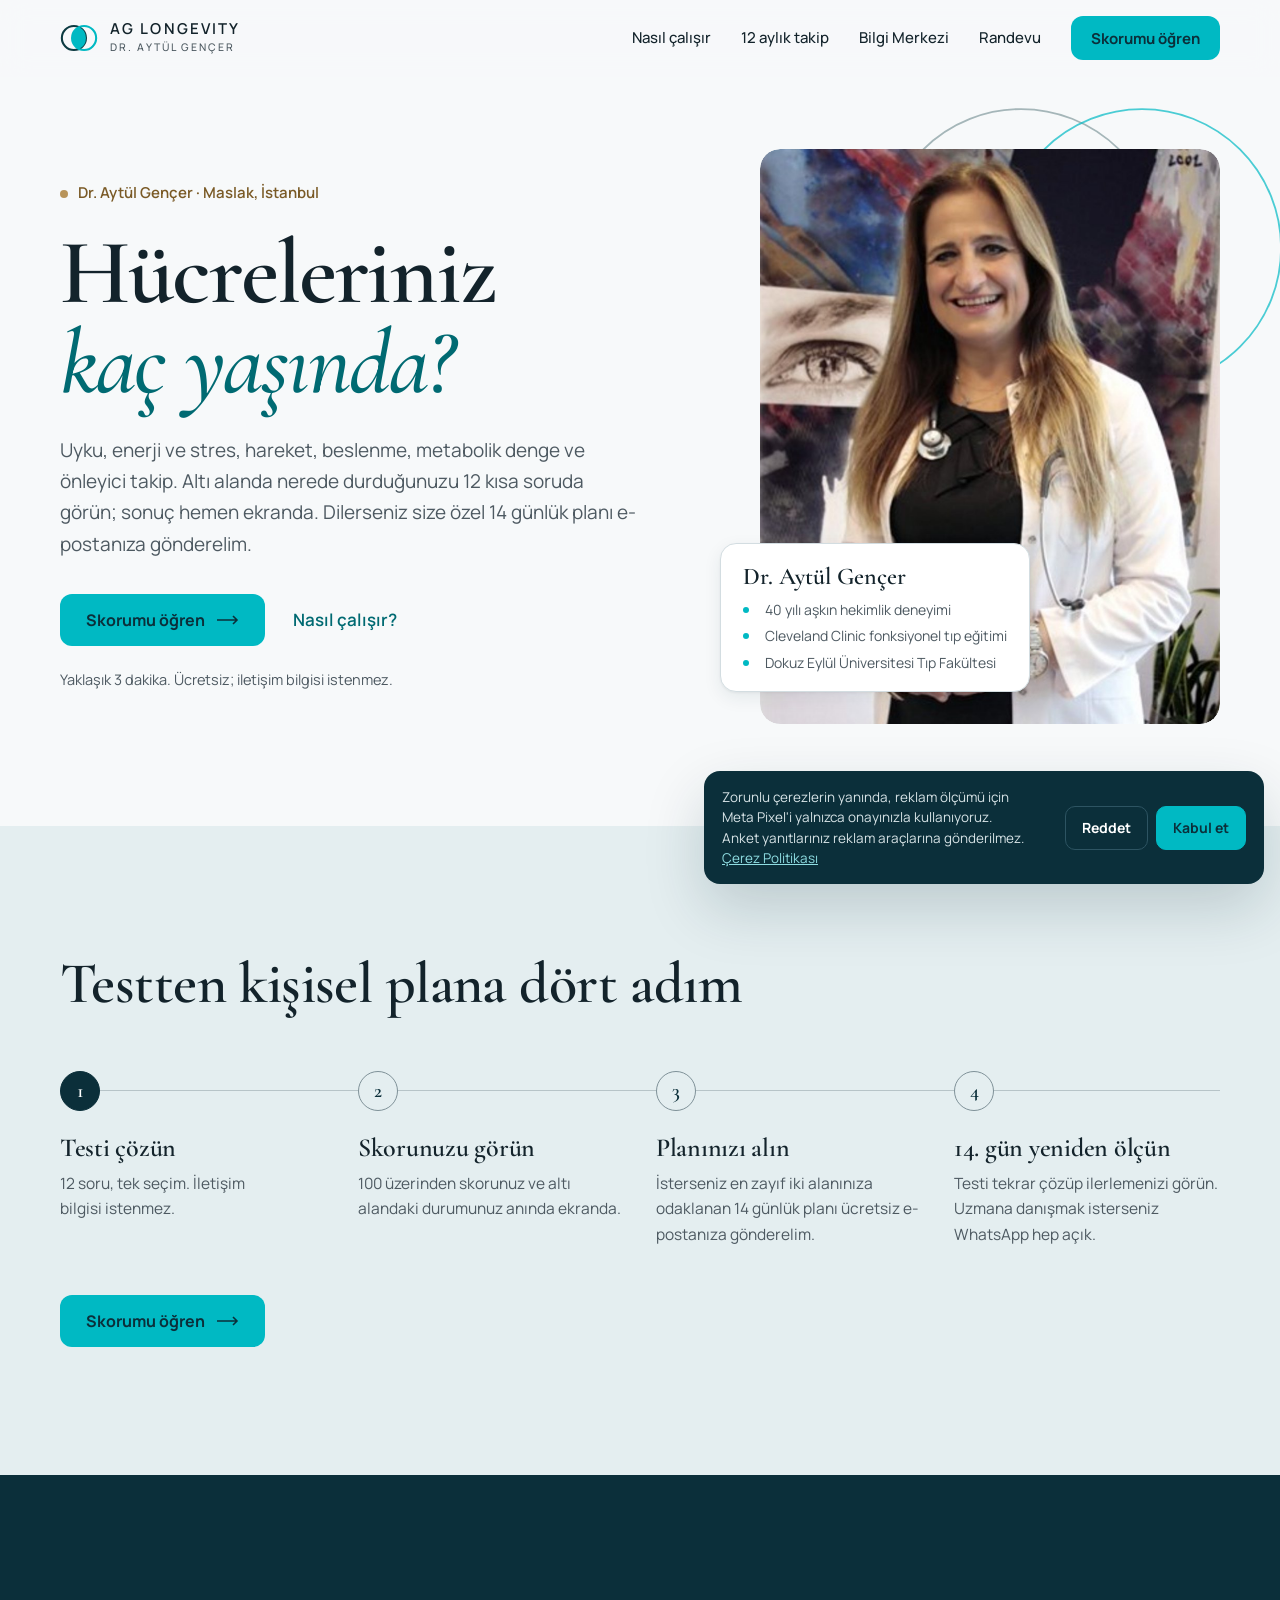
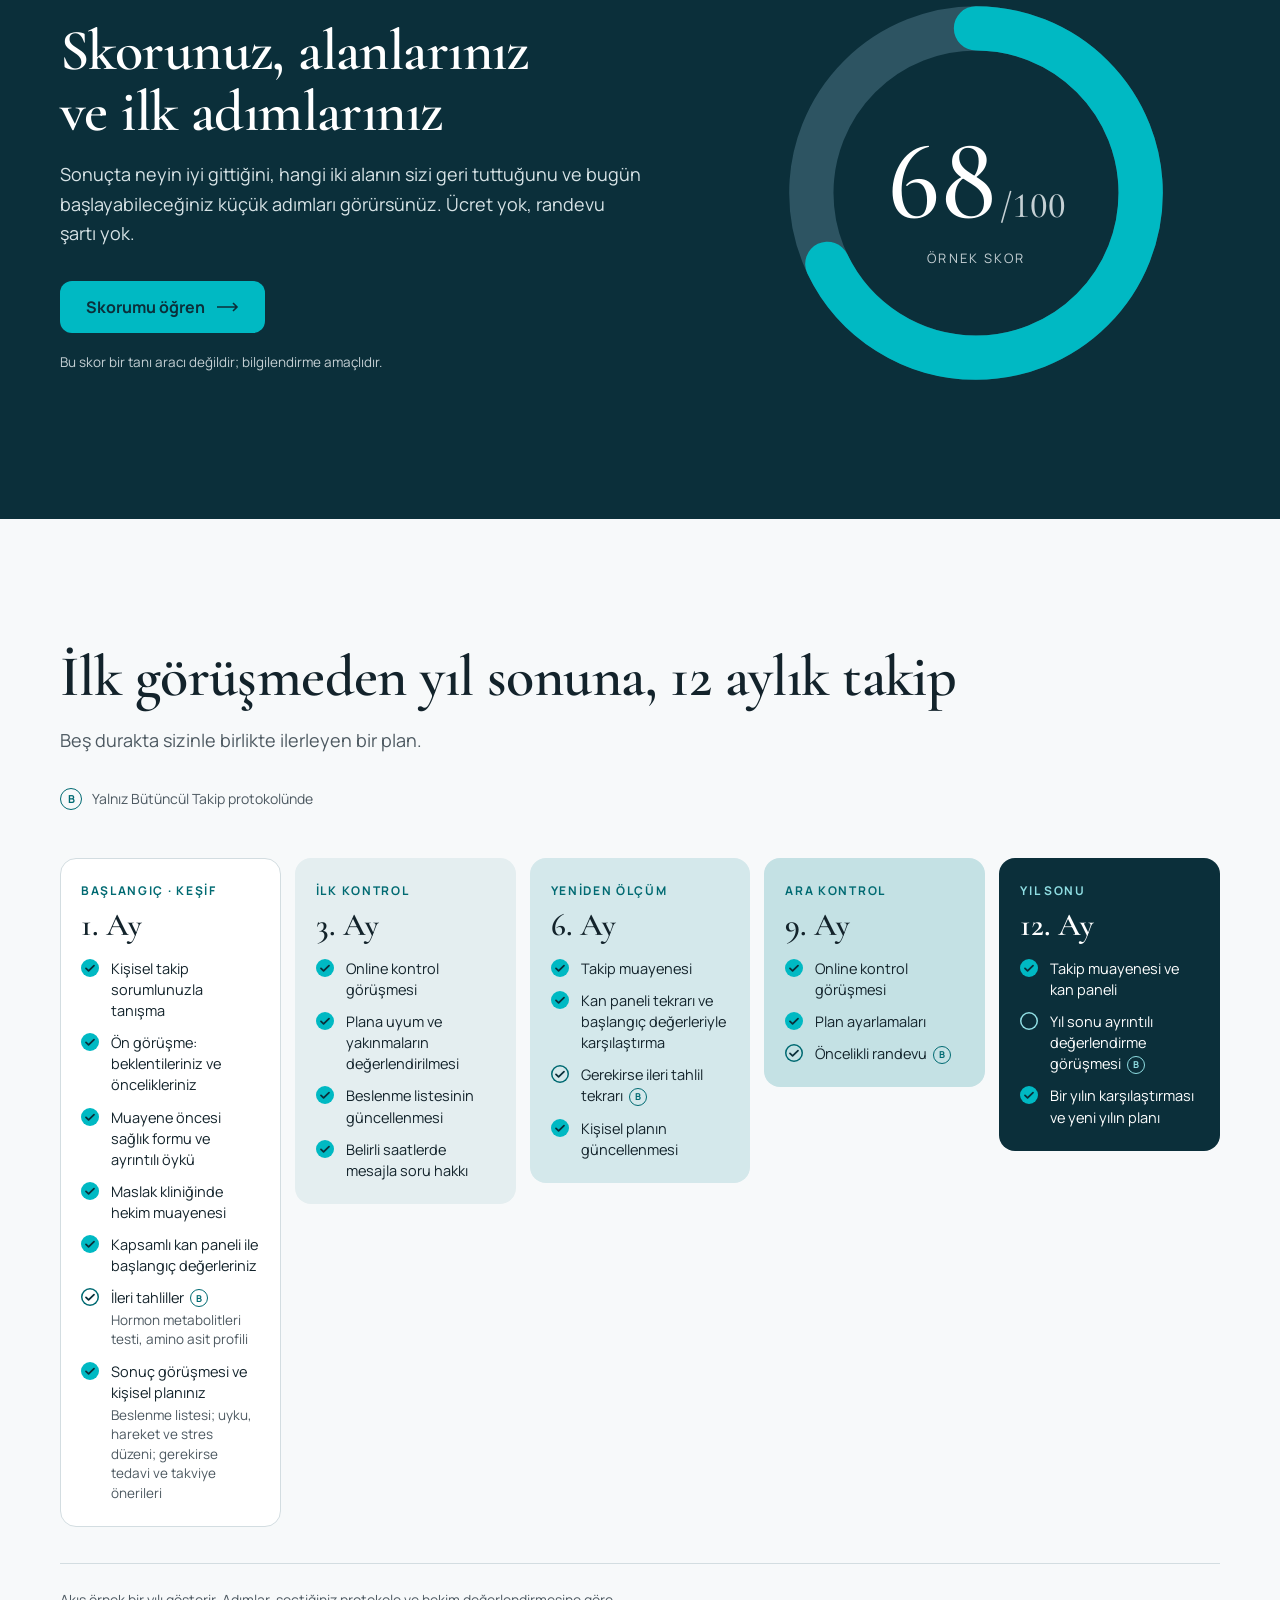
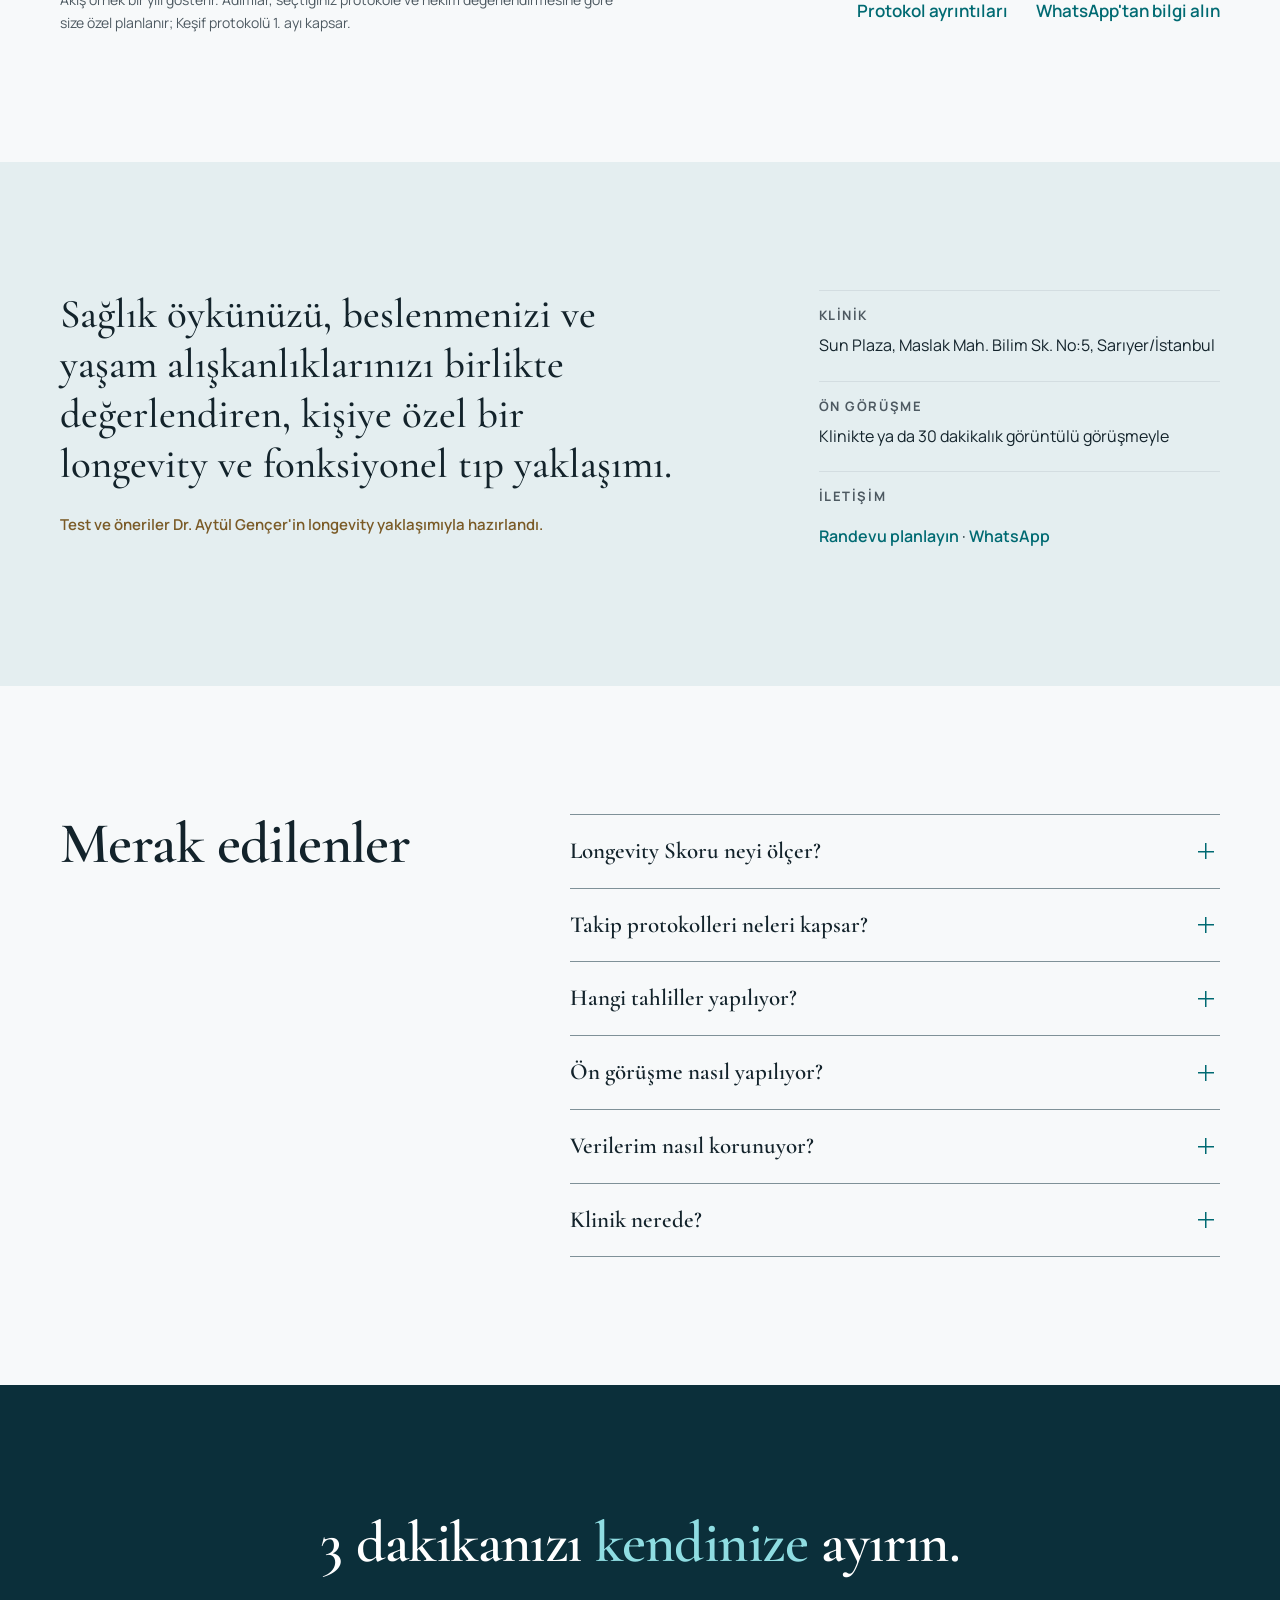
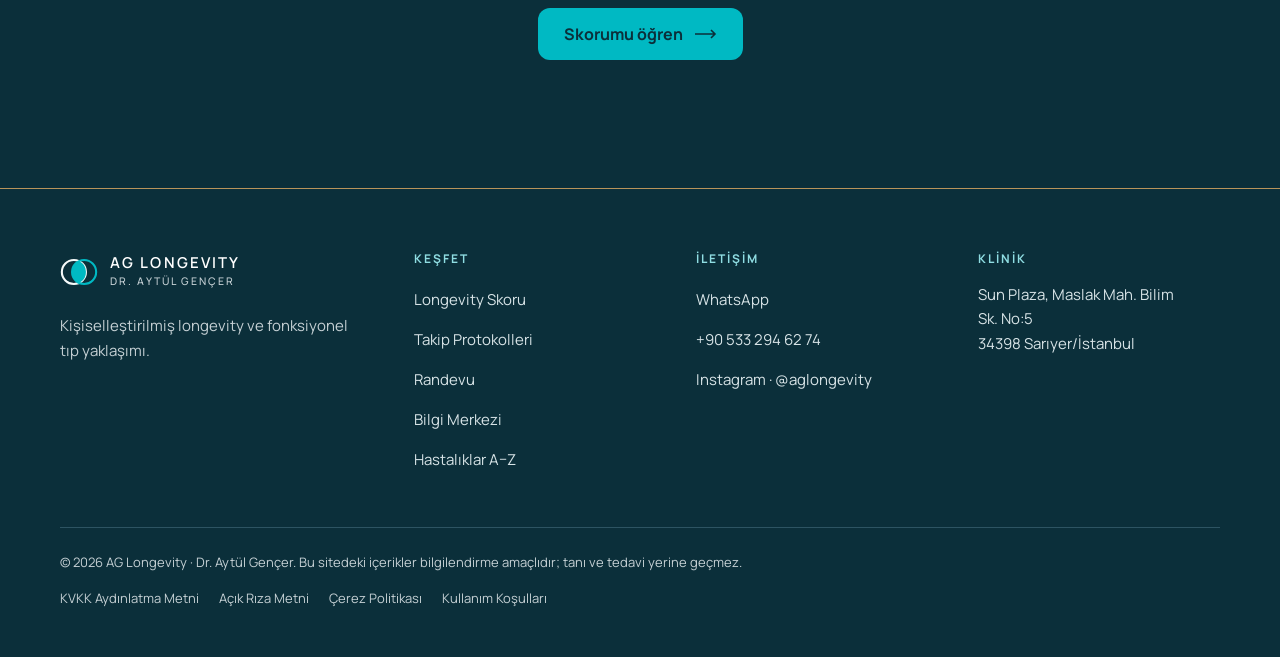
<file: demos/aglongevity-com/index.html>
<!doctype html>
<html lang="tr" data-type="service">
<head>
<meta charset="utf-8">
<meta name="viewport" content="width=device-width, initial-scale=1, viewport-fit=cover">
<title>AG Longevity · Dr. Aytül Gençer</title>
<meta name="description" content="Dr. Aytül Gençer'in Maslak kliniğinden ücretsiz Longevity Skoru: 12 soruda uyku, enerji, hareket, beslenme, metabolik denge ve önleyici takip.">
<meta name="page-type" content="service">
<meta name="site-kind" content="other">
<meta name="theme-color" content="#f7f9fa">
<link rel="icon" type="image/svg+xml" href="ag-logo.svg">
<link rel="preconnect" href="https://fonts.googleapis.com">
<link rel="preconnect" href="https://fonts.gstatic.com" crossorigin>
<link href="https://fonts.googleapis.com/css2?family=Cormorant+Garamond:ital,wght@0,500;0,600;1,500;1,600&family=Manrope:wght@400;500;600;700&display=swap" rel="stylesheet">
<style>
:root {
  /* AG Longevity tokens, unchanged from the live site */
  --zemin: #f7f9fa; --yuzey: #ffffff; --zemin-sis: #e4eef0; --sis-2: #d4e8eb; --sis-3: #c4e1e4;
  --murekkep: #13232b; --grafit: #4d5961;
  --turkuaz: #00b9c3; --turkuaz-hover: #2cc6cf; --turkuaz-metin: #006a72; --on-turkuaz: #0b2f3a;
  --petrol: #0b2f3a; --petrol-hover: #174552;
  --sampanya: #e9dfd0; --altin: #b8945a; --altin-metin: #7a5a26;
  --cizgi: #d3dde1; --cizgi-guclu: #7f9198;
  --k-grafit: #c5d0d4; --k-metin-ince: #d7e3e6; --k-turkuaz-metin: #8fdde2; --k-cizgi: #2d5462;

  --serif: "Cormorant Garamond", Georgia, serif;
  --sans: "Manrope", "Helvetica Neue", Arial, sans-serif;

  --icerik: 1160px;
  --gutter: clamp(20px, 5vw, 56px);
  --kose: 12px; --kose-kart: 16px; --kose-foto: 20px;
  --golge-1: 0 1px 2px rgba(11,47,58,.06), 0 1px 3px rgba(11,47,58,.05);
  --golge-2: 0 6px 18px rgba(11,47,58,.08), 0 1px 3px rgba(11,47,58,.06);
  --golge-3: 0 24px 60px rgba(11,47,58,.18);

  /* Motion: one easing family for the whole page */
  --ease-out: cubic-bezier(.23, 1, .32, 1);
  --ease-in-out: cubic-bezier(.77, 0, .175, 1);
  --odak: 2px solid var(--turkuaz-metin);
}

*, *::before, *::after { box-sizing: border-box; }
html {
  -webkit-text-size-adjust: 100%;
  -webkit-tap-highlight-color: transparent;
  scroll-padding-top: 88px;
  interpolate-size: allow-keywords;
}
body {
  margin: 0; background: var(--zemin); color: var(--murekkep);
  font: 400 17px/1.65 var(--sans);
  -webkit-font-smoothing: antialiased; text-rendering: optimizeLegibility;
}
img { display: block; max-width: 100%; }
a { color: inherit; }
h1, h2, h3 { font-family: var(--serif); font-weight: 600; letter-spacing: -.01em; margin: 0; text-wrap: balance; }
p { margin: 0; text-wrap: pretty; }
:focus-visible { outline: var(--odak); outline-offset: 3px; border-radius: 4px; }
.koyu :focus-visible { outline-color: var(--k-turkuaz-metin); }
.kap { width: 100%; max-width: calc(var(--icerik) + var(--gutter) * 2); margin: 0 auto; padding: 0 var(--gutter); }
.gizli { position: absolute; width: 1px; height: 1px; overflow: hidden; clip: rect(0 0 0 0); white-space: nowrap; }

/* Buttons and links */
a, button { touch-action: manipulation; }
.btn {
  display: inline-flex; align-items: center; justify-content: center; gap: 12px;
  min-height: 52px; padding: 0 26px; border-radius: var(--kose); border: 0;
  background: var(--turkuaz); color: var(--on-turkuaz);
  font: 700 16px/1 var(--sans); text-decoration: none; cursor: pointer;
  user-select: none; -webkit-user-select: none;
  transition: transform .16s var(--ease-out), background-color .2s ease, box-shadow .2s ease;
}
.btn svg { width: 22px; height: 10px; flex: none; transition: transform .3s var(--ease-out); }
.btn:active { transform: scale(.97); }
.metin-link {
  display: inline-flex; align-items: center; min-height: 44px;
  font-weight: 600; color: var(--turkuaz-metin); text-decoration: none;
  background: linear-gradient(currentColor, currentColor) 0 calc(100% - 10px) / 0 1.5px no-repeat;
  transition: background-size .3s var(--ease-out);
}
.koyu .metin-link { color: var(--k-turkuaz-metin); }
@media (hover: hover) and (pointer: fine) {
  .btn:hover { background: var(--turkuaz-hover); box-shadow: 0 8px 22px rgba(0,185,195,.28); }
  .btn:hover svg { transform: translateX(3px); }
  .metin-link:hover { background-size: 100% 1.5px; }
  .ust nav a:hover { color: var(--turkuaz-metin); }
  .alt a:hover { color: #fff; }
}

/* Header */
.ust {
  position: sticky; top: 0; z-index: 40;
  background: color-mix(in srgb, var(--zemin) 86%, transparent);
  backdrop-filter: saturate(1.4) blur(14px); -webkit-backdrop-filter: saturate(1.4) blur(14px);
  border-bottom: 1px solid transparent; transition: border-color .3s ease;
}
.ust.kaydi { border-bottom-color: var(--cizgi); }
.ust .kap { display: flex; align-items: center; justify-content: space-between; height: 76px; gap: 24px; }
.marka { display: flex; align-items: center; gap: 12px; text-decoration: none; }
.marka img { width: 38px; height: 38px; }
.marka b { display: block; font: 600 15px/1.1 var(--sans); letter-spacing: .14em; }
.marka small { display: block; font: 500 10.5px/1.4 var(--sans); letter-spacing: .2em; color: var(--grafit); margin-top: 3px; }
.ust nav { display: flex; align-items: center; gap: 30px; }
.ust nav a:not(.btn) { font-weight: 500; font-size: 15px; text-decoration: none; transition: color .2s ease; }
.ust nav .btn { min-height: 44px; padding: 0 20px; font-size: 15px; }
.menu-ac { display: none; }

/* Hero */
.kahraman { padding: clamp(32px, 6vw, 72px) 0 clamp(56px, 8vw, 104px); overflow: clip; }
.kahraman .kap { display: grid; grid-template-columns: minmax(0, 1.08fr) minmax(0, .92fr); gap: clamp(40px, 6vw, 88px); align-items: center; }
.imza { display: flex; align-items: center; gap: 10px; font-size: 15px; font-weight: 600; color: var(--altin-metin); margin-bottom: 22px; }
.imza::before { content: ""; width: 8px; height: 8px; border-radius: 50%; background: var(--altin); }
.kahraman h1 { font-size: clamp(48px, 7.2vw, 96px); line-height: .98; letter-spacing: -.02em; }
.kahraman h1 em { font-style: italic; font-weight: 500; color: var(--turkuaz-metin); white-space: nowrap; }
.kahraman .giris { font-size: clamp(17px, 1.5vw, 19px); color: var(--grafit); max-width: 34em; margin-top: 26px; }
.eylem { display: flex; flex-wrap: wrap; align-items: center; gap: 12px 28px; margin-top: 34px; }
.not { margin-top: 22px; font-size: 14.5px; color: var(--grafit); }

.portre { position: relative; justify-self: end; width: min(100%, 460px); }
.portre .halkalar { position: absolute; inset: -9% -16% auto auto; width: 92%; aspect-ratio: 1.4; pointer-events: none; z-index: 0; }
.portre .halkalar circle { fill: none; stroke-width: 1.2; }
.portre .cerceve {
  position: relative; z-index: 1; aspect-ratio: 4 / 5; border-radius: var(--kose-foto); overflow: hidden;
  background: var(--zemin-sis); box-shadow: var(--golge-3);
}
.portre .cerceve img { width: 100%; height: 100%; object-fit: cover; object-position: 50% 12%; }
.kimlik {
  position: absolute; z-index: 2; left: -40px; bottom: 32px; width: min(310px, 82%);
  background: var(--yuzey); border-radius: var(--kose-kart); padding: 20px 22px 18px;
  box-shadow: var(--golge-2); border: 1px solid var(--cizgi);
}
.kimlik strong { display: block; font: 600 24px/1.1 var(--serif); }
.kimlik ul { list-style: none; padding: 0; margin: 10px 0 0; display: grid; gap: 6px; font-size: 14px; color: var(--grafit); line-height: 1.45; }
.kimlik li { display: grid; grid-template-columns: 14px 1fr; gap: 8px; }
.kimlik li::before { content: ""; width: 6px; height: 6px; margin-top: 7px; border-radius: 50%; background: var(--turkuaz); }

/* Section rhythm */
.bolum { padding: clamp(72px, 10vw, 128px) 0; }
.bolum h2 { font-size: clamp(36px, 4.6vw, 58px); line-height: 1.04; }
.bolum .ozet { color: var(--grafit); font-size: 18px; max-width: 36em; margin-top: 18px; }
.sis { background: var(--zemin-sis); }

/* How it works */
.adimlar { list-style: none; padding: 0; margin: 56px 0 0; display: grid; grid-template-columns: repeat(4, 1fr); gap: 32px; counter-reset: adim; position: relative; }
.adimlar::before { content: ""; position: absolute; left: 0; right: 0; top: 19px; height: 1px; background: var(--cizgi-guclu); opacity: .45; }
.adimlar li { counter-increment: adim; position: relative; }
.adimlar li::before {
  content: counter(adim); display: grid; place-items: center; width: 40px; height: 40px; border-radius: 50%;
  background: var(--zemin-sis); border: 1px solid var(--cizgi-guclu); font: 600 20px/1 var(--serif); color: var(--petrol);
  position: relative; margin-bottom: 22px;
}
.adimlar li:first-child::before { background: var(--petrol); color: #fff; border-color: var(--petrol); }
.adimlar h3 { font-size: 26px; line-height: 1.15; }
.adimlar p { margin-top: 8px; font-size: 15.5px; color: var(--grafit); }
.adimlar-alt { margin-top: 48px; }

/* Score block: the page's dealt moment */
.koyu { background: var(--petrol); color: #fff; }
.skor .kap { display: grid; grid-template-columns: 1.1fr .9fr; gap: clamp(40px, 6vw, 96px); align-items: center; }
.skor h2 { color: #fff; }
.skor .ozet { color: var(--k-metin-ince); }
.skor .eylem { margin-top: 32px; }
.skor .uyari { margin-top: 18px; font-size: 13.5px; color: var(--k-grafit); }
.halka { position: relative; width: min(100%, 380px); justify-self: center; aspect-ratio: 1; }
.halka svg { width: 100%; height: 100%; transform: rotate(-90deg); }
.halka circle { fill: none; stroke-width: 14; }
.halka .iz { stroke: var(--k-cizgi); }
.halka .dolu { stroke: var(--turkuaz); stroke-linecap: round; stroke-dasharray: 100 100; stroke-dashoffset: 32; }
.halka .orta { position: absolute; inset: 0; display: grid; place-content: center; text-align: center; }
.halka .sayi { font: 500 clamp(76px, 9vw, 112px)/1 var(--serif); font-variant-numeric: lining-nums tabular-nums; }
.halka .sayi small { font-size: .32em; color: var(--k-grafit); margin-left: 4px; }
.halka .etiket { margin-top: 10px; font-size: 13px; letter-spacing: .16em; color: var(--k-grafit); }

/* 12-month plan */
.yil-ust { display: flex; justify-content: space-between; align-items: end; gap: 32px; flex-wrap: wrap; }
.lejant { display: inline-flex; align-items: center; gap: 10px; font-size: 14px; color: var(--grafit); }
.b-rozet { display: inline-grid; place-items: center; width: 22px; height: 22px; border-radius: 50%; border: 1.5px solid var(--turkuaz-metin); font: 700 11px/1 var(--sans); color: var(--turkuaz-metin); flex: none; }
.duraklar { display: grid; grid-template-columns: repeat(5, 1fr); gap: 14px; margin-top: 48px; align-items: start; }
.durak { border-radius: var(--kose-kart); background: var(--yuzey); border: 1px solid var(--cizgi); }
.durak:nth-child(2) { background: var(--zemin-sis); border-color: transparent; }
.durak:nth-child(3) { background: var(--sis-2); border-color: transparent; }
.durak:nth-child(4) { background: var(--sis-3); border-color: transparent; }
.durak:nth-child(5) { background: var(--petrol); color: #fff; border-color: transparent; }
.durak summary { list-style: none; cursor: default; padding: 22px 20px 0; display: flex; justify-content: space-between; align-items: start; gap: 12px; }
.durak summary::-webkit-details-marker { display: none; }
.durak .evre { display: block; font-size: 12px; font-weight: 700; letter-spacing: .14em; color: var(--turkuaz-metin); }
.durak:nth-child(5) .evre { color: var(--k-turkuaz-metin); }
.durak .ay { display: block; font: 600 32px/1.1 var(--serif); margin-top: 6px; }
.durak .ac { display: none; }
.durak ul { list-style: none; margin: 0; padding: 16px 20px 22px; display: grid; gap: 11px; font-size: 14.5px; line-height: 1.45; }
.durak li { display: grid; grid-template-columns: 20px 1fr; gap: 10px; }
.durak li::before { content: ""; width: 18px; height: 18px; margin-top: 1px; border-radius: 50%; background: var(--turkuaz) url("data:image/svg+xml,%3Csvg xmlns='http://www.w3.org/2000/svg' viewBox='0 0 18 18'%3E%3Cpath d='M5 9.4l2.6 2.5L13 6.6' fill='none' stroke='%230b2f3a' stroke-width='1.8' stroke-linecap='round' stroke-linejoin='round'/%3E%3C/svg%3E") center / 18px no-repeat; }
.durak li.b::before { background-color: transparent; box-shadow: inset 0 0 0 1.5px var(--turkuaz-metin); }
.durak:nth-child(5) li.b::before { box-shadow: inset 0 0 0 1.5px var(--k-turkuaz-metin); }
.durak li small { display: block; color: var(--grafit); font-size: 13.5px; margin-top: 3px; }
.durak li .b-rozet { width: 18px; height: 18px; font-size: 9.5px; display: inline-grid; vertical-align: 1px; margin-left: 6px; }
.durak:nth-child(5) .b-rozet { border-color: var(--k-turkuaz-metin); color: var(--k-turkuaz-metin); }
.yil-alt { margin-top: 36px; padding-top: 24px; border-top: 1px solid var(--cizgi); display: flex; flex-wrap: wrap; align-items: center; justify-content: space-between; gap: 20px 32px; }
.yil-alt p { font-size: 14px; color: var(--grafit); max-width: 40em; }
.yil-alt .linkler { display: flex; flex-wrap: wrap; gap: 4px 28px; align-items: center; }

/* Doctor */
.hekim .kap { display: grid; grid-template-columns: 1.25fr .75fr; gap: clamp(40px, 7vw, 112px); align-items: start; }
.beyan p:first-child { font: 500 clamp(28px, 3.2vw, 42px)/1.22 var(--serif); text-wrap: balance; }
.beyan .kaynak { margin-top: 24px; font: 600 15px/1.5 var(--sans); color: var(--altin-metin); }
.olgular { margin: 0; display: grid; gap: 22px; }
.olgular div { border-top: 1px solid var(--cizgi); padding-top: 14px; }
.olgular dt { font-size: 13px; font-weight: 700; letter-spacing: .12em; color: var(--grafit); }
.olgular dd { margin: 6px 0 0; font-size: 16px; }
.olgular a { text-decoration: none; font-weight: 600; }

/* FAQ */
.sss .kap { display: grid; grid-template-columns: .8fr 1.2fr; gap: clamp(32px, 6vw, 96px); align-items: start; }
.sss-liste { border-top: 1px solid var(--cizgi-guclu); }
.sss details { border-bottom: 1px solid var(--cizgi-guclu); }
.sss summary {
  list-style: none; cursor: pointer; position: relative; padding: 22px 48px 22px 0;
  font: 600 23px/1.25 var(--serif); min-height: 44px;
}
.sss summary::-webkit-details-marker { display: none; }
.sss summary::after {
  content: ""; position: absolute; right: 6px; top: 50%; width: 16px; height: 16px; margin-top: -8px;
  background: linear-gradient(var(--turkuaz-metin), var(--turkuaz-metin)) center / 16px 1.5px no-repeat,
              linear-gradient(var(--turkuaz-metin), var(--turkuaz-metin)) center / 1.5px 16px no-repeat;
  transition: transform .3s var(--ease-out);
}
.sss details[open] summary::after { transform: rotate(45deg); }
.sss details p { padding: 0 48px 24px 0; color: var(--grafit); font-size: 16px; }

/* Final call */
.son { text-align: center; }
.son h2 { color: #fff; }
.son h2 em { font-style: normal; color: var(--k-turkuaz-metin); }
.son .eylem { justify-content: center; }

/* Footer */
.alt { background: var(--petrol); color: var(--k-metin-ince); border-top: 1px solid var(--altin); padding: 64px 0 40px; font-size: 15px; }
.alt .izgara { display: grid; grid-template-columns: 1.3fr 1fr 1fr 1fr; gap: 40px; }
.alt h3 { font: 700 12px/1 var(--sans); letter-spacing: .16em; color: var(--k-turkuaz-metin); margin-bottom: 18px; }
.alt ul { list-style: none; margin: 0; padding: 0; display: grid; gap: 4px; }
.alt a { text-decoration: none; display: inline-flex; min-height: 36px; align-items: center; transition: color .2s ease; }
.alt .marka b { color: #fff; } .alt .marka small { color: var(--k-grafit); }
.alt .tanim { margin-top: 16px; max-width: 26em; color: var(--k-grafit); }
.alt .yasal { margin-top: 48px; padding-top: 24px; border-top: 1px solid var(--k-cizgi); font-size: 13px; color: var(--k-grafit); display: flex; flex-wrap: wrap; gap: 8px 24px; justify-content: space-between; }
.alt .yasal nav { display: flex; flex-wrap: wrap; gap: 0 20px; }

/* Cookie bar: compact, never over the hero's call to action */
.cerez {
  position: fixed; z-index: 60; left: 16px; right: 16px; bottom: calc(16px + env(safe-area-inset-bottom));
  max-width: 560px; margin-left: auto;
  background: var(--petrol); color: var(--k-metin-ince); border-radius: var(--kose-kart);
  padding: 16px 18px; box-shadow: var(--golge-3);
  display: flex; align-items: center; gap: 16px; font-size: 13.5px; line-height: 1.5;
  transition: transform .35s var(--ease-out), opacity .25s ease;
}
.cerez a { color: var(--k-turkuaz-metin); }
.cerez .dugmeler { display: flex; gap: 8px; flex: none; }
.cerez button { min-height: 44px; padding: 0 16px; border-radius: 10px; font: 700 14px/1 var(--sans); cursor: pointer; border: 1px solid var(--k-cizgi); background: transparent; color: #fff; transition: transform .16s var(--ease-out); }
.cerez button.kabul { background: var(--turkuaz); border-color: var(--turkuaz); color: var(--on-turkuaz); }
.cerez button:active { transform: scale(.97); }
.cerez.kapali { transform: translateY(calc(100% + 32px)); opacity: 0; pointer-events: none; }

/* Mobile sticky action, appears after the hero */
.yapiskan { display: none; }

/* ---------- Tablet and phone ---------- */
@media (max-width: 900px) {
  .ust nav { display: none; }
  .menu-ac {
    display: grid; place-items: center; width: 44px; height: 44px; border: 0; background: transparent; cursor: pointer; margin-right: -10px;
  }
  .menu-ac span, .menu-ac span::before { display: block; width: 22px; height: 1.5px; background: var(--murekkep); position: relative; transition: transform .25s var(--ease-out); }
  .menu-ac span::before { content: ""; position: absolute; top: 7px; }
  .menu-ac span { transform: translateY(-3.5px); }
  .ust.acik nav {
    display: flex; flex-direction: column; align-items: stretch; gap: 0;
    position: absolute; left: 0; right: 0; top: 76px; padding: 8px var(--gutter) 24px;
    background: var(--zemin); border-bottom: 1px solid var(--cizgi); box-shadow: var(--golge-2);
  }
  .ust.acik nav a:not(.btn) { min-height: 52px; display: flex; align-items: center; font-size: 17px; border-bottom: 1px solid var(--cizgi); }
  .ust.acik nav .btn { margin-top: 18px; min-height: 52px; }

  .kahraman .kap { grid-template-columns: 1fr; }
  .portre { justify-self: start; width: min(100%, 420px); margin-top: 8px; }
  .kimlik { left: auto; right: -12px; bottom: -28px; }
  .skor .kap, .hekim .kap, .sss .kap { grid-template-columns: 1fr; }
  .halka { width: min(72%, 300px); }
  .adimlar { grid-template-columns: 1fr 1fr; row-gap: 40px; }
  .adimlar::before { display: none; }

  .duraklar { grid-template-columns: 1fr; gap: 10px; }
  .durak summary { cursor: pointer; padding: 18px 20px; align-items: center; min-height: 64px; }
  .durak[open] summary { padding-bottom: 0; }
  .durak .ay { font-size: 28px; }
  .durak .ac { display: grid; place-items: center; width: 40px; height: 40px; border-radius: 50%; border: 1px solid currentColor; opacity: .7; transition: transform .3s var(--ease-out); flex: none; }
  .durak .ac::before { content: ""; width: 8px; height: 8px; border-right: 1.5px solid currentColor; border-bottom: 1.5px solid currentColor; transform: translateY(-2px) rotate(45deg); }
  .durak[open] .ac { transform: rotate(180deg); }
  .alt .izgara { grid-template-columns: 1fr 1fr; }
}

@media (max-width: 560px) {
  body { font-size: 16.5px; }
  .ust .kap { height: 64px; }
  .ust.acik nav { top: 64px; }
  .marka img { width: 34px; height: 34px; }
  .kahraman { padding-top: 20px; }
  .kahraman h1 { font-size: clamp(44px, 13vw, 56px); }
  .kahraman h1 em { display: block; }
  .kahraman .giris { margin-top: 18px; }
  .eylem { margin-top: 26px; }
  .eylem .btn { flex: 1 1 100%; }
  .not { margin-top: 14px; }
  .portre { width: 100%; margin-top: 16px; }
  .portre .cerceve { aspect-ratio: 5 / 5.4; }
  .portre .halkalar { display: none; }
  .kimlik { position: relative; left: 0; right: 0; bottom: 0; width: auto; margin: -56px 14px 0; }
  .bolum { padding: 64px 0; }
  .bolum h2 { font-size: clamp(32px, 9vw, 40px); }
  .bolum .ozet { font-size: 16.5px; }
  .adimlar { grid-template-columns: 1fr; gap: 0; margin-top: 36px; }
  .adimlar li { display: grid; grid-template-columns: 40px 1fr; column-gap: 18px; padding-bottom: 26px; }
  .adimlar li::before { grid-row: span 2; margin: 0; }
  .adimlar li:not(:last-child)::after { content: ""; position: absolute; left: 19.5px; top: 46px; bottom: 6px; width: 1px; background: var(--cizgi-guclu); opacity: .45; }
  .adimlar h3 { font-size: 23px; align-self: center; }
  .adimlar-alt { margin-top: 18px; }
  .skor .kap { gap: 40px; }
  .halka { width: 220px; order: -1; justify-self: start; }
  .yil-alt { flex-direction: column; align-items: flex-start; }
  .sss summary { font-size: 20px; padding: 18px 40px 18px 0; }
  .alt .izgara { grid-template-columns: 1fr; gap: 32px; }
  .alt a { min-height: 44px; }
  .marka { min-height: 44px; }
  .cerez { left: 12px; right: 12px; flex-direction: column; align-items: stretch; gap: 12px; padding: 14px 16px 16px; }
  .cerez .dugmeler button { flex: 1; }

  .yapiskan {
    display: flex; position: fixed; z-index: 50; left: 0; right: 0; bottom: 0;
    padding: 12px 16px calc(12px + env(safe-area-inset-bottom));
    background: color-mix(in srgb, var(--zemin) 92%, transparent);
    backdrop-filter: blur(12px); -webkit-backdrop-filter: blur(12px);
    border-top: 1px solid var(--cizgi);
    transform: translateY(105%); transition: transform .35s var(--ease-out);
  }
  .yapiskan .btn { flex: 1; }
  .yapiskan.gorunur { transform: none; }
  body.yapiskan-acik { padding-bottom: 80px; }
}

/* ---------- Motion (only when the visitor allows it) ---------- */
@media (prefers-reduced-motion: no-preference) {
  html { scroll-behavior: smooth; }

  /* Hero entrance: once per visit, 0.5–0.9s steps about 100ms apart */
  .js [data-enter] { animation: gir .6s var(--ease-out) both; animation-delay: var(--d, 0ms); }
  @keyframes gir { from { opacity: 0; transform: translateY(var(--y, 12px)); } }
  .js .portre .cerceve { animation: perde .95s var(--ease-out) 120ms both; }
  .js .portre .cerceve img { animation: yakin 1.4s var(--ease-out) 120ms both; }
  @keyframes perde { from { clip-path: inset(7% 7% 7% 7% round 28px); opacity: 0; } to { clip-path: inset(0 round var(--kose-foto)); opacity: 1; } }
  @keyframes yakin { from { transform: scale(1.06); } }
  .js .portre .halkalar circle { stroke-dasharray: 1; stroke-dashoffset: 1; animation: ciz 1.6s var(--ease-in-out) 300ms forwards; }
  .js .portre .halkalar circle + circle { animation-delay: 450ms; }
  @keyframes ciz { to { stroke-dashoffset: 0; } }

  /* Score ring fills once when it is on screen */
  .js .halka .dolu { stroke-dashoffset: 100; transition: stroke-dashoffset 1.6s var(--ease-out); }
  .js .halka.dolsun .dolu { stroke-dashoffset: 32; }

  /* FAQ and plan panels open smoothly */
  .sss details::details-content, .durak::details-content {
    block-size: 0; overflow: hidden;
    transition: block-size .32s var(--ease-out), content-visibility .32s allow-discrete;
  }
  .sss details[open]::details-content, .durak[open]::details-content { block-size: auto; }

  .menu-ac span, .menu-ac span::before { transition: transform .25s var(--ease-out); }
}
.ust.acik .menu-ac span { transform: rotate(45deg); }
.ust.acik .menu-ac span::before { transform: translateY(-7px) rotate(-90deg); }
</style>
</head>
<body>
<script>document.documentElement.classList.add('js')</script>

<header class="ust" id="ust">
  <div class="kap">
    <a class="marka" href="#" aria-label="AG Longevity ana sayfa">
      <img src="ag-logo.svg" alt="" width="38" height="38">
      <span><b>AG LONGEVITY</b><small>DR. AYTÜL GENÇER</small></span>
    </a>
    <button class="menu-ac" aria-expanded="false" aria-controls="ana-menu" aria-label="Menüyü aç"><span></span></button>
    <nav id="ana-menu" aria-label="Ana menü">
      <a href="#nasil">Nasıl çalışır</a>
      <a href="#yolculuk">12 aylık takip</a>
      <a href="https://www.aglongevity.com/blog.html">Bilgi Merkezi</a>
      <a href="https://www.draytulgencer.com/randevu.html">Randevu</a>
      <a class="btn" href="https://www.aglongevity.com/skor.html">Skorumu öğren</a>
    </nav>
  </div>
</header>

<main>
  <section class="kahraman" id="kahraman">
    <div class="kap">
      <div>
        <p class="imza" data-enter style="--d:0ms">Dr. Aytül Gençer · Maslak, İstanbul</p>
        <h1 data-enter style="--d:80ms">Hücreleriniz <em>kaç yaşında?</em></h1>
        <p class="giris" data-enter style="--d:180ms">Uyku, enerji ve stres, hareket, beslenme, metabolik denge ve önleyici takip. Altı alanda nerede durduğunuzu 12 kısa soruda görün; sonuç hemen ekranda. Dilerseniz size özel 14 günlük planı e-postanıza gönderelim.</p>
        <div class="eylem" data-enter style="--d:260ms">
          <a class="btn" href="https://www.aglongevity.com/skor.html">Skorumu öğren
            <svg viewBox="0 0 22 10" aria-hidden="true"><path d="M0 5h20M16 1l4 4-4 4" fill="none" stroke="currentColor" stroke-width="1.6"/></svg></a>
          <a class="metin-link" href="#nasil">Nasıl çalışır?</a>
        </div>
        <p class="not" data-enter style="--d:320ms">Yaklaşık 3 dakika. Ücretsiz; iletişim bilgisi istenmez.</p>
      </div>

      <figure class="portre" style="margin:0">
        <svg class="halkalar" viewBox="0 0 280 200" aria-hidden="true">
          <circle cx="100" cy="100" r="92" pathLength="1" stroke="#0c3a41" opacity=".35"/>
          <circle cx="180" cy="100" r="92" pathLength="1" stroke="#00b9c3" opacity=".7"/>
        </svg>
        <div class="cerceve">
          <img src="dr-aytul-gencer.jpg" alt="Dr. Aytül Gençer, beyaz önlüğüyle kliniğinde" width="900" height="1100" fetchpriority="high">
        </div>
        <div class="kimlik" data-enter style="--d:520ms; --y:8px">
          <strong>Dr. Aytül Gençer</strong>
          <ul>
            <li>40 yılı aşkın hekimlik deneyimi</li>
            <li>Cleveland Clinic fonksiyonel tıp eğitimi</li>
            <li>Dokuz Eylül Üniversitesi Tıp Fakültesi</li>
          </ul>
        </div>
      </figure>
    </div>
  </section>

  <section class="bolum sis" id="nasil" aria-labelledby="nasil-b">
    <div class="kap">
      <h2 id="nasil-b">Testten kişisel plana dört adım</h2>
      <ol class="adimlar">
        <li><h3>Testi çözün</h3><p>12 soru, tek seçim. İletişim bilgisi istenmez.</p></li>
        <li><h3>Skorunuzu görün</h3><p>100 üzerinden skorunuz ve altı alandaki durumunuz anında ekranda.</p></li>
        <li><h3>Planınızı alın</h3><p>İsterseniz en zayıf iki alanınıza odaklanan 14 günlük planı ücretsiz e-postanıza gönderelim.</p></li>
        <li><h3>14. gün yeniden ölçün</h3><p>Testi tekrar çözüp ilerlemenizi görün. Uzmana danışmak isterseniz WhatsApp hep açık.</p></li>
      </ol>
      <div class="adimlar-alt">
        <a class="btn" href="https://www.aglongevity.com/skor.html">Skorumu öğren
          <svg viewBox="0 0 22 10" aria-hidden="true"><path d="M0 5h20M16 1l4 4-4 4" fill="none" stroke="currentColor" stroke-width="1.6"/></svg></a>
      </div>
    </div>
  </section>

  <section class="bolum koyu skor" aria-labelledby="skor-b">
    <div class="kap">
      <div>
        <h2 id="skor-b">Skorunuz, alanlarınız ve ilk adımlarınız</h2>
        <p class="ozet">Sonuçta neyin iyi gittiğini, hangi iki alanın sizi geri tuttuğunu ve bugün başlayabileceğiniz küçük adımları görürsünüz. Ücret yok, randevu şartı yok.</p>
        <div class="eylem">
          <a class="btn" href="https://www.aglongevity.com/skor.html">Skorumu öğren
            <svg viewBox="0 0 22 10" aria-hidden="true"><path d="M0 5h20M16 1l4 4-4 4" fill="none" stroke="currentColor" stroke-width="1.6"/></svg></a>
        </div>
        <p class="uyari">Bu skor bir tanı aracı değildir; bilgilendirme amaçlıdır.</p>
      </div>
      <div class="halka" id="halka" role="img" aria-label="Örnek skor: 100 üzerinden 68">
        <svg viewBox="0 0 120 120" aria-hidden="true">
          <circle class="iz" cx="60" cy="60" r="52" pathLength="100"/>
          <circle class="dolu" cx="60" cy="60" r="52" pathLength="100"/>
        </svg>
        <div class="orta" aria-hidden="true">
          <span class="sayi"><span id="sayi">68</span><small>/100</small></span>
          <span class="etiket">ÖRNEK SKOR</span>
        </div>
      </div>
    </div>
  </section>

  <section class="bolum" id="yolculuk" aria-labelledby="yil-b">
    <div class="kap">
      <div class="yil-ust">
        <div>
          <h2 id="yil-b">İlk görüşmeden yıl sonuna, 12 aylık takip</h2>
          <p class="ozet">Beş durakta sizinle birlikte ilerleyen bir plan.</p>
        </div>
        <span class="lejant"><span class="b-rozet" aria-hidden="true">B</span> Yalnız Bütüncül Takip protokolünde</span>
      </div>

      <div class="duraklar">
        <details class="durak" open>
          <summary><span><span class="evre">BAŞLANGIÇ · KEŞİF</span><span class="ay">1. Ay</span></span><span class="ac" aria-hidden="true"></span></summary>
          <ul>
            <li>Kişisel takip sorumlunuzla tanışma</li>
            <li>Ön görüşme: beklentileriniz ve öncelikleriniz</li>
            <li>Muayene öncesi sağlık formu ve ayrıntılı öykü</li>
            <li>Maslak kliniğinde hekim muayenesi</li>
            <li>Kapsamlı kan paneli ile başlangıç değerleriniz</li>
            <li class="b"><span>İleri tahliller<span class="b-rozet" aria-label="Yalnız Bütüncül Takip">B</span><small>Hormon metabolitleri testi, amino asit profili</small></span></li>
            <li><span>Sonuç görüşmesi ve kişisel planınız<small>Beslenme listesi; uyku, hareket ve stres düzeni; gerekirse tedavi ve takviye önerileri</small></span></li>
          </ul>
        </details>
        <details class="durak">
          <summary><span><span class="evre">İLK KONTROL</span><span class="ay">3. Ay</span></span><span class="ac" aria-hidden="true"></span></summary>
          <ul>
            <li>Online kontrol görüşmesi</li>
            <li>Plana uyum ve yakınmaların değerlendirilmesi</li>
            <li>Beslenme listesinin güncellenmesi</li>
            <li>Belirli saatlerde mesajla soru hakkı</li>
          </ul>
        </details>
        <details class="durak">
          <summary><span><span class="evre">YENİDEN ÖLÇÜM</span><span class="ay">6. Ay</span></span><span class="ac" aria-hidden="true"></span></summary>
          <ul>
            <li>Takip muayenesi</li>
            <li>Kan paneli tekrarı ve başlangıç değerleriyle karşılaştırma</li>
            <li class="b"><span>Gerekirse ileri tahlil tekrarı<span class="b-rozet" aria-label="Yalnız Bütüncül Takip">B</span></span></li>
            <li>Kişisel planın güncellenmesi</li>
          </ul>
        </details>
        <details class="durak">
          <summary><span><span class="evre">ARA KONTROL</span><span class="ay">9. Ay</span></span><span class="ac" aria-hidden="true"></span></summary>
          <ul>
            <li>Online kontrol görüşmesi</li>
            <li>Plan ayarlamaları</li>
            <li class="b"><span>Öncelikli randevu<span class="b-rozet" aria-label="Yalnız Bütüncül Takip">B</span></span></li>
          </ul>
        </details>
        <details class="durak">
          <summary><span><span class="evre">YIL SONU</span><span class="ay">12. Ay</span></span><span class="ac" aria-hidden="true"></span></summary>
          <ul>
            <li>Takip muayenesi ve kan paneli</li>
            <li class="b"><span>Yıl sonu ayrıntılı değerlendirme görüşmesi<span class="b-rozet" aria-label="Yalnız Bütüncül Takip">B</span></span></li>
            <li>Bir yılın karşılaştırması ve yeni yılın planı</li>
          </ul>
        </details>
      </div>

      <div class="yil-alt">
        <p>Akış örnek bir yılı gösterir. Adımlar, seçtiğiniz protokole ve hekim değerlendirmesine göre size özel planlanır; Keşif protokolü 1. ayı kapsar.</p>
        <div class="linkler">
          <a class="metin-link" href="https://www.draytulgencer.com/hizmetler.html#protokoller">Protokol ayrıntıları</a>
          <a class="metin-link" href="https://wa.me/905332946274?text=Merhaba%2C%2012%20ayl%C4%B1k%20takip%20hakk%C4%B1nda%20bilgi%20almak%20istiyorum.">WhatsApp'tan bilgi alın</a>
        </div>
      </div>
    </div>
  </section>

  <section class="bolum sis hekim" aria-labelledby="hekim-b">
    <h2 id="hekim-b" class="gizli">Hekiminiz</h2>
    <div class="kap">
      <div class="beyan">
        <p>Sağlık öykünüzü, beslenmenizi ve yaşam alışkanlıklarınızı birlikte değerlendiren, kişiye özel bir longevity ve fonksiyonel tıp yaklaşımı.</p>
        <p class="kaynak">Test ve öneriler Dr. Aytül Gençer'in longevity yaklaşımıyla hazırlandı.</p>
      </div>
      <dl class="olgular">
        <div><dt>KLİNİK</dt><dd>Sun Plaza, Maslak Mah. Bilim Sk. No:5, Sarıyer/İstanbul</dd></div>
        <div><dt>ÖN GÖRÜŞME</dt><dd>Klinikte ya da 30 dakikalık görüntülü görüşmeyle</dd></div>
        <div><dt>İLETİŞİM</dt><dd><a class="metin-link" href="https://www.draytulgencer.com/randevu.html">Randevu planlayın</a> · <a class="metin-link" href="https://wa.me/905332946274">WhatsApp</a></dd></div>
      </dl>
    </div>
  </section>

  <section class="bolum sss" aria-labelledby="sss-b">
    <div class="kap">
      <h2 id="sss-b">Merak edilenler</h2>
      <div class="sss-liste">
        <details><summary>Longevity Skoru neyi ölçer?</summary><p>Uyku, enerji ve stres, hareket, beslenme, metabolik denge ve önleyici takip alanlarındaki alışkanlıklarınızı 100 üzerinden puanlar. Tanı aracı değildir; nereden başlayabileceğinizi gösterir.</p></details>
        <details><summary>Takip protokolleri neleri kapsar?</summary><p>Keşif başlangıç değerlendirmesini; Yıllık Takip ve Bütüncül Takip ise 12 ay boyunca 6 ayda bir muayene ve kan paneli tekrarını, 3 ayda bir online kontrolü kapsar.</p></details>
        <details><summary>Hangi tahliller yapılıyor?</summary><p>Kadın ve erkek için ayrı hazırlanmış, 40'ı aşkın testlik bir biyokimya paneliyle başlanır; gerekirse hormon metabolitleri testi ve amino asit profili eklenir.</p></details>
        <details><summary>Ön görüşme nasıl yapılıyor?</summary><p>30 dakikalık görüntülü bir görüşmedir. Skorunuz, şikâyetleriniz ve hedefleriniz konuşulur; size uygun protokol birlikte belirlenir.</p></details>
        <details><summary>Verilerim nasıl korunuyor?</summary><p>Yanıtlarınız yalnızca açık rızanızla, değerlendirme ve sizinle iletişim amacıyla işlenir. Ayrıntılar Aydınlatma Metni'nde yer alır.</p></details>
        <details><summary>Klinik nerede?</summary><p>Sun Plaza, Maslak Mah. Bilim Sk. No:5, 34398 Sarıyer/İstanbul. Ön görüşmeler online olarak da yapılabilir.</p></details>
      </div>
    </div>
  </section>

  <section class="bolum koyu son" id="son" aria-labelledby="son-b">
    <div class="kap">
      <h2 id="son-b">3 dakikanızı <em>kendinize</em> ayırın.</h2>
      <div class="eylem">
        <a class="btn" href="https://www.aglongevity.com/skor.html">Skorumu öğren
          <svg viewBox="0 0 22 10" aria-hidden="true"><path d="M0 5h20M16 1l4 4-4 4" fill="none" stroke="currentColor" stroke-width="1.6"/></svg></a>
      </div>
    </div>
  </section>
</main>

<footer class="alt">
  <div class="kap">
    <div class="izgara">
      <div>
        <a class="marka" href="#"><img src="ag-logo-acik.svg" alt="" width="38" height="38"><span><b>AG LONGEVITY</b><small>DR. AYTÜL GENÇER</small></span></a>
        <p class="tanim">Kişiselleştirilmiş longevity ve fonksiyonel tıp yaklaşımı.</p>
      </div>
      <div><h3>KEŞFET</h3><ul>
        <li><a href="https://www.aglongevity.com/skor.html">Longevity Skoru</a></li>
        <li><a href="https://www.draytulgencer.com/hizmetler.html#protokoller">Takip Protokolleri</a></li>
        <li><a href="https://www.draytulgencer.com/randevu.html">Randevu</a></li>
        <li><a href="https://www.aglongevity.com/blog.html">Bilgi Merkezi</a></li>
        <li><a href="https://www.aglongevity.com/hastaliklar.html">Hastalıklar A–Z</a></li>
      </ul></div>
      <div><h3>İLETİŞİM</h3><ul>
        <li><a href="https://wa.me/905332946274">WhatsApp</a></li>
        <li><a href="tel:+905332946274">+90 533 294 62 74</a></li>
        <li><a href="https://www.instagram.com/aglongevity">Instagram · @aglongevity</a></li>
      </ul></div>
      <div><h3>KLİNİK</h3><p>Sun Plaza, Maslak Mah. Bilim Sk. No:5<br>34398 Sarıyer/İstanbul</p></div>
    </div>
    <div class="yasal">
      <span>© 2026 AG Longevity · Dr. Aytül Gençer. Bu sitedeki içerikler bilgilendirme amaçlıdır; tanı ve tedavi yerine geçmez.</span>
      <nav aria-label="Yasal">
        <a href="https://www.aglongevity.com/aydinlatma.html">KVKK Aydınlatma Metni</a>
        <a href="https://www.aglongevity.com/acik-riza.html">Açık Rıza Metni</a>
        <a href="https://www.aglongevity.com/cerez-politikasi.html">Çerez Politikası</a>
        <a href="https://www.aglongevity.com/kullanim-kosullari.html">Kullanım Koşulları</a>
      </nav>
    </div>
  </div>
</footer>

<div class="cerez" id="cerez" role="region" aria-label="Çerez tercihi">
  <p>Zorunlu çerezlerin yanında, reklam ölçümü için Meta Pixel'i yalnızca onayınızla kullanıyoruz. Anket yanıtlarınız reklam araçlarına gönderilmez. <a href="https://www.aglongevity.com/cerez-politikasi.html">Çerez Politikası</a></p>
  <div class="dugmeler">
    <button type="button" data-cerez>Reddet</button>
    <button type="button" class="kabul" data-cerez>Kabul et</button>
  </div>
</div>

<div class="yapiskan" id="yapiskan" aria-hidden="true">
  <a class="btn" href="https://www.aglongevity.com/skor.html" tabindex="-1">Skorumu öğren
    <svg viewBox="0 0 22 10" aria-hidden="true"><path d="M0 5h20M16 1l4 4-4 4" fill="none" stroke="currentColor" stroke-width="1.6"/></svg></a>
</div>

<script>
(() => {
  const ust = document.getElementById('ust');
  const menu = ust.querySelector('.menu-ac');
  const azHareket = matchMedia('(prefers-reduced-motion: reduce)').matches;

  // Header border once the page scrolls
  const isaret = () => ust.classList.toggle('kaydi', scrollY > 8);
  addEventListener('scroll', isaret, { passive: true }); isaret();

  // Mobile menu
  menu.addEventListener('click', () => {
    const acik = ust.classList.toggle('acik');
    menu.setAttribute('aria-expanded', acik);
    menu.setAttribute('aria-label', acik ? 'Menüyü kapat' : 'Menüyü aç');
  });
  ust.querySelectorAll('nav a').forEach(a => a.addEventListener('click', () => {
    ust.classList.remove('acik'); menu.setAttribute('aria-expanded', 'false');
  }));

  // 12-month plan: always open on wide screens, accordion on narrow ones
  const genis = matchMedia('(min-width: 901px)');
  const duraklar = [...document.querySelectorAll('.durak')];
  const duzen = () => duraklar.forEach((d, i) => { d.open = genis.matches || i === 0; });
  duzen(); genis.addEventListener('change', duzen);
  duraklar.forEach(d => d.querySelector('summary').addEventListener('click', e => { if (genis.matches) e.preventDefault(); }));

  // Score ring: fill once and count to 68 when it is on screen
  const halka = document.getElementById('halka');
  const sayi = document.getElementById('sayi');
  if (!azHareket && 'IntersectionObserver' in window) {
    sayi.textContent = '0';
    new IntersectionObserver((girdiler, g) => {
      if (!girdiler[0].isIntersecting) return;
      g.disconnect();
      halka.classList.add('dolsun');
      const t0 = performance.now(), sure = 1600, hedef = 68;
      const ease = t => 1 - Math.pow(1 - t, 4);
      const kare = now => {
        const t = Math.min(1, (now - t0) / sure);
        sayi.textContent = Math.round(hedef * ease(t));
        if (t < 1) requestAnimationFrame(kare);
      };
      requestAnimationFrame(kare);
    }, { threshold: 0.5 }).observe(halka);
  } else {
    halka.classList.add('dolsun');
  }

  // Cookie bar (demo only: the choice is not stored)
  const cerez = document.getElementById('cerez');
  cerez.querySelectorAll('[data-cerez]').forEach(b => b.addEventListener('click', () => {
    cerez.classList.add('kapali'); guncelle();
  }));

  // Sticky action on phones: after the hero, hidden near the final call and while the cookie bar is up
  const yapiskan = document.getElementById('yapiskan');
  let heroGorunur = true, sonGorunur = false, altGorunur = false;
  const guncelle = () => {
    const goster = !heroGorunur && !sonGorunur && !altGorunur && cerez.classList.contains('kapali');
    yapiskan.classList.toggle('gorunur', goster);
    yapiskan.setAttribute('aria-hidden', !goster);
    yapiskan.querySelector('a').tabIndex = goster ? 0 : -1;
    document.body.classList.toggle('yapiskan-acik', goster);
  };
  if ('IntersectionObserver' in window) {
    new IntersectionObserver(([e]) => { heroGorunur = e.isIntersecting; guncelle(); })
      .observe(document.querySelector('.kahraman .eylem'));
    new IntersectionObserver(([e]) => { sonGorunur = e.isIntersecting; guncelle(); })
      .observe(document.getElementById('son'));
    new IntersectionObserver(([e]) => { altGorunur = e.isIntersecting; guncelle(); })
      .observe(document.querySelector('.alt'));
  }
})();
</script>
</body>
</html>
</file>
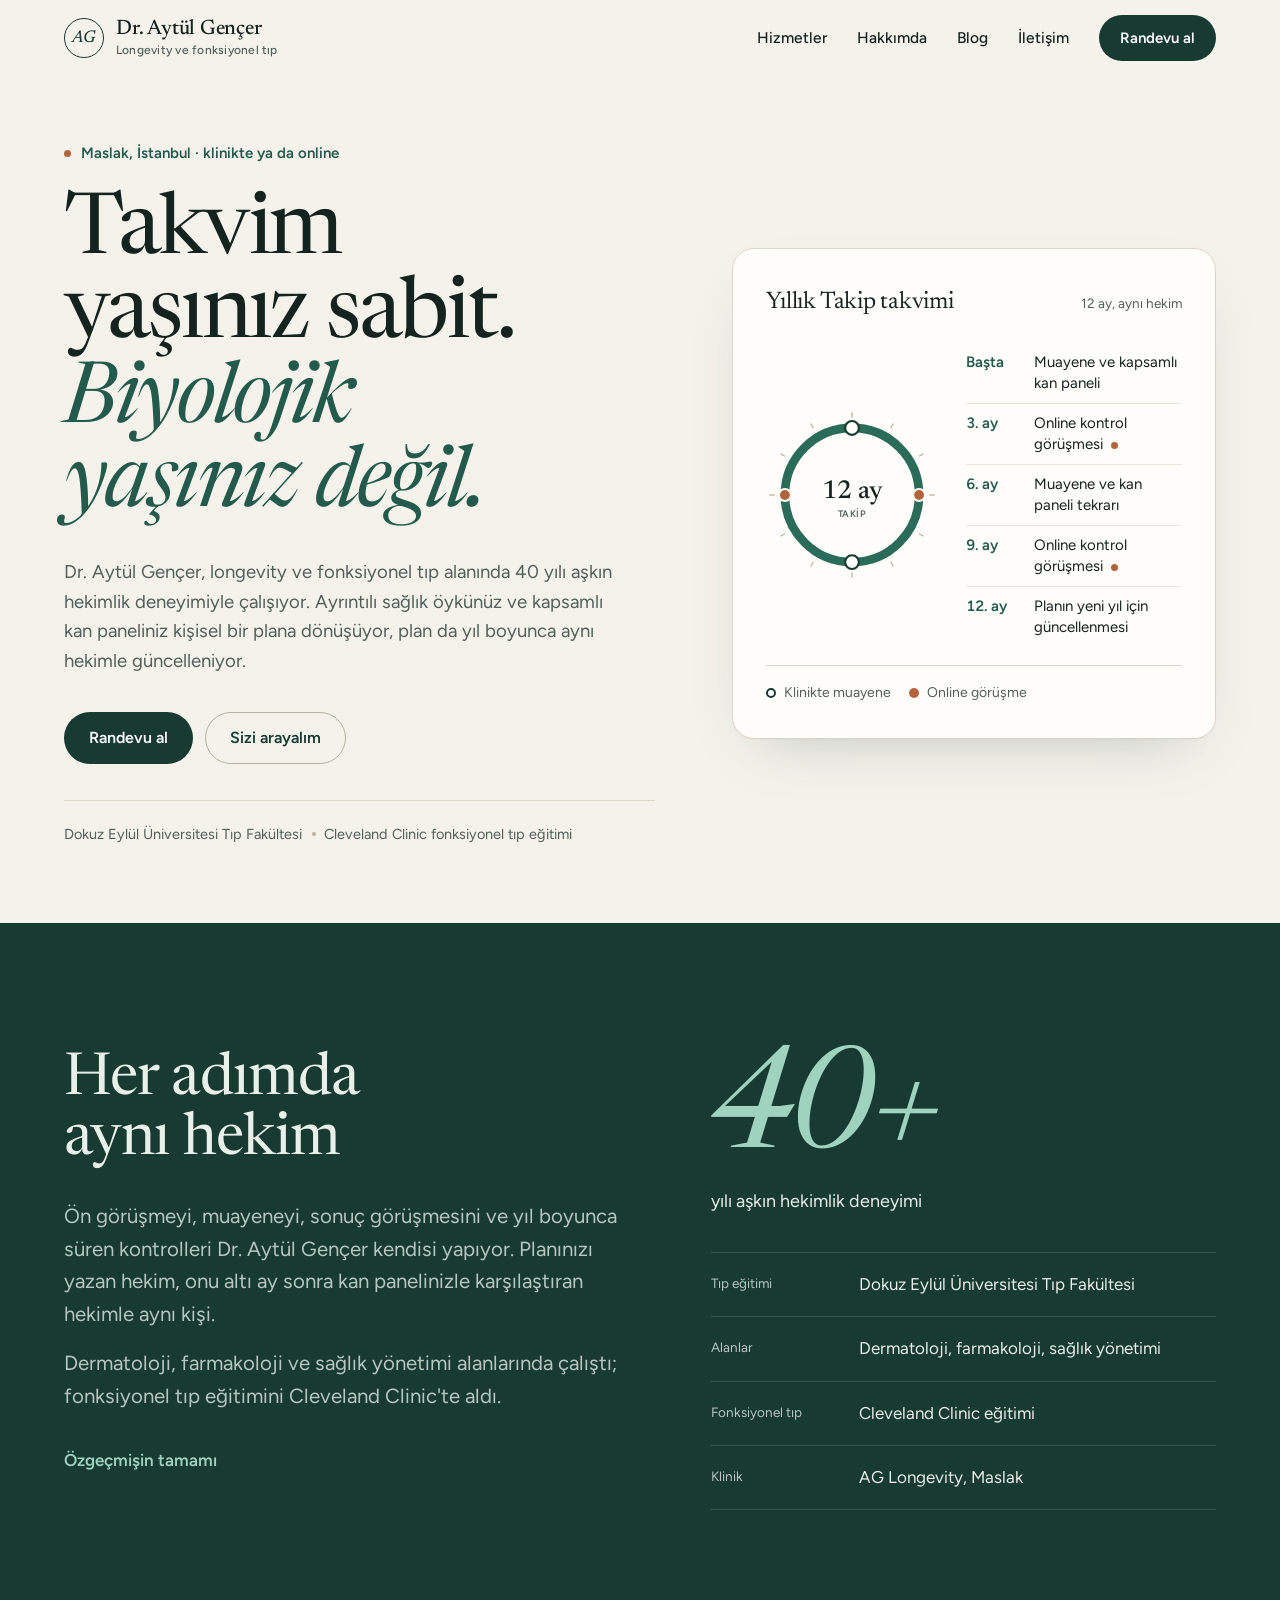
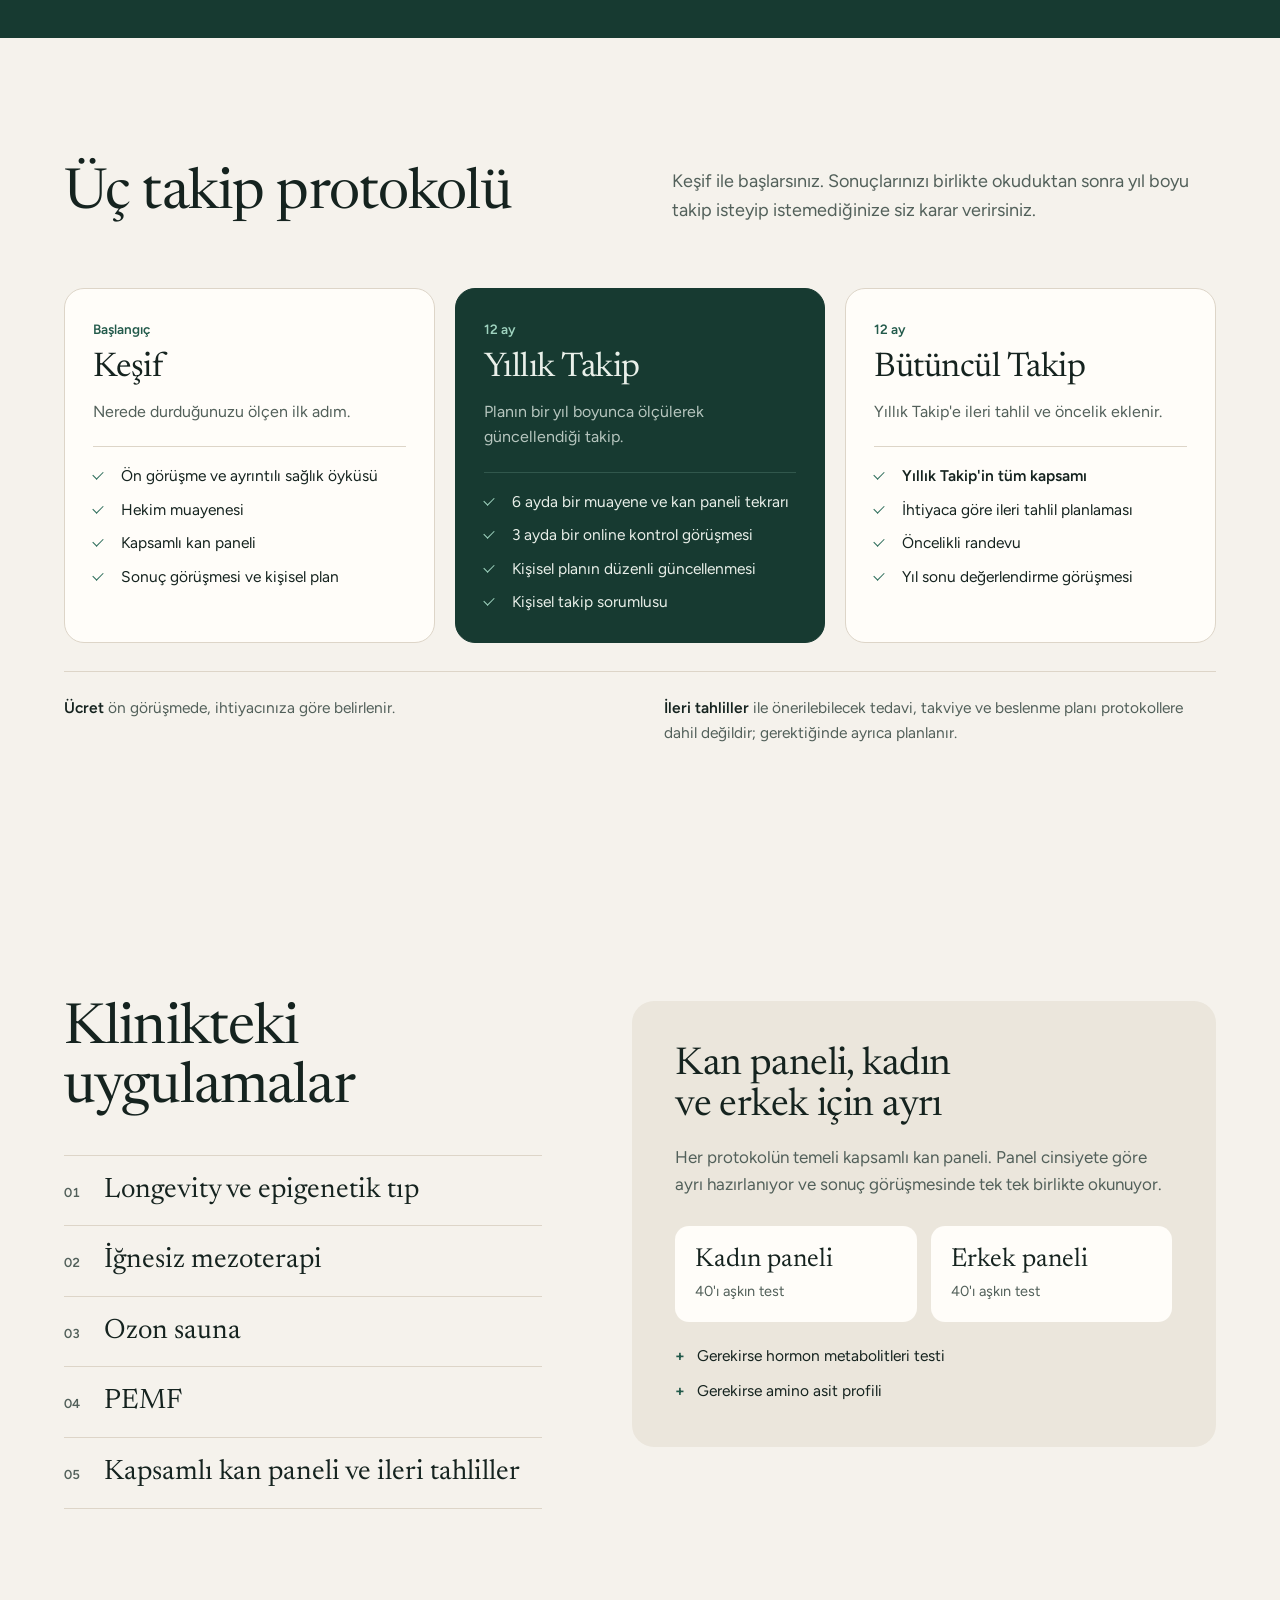
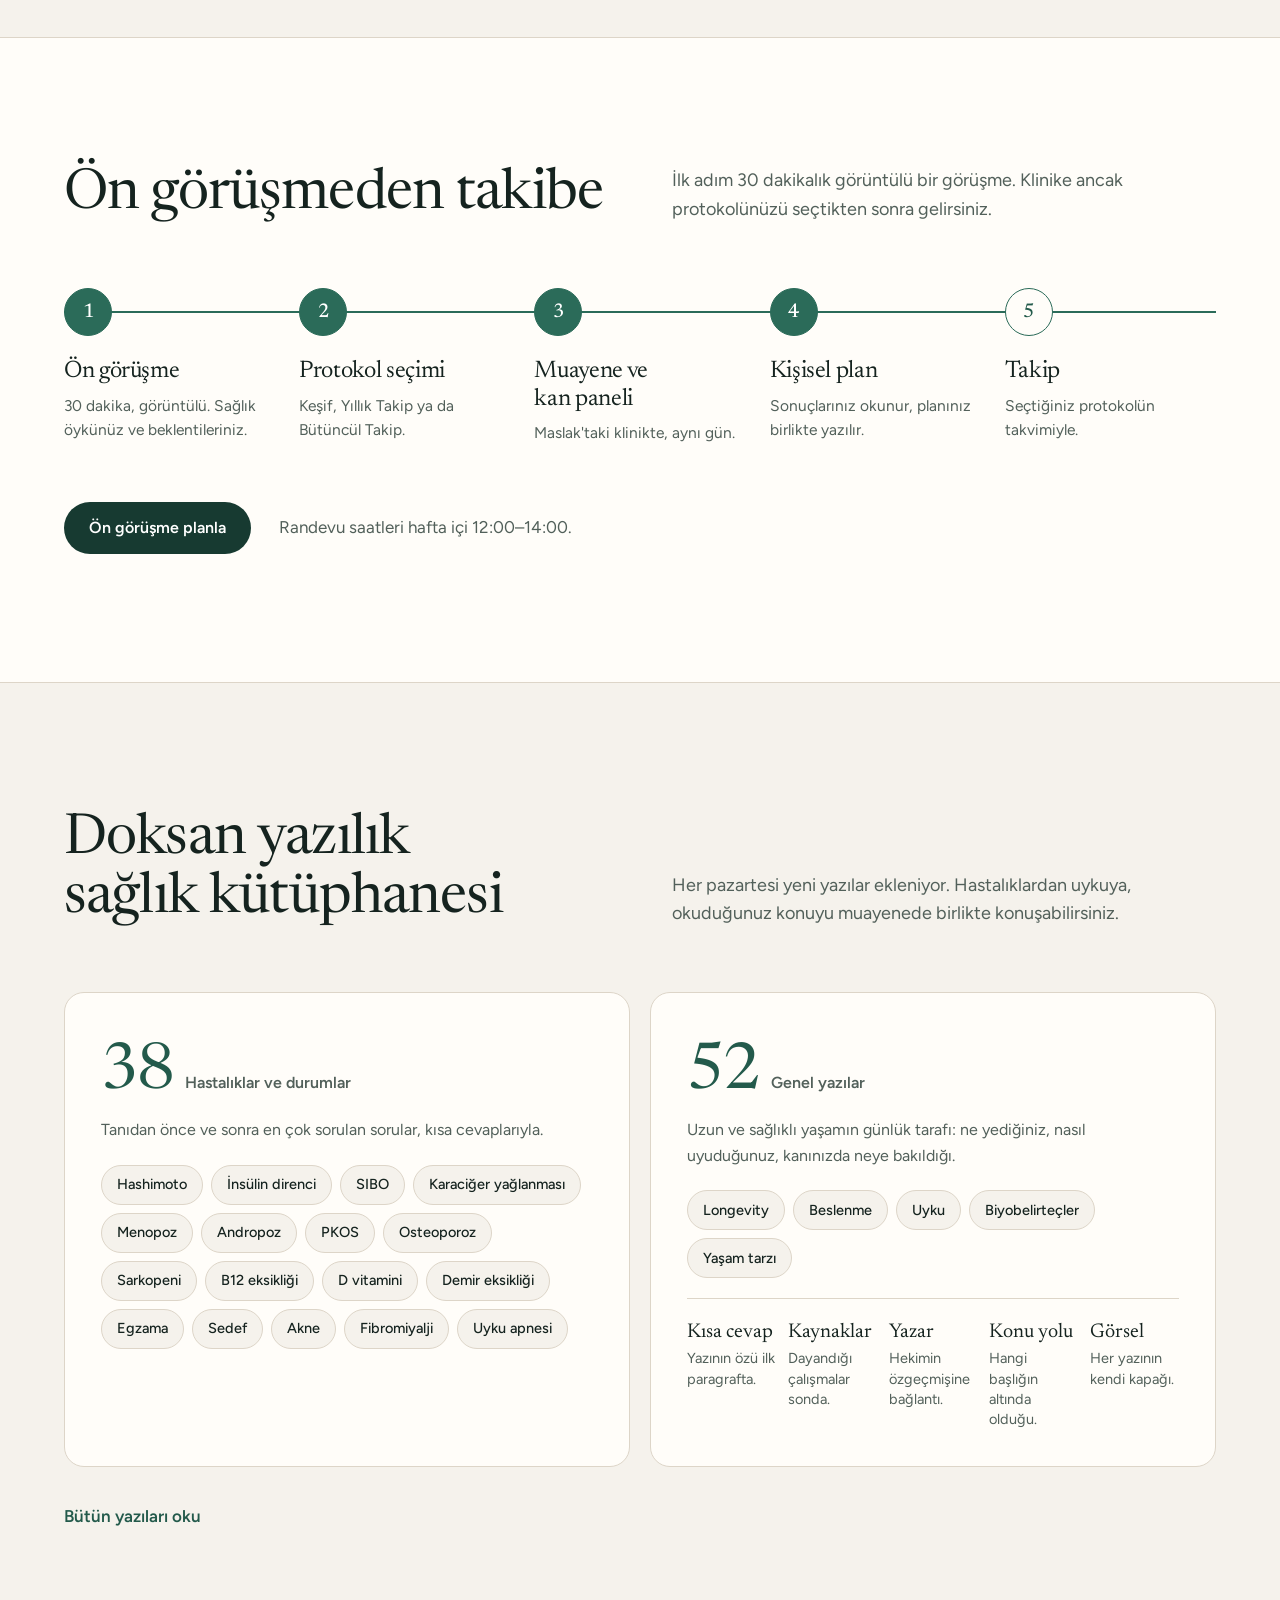
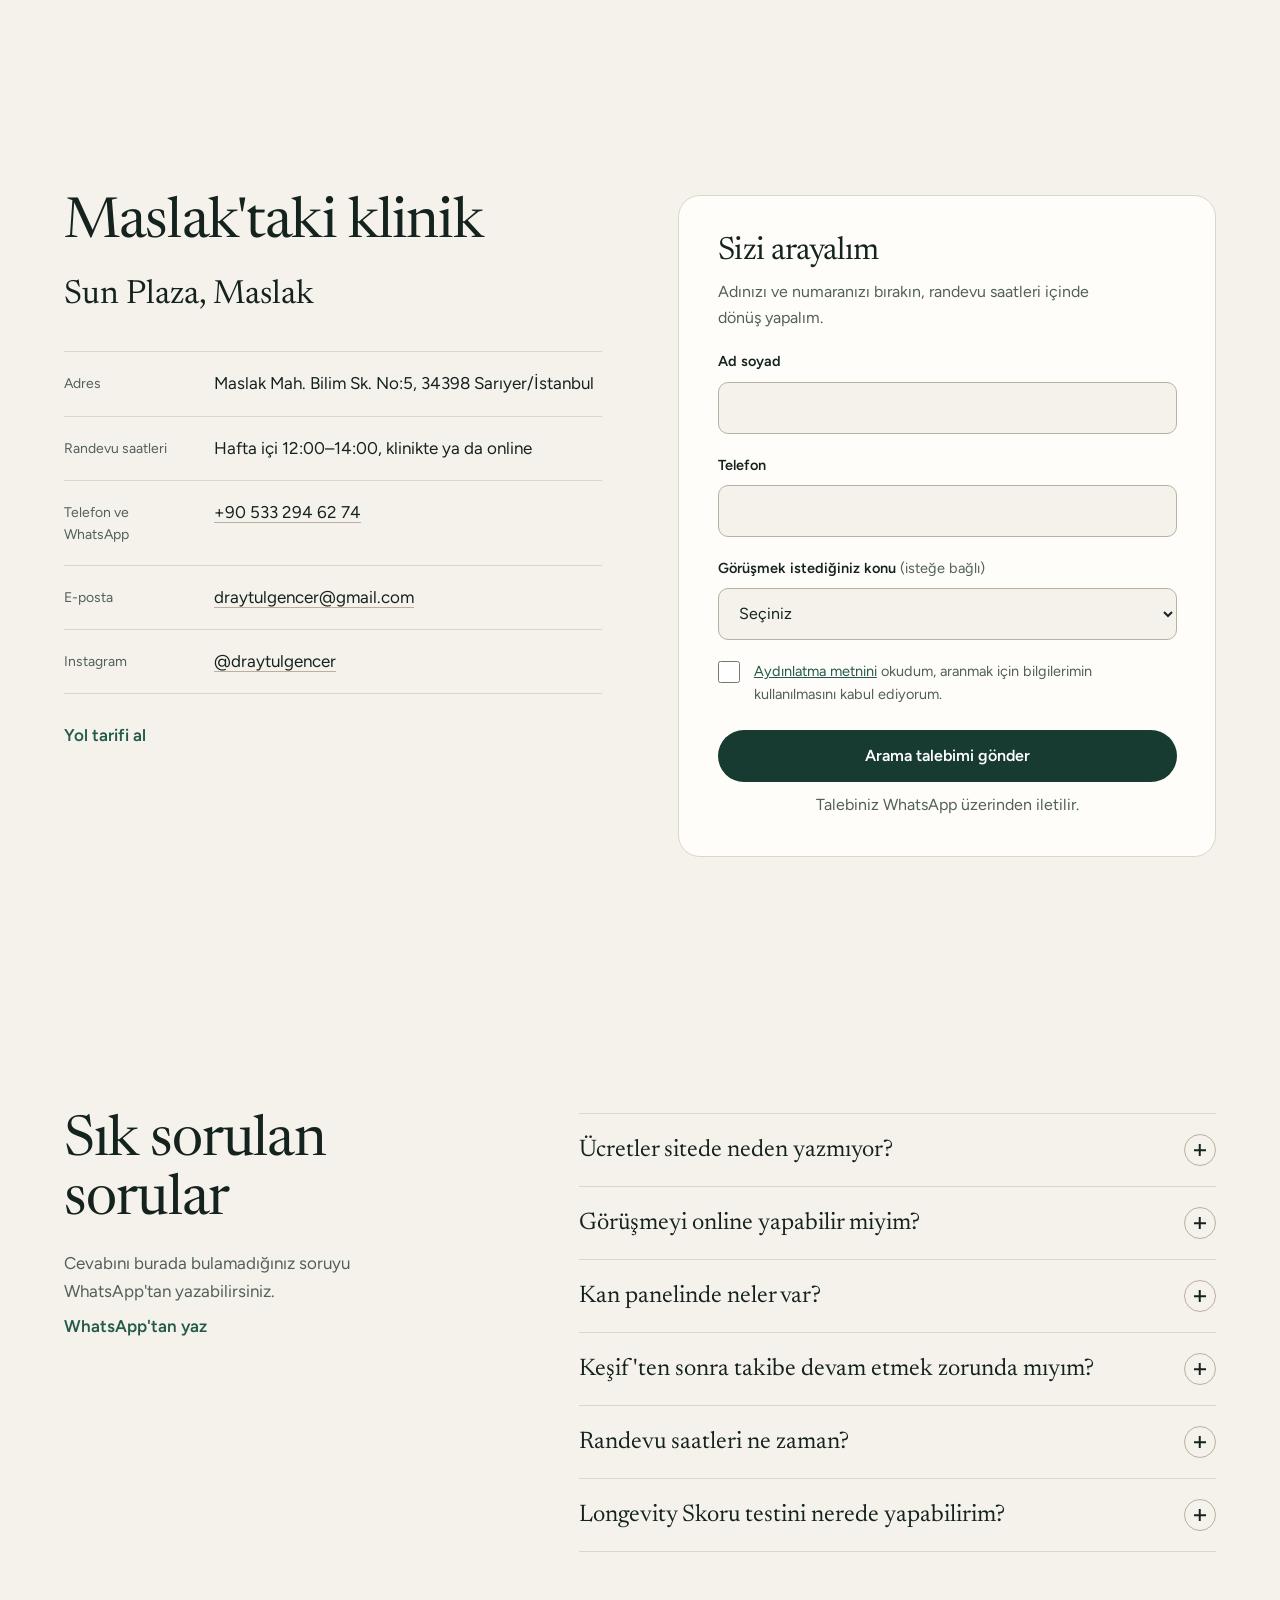
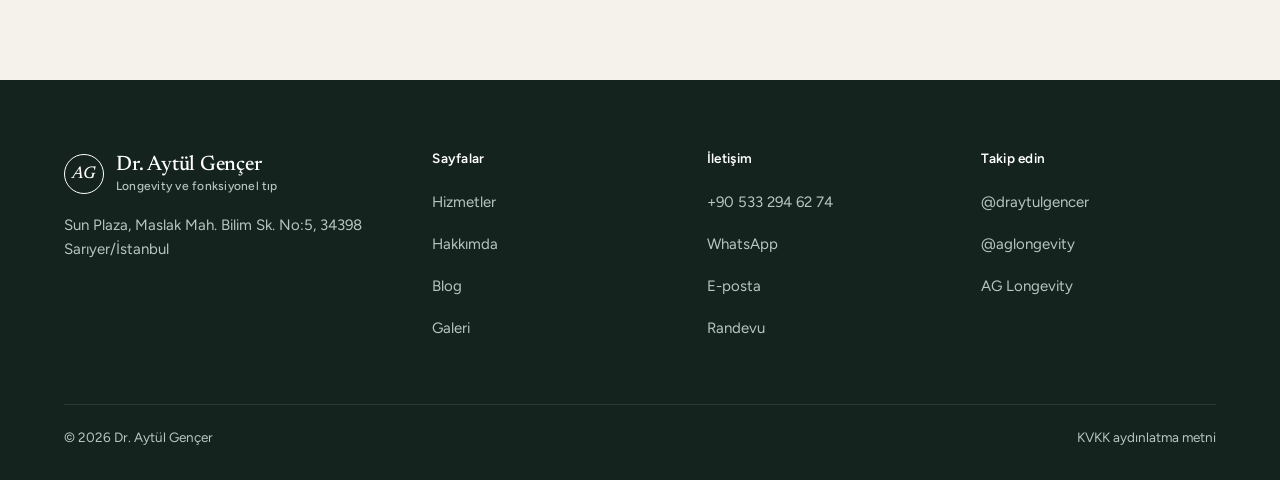
<file: demos/draytulgencer-com/index.html>
<!doctype html>
<html lang="tr" data-type="service">
<head>
<meta charset="utf-8">
<meta name="viewport" content="width=device-width, initial-scale=1, viewport-fit=cover">
<title>Dr. Aytül Gençer · Longevity ve fonksiyonel tıp, Maslak</title>
<meta name="description" content="Dr. Aytül Gençer, Maslak'ta longevity ve fonksiyonel tıp hekimi. Keşif, Yıllık Takip ve Bütüncül Takip protokolleri, kapsamlı kan paneli, klinikte ya da online görüşme.">
<meta name="page-type" content="service">
<meta name="site-kind" content="other">
<meta name="theme-color" content="#f5f2ec">
<meta property="og:title" content="Dr. Aytül Gençer · Longevity ve fonksiyonel tıp">
<meta property="og:description" content="Takvim yaşınız sabit. Biyolojik yaşınız değil. Maslak'ta, ilk görüşmeden yıllık takibe aynı hekim.">
<meta property="og:locale" content="tr_TR">
<meta property="og:type" content="website">
<link rel="canonical" href="https://draytulgencer.com/">
<link rel="icon" href="data:image/svg+xml,%3Csvg xmlns='http://www.w3.org/2000/svg' viewBox='0 0 64 64'%3E%3Crect width='64' height='64' rx='14' fill='%23173a31'/%3E%3Ctext x='32' y='42' font-family='Georgia,serif' font-size='28' text-anchor='middle' fill='%23f5f2ec'%3EAG%3C/text%3E%3C/svg%3E">
<link rel="preconnect" href="https://fonts.googleapis.com">
<link rel="preconnect" href="https://fonts.gstatic.com" crossorigin>
<link href="https://fonts.googleapis.com/css2?family=Newsreader:ital,opsz,wght@0,6..72,400;0,6..72,500;1,6..72,400;1,6..72,500&family=Figtree:wght@400;500;600;700&display=swap" rel="stylesheet">

<script type="application/ld+json">
{
  "@context": "https://schema.org",
  "@type": "Physician",
  "@id": "https://draytulgencer.com/#hekim",
  "name": "Dr. Aytül Gençer",
  "url": "https://draytulgencer.com/",
  "telephone": "+905332946274",
  "email": "draytulgencer@gmail.com",
  "medicalSpecialty": ["Dermatology", "Pharmacology"],
  "address": {
    "@type": "PostalAddress",
    "streetAddress": "Sun Plaza, Maslak Mah. Bilim Sk. No:5",
    "postalCode": "34398",
    "addressLocality": "Sarıyer",
    "addressRegion": "İstanbul",
    "addressCountry": "TR"
  },
  "openingHoursSpecification": [{
    "@type": "OpeningHoursSpecification",
    "dayOfWeek": ["Monday","Tuesday","Wednesday","Thursday","Friday"],
    "opens": "12:00", "closes": "14:00"
  }],
  "sameAs": ["https://www.instagram.com/draytulgencer/"],
  "memberOf": { "@type": "MedicalClinic", "name": "AG Longevity", "url": "https://aglongevity.com/" },
  "knowsLanguage": "tr"
}
</script>

<style>
:root {
  --kagit: #f5f2ec;
  --yuzey: #fffdf9;
  --sis: #ebe6dc;
  --murekkep: #15231f;
  --ikincil: #52605a;
  --cizgi: #ddd5c8;
  --cizgi-koyu: #b9b0a1;
  --orman: #173a31;
  --orman-2: #1f4d41;
  --yaprak: #2b6b59;
  --yaprak-metin: #235a4b;
  --kil: #b4643c;
  --k-metin: #e9efe9;
  --k-ikincil: #b7c6bf;
  --k-cizgi: #31574c;
  --k-vurgu: #9fd3bf;

  --serif: "Newsreader", Georgia, "Times New Roman", serif;
  --sans: "Figtree", "Helvetica Neue", Arial, sans-serif;

  --icerik: 1200px;
  --kenar: clamp(20px, 5vw, 64px);
  --r: 14px;
  --r-kucuk: 10px;
  --ease-out: cubic-bezier(.23, 1, .32, 1);
  --ease-in-out: cubic-bezier(.77, 0, .175, 1);
  --ust-h: 76px;
}

*, *::before, *::after { box-sizing: border-box; }
html {
  -webkit-text-size-adjust: 100%;
  -webkit-tap-highlight-color: transparent;
  scroll-behavior: smooth;
  scroll-padding-top: calc(var(--ust-h) + 12px);
  interpolate-size: allow-keywords;
}
body {
  margin: 0;
  background: var(--kagit);
  color: var(--murekkep);
  font: 400 17px/1.6 var(--sans);
  -webkit-font-smoothing: antialiased;
  overflow-x: clip;
}
h1, h2, h3 { font-family: var(--serif); font-weight: 400; margin: 0; letter-spacing: -.015em; text-wrap: balance; }
p { margin: 0; text-wrap: pretty; }
ul, ol { margin: 0; padding: 0; list-style: none; }
a { color: inherit; }
a, button, summary, label { touch-action: manipulation; }
:focus-visible { outline: 2px solid var(--yaprak); outline-offset: 3px; border-radius: 6px; }
.koyu :focus-visible { outline-color: var(--k-vurgu); }
.kap { width: 100%; max-width: calc(var(--icerik) + var(--kenar) * 2); margin-inline: auto; padding-inline: var(--kenar); }
.gizli { position: absolute; width: 1px; height: 1px; overflow: hidden; clip: rect(0 0 0 0); white-space: nowrap; }
.atla {
  position: fixed; left: 16px; top: 12px; z-index: 100;
  padding: 12px 18px; border-radius: var(--r-kucuk);
  background: var(--orman); color: #fff; font-weight: 600; text-decoration: none;
  transform: translateY(-160%);
}
.atla:focus-visible { transform: none; }

/* ---------- Buttons and links ---------- */
.btn {
  display: inline-flex; align-items: center; justify-content: center; gap: 10px;
  min-height: 52px; padding: 0 24px;
  border: 1px solid transparent; border-radius: 999px;
  font: 600 16px/1 var(--sans); text-decoration: none; cursor: pointer;
  user-select: none; -webkit-user-select: none;
  transition: transform .16s var(--ease-out), background-color .2s ease, border-color .2s ease, color .2s ease;
}
.btn:active { transform: scale(.97); }
.btn-ana { background: var(--orman); color: #fff; }
.btn-ikinci { background: transparent; color: var(--orman); border-color: var(--cizgi-koyu); }
.koyu .btn-ana { background: var(--k-vurgu); color: var(--orman); }
.btn svg { width: 18px; height: 18px; flex: none; }
.link {
  display: inline-flex; align-items: center; gap: 8px; min-height: 44px;
  font-weight: 600; color: var(--yaprak-metin); text-decoration: none;
  background: linear-gradient(currentColor, currentColor) 0 calc(100% - 9px) / 0 1.5px no-repeat;
  transition: background-size .35s var(--ease-out);
}
.koyu .link { color: var(--k-vurgu); }
@media (hover: hover) and (pointer: fine) {
  .btn-ana:hover { background: var(--orman-2); }
  .koyu .btn-ana:hover { background: #b6e0cf; }
  .btn-ikinci:hover { border-color: var(--orman); }
  .link:hover { background-size: 100% 1.5px; }
  .menu a:not(.btn):hover { color: var(--yaprak-metin); }
  .konu:hover { border-color: var(--yaprak); color: var(--yaprak-metin); }
  .alt a:hover { color: #fff; }
}

/* ---------- Header ---------- */
.ust {
  position: sticky; top: 0; z-index: 50;
  border-bottom: 1px solid transparent;
  transition: border-color .3s ease;
}
/* Blur lives on a pseudo-element: backdrop-filter on the header itself would trap the fixed mobile menu inside it */
.ust::before {
  content: ""; position: absolute; inset: 0; z-index: -1;
  background: color-mix(in srgb, var(--kagit) 88%, transparent);
  -webkit-backdrop-filter: saturate(1.3) blur(14px); backdrop-filter: saturate(1.3) blur(14px);
}
body.menu-acik .ust::before { background: var(--kagit); }
.ust.kaydi { border-bottom-color: var(--cizgi); }
.ust .kap { height: var(--ust-h); display: flex; align-items: center; justify-content: space-between; gap: 24px; }
.marka { display: inline-flex; align-items: center; gap: 12px; text-decoration: none; min-height: 44px; }
.monogram {
  display: grid; place-items: center; width: 40px; height: 40px; border-radius: 50%;
  border: 1px solid var(--orman); color: var(--orman);
  font: italic 500 17px/1 var(--serif); letter-spacing: .02em;
}
.marka b { display: block; font: 500 21px/1.1 var(--serif); letter-spacing: -.01em; }
.marka small { display: block; font: 500 12px/1.3 var(--sans); color: var(--ikincil); letter-spacing: .02em; margin-top: 2px; }
.menu { display: flex; align-items: center; gap: 30px; }
.menu a:not(.btn) { font-size: 15.5px; font-weight: 500; text-decoration: none; transition: color .2s ease; }
.menu .btn { min-height: 46px; padding: 0 20px; font-size: 15px; }
.menu-dugme {
  display: none; width: 48px; height: 48px; margin-right: -8px;
  border: 0; background: none; color: var(--murekkep); cursor: pointer; border-radius: 50%;
}
.menu-dugme span { display: block; width: 22px; height: 1.5px; margin: 6px auto; background: currentColor; transition: transform .3s var(--ease-out), opacity .2s ease; }
.menu-dugme[aria-expanded="true"] span:first-child { transform: translateY(3.75px) rotate(45deg); }
.menu-dugme[aria-expanded="true"] span:last-child { transform: translateY(-3.75px) rotate(-45deg); }

/* ---------- Hero ---------- */
.kahraman { min-height: calc(100svh - var(--ust-h)); display: flex; align-items: center; padding: clamp(32px, 5vw, 64px) 0 clamp(48px, 6vw, 80px); }
.kahraman .kap { display: grid; grid-template-columns: minmax(0, 1.1fr) minmax(0, .9fr); gap: clamp(40px, 6vw, 96px); align-items: center; }
.ust-not { font-size: 15px; font-weight: 600; color: var(--yaprak-metin); margin-bottom: 26px; display: flex; align-items: center; gap: 10px; }
.ust-not::before { content: ""; width: 7px; height: 7px; border-radius: 50%; background: var(--kil); }
.kahraman h1 { font-size: clamp(46px, 6.6vw, 92px); line-height: 1; letter-spacing: -.025em; }
.kahraman h1 em { display: block; font-style: italic; color: var(--yaprak-metin); }
.giris { margin-top: 28px; max-width: 33em; font-size: clamp(17px, 1.45vw, 19.5px); color: var(--ikincil); }
.eylem { display: flex; flex-wrap: wrap; gap: 12px; margin-top: 36px; }
.kunye { margin-top: 36px; padding-top: 22px; border-top: 1px solid var(--cizgi); display: flex; flex-wrap: wrap; gap: 6px 22px; font-size: 14.5px; color: var(--ikincil); }
.kunye span { display: inline-flex; align-items: center; gap: 8px; }
.kunye span + span::before { content: ""; width: 4px; height: 4px; border-radius: 50%; background: var(--cizgi-koyu); margin-left: -12px; }

/* Year card (hero visual) */
.yil {
  background: var(--yuzey); border: 1px solid var(--cizgi); border-radius: 22px;
  padding: clamp(22px, 2.6vw, 34px);
  box-shadow: 0 1px 0 rgba(21,35,31,.03), 0 24px 60px -30px rgba(23,58,49,.28);
}
.yil-bas { display: flex; justify-content: space-between; align-items: baseline; gap: 16px; }
.yil-bas h2 { font-size: 24px; letter-spacing: -.01em; }
.yil-bas small { font-size: 13.5px; color: var(--ikincil); white-space: nowrap; }
.yil-govde { display: grid; grid-template-columns: 172px minmax(0, 1fr); gap: 28px; align-items: center; margin-top: 22px; }
.halka { width: 100%; height: auto; overflow: visible; }
.halka .iz { fill: none; stroke: var(--sis); stroke-width: 10; }
.halka .dolu { fill: none; stroke: var(--yaprak); stroke-width: 10; stroke-linecap: round; }
.halka .cetvel { stroke: var(--cizgi-koyu); stroke-width: 1.5; }
.halka .durak { fill: var(--yuzey); stroke: var(--orman); stroke-width: 2.5; }
.halka .durak.online { fill: var(--kil); stroke: var(--yuzey); stroke-width: 2.5; }
.halka text { font: 500 30px var(--serif); fill: var(--murekkep); }
.halka .alt-yazi { font: 600 11px var(--sans); fill: var(--ikincil); letter-spacing: .06em; }
.takvim li { display: grid; grid-template-columns: 56px minmax(0, 1fr); gap: 12px; padding: 9px 0; border-top: 1px solid var(--sis); font-size: 15px; line-height: 1.4; }
.takvim li:first-child { border-top: 0; }
.takvim b { font-weight: 600; color: var(--yaprak-metin); font-variant-numeric: tabular-nums; }
.takvim .online-n::after { content: ""; display: inline-block; width: 7px; height: 7px; border-radius: 50%; background: var(--kil); margin-left: 8px; vertical-align: middle; }
.yil-alt { margin-top: 18px; padding-top: 16px; border-top: 1px solid var(--cizgi); font-size: 14px; color: var(--ikincil); display: flex; gap: 18px; flex-wrap: wrap; }
.yil-alt span { display: inline-flex; align-items: center; gap: 8px; }
.yil-alt i { width: 10px; height: 10px; border-radius: 50%; display: inline-block; }

/* ---------- Sections ---------- */
main > section { padding: clamp(80px, 10vw, 136px) 0; }
.bolum-bas { display: grid; grid-template-columns: minmax(0, 1fr) minmax(0, 1fr); gap: 24px 64px; align-items: end; margin-bottom: clamp(40px, 5vw, 64px); }
h2.buyuk { font-size: clamp(36px, 4.4vw, 60px); line-height: 1.04; }
.bolum-bas p { color: var(--ikincil); font-size: 18px; max-width: 34em; }

/* Doctor (dark band) */
.koyu { background: var(--orman); color: var(--k-metin); }
.hekim .kap { display: grid; grid-template-columns: minmax(0, 1.05fr) minmax(0, .95fr); gap: clamp(40px, 7vw, 112px); align-items: start; }
.hekim h2 { font-size: clamp(38px, 4.6vw, 64px); line-height: 1.03; }
.hekim .soz { margin-top: 28px; font-size: clamp(18px, 1.6vw, 21px); color: var(--k-ikincil); max-width: 30em; }
.hekim .soz + .soz { margin-top: 16px; }
.hekim .link { margin-top: 26px; }
.yil-sayi { font: italic 400 clamp(88px, 11vw, 150px)/.9 var(--serif); letter-spacing: -.04em; color: var(--k-vurgu); }
.yil-sayi + p { margin-top: 10px; font-size: 18px; color: var(--k-metin); }
.ozgecmis { margin-top: 36px; border-top: 1px solid var(--k-cizgi); }
.ozgecmis li { display: grid; grid-template-columns: 128px minmax(0, 1fr); gap: 20px; padding: 18px 0; border-bottom: 1px solid var(--k-cizgi); }
.ozgecmis dt, .ozgecmis .etiket { font-size: 13.5px; color: var(--k-ikincil); padding-top: 2px; }
.ozgecmis .deger { font-size: 17px; }

/* Protocols */
.protokoller { display: grid; grid-template-columns: repeat(3, minmax(0, 1fr)); gap: 20px; }
.protokol {
  position: relative; display: flex; flex-direction: column;
  background: var(--yuzey); border: 1px solid var(--cizgi); border-radius: 20px;
  padding: 30px 28px 28px;
}
.protokol.one { background: var(--orman); color: var(--k-metin); border-color: var(--orman); }
.protokol .sure { font-size: 13.5px; font-weight: 600; color: var(--yaprak-metin); }
.protokol.one .sure { color: var(--k-vurgu); }
.protokol h3 { font-size: 34px; line-height: 1.05; margin-top: 10px; }
.protokol .ozet { margin-top: 12px; color: var(--ikincil); font-size: 16px; }
.protokol.one .ozet { color: var(--k-ikincil); }
.protokol ul { margin-top: 22px; padding-top: 18px; border-top: 1px solid var(--cizgi); display: grid; gap: 11px; font-size: 15.5px; line-height: 1.45; }
.protokol.one ul { border-top-color: var(--k-cizgi); }
.protokol li { display: grid; grid-template-columns: 18px minmax(0, 1fr); gap: 10px; }
.protokol li::before { content: ""; width: 10px; height: 6px; margin-top: 6px; border-left: 1.5px solid var(--yaprak); border-bottom: 1.5px solid var(--yaprak); transform: rotate(-45deg); }
.protokol.one li::before { border-color: var(--k-vurgu); }
.protokol li.kapsam { font-weight: 600; }
.protokol-not { margin-top: 28px; display: grid; grid-template-columns: minmax(0, 1fr) minmax(0, 1fr); gap: 20px 48px; font-size: 15.5px; color: var(--ikincil); padding-top: 24px; border-top: 1px solid var(--cizgi); }
.protokol-not b { color: var(--murekkep); font-weight: 600; }

/* Treatments + panel */
.uyg .kap { display: grid; grid-template-columns: minmax(0, .9fr) minmax(0, 1.1fr); gap: clamp(40px, 7vw, 112px); align-items: start; }
.uyg-liste { margin-top: 36px; border-top: 1px solid var(--cizgi); }
.uyg-liste li { display: flex; align-items: baseline; gap: 18px; padding: 18px 0; border-bottom: 1px solid var(--cizgi); font: 400 clamp(22px, 2.2vw, 28px)/1.2 var(--serif); }
.uyg-liste li span { font: 600 13px/1 var(--sans); color: var(--ikincil); font-variant-numeric: tabular-nums; min-width: 22px; }
.panel { background: var(--sis); border-radius: 22px; padding: clamp(28px, 3.4vw, 44px); }
.panel h3 { font-size: clamp(30px, 3vw, 40px); line-height: 1.08; }
.panel > p { margin-top: 16px; color: var(--ikincil); }
.panel-ikili { display: grid; grid-template-columns: 1fr 1fr; gap: 14px; margin-top: 28px; }
.panel-kutu { background: var(--yuzey); border-radius: var(--r); padding: 20px; }
.panel-kutu b { display: block; font: 400 26px/1.1 var(--serif); }
.panel-kutu small { display: block; margin-top: 6px; font-size: 14.5px; color: var(--ikincil); line-height: 1.45; }
.panel-ek { margin-top: 22px; display: grid; gap: 10px; font-size: 15.5px; }
.panel-ek li { display: flex; gap: 12px; align-items: baseline; }
.panel-ek li::before { content: "+"; font-weight: 700; color: var(--yaprak-metin); }

/* Journey */
.yolculuk { background: var(--yuzey); border-block: 1px solid var(--cizgi); }
.adimlar { position: relative; display: grid; grid-template-columns: repeat(5, minmax(0, 1fr)); gap: 24px; counter-reset: adim; }
.adimlar::before, .adimlar::after {
  content: ""; position: absolute; left: 0; right: 0; top: 23px; height: 2px; background: var(--sis);
}
.adimlar::after { background: var(--yaprak); transform-origin: left center; transform: scaleX(var(--ilerleme, 1)); transition: transform 1.6s var(--ease-in-out); }
.adim { position: relative; z-index: 1; }
.adim .no {
  display: grid; place-items: center; width: 48px; height: 48px; border-radius: 50%;
  background: var(--yuzey); border: 1.5px solid var(--yaprak); color: var(--yaprak-metin);
  font: 500 20px/1 var(--serif);
  transition: background-color .3s ease, color .3s ease;
}
.adim.yandi .no { background: var(--yaprak); color: #fff; }
.adim h3 { margin-top: 22px; font-size: 24px; line-height: 1.15; }
.adim p { margin-top: 8px; font-size: 15.5px; color: var(--ikincil); }
.yolculuk-alt { margin-top: 56px; display: flex; flex-wrap: wrap; gap: 14px 28px; align-items: center; }
.yolculuk-alt p { color: var(--ikincil); }

/* Blog */
.blog-izgara { display: grid; grid-template-columns: minmax(0, 1fr) minmax(0, 1fr); gap: 20px; }
.blog-kutu { border: 1px solid var(--cizgi); border-radius: 20px; padding: clamp(24px, 3vw, 36px); background: var(--yuzey); }
.blog-kutu .sayac { display: flex; align-items: baseline; gap: 12px; }
.blog-kutu .sayac b { font: 400 64px/1 var(--serif); letter-spacing: -.03em; color: var(--yaprak-metin); }
.blog-kutu .sayac span { font-weight: 600; }
.blog-kutu > p { margin-top: 12px; color: var(--ikincil); font-size: 16px; }
.konular { display: flex; flex-wrap: wrap; gap: 8px; margin-top: 22px; }
.konu {
  display: inline-flex; align-items: center; min-height: 40px; padding: 0 15px;
  border: 1px solid var(--cizgi); border-radius: 999px; background: var(--kagit);
  font-size: 14.5px; font-weight: 500; text-decoration: none;
  transition: border-color .2s ease, color .2s ease, transform .16s var(--ease-out);
}
.konu:active { transform: scale(.97); }
.yazi-yapisi { margin-top: 20px; display: grid; grid-template-columns: repeat(5, minmax(0, 1fr)); gap: 12px; border-top: 1px solid var(--cizgi); padding-top: 22px; }
.yazi-yapisi li { font-size: 14.5px; color: var(--ikincil); line-height: 1.4; }
.yazi-yapisi b { display: block; font: 400 20px/1.15 var(--serif); color: var(--murekkep); margin-bottom: 4px; }

/* Clinic + contact */
.klinik .kap { display: grid; grid-template-columns: minmax(0, 1fr) minmax(0, 1fr); gap: clamp(40px, 6vw, 96px); align-items: start; }
.bilgi { margin-top: 36px; display: grid; gap: 0; border-top: 1px solid var(--cizgi); }
.bilgi > div { display: grid; grid-template-columns: 130px minmax(0, 1fr); gap: 20px; padding: 18px 0; border-bottom: 1px solid var(--cizgi); }
.bilgi dt { font-size: 14px; color: var(--ikincil); padding-top: 3px; }
.bilgi dd { margin: 0; font-size: 17px; }
.bilgi dd a { text-decoration-color: var(--cizgi-koyu); text-underline-offset: 4px; }
.adres-buyuk { font: 400 clamp(26px, 2.6vw, 34px)/1.15 var(--serif); }

.form-kart { background: var(--yuzey); border: 1px solid var(--cizgi); border-radius: 22px; padding: clamp(24px, 3vw, 40px); }
.form-kart h3 { font-size: 32px; line-height: 1.1; }
.form-kart > p { margin-top: 10px; color: var(--ikincil); font-size: 16px; }
.alan { margin-top: 20px; }
.alan label { display: block; font-size: 14.5px; font-weight: 600; margin-bottom: 8px; }
.alan input, .alan select, .alan textarea {
  width: 100%; min-height: 52px; padding: 13px 16px;
  border: 1px solid var(--cizgi-koyu); border-radius: var(--r-kucuk);
  background: var(--kagit); color: var(--murekkep);
  font: 400 16px/1.4 var(--sans);
  transition: border-color .2s ease, box-shadow .2s ease;
}
.alan textarea { min-height: 96px; resize: vertical; }
.alan input:focus, .alan select:focus, .alan textarea:focus { outline: none; border-color: var(--yaprak); box-shadow: 0 0 0 3px rgba(43,107,89,.18); }
.alan [aria-invalid="true"] { border-color: #a23b2a; }
.hata { margin-top: 6px; font-size: 14px; color: #a23b2a; min-height: 0; }
.hata:empty { display: none; }
.onay { margin-top: 20px; display: grid; grid-template-columns: 24px minmax(0, 1fr); gap: 12px; align-items: start; font-size: 14.5px; color: var(--ikincil); cursor: pointer; }
.onay input { width: 22px; height: 22px; margin: 1px 0 0; accent-color: var(--orman); }
.onay a { color: var(--yaprak-metin); }
.form-kart .btn { width: 100%; margin-top: 24px; }
.form-hazir { margin-top: 18px; padding: 18px; border-radius: var(--r); background: var(--sis); display: grid; gap: 12px; font-size: 15px; }
.form-hazir[hidden] { display: none; }
.form-hazir .btn { margin-top: 0; }
.form-ipucu { margin-top: 12px; font-size: 13.5px; color: var(--ikincil); text-align: center; }

/* FAQ */
.sss .kap { display: grid; grid-template-columns: minmax(0, .8fr) minmax(0, 1.2fr); gap: clamp(40px, 7vw, 112px); align-items: start; }
.sss-liste { border-top: 1px solid var(--cizgi); }
.sss details { border-bottom: 1px solid var(--cizgi); }
.sss summary {
  display: flex; justify-content: space-between; align-items: center; gap: 24px;
  min-height: 72px; padding: 18px 0; cursor: pointer; list-style: none;
  font: 400 clamp(20px, 1.9vw, 24px)/1.25 var(--serif);
}
.sss summary::-webkit-details-marker { display: none; }
.sss summary i { position: relative; flex: none; width: 32px; height: 32px; border: 1px solid var(--cizgi-koyu); border-radius: 50%; }
.sss summary i::before, .sss summary i::after { content: ""; position: absolute; left: 50%; top: 50%; width: 12px; height: 1.5px; background: var(--murekkep); translate: -50% -50%; transition: transform .3s var(--ease-out); }
.sss summary i::after { transform: rotate(90deg); }
.sss details[open] summary i::after { transform: rotate(0deg); }
.sss details::details-content { height: 0; overflow: clip; transition: height .35s var(--ease-out), content-visibility .35s allow-discrete; }
.sss details[open]::details-content { height: auto; }
.sss .cevap { padding: 0 56px 24px 0; color: var(--ikincil); }

/* Footer */
.alt { background: var(--murekkep); color: var(--k-ikincil); padding: 72px 0 calc(32px + env(safe-area-inset-bottom)); font-size: 15px; }
.alt .ust-sira { display: grid; grid-template-columns: 1.4fr 1fr 1fr 1fr; gap: 40px; }
.alt .marka { color: #fff; }
.alt .monogram { border-color: #fff; color: #fff; }
.alt .marka small { color: var(--k-ikincil); }
.alt h3 { font: 600 13.5px/1 var(--sans); color: #fff; margin-bottom: 16px; letter-spacing: .02em; }
.alt ul { display: grid; gap: 2px; }
.alt ul a { display: inline-flex; min-height: 40px; align-items: center; text-decoration: none; transition: color .2s ease; }
.alt .acik { margin-top: 18px; max-width: 26em; line-height: 1.55; }
.alt .yasal { margin-top: 56px; padding-top: 22px; border-top: 1px solid #2c3a36; display: flex; flex-wrap: wrap; justify-content: space-between; gap: 12px; font-size: 13.5px; }
.alt .yasal a { text-decoration: none; display: inline-flex; align-items: center; min-height: 44px; margin-block: -12px; }

/* Mobile bar */
.mobil-cubuk { display: none; }

/* ---------- Entrance and moment ---------- */
@media (prefers-reduced-motion: no-preference) {
  .js [data-giris] { opacity: 0; transform: translateY(14px); }
  .js .girdi [data-giris] {
    opacity: 1; transform: none;
    transition: opacity .7s var(--ease-out), transform .7s var(--ease-out);
    transition-delay: var(--g, 0ms);
  }
  .js .halka .dolu { stroke-dashoffset: var(--cevre); }
  .js .girdi .halka .dolu { stroke-dashoffset: 0; transition: stroke-dashoffset 1.8s var(--ease-in-out) .45s; }
  .js .halka .durak { opacity: 0; transform: scale(.4); transform-box: fill-box; transform-origin: center; }
  .js .girdi .halka .durak { opacity: 1; transform: none; transition: opacity .3s ease, transform .45s var(--ease-out); transition-delay: var(--g, 0ms); }
  .js .adimlar { --ilerleme: 0; }
  .js .adimlar.calis { --ilerleme: 1; }
  .js .adim.yandi .no { transition-delay: 0ms; }
}

/* ---------- Responsive ---------- */
@media (max-width: 1080px) {
  .menu { gap: 22px; }
  .kahraman .kap { grid-template-columns: 1fr; }
  .kahraman { min-height: 0; }
  .yil { max-width: 560px; }
  .hekim .kap, .uyg .kap, .klinik .kap, .sss .kap { grid-template-columns: 1fr; }
  .protokoller { grid-template-columns: 1fr; max-width: 640px; }
  .adimlar { grid-template-columns: 1fr; gap: 0; padding-left: 0; }
  .adimlar::before, .adimlar::after { left: 23px; right: auto; top: 24px; bottom: 24px; width: 2px; height: auto; }
  .adimlar::after { transform-origin: center top; transform: scaleY(var(--ilerleme, 1)); }
  .adim { display: grid; grid-template-columns: 48px minmax(0, 1fr); gap: 4px 20px; padding-bottom: 28px; }
  .adim:last-child { padding-bottom: 0; }
  .adim h3 { margin-top: 10px; }
  .adim p { grid-column: 2; margin-top: 2px; }
  .blog-izgara { grid-template-columns: 1fr; }
  .alt .ust-sira { grid-template-columns: 1fr 1fr; }
}
@media (max-width: 860px) {
  :root { --ust-h: 64px; }
  .menu-dugme { display: block; }
  .menu {
    position: fixed; inset: var(--ust-h) 0 0 0; z-index: 49;
    flex-direction: column; align-items: stretch; gap: 0;
    padding: 12px var(--kenar) calc(24px + env(safe-area-inset-bottom));
    background: var(--kagit);
    visibility: hidden; opacity: 0; transform: translateY(-8px);
    transition: opacity .25s ease, transform .3s var(--ease-out), visibility 0s linear .3s;
  }
  .menu.acik { visibility: visible; opacity: 1; transform: none; transition: opacity .25s ease, transform .3s var(--ease-out), visibility 0s; }
  .menu a:not(.btn) { min-height: 64px; display: flex; align-items: center; border-bottom: 1px solid var(--cizgi); font: 400 28px/1 var(--serif); }
  .menu .btn { margin-top: 24px; min-height: 56px; font-size: 16px; }
  body.menu-acik { overflow: hidden; }
  .bolum-bas { grid-template-columns: 1fr; }
  .protokol-not { grid-template-columns: 1fr; }
  .yazi-yapisi { grid-template-columns: 1fr 1fr; }
  .mobil-cubuk {
    display: grid; grid-template-columns: 1fr 1fr; gap: 10px;
    position: fixed; left: 0; right: 0; bottom: 0; z-index: 45;
    padding: 10px 16px calc(10px + env(safe-area-inset-bottom));
    background: color-mix(in srgb, var(--kagit) 92%, transparent);
    -webkit-backdrop-filter: blur(14px); backdrop-filter: blur(14px);
    border-top: 1px solid var(--cizgi);
    transform: translateY(110%); transition: transform .35s var(--ease-out);
  }
  .mobil-cubuk.gorunur { transform: none; }
  .mobil-cubuk .btn { min-height: 50px; padding: 0 14px; font-size: 15.5px; }
  .alt { padding-bottom: calc(96px + env(safe-area-inset-bottom)); }
}
@media (max-width: 560px) {
  body { font-size: 16.5px; }
  .marka small { display: none; }
  .kahraman { padding-top: 28px; }
  .eylem .btn { flex: 1 1 100%; }
  .yil-govde { grid-template-columns: 1fr; gap: 18px; }
  .halka { width: 150px; margin-inline: auto; }
  .yil-bas { flex-direction: column; gap: 4px; }
  .ozgecmis li, .bilgi > div { grid-template-columns: 1fr; gap: 4px; }
  .panel-ikili { grid-template-columns: 1fr; }
  .yazi-yapisi { grid-template-columns: 1fr; }
  .alt .ust-sira { grid-template-columns: 1fr; gap: 32px; }
  .sss .cevap { padding-right: 0; }
  main > section { padding: 72px 0; }
}
@media (prefers-reduced-motion: reduce) {
  html { scroll-behavior: auto; }
  *, *::before, *::after { transition-duration: .01ms !important; transition-delay: 0ms !important; animation: none !important; }
}
</style>
</head>
<body>
<a class="atla" href="#icerik">İçeriğe geç</a>

<header class="ust" id="ust">
  <div class="kap">
    <a class="marka" href="#" aria-label="Dr. Aytül Gençer, ana sayfa">
      <span class="monogram" aria-hidden="true">AG</span>
      <span><b>Dr. Aytül Gençer</b><small>Longevity ve fonksiyonel tıp</small></span>
    </a>
    <button class="menu-dugme" type="button" aria-expanded="false" aria-controls="menu" aria-label="Menüyü aç">
      <span></span><span></span>
    </button>
    <nav class="menu" id="menu" aria-label="Ana menü">
      <a href="#hizmetler">Hizmetler</a>
      <a href="#hakkimda">Hakkımda</a>
      <a href="#blog">Blog</a>
      <a href="#iletisim">İletişim</a>
      <a class="btn btn-ana" href="https://draytulgencer.com/randevu.html">Randevu al</a>
    </nav>
  </div>
</header>

<main id="icerik">

  <!-- 1. Hero -->
  <section class="kahraman" aria-labelledby="h-kahraman">
    <div class="kap">
      <div>
        <p class="ust-not" data-giris style="--g:0ms">Maslak, İstanbul · klinikte ya da online</p>
        <h1 id="h-kahraman" data-giris style="--g:80ms">Takvim yaşınız sabit. <em>Biyolojik yaşınız değil.</em></h1>
        <p class="giris" data-giris style="--g:180ms">Dr. Aytül Gençer, longevity ve fonksiyonel tıp alanında 40 yılı aşkın hekimlik deneyimiyle çalışıyor. Ayrıntılı sağlık öykünüz ve kapsamlı kan paneliniz kişisel bir plana dönüşüyor, plan da yıl boyunca aynı hekimle güncelleniyor.</p>
        <div class="eylem" data-giris style="--g:260ms">
          <a class="btn btn-ana" href="https://draytulgencer.com/randevu.html">Randevu al</a>
          <a class="btn btn-ikinci" href="#arayalim">Sizi arayalım</a>
        </div>
        <p class="kunye" data-giris style="--g:340ms">
          <span>Dokuz Eylül Üniversitesi Tıp Fakültesi</span>
          <span>Cleveland Clinic fonksiyonel tıp eğitimi</span>
        </p>
      </div>

      <aside class="yil" data-giris style="--g:220ms" aria-labelledby="h-yil">
        <div class="yil-bas">
          <h2 id="h-yil">Yıllık Takip takvimi</h2>
          <small>12 ay, aynı hekim</small>
        </div>
        <div class="yil-govde">
          <svg class="halka" viewBox="0 0 200 200" aria-hidden="true">
            <g id="cetvel"></g>
            <circle class="iz" cx="100" cy="100" r="78"/>
            <circle class="dolu" cx="100" cy="100" r="78" transform="rotate(-90 100 100)"/>
            <g id="duraklar"></g>
            <text x="100" y="104" text-anchor="middle">12 ay</text>
            <text class="alt-yazi" x="100" y="126" text-anchor="middle">TAKİP</text>
          </svg>
          <ol class="takvim">
            <li><b>Başta</b><span>Muayene ve kapsamlı kan paneli</span></li>
            <li><b>3. ay</b><span class="online-n">Online kontrol görüşmesi</span></li>
            <li><b>6. ay</b><span>Muayene ve kan paneli tekrarı</span></li>
            <li><b>9. ay</b><span class="online-n">Online kontrol görüşmesi</span></li>
            <li><b>12. ay</b><span>Planın yeni yıl için güncellenmesi</span></li>
          </ol>
        </div>
        <p class="yil-alt">
          <span><i style="border:2.5px solid var(--orman)"></i>Klinikte muayene</span>
          <span><i style="background:var(--kil)"></i>Online görüşme</span>
        </p>
      </aside>
    </div>
  </section>

  <!-- 2. Doctor -->
  <section class="hekim koyu" id="hakkimda" aria-labelledby="h-hekim">
    <div class="kap">
      <div>
        <h2 id="h-hekim">Her adımda aynı hekim</h2>
        <p class="soz">Ön görüşmeyi, muayeneyi, sonuç görüşmesini ve yıl boyunca süren kontrolleri Dr. Aytül Gençer kendisi yapıyor. Planınızı yazan hekim, onu altı ay sonra kan panelinizle karşılaştıran hekimle aynı kişi.</p>
        <p class="soz">Dermatoloji, farmakoloji ve sağlık yönetimi alanlarında çalıştı; fonksiyonel tıp eğitimini Cleveland Clinic'te aldı.</p>
        <a class="link" href="https://draytulgencer.com/hakkimda.html">Özgeçmişin tamamı</a>
      </div>
      <div>
        <p class="yil-sayi" aria-hidden="true">40+</p>
        <p>yılı aşkın hekimlik deneyimi</p>
        <ul class="ozgecmis">
          <li><span class="etiket">Tıp eğitimi</span><span class="deger">Dokuz Eylül Üniversitesi Tıp Fakültesi</span></li>
          <li><span class="etiket">Alanlar</span><span class="deger">Dermatoloji, farmakoloji, sağlık yönetimi</span></li>
          <li><span class="etiket">Fonksiyonel tıp</span><span class="deger">Cleveland Clinic eğitimi</span></li>
          <li><span class="etiket">Klinik</span><span class="deger">AG Longevity, Maslak</span></li>
        </ul>
      </div>
    </div>
  </section>

  <!-- 3. Protocols -->
  <section class="takip" id="hizmetler" aria-labelledby="h-takip">
    <div class="kap">
      <div class="bolum-bas">
        <h2 class="buyuk" id="h-takip">Üç takip protokolü</h2>
        <p>Keşif ile başlarsınız. Sonuçlarınızı birlikte okuduktan sonra yıl boyu takip isteyip istemediğinize siz karar verirsiniz.</p>
      </div>
      <div class="protokoller">
        <article class="protokol">
          <p class="sure">Başlangıç</p>
          <h3>Keşif</h3>
          <p class="ozet">Nerede durduğunuzu ölçen ilk adım.</p>
          <ul>
            <li>Ön görüşme ve ayrıntılı sağlık öyküsü</li>
            <li>Hekim muayenesi</li>
            <li>Kapsamlı kan paneli</li>
            <li>Sonuç görüşmesi ve kişisel plan</li>
          </ul>
        </article>
        <article class="protokol one">
          <p class="sure">12 ay</p>
          <h3>Yıllık Takip</h3>
          <p class="ozet">Planın bir yıl boyunca ölçülerek güncellendiği takip.</p>
          <ul>
            <li>6 ayda bir muayene ve kan paneli tekrarı</li>
            <li>3 ayda bir online kontrol görüşmesi</li>
            <li>Kişisel planın düzenli güncellenmesi</li>
            <li>Kişisel takip sorumlusu</li>
          </ul>
        </article>
        <article class="protokol">
          <p class="sure">12 ay</p>
          <h3>Bütüncül Takip</h3>
          <p class="ozet">Yıllık Takip'e ileri tahlil ve öncelik eklenir.</p>
          <ul>
            <li class="kapsam">Yıllık Takip'in tüm kapsamı</li>
            <li>İhtiyaca göre ileri tahlil planlaması</li>
            <li>Öncelikli randevu</li>
            <li>Yıl sonu değerlendirme görüşmesi</li>
          </ul>
        </article>
      </div>
      <div class="protokol-not">
        <p><b>Ücret</b> ön görüşmede, ihtiyacınıza göre belirlenir.</p>
        <p><b>İleri tahliller</b> ile önerilebilecek tedavi, takviye ve beslenme planı protokollere dahil değildir; gerektiğinde ayrıca planlanır.</p>
      </div>
    </div>
  </section>

  <!-- 4. Treatments and blood panel -->
  <section class="uyg" aria-labelledby="h-uyg">
    <div class="kap">
      <div>
        <h2 class="buyuk" id="h-uyg">Klinikteki uygulamalar</h2>
        <ul class="uyg-liste">
          <li><span>01</span>Longevity ve epigenetik tıp</li>
          <li><span>02</span>İğnesiz mezoterapi</li>
          <li><span>03</span>Ozon sauna</li>
          <li><span>04</span>PEMF</li>
          <li><span>05</span>Kapsamlı kan paneli ve ileri tahliller</li>
        </ul>
      </div>
      <div class="panel">
        <h3>Kan paneli, kadın ve erkek için ayrı</h3>
        <p>Her protokolün temeli kapsamlı kan paneli. Panel cinsiyete göre ayrı hazırlanıyor ve sonuç görüşmesinde tek tek birlikte okunuyor.</p>
        <div class="panel-ikili">
          <div class="panel-kutu"><b>Kadın paneli</b><small>40'ı aşkın test</small></div>
          <div class="panel-kutu"><b>Erkek paneli</b><small>40'ı aşkın test</small></div>
        </div>
        <ul class="panel-ek" aria-label="Gerekirse eklenen tahliller">
          <li>Gerekirse hormon metabolitleri testi</li>
          <li>Gerekirse amino asit profili</li>
        </ul>
      </div>
    </div>
  </section>

  <!-- 5. Journey (dealt moment: the line fills step by step) -->
  <section class="yolculuk" aria-labelledby="h-yol">
    <div class="kap">
      <div class="bolum-bas">
        <h2 class="buyuk" id="h-yol">Ön görüşmeden takibe</h2>
        <p>İlk adım 30 dakikalık görüntülü bir görüşme. Klinike ancak protokolünüzü seçtikten sonra gelirsiniz.</p>
      </div>
      <ol class="adimlar" id="adimlar">
        <li class="adim"><span class="no">1</span><h3>Ön görüşme</h3><p>30 dakika, görüntülü. Sağlık öykünüz ve beklentileriniz.</p></li>
        <li class="adim"><span class="no">2</span><h3>Protokol seçimi</h3><p>Keşif, Yıllık Takip ya da Bütüncül Takip.</p></li>
        <li class="adim"><span class="no">3</span><h3>Muayene ve kan paneli</h3><p>Maslak'taki klinikte, aynı gün.</p></li>
        <li class="adim"><span class="no">4</span><h3>Kişisel plan</h3><p>Sonuçlarınız okunur, planınız birlikte yazılır.</p></li>
        <li class="adim"><span class="no">5</span><h3>Takip</h3><p>Seçtiğiniz protokolün takvimiyle.</p></li>
      </ol>
      <div class="yolculuk-alt">
        <a class="btn btn-ana" href="https://draytulgencer.com/randevu.html">Ön görüşme planla</a>
        <p>Randevu saatleri hafta içi 12:00–14:00.</p>
      </div>
    </div>
  </section>

  <!-- 6. Blog -->
  <section class="blog" id="blog" aria-labelledby="h-blog">
    <div class="kap">
      <div class="bolum-bas">
        <h2 class="buyuk" id="h-blog">Doksan yazılık sağlık kütüphanesi</h2>
        <p>Her pazartesi yeni yazılar ekleniyor. Hastalıklardan uykuya, okuduğunuz konuyu muayenede birlikte konuşabilirsiniz.</p>
      </div>
      <div class="blog-izgara">
        <div class="blog-kutu">
          <p class="sayac"><b>38</b><span>Hastalıklar ve durumlar</span></p>
          <p>Tanıdan önce ve sonra en çok sorulan sorular, kısa cevaplarıyla.</p>
          <div class="konular">
            <a class="konu" href="https://draytulgencer.com/blog.html">Hashimoto</a>
            <a class="konu" href="https://draytulgencer.com/blog.html">İnsülin direnci</a>
            <a class="konu" href="https://draytulgencer.com/blog.html">SIBO</a>
            <a class="konu" href="https://draytulgencer.com/blog.html">Karaciğer yağlanması</a>
            <a class="konu" href="https://draytulgencer.com/blog.html">Menopoz</a>
            <a class="konu" href="https://draytulgencer.com/blog.html">Andropoz</a>
            <a class="konu" href="https://draytulgencer.com/blog.html">PKOS</a>
            <a class="konu" href="https://draytulgencer.com/blog.html">Osteoporoz</a>
            <a class="konu" href="https://draytulgencer.com/blog.html">Sarkopeni</a>
            <a class="konu" href="https://draytulgencer.com/blog.html">B12 eksikliği</a>
            <a class="konu" href="https://draytulgencer.com/blog.html">D vitamini</a>
            <a class="konu" href="https://draytulgencer.com/blog.html">Demir eksikliği</a>
            <a class="konu" href="https://draytulgencer.com/blog.html">Egzama</a>
            <a class="konu" href="https://draytulgencer.com/blog.html">Sedef</a>
            <a class="konu" href="https://draytulgencer.com/blog.html">Akne</a>
            <a class="konu" href="https://draytulgencer.com/blog.html">Fibromiyalji</a>
            <a class="konu" href="https://draytulgencer.com/blog.html">Uyku apnesi</a>
          </div>
        </div>
        <div class="blog-kutu">
          <p class="sayac"><b>52</b><span>Genel yazılar</span></p>
          <p>Uzun ve sağlıklı yaşamın günlük tarafı: ne yediğiniz, nasıl uyuduğunuz, kanınızda neye bakıldığı.</p>
          <div class="konular">
            <a class="konu" href="https://draytulgencer.com/blog.html">Longevity</a>
            <a class="konu" href="https://draytulgencer.com/blog.html">Beslenme</a>
            <a class="konu" href="https://draytulgencer.com/blog.html">Uyku</a>
            <a class="konu" href="https://draytulgencer.com/blog.html">Biyobelirteçler</a>
            <a class="konu" href="https://draytulgencer.com/blog.html">Yaşam tarzı</a>
          </div>
          <ul class="yazi-yapisi" aria-label="Her yazıda">
            <li><b>Kısa cevap</b>Yazının özü ilk paragrafta.</li>
            <li><b>Kaynaklar</b>Dayandığı çalışmalar sonda.</li>
            <li><b>Yazar</b>Hekimin özgeçmişine bağlantı.</li>
            <li><b>Konu yolu</b>Hangi başlığın altında olduğu.</li>
            <li><b>Görsel</b>Her yazının kendi kapağı.</li>
          </ul>
        </div>
      </div>
      <p style="margin-top:28px"><a class="link" href="https://draytulgencer.com/blog.html">Bütün yazıları oku</a></p>
    </div>
  </section>

  <!-- 7. Clinic and contact -->
  <section class="klinik" id="iletisim" aria-labelledby="h-klinik">
    <div class="kap">
      <div>
        <h2 class="buyuk" id="h-klinik">Maslak'taki klinik</h2>
        <p class="adres-buyuk" style="margin-top:24px">Sun Plaza, Maslak</p>
        <dl class="bilgi">
          <div><dt>Adres</dt><dd>Maslak Mah. Bilim Sk. No:5, 34398 Sarıyer/İstanbul</dd></div>
          <div><dt>Randevu saatleri</dt><dd>Hafta içi 12:00–14:00, klinikte ya da online</dd></div>
          <div><dt>Telefon ve WhatsApp</dt><dd><a href="tel:+905332946274">+90 533 294 62 74</a></dd></div>
          <div><dt>E-posta</dt><dd><a href="mailto:draytulgencer@gmail.com">draytulgencer@gmail.com</a></dd></div>
          <div><dt>Instagram</dt><dd><a href="https://www.instagram.com/draytulgencer/">@draytulgencer</a></dd></div>
        </dl>
        <p style="margin-top:20px"><a class="link" href="https://www.google.com/maps/search/?api=1&amp;query=Sun+Plaza+Maslak+Bilim+Sokak+Sar%C4%B1yer">Yol tarifi al</a></p>
      </div>

      <form class="form-kart" id="arayalim" novalidate aria-labelledby="h-form">
        <h3 id="h-form">Sizi arayalım</h3>
        <p>Adınızı ve numaranızı bırakın, randevu saatleri içinde dönüş yapalım.</p>
        <div class="alan">
          <label for="f-ad">Ad soyad</label>
          <input id="f-ad" name="ad" autocomplete="name" required aria-describedby="e-ad">
          <p class="hata" id="e-ad" aria-live="polite"></p>
        </div>
        <div class="alan">
          <label for="f-tel">Telefon</label>
          <input id="f-tel" name="tel" type="tel" inputmode="tel" autocomplete="tel" required aria-describedby="e-tel">
          <p class="hata" id="e-tel" aria-live="polite"></p>
        </div>
        <div class="alan">
          <label for="f-konu">Görüşmek istediğiniz konu <span style="font-weight:400;color:var(--ikincil)">(isteğe bağlı)</span></label>
          <select id="f-konu" name="konu">
            <option value="">Seçiniz</option>
            <option>Keşif protokolü</option>
            <option>Yıllık Takip</option>
            <option>Bütüncül Takip</option>
            <option>Uygulamalar</option>
            <option>Başka bir konu</option>
          </select>
        </div>
        <label class="onay">
          <input type="checkbox" id="f-onay" required aria-describedby="e-onay">
          <span><a href="https://draytulgencer.com/aydinlatma.html">Aydınlatma metnini</a> okudum, aranmak için bilgilerimin kullanılmasını kabul ediyorum.</span>
        </label>
        <p class="hata" id="e-onay" aria-live="polite"></p>
        <button class="btn btn-ana" type="submit">Arama talebimi gönder</button>
        <p class="form-ipucu">Talebiniz WhatsApp üzerinden iletilir.</p>
        <div class="form-hazir" id="f-hazir" role="status" hidden>
          <p>Mesajınız hazır. Göndermek için WhatsApp'ı açın.</p>
          <a class="btn btn-ikinci" href="https://wa.me/905332946274" target="_blank" rel="noopener">WhatsApp'ta aç ve gönder</a>
        </div>
      </form>
    </div>
  </section>

  <!-- 8. FAQ -->
  <section class="sss" aria-labelledby="h-sss">
    <div class="kap">
      <div>
        <h2 class="buyuk" id="h-sss">Sık sorulan sorular</h2>
        <p style="margin-top:20px;color:var(--ikincil)">Cevabını burada bulamadığınız soruyu WhatsApp'tan yazabilirsiniz.</p>
        <p><a class="link" href="https://wa.me/905332946274">WhatsApp'tan yaz</a></p>
      </div>
      <div class="sss-liste">
        <details>
          <summary>Ücretler sitede neden yazmıyor?<i aria-hidden="true"></i></summary>
          <p class="cevap">Ücret, ön görüşmede ihtiyacınıza ve seçtiğiniz protokole göre belirleniyor. İleri tahliller ile tedavi, takviye ve beslenme planı protokole dahil olmadığı için kişiden kişiye değişiyor.</p>
        </details>
        <details>
          <summary>Görüşmeyi online yapabilir miyim?<i aria-hidden="true"></i></summary>
          <p class="cevap">Evet. Ön görüşme 30 dakikalık görüntülü bir görüşme; Yıllık ve Bütüncül Takip'teki 3 ayda bir kontroller de online yapılıyor. Muayene ve kan paneli için klinike gelmeniz gerekiyor.</p>
        </details>
        <details>
          <summary>Kan panelinde neler var?<i aria-hidden="true"></i></summary>
          <p class="cevap">Kadın ve erkek için ayrı hazırlanmış, 40'ı aşkın testten oluşan bir panel. Gerekirse hormon metabolitleri testi ve amino asit profili ekleniyor.</p>
        </details>
        <details>
          <summary>Keşif'ten sonra takibe devam etmek zorunda mıyım?<i aria-hidden="true"></i></summary>
          <p class="cevap">Hayır. Keşif, sonuç görüşmesi ve kişisel planınızla tamamlanır. Planı bir yıl boyunca ölçerek güncellemek isterseniz Yıllık ya da Bütüncül Takip'e geçersiniz.</p>
        </details>
        <details>
          <summary>Randevu saatleri ne zaman?<i aria-hidden="true"></i></summary>
          <p class="cevap">Hafta içi 12:00–14:00 arası. Randevu sayfasından çevrimiçi alabilir ya da sizi aramamızı isteyebilirsiniz.</p>
        </details>
        <details>
          <summary>Longevity Skoru testini nerede yapabilirim?<i aria-hidden="true"></i></summary>
          <p class="cevap">Ücretsiz Longevity Skoru testi ve 14 günlük plan kardeş sitemiz <a class="link" style="min-height:0" href="https://aglongevity.com/">aglongevity.com</a> üzerinde.</p>
        </details>
      </div>
    </div>
  </section>
</main>

<footer class="alt">
  <div class="kap">
    <div class="ust-sira">
      <div>
        <a class="marka" href="#" aria-label="Dr. Aytül Gençer, ana sayfa">
          <span class="monogram" aria-hidden="true">AG</span>
          <span><b>Dr. Aytül Gençer</b><small>Longevity ve fonksiyonel tıp</small></span>
        </a>
        <p class="acik">Sun Plaza, Maslak Mah. Bilim Sk. No:5, 34398 Sarıyer/İstanbul</p>
      </div>
      <div>
        <h3>Sayfalar</h3>
        <ul>
          <li><a href="https://draytulgencer.com/hizmetler.html">Hizmetler</a></li>
          <li><a href="https://draytulgencer.com/hakkimda.html">Hakkımda</a></li>
          <li><a href="https://draytulgencer.com/blog.html">Blog</a></li>
          <li><a href="https://draytulgencer.com/galeri.html">Galeri</a></li>
        </ul>
      </div>
      <div>
        <h3>İletişim</h3>
        <ul>
          <li><a href="tel:+905332946274">+90 533 294 62 74</a></li>
          <li><a href="https://wa.me/905332946274">WhatsApp</a></li>
          <li><a href="mailto:draytulgencer@gmail.com">E-posta</a></li>
          <li><a href="https://draytulgencer.com/randevu.html">Randevu</a></li>
        </ul>
      </div>
      <div>
        <h3>Takip edin</h3>
        <ul>
          <li><a href="https://www.instagram.com/draytulgencer/">@draytulgencer</a></li>
          <li><a href="https://www.instagram.com/aglongevity/">@aglongevity</a></li>
          <li><a href="https://aglongevity.com/">AG Longevity</a></li>
        </ul>
      </div>
    </div>
    <div class="yasal">
      <span>© 2026 Dr. Aytül Gençer</span>
      <a href="https://draytulgencer.com/aydinlatma.html">KVKK aydınlatma metni</a>
    </div>
  </div>
</footer>

<div class="mobil-cubuk" id="mobil-cubuk" aria-label="Hızlı iletişim">
  <a class="btn btn-ikinci" href="#arayalim">Sizi arayalım</a>
  <a class="btn btn-ana" href="https://wa.me/905332946274">
    <svg viewBox="0 0 24 24" fill="currentColor" aria-hidden="true"><path d="M12 2a10 10 0 0 0-8.6 15.1L2 22l5-1.3A10 10 0 1 0 12 2Zm0 18.2a8.2 8.2 0 0 1-4.2-1.2l-.3-.2-3 .8.8-2.9-.2-.3A8.2 8.2 0 1 1 12 20.2Zm4.5-6.1c-.2-.1-1.5-.7-1.7-.8-.2-.1-.4-.1-.6.1l-.8 1c-.1.2-.3.2-.5.1a6.7 6.7 0 0 1-3.3-2.9c-.3-.4.2-.4.7-1.3.1-.2 0-.3 0-.4l-.8-1.8c-.2-.5-.4-.4-.6-.4h-.5a1 1 0 0 0-.7.3 3 3 0 0 0-.9 2.2c0 1.3.9 2.5 1.1 2.7.1.2 1.8 2.8 4.4 3.9 1.6.7 2.3.8 3.1.6.5-.1 1.5-.6 1.7-1.2.2-.6.2-1.1.2-1.2l-.4-.2Z"/></svg>
    WhatsApp
  </a>
</div>

<script>
(function () {
  var doc = document.documentElement;
  doc.classList.add('js');
  var azHareket = matchMedia('(prefers-reduced-motion: reduce)').matches;

  /* Year ring: ticks and stops */
  var NS = 'http://www.w3.org/2000/svg', R = 78, C = 2 * Math.PI * R;
  var dolu = document.querySelector('.halka .dolu');
  dolu.style.strokeDasharray = C;
  dolu.style.setProperty('--cevre', C);
  var cetvel = document.getElementById('cetvel');
  for (var i = 0; i < 12; i++) {
    var a = (i / 12) * 2 * Math.PI - Math.PI / 2;
    var l = document.createElementNS(NS, 'line');
    l.setAttribute('class', 'cetvel');
    l.setAttribute('x1', 100 + Math.cos(a) * 90); l.setAttribute('y1', 100 + Math.sin(a) * 90);
    l.setAttribute('x2', 100 + Math.cos(a) * 96); l.setAttribute('y2', 100 + Math.sin(a) * 96);
    cetvel.appendChild(l);
  }
  var duraklar = document.getElementById('duraklar');
  [[0, 0], [3, 1], [6, 0], [9, 1]].forEach(function (d, k) {
    var a = (d[0] / 12) * 2 * Math.PI - Math.PI / 2;
    var c = document.createElementNS(NS, 'circle');
    c.setAttribute('class', 'durak' + (d[1] ? ' online' : ''));
    c.setAttribute('cx', 100 + Math.cos(a) * R); c.setAttribute('cy', 100 + Math.sin(a) * R);
    c.setAttribute('r', d[1] ? 7 : 8);
    c.style.setProperty('--g', (600 + k * 420) + 'ms');
    duraklar.appendChild(c);
  });

  /* Hero entrance, once */
  requestAnimationFrame(function () {
    requestAnimationFrame(function () { document.querySelector('.kahraman').classList.add('girdi'); });
  });

  /* Header border */
  var ust = document.getElementById('ust');
  var kahraman = document.querySelector('.kahraman');
  var cubuk = document.getElementById('mobil-cubuk');
  var form = document.getElementById('arayalim');
  var footer = document.querySelector('.alt');
  var gecti = false, formGorunur = false, altGorunur = false;
  function cubukGuncelle() { cubuk.classList.toggle('gorunur', gecti && !formGorunur && !altGorunur); }
  addEventListener('scroll', function () { ust.classList.toggle('kaydi', scrollY > 8); }, { passive: true });
  new IntersectionObserver(function (e) { gecti = !e[0].isIntersecting; cubukGuncelle(); }, { rootMargin: '-40% 0px 0px 0px' }).observe(kahraman);
  new IntersectionObserver(function (e) { formGorunur = e[0].isIntersecting; cubukGuncelle(); }).observe(form);
  new IntersectionObserver(function (e) { altGorunur = e[0].isIntersecting; cubukGuncelle(); }).observe(footer);

  /* Mobile menu */
  var dugme = document.querySelector('.menu-dugme'), menu = document.getElementById('menu');
  function menuKapat() {
    dugme.setAttribute('aria-expanded', 'false'); dugme.setAttribute('aria-label', 'Menüyü aç');
    menu.classList.remove('acik'); document.body.classList.remove('menu-acik');
  }
  dugme.addEventListener('click', function () {
    var acik = dugme.getAttribute('aria-expanded') === 'true';
    if (acik) return menuKapat();
    dugme.setAttribute('aria-expanded', 'true'); dugme.setAttribute('aria-label', 'Menüyü kapat');
    menu.classList.add('acik'); document.body.classList.add('menu-acik');
  });
  menu.addEventListener('click', function (e) { if (e.target.closest('a')) menuKapat(); });
  addEventListener('keydown', function (e) { if (e.key === 'Escape' && menu.classList.contains('acik')) { menuKapat(); dugme.focus(); } });

  /* Journey: the line fills step by step when the section arrives (dealt moment) */
  var adimlar = document.getElementById('adimlar');
  var adimList = adimlar.querySelectorAll('.adim');
  if (azHareket) { adimList.forEach(function (a) { a.classList.add('yandi'); }); }
  else {
    new IntersectionObserver(function (e, o) {
      if (!e[0].isIntersecting) return;
      o.disconnect();
      adimlar.classList.add('calis');
      adimList.forEach(function (a, k) { setTimeout(function () { a.classList.add('yandi'); }, 120 + k * 330); });
    }, { threshold: .35 }).observe(adimlar);
  }

  /* Call-back form: validates, then sends the request through WhatsApp */
  function hata(id, alan, mesaj) {
    document.getElementById(id).textContent = mesaj;
    alan.setAttribute('aria-invalid', mesaj ? 'true' : 'false');
  }
  form.addEventListener('submit', function (e) {
    e.preventDefault();
    var ad = form.ad, tel = form.tel, onay = document.getElementById('f-onay');
    var rakam = tel.value.replace(/\D/g, '');
    var ilk = null;
    hata('e-ad', ad, ad.value.trim().length < 2 ? 'Adınızı ve soyadınızı yazın.' : '');
    if (ad.value.trim().length < 2) ilk = ilk || ad;
    hata('e-tel', tel, rakam.length < 10 ? 'Telefon numaranızı alan koduyla yazın, örneğin 05xx xxx xx xx.' : '');
    if (rakam.length < 10) ilk = ilk || tel;
    hata('e-onay', onay, onay.checked ? '' : 'Devam etmek için aydınlatma metnini onaylayın.');
    if (!onay.checked) ilk = ilk || onay;
    if (ilk) { ilk.focus(); return; }
    var metin = 'Merhaba, beni arayabilir misiniz?\nAd soyad: ' + ad.value.trim() + '\nTelefon: ' + tel.value.trim() +
      (form.konu.value ? '\nKonu: ' + form.konu.value : '');
    var hazir = document.getElementById('f-hazir');
    hazir.querySelector('a').href = 'https://wa.me/905332946274?text=' + encodeURIComponent(metin);
    hazir.hidden = false;
    hazir.querySelector('a').focus();
  });
  ['ad', 'tel'].forEach(function (n) {
    form[n].addEventListener('input', function () { if (form[n].getAttribute('aria-invalid') === 'true') hata('e-' + n, form[n], ''); });
  });
})();
</script>
</body>
</html>
</file>
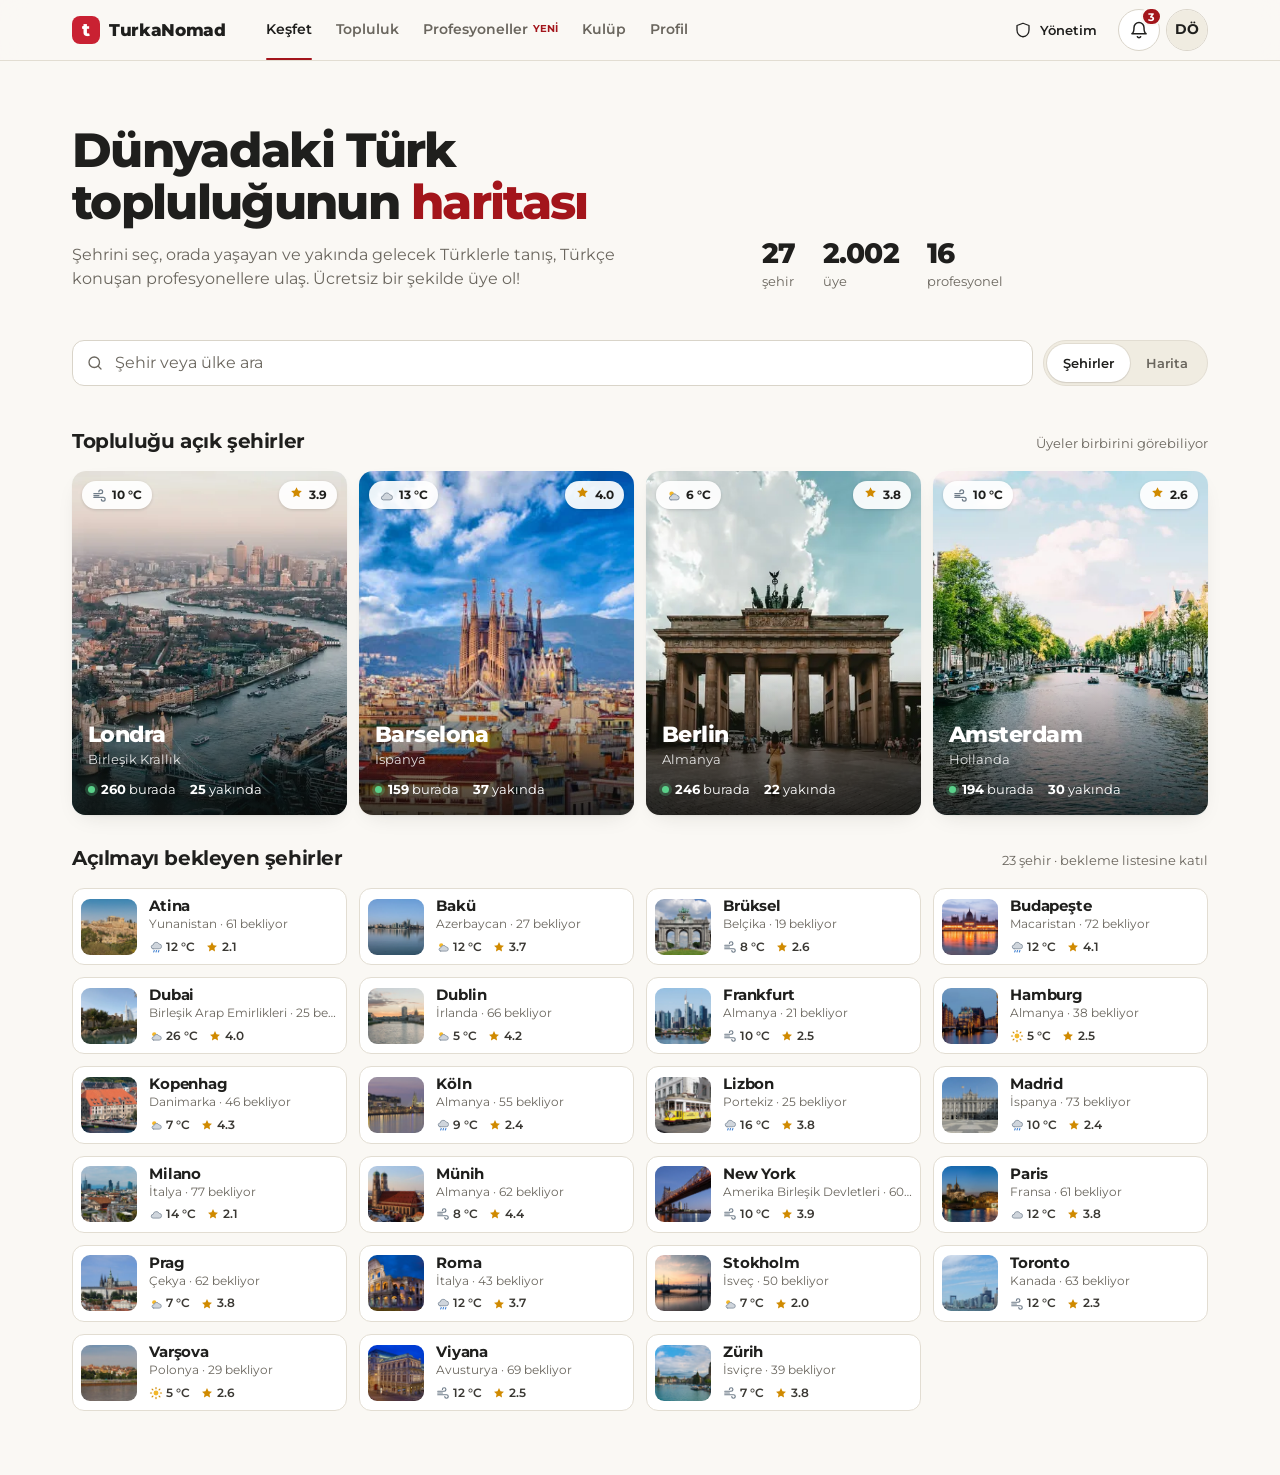
<file: demos/turkanomad-com/index.html>
<!doctype html>
<html lang="tr">
<head>
<meta charset="UTF-8">
<meta name="viewport" content="width=device-width,initial-scale=1,viewport-fit=cover">
<title>TurkaNomad Demo</title>
<meta name="description" content="Şehrini seç, orada yaşayan ve yakında gelecek Türklerle tanış, Türkçe konuşan profesyonellere ulaş. Üyelik ücretsiz.">
<meta name="theme-color" content="#faf8f4">
<link rel="icon" href="data:image/svg+xml,%3Csvg xmlns='http://www.w3.org/2000/svg' viewBox='0 0 64 64'%3E%3Crect width='64' height='64' rx='16' fill='%23c92132'/%3E%3Ctext x='32' y='47' text-anchor='middle' font-family='Montserrat,Arial,sans-serif' font-weight='800' font-size='44' fill='%23fff'%3Et%3C/text%3E%3C/svg%3E">
<link rel="preconnect" href="https://fonts.googleapis.com">
<link rel="preconnect" href="https://fonts.gstatic.com" crossorigin>
<link href="https://fonts.googleapis.com/css2?family=Montserrat:wght@400;500;600;700;800&display=swap" rel="stylesheet">
<style>
:root{
  --paper:#faf8f4; --paper-2:#f3f0e8; --card:#ffffff; --ink:#1f1f1d; --ink-2:#3a3833;
  --muted:#6a665e; --rule:#e2ddd2; --rule-2:#d9d4c9; --tint:#f0ece1;
  --red:#a3151b; --red-d:#86100f; --red-mark:#c92132; --red-tint:#f7e7e4;
  --ok:#1f6b45; --ok-tint:#e3f1e8; --warn:#8a5a00; --warn-tint:#f8eed6;
  --ease:cubic-bezier(.23,1,.32,1); --r:14px; --r-s:10px;
  --safe-b:env(safe-area-inset-bottom,0px); --safe-t:env(safe-area-inset-top,0px);
  --shadow:0 1px 2px rgba(31,31,29,.05),0 8px 24px -12px rgba(31,31,29,.18);
  color-scheme:light;
}
@media (prefers-color-scheme:dark){:root:not([data-theme="light"]){
  --paper:#171614; --paper-2:#1f1d1a; --card:#232120; --ink:#f3f0e8; --ink-2:#d9d4c9;
  --muted:#a8a296; --rule:#33302b; --rule-2:#403c36; --tint:#2a2723;
  --red:#e2505a; --red-d:#f06a73; --red-mark:#c92132; --red-tint:#3a1d1e;
  --ok:#6fc496; --ok-tint:#1d2e24; --warn:#e4b45a; --warn-tint:#33291a;
  --shadow:0 1px 2px rgba(0,0,0,.3),0 8px 24px -12px rgba(0,0,0,.6); color-scheme:dark;}}
:root[data-theme="dark"]{
  --paper:#171614; --paper-2:#1f1d1a; --card:#232120; --ink:#f3f0e8; --ink-2:#d9d4c9;
  --muted:#a8a296; --rule:#33302b; --rule-2:#403c36; --tint:#2a2723;
  --red:#e2505a; --red-d:#f06a73; --red-tint:#3a1d1e;
  --ok:#6fc496; --ok-tint:#1d2e24; --warn:#e4b45a; --warn-tint:#33291a;
  --shadow:0 1px 2px rgba(0,0,0,.3),0 8px 24px -12px rgba(0,0,0,.6); color-scheme:dark;}

*{box-sizing:border-box}
html{-webkit-text-size-adjust:100%;scroll-padding-top:80px}
body{margin:0;font-family:Montserrat,system-ui,-apple-system,"Segoe UI",sans-serif;font-size:15px;line-height:1.55;
  background:var(--paper);color:var(--ink);-webkit-tap-highlight-color:transparent;font-feature-settings:"tnum" 0}
h1,h2,h3,p,ul,dl,dd,figure{margin:0}
ul{padding:0;list-style:none}
a{color:inherit}
img{display:block;max-width:100%}
button,input,select,textarea{font:inherit;color:inherit}
::selection{background:var(--red);color:#fff}
:focus-visible{outline:2px solid var(--ink);outline-offset:3px;border-radius:6px}
.num{font-variant-numeric:tabular-nums}
.vh{position:absolute!important;width:1px;height:1px;overflow:hidden;clip:rect(0 0 0 0);white-space:nowrap}
.skip{position:absolute;left:8px;top:-60px;background:var(--ink);color:var(--paper);padding:10px 14px;z-index:99;border-radius:8px}
.skip:focus{top:8px}
.wrap{max-width:1200px;margin-inline:auto;padding-inline:16px}
@media (min-width:768px){.wrap{padding-inline:32px}}

/* ---------- top bar ---------- */
.top{position:sticky;top:0;z-index:20;background:color-mix(in srgb,var(--paper) 88%,transparent);
  backdrop-filter:saturate(1.4) blur(12px);-webkit-backdrop-filter:saturate(1.4) blur(12px);border-bottom:1px solid var(--rule);padding-top:var(--safe-t)}
.top .wrap{display:flex;align-items:center;gap:12px;min-height:60px}
.logo{display:flex;align-items:center;gap:9px;text-decoration:none;font-weight:800;letter-spacing:-.02em;font-size:17px}
.mk{display:inline-grid;place-items:center;width:28px;height:28px;border-radius:8px;background:var(--red-mark);color:#fff;font-weight:800;font-size:18px;line-height:1}
.dt-nav{display:none;gap:0;margin-left:16px}
.dt-nav a{position:relative;padding:8px 12px;text-decoration:none;font-weight:600;font-size:14px;color:var(--muted);border-radius:8px;transition:color .15s,background-color .15s}
.dt-nav a:hover{color:var(--ink);background:var(--tint)}
.dt-nav a.on{color:var(--ink)}
.dt-nav a.on::after{content:"";position:absolute;left:12px;right:12px;bottom:-11px;height:2px;background:var(--red);border-radius:2px}
.dt-nav .new{font-size:10px;font-weight:700;color:var(--red);margin-left:5px;vertical-align:2px}
.top-r{margin-left:auto;display:flex;align-items:center;gap:6px}
@media (min-width:900px){.dt-nav{display:flex}}

/* ---------- buttons ---------- */
.btn{display:inline-flex;align-items:center;justify-content:center;gap:8px;min-height:44px;padding:0 18px;border-radius:999px;
  border:1px solid var(--rule-2);background:var(--card);color:var(--ink);font-weight:600;font-size:14px;text-decoration:none;cursor:pointer;
  transition:transform .16s var(--ease),background-color .15s,border-color .15s,box-shadow .15s;user-select:none;-webkit-user-select:none}
.btn:hover{border-color:var(--ink)}
.btn:active{transform:scale(.97)}
.btn.primary{background:var(--red);border-color:var(--red);color:#fff}
.btn.primary:hover{background:var(--red-d);border-color:var(--red-d)}
.btn.dark{background:var(--ink);border-color:var(--ink);color:var(--paper)}
.btn.ghost{background:transparent;border-color:transparent}
.btn.ghost:hover{background:var(--tint)}
.btn.sm{min-height:36px;padding:0 14px;font-size:13px}
.btn[disabled]{opacity:.5;pointer-events:none}
.btn svg{width:18px;height:18px;flex:none}
.ic{width:20px;height:20px;fill:none;stroke:currentColor;stroke-width:1.75;stroke-linecap:round;stroke-linejoin:round;flex:none}
.link{color:var(--red);font-weight:600;text-decoration:underline;text-decoration-thickness:1px;text-underline-offset:3px}
.admin-pill{display:none}
/* top-bar menus */
.icon-btn{position:relative;display:inline-grid;place-items:center;width:42px;height:42px;border-radius:50%;border:1px solid var(--rule-2);background:var(--card);cursor:pointer;color:var(--ink);transition:border-color .15s,transform .16s var(--ease)}
.icon-btn:hover{border-color:var(--ink)}
.icon-btn:active{transform:scale(.95)}
.icon-btn .ic{width:20px;height:20px}
.icon-btn .pip{position:absolute;top:-3px;right:-3px;min-width:19px;height:19px;padding:0 5px;border-radius:999px;background:var(--red);color:#fff;font-size:11px;font-weight:700;display:grid;place-items:center;border:2px solid var(--paper);font-variant-numeric:tabular-nums}
.me-btn{padding:0;overflow:hidden}
.me-av{width:100%;height:100%;display:grid;place-items:center;font-weight:700;font-size:14px;background:var(--tint);color:var(--ink)}
.me-av img{width:100%;height:100%;object-fit:cover}
.menu{position:fixed;z-index:40;width:min(360px,calc(100vw - 24px));background:var(--card);border:1px solid var(--rule);border-radius:16px;
  box-shadow:0 2px 6px rgba(0,0,0,.06),0 24px 48px -16px rgba(31,31,29,.35);transform-origin:top right;
  opacity:0;transform:scale(.96) translateY(-4px);pointer-events:none;transition:opacity .16s var(--ease),transform .16s var(--ease)}
.menu.open{opacity:1;transform:none;pointer-events:auto}
.menu-h{display:flex;justify-content:space-between;align-items:center;padding:14px 16px;border-bottom:1px solid var(--rule)}
.menu-h b{font-size:15px}
.menu-h button{border:0;background:none;color:var(--red);font-weight:600;font-size:13px;cursor:pointer;padding:6px;border-radius:6px}
.menu-h button:hover{background:var(--tint)}
.notes{max-height:min(420px,60vh);overflow:auto;overscroll-behavior:contain}
.note-i{display:flex;gap:12px;padding:12px 16px;border-bottom:1px solid var(--rule);text-decoration:none;cursor:pointer;width:100%;text-align:left;border-left:0;border-right:0;border-top:0;background:none;transition:background-color .15s}
.note-i:hover{background:var(--tint)}
.note-i:last-child{border-bottom:0}
.note-i .ni{width:36px;height:36px;border-radius:50%;flex:none;display:grid;place-items:center;background:var(--tint);color:var(--ink)}
.note-i .ni .ic{width:18px;height:18px}
.note-i.unread .ni{background:var(--red-tint);color:var(--red)}
.note-i p{font-size:14px;line-height:1.4;color:var(--ink-2)}
.note-i.unread p{color:var(--ink);font-weight:600}
.note-i time{display:block;font-size:12px;color:var(--muted);margin-top:2px}
.note-i .ud{width:8px;height:8px;border-radius:50%;background:var(--red);flex:none;margin-top:6px;margin-left:auto}
.menu-empty{padding:28px 16px;text-align:center;color:var(--muted);font-size:14px}
.me-card{display:flex;gap:12px;align-items:center;padding:16px}
.me-card .big{width:56px;height:56px;border-radius:50%;overflow:hidden;flex:none}
.me-card b{display:block;font-size:16px}
.me-card span{font-size:13px;color:var(--muted)}
.menu-list{border-top:1px solid var(--rule);padding:6px}
.menu-list a,.menu-list button,.menu-list label{display:flex;align-items:center;gap:10px;width:100%;padding:10px 12px;border-radius:10px;border:0;background:none;text-decoration:none;font-weight:600;font-size:14px;cursor:pointer;color:var(--ink);text-align:left}
.menu-list a:hover,.menu-list button:hover,.menu-list label:hover{background:var(--tint)}
.menu-list .ic{width:18px;height:18px;color:var(--muted)}
.menu-list input[type=file]{position:absolute;width:1px;height:1px;opacity:0}
/* card chips: weather + rating */
.chips-ov{position:absolute;top:10px;left:10px;right:10px;display:flex;justify-content:space-between;gap:6px;pointer-events:none}
.pill{display:inline-flex;align-items:center;gap:5px;height:28px;padding:0 10px;border-radius:999px;font-size:12px;font-weight:700;font-variant-numeric:tabular-nums;white-space:nowrap;
  background:rgba(255,255,255,.92);color:#1f1f1d;box-shadow:0 1px 3px rgba(0,0,0,.15)}
.pill svg{width:15px;height:15px;flex:none}
.pill .star{color:#d08a00}
.mini-meta{display:flex;gap:10px;margin-top:4px;font-size:12px;font-weight:600;color:var(--ink-2);font-variant-numeric:tabular-nums}
.mini-meta span{display:inline-flex;align-items:center;gap:3px}
.mini-meta svg{width:14px;height:14px}
.mini-meta .star{color:#d08a00}
/* city section tiles */
.c-tabs{display:grid;grid-template-columns:repeat(3,minmax(0,1fr));gap:10px;margin-top:16px}
.c-tab{display:flex;align-items:center;gap:12px;padding:14px 16px;border-radius:var(--r);border:1.5px solid var(--rule-2);background:var(--card);text-decoration:none;
  transition:border-color .15s,background-color .15s,transform .16s var(--ease),box-shadow .2s var(--ease)}
.c-tab:hover{border-color:var(--ink);box-shadow:var(--shadow)}
.c-tab:active{transform:scale(.98)}
.c-tab .ti{width:42px;height:42px;border-radius:12px;flex:none;display:grid;place-items:center;background:var(--red-tint);color:var(--red)}
.c-tab .ti .ic{width:22px;height:22px}
.c-tab b{display:block;font-size:16px;font-weight:800;letter-spacing:-.015em;line-height:1.2}
.c-tab small{display:block;font-size:12px;color:var(--muted);font-weight:600;margin-top:1px}
.c-tab[aria-current="page"]{background:var(--ink);border-color:var(--ink);color:var(--paper)}
.c-tab[aria-current="page"] .ti{background:var(--red);color:#fff}
.c-tab[aria-current="page"] small{color:color-mix(in srgb,var(--paper) 70%,transparent)}
@media (max-width:599px){.c-tabs{gap:8px}.c-tab{flex-direction:column;align-items:flex-start;gap:8px;padding:12px}.c-tab b{font-size:15px}.c-tab .ti{width:36px;height:36px}}
/* boxed links inside a city */
.lbox-grid{display:grid;gap:10px}
@media (min-width:600px){.lbox-grid.two-col{grid-template-columns:1fr 1fr}}
.lbox{display:flex;align-items:center;gap:12px;padding:14px 16px;border-radius:12px;border:1.5px solid var(--rule-2);background:var(--paper);text-decoration:none;color:var(--ink);font-weight:600;font-size:14px;line-height:1.35;cursor:pointer;text-align:left;width:100%;
  transition:border-color .15s,background-color .15s,transform .16s var(--ease)}
.lbox:hover{border-color:var(--red);background:var(--red-tint)}
.lbox:active{transform:scale(.985)}
.lbox .li{width:36px;height:36px;border-radius:10px;display:grid;place-items:center;background:var(--card);border:1px solid var(--rule);flex:none;color:var(--red)}
.lbox .li .ic{width:18px;height:18px}
.lbox .lt{flex:1;min-width:0;overflow-wrap:anywhere}
.lbox .lt small{display:block;font-size:12px;color:var(--muted);font-weight:500;margin-top:2px}
.lbox .arr{color:var(--muted);flex:none;transition:transform .2s var(--ease)}
.lbox:hover .arr{transform:translateX(3px);color:var(--red)}
.lbox.primary{background:var(--red);border-color:var(--red);color:#fff}
.lbox.primary .li{background:rgba(255,255,255,.16);border-color:transparent;color:#fff}
.lbox.primary .lt small,.lbox.primary .arr{color:rgba(255,255,255,.8)}
.lbox.primary:hover{background:var(--red-d);border-color:var(--red-d)}
.wx{display:flex;align-items:center;gap:16px}
.wx .wi{width:56px;height:56px;border-radius:14px;background:var(--paper-2);display:grid;place-items:center;flex:none}
.wx .wi svg{width:32px;height:32px}
.wx b{font-size:32px;font-weight:800;letter-spacing:-.03em;font-variant-numeric:tabular-nums;line-height:1}
.wx p{color:var(--muted);font-size:13px;margin-top:4px}
.rate-row{display:grid;grid-template-columns:130px 1fr 34px;gap:10px;align-items:center;font-size:13px;padding:4px 0}
.rate-row i{height:8px;border-radius:4px;background:var(--tint);overflow:hidden;display:block}
.rate-row i b{display:block;height:100%;background:#d08a00;border-radius:4px}
.rate-row span{text-align:right;font-weight:700;font-variant-numeric:tabular-nums}
.big-score{display:flex;align-items:baseline;gap:8px;margin-bottom:10px}
.big-score b{font-size:34px;font-weight:800;letter-spacing:-.03em;font-variant-numeric:tabular-nums}
.big-score span{color:var(--muted);font-size:13px}
.stars{display:inline-flex;gap:2px}
.stars button{width:36px;height:36px;border:0;background:none;padding:0;cursor:pointer;color:var(--rule-2);border-radius:8px;transition:transform .15s var(--ease),color .1s}
.stars button:hover{transform:scale(1.12)}
.stars button[aria-pressed="true"]{color:#d08a00}
.stars svg{width:26px;height:26px}
.rate-form{display:grid;gap:8px;margin-top:14px;padding-top:14px;border-top:1px solid var(--rule)}
.rate-form .rf{display:flex;justify-content:space-between;align-items:center;gap:8px;flex-wrap:wrap;font-size:14px;font-weight:600}
.city-stack{display:grid;gap:16px;margin-top:20px}
@media (min-width:900px){.city-stack{grid-template-columns:1fr 1fr}.city-stack .span2{grid-column:1/-1}}
@media (min-width:600px){.admin-pill{display:inline-flex}}

/* ---------- views ---------- */
main{min-height:calc(100dvh - 60px);padding-bottom:calc(88px + var(--safe-b))}
@media (min-width:900px){main{padding-bottom:64px}}
.view{animation:viewIn .24s var(--ease) both}
@keyframes viewIn{from{opacity:0;transform:translateY(6px)}to{opacity:1;transform:none}}

/* ---------- Keşfet ---------- */
.intro{padding:28px 0 16px}
.intro h1{font-size:clamp(28px,4.4vw,48px);line-height:1.08;letter-spacing:-.035em;font-weight:800;max-width:16ch;text-wrap:balance}
.intro h1 em{font-style:normal;color:var(--red)}
.intro p{margin-top:14px;color:var(--muted);font-size:16px;max-width:52ch}
.intro-row{display:grid;gap:20px;align-items:end}
@media (min-width:900px){.intro{padding:64px 0 36px}.intro-row{grid-template-columns:1.2fr .8fr}}
.stats{display:flex;gap:28px;flex-wrap:wrap}
.stat b{display:block;font-size:28px;font-weight:800;letter-spacing:-.03em;font-variant-numeric:tabular-nums;line-height:1.1}
.stat span{font-size:13px;color:var(--muted)}
.toolbar{position:sticky;top:calc(60px + var(--safe-t));z-index:10;background:var(--paper);padding:12px 0;display:flex;gap:10px;align-items:center;flex-wrap:wrap}
.search{position:relative;flex:1 1 280px}
.search .ic{position:absolute;left:14px;top:50%;transform:translateY(-50%);color:var(--muted);width:18px;height:18px}
.search input,.field input,.field select,.field textarea,.select{width:100%;min-height:46px;border:1px solid var(--rule-2);background:var(--card);border-radius:12px;padding:0 14px;font-size:16px;transition:border-color .15s,box-shadow .15s}
.search input{padding-left:42px}
.search input:focus,.field input:focus,.field select:focus,.field textarea:focus,.select:focus{outline:none;border-color:var(--ink);box-shadow:0 0 0 3px color-mix(in srgb,var(--ink) 12%,transparent)}
.search input::placeholder,.field ::placeholder{color:var(--muted)}
.seg{display:inline-flex;padding:3px;background:var(--tint);border-radius:999px;border:1px solid var(--rule)}
.seg button{border:0;background:transparent;min-height:38px;padding:0 16px;border-radius:999px;font-weight:600;font-size:13px;color:var(--muted);cursor:pointer;transition:color .15s}
.seg button[aria-pressed="true"]{background:var(--card);color:var(--ink);box-shadow:0 1px 2px rgba(0,0,0,.08),0 0 0 1px var(--rule)}
.sec-h{display:flex;flex-wrap:wrap;align-items:baseline;justify-content:space-between;gap:12px;margin:28px 0 14px}
.sec-h h2{font-size:20px;font-weight:700;letter-spacing:-.02em}
.sec-h p{color:var(--muted);font-size:13px}

.grid-open{display:grid;gap:12px;grid-template-columns:repeat(2,minmax(0,1fr))}
@media (max-width:599px){.city h3{font-size:18px}.city .cap{padding:40px 12px 12px}.city .cnt{gap:10px;font-size:12px}}
@media (min-width:1024px){.grid-open{grid-template-columns:repeat(4,1fr)}}
.city{position:relative;display:block;text-decoration:none;border-radius:var(--r);overflow:hidden;background:var(--card);
  box-shadow:var(--shadow);transition:transform .22s var(--ease),box-shadow .22s var(--ease)}
.city .ph{aspect-ratio:4/5;overflow:hidden;background:var(--tint)}
.city img{width:100%;height:100%;object-fit:cover;transition:transform .5s var(--ease)}
.city .cap{position:absolute;inset:auto 0 0 0;padding:56px 16px 16px;color:#fff;
  background:linear-gradient(to top,rgba(10,10,9,.78),rgba(10,10,9,0))}
.city h3{font-size:22px;font-weight:800;letter-spacing:-.025em;line-height:1.1}
.city .cc{font-size:13px;opacity:.85;margin-top:2px}
.city .cnt{display:flex;gap:14px;margin-top:10px;font-size:13px;font-variant-numeric:tabular-nums}
.city .cnt b{font-weight:700}
.dot{display:inline-block;width:7px;height:7px;border-radius:50%;background:#5ad18a;margin-right:6px;vertical-align:1px;box-shadow:0 0 0 3px rgba(90,209,138,.25)}
@media (hover:hover) and (pointer:fine){
  .city:hover{transform:translateY(-2px);box-shadow:0 2px 4px rgba(31,31,29,.06),0 18px 36px -16px rgba(31,31,29,.35)}
  .city:hover img{transform:scale(1.03)}}

.grid-more{display:grid;gap:12px;grid-template-columns:repeat(2,minmax(0,1fr))}
@media (max-width:599px){.grid-more{grid-template-columns:minmax(0,1fr)}}
@media (min-width:768px){.grid-more{grid-template-columns:repeat(3,minmax(0,1fr))}}
@media (min-width:1024px){.grid-more{grid-template-columns:repeat(4,1fr)}}
.mini{display:flex;align-items:center;gap:12px;padding:8px;border-radius:12px;text-decoration:none;background:var(--card);border:1px solid var(--rule);
  transition:border-color .15s,transform .2s var(--ease)}
.mini img{width:56px;height:56px;border-radius:9px;object-fit:cover;flex:none;background:var(--tint)}
.mini b{display:block;font-weight:700;font-size:15px;letter-spacing:-.01em;line-height:1.2}
.mini>div>span{font-size:12px;color:var(--muted);display:block;white-space:nowrap;overflow:hidden;text-overflow:ellipsis}
.mini>div{min-width:0}
@media (hover:hover){.mini:hover{border-color:var(--ink);transform:translateY(-1px)}}
.list-table{width:100%;border-collapse:collapse;font-size:14px}
.list-table th{text-align:left;font-size:12px;color:var(--muted);font-weight:600;padding:10px 12px;border-bottom:1px solid var(--rule)}
.list-table td{padding:12px;border-bottom:1px solid var(--rule);font-variant-numeric:tabular-nums}
.list-table tr[data-href]{cursor:pointer}
.list-table tr[data-href]:hover td{background:var(--tint)}
.mapbox{border-radius:var(--r);border:1px solid var(--rule);background:var(--card);overflow:hidden}
.mapbox svg{width:100%;height:auto;display:block}
.mapscroll{overflow-x:auto;overscroll-behavior-x:contain}
@media (max-width:767px){.mapscroll svg{width:820px;max-width:none}}
.mapbox .pin{cursor:pointer}
.mapbox .pin circle{transition:r .15s}
.mapbox .pin:hover circle.dotc{r:20}
.mapbox text{paint-order:stroke;stroke:var(--paper-2);stroke-width:4px;stroke-linejoin:round}
.map-legend{display:flex;gap:16px;flex-wrap:wrap;padding:12px 16px;border-top:1px solid var(--rule);font-size:12px;color:var(--muted)}
.map-legend i{display:inline-block;width:10px;height:10px;border-radius:50%;margin-right:6px;vertical-align:-1px}
.empty{padding:40px 24px;text-align:center;border:1px dashed var(--rule-2);border-radius:var(--r);color:var(--muted)}
.empty strong{color:var(--ink);display:block;margin-bottom:6px;font-size:16px}
.empty .btn{margin-top:16px}

/* ---------- City page ---------- */
.back{display:inline-flex;align-items:center;gap:4px;min-height:44px;margin:12px 0 0 -8px;padding:0 8px;border:0;background:none;font-weight:600;cursor:pointer;text-decoration:none;border-radius:8px}
.back:hover{background:var(--tint)}
.c-hero{position:relative;border-radius:var(--r);overflow:hidden;margin-top:8px;aspect-ratio:16/9;max-height:340px;width:100%;background:var(--tint)}
@media (max-width:599px){.c-hero{aspect-ratio:4/3}}
.c-hero img{width:100%;height:100%;object-fit:cover}
.c-hero .cap{position:absolute;inset:auto 0 0 0;padding:72px 20px 20px;color:#fff;background:linear-gradient(to top,rgba(10,10,9,.8),rgba(10,10,9,0))}
.c-hero h1{font-size:clamp(30px,5vw,52px);font-weight:800;letter-spacing:-.035em;line-height:1}
.c-hero p{opacity:.88;margin-top:6px}
.tabs{display:flex;gap:4px;border-bottom:1px solid var(--rule);margin-top:20px;overflow-x:auto;scrollbar-width:none}
.tabs::-webkit-scrollbar{display:none}
.tabs a{position:relative;padding:12px 14px;text-decoration:none;font-weight:600;font-size:14px;color:var(--muted);white-space:nowrap}
.tabs a[aria-current="page"]{color:var(--ink)}
.tabs a[aria-current="page"]::after{content:"";position:absolute;left:14px;right:14px;bottom:-1px;height:2px;background:var(--red)}
.cols{display:grid;gap:24px;margin-top:24px}
@media (min-width:900px){.cols{grid-template-columns:1fr 340px;align-items:start}}
.panel{background:var(--card);border:1px solid var(--rule);border-radius:var(--r);padding:20px}
.panel h2{font-size:17px;font-weight:700;letter-spacing:-.015em;margin-bottom:12px}
.kv{display:grid;grid-template-columns:1fr 1fr;gap:12px}
.kv div{background:var(--paper-2);border-radius:var(--r-s);padding:14px}
.kv b{display:block;font-size:26px;font-weight:800;letter-spacing:-.03em;font-variant-numeric:tabular-nums;line-height:1.1}
.kv span{font-size:12px;color:var(--muted)}
.note{font-size:13px;color:var(--muted);margin-top:12px}

/* ---------- Professionals ---------- */
.p-head{display:grid;gap:16px;padding:32px 0 8px;align-items:end}
@media (min-width:900px){.p-head{grid-template-columns:1fr auto;padding-top:48px}}
.p-head h1{font-size:clamp(28px,4vw,40px);font-weight:800;letter-spacing:-.035em;line-height:1.08;text-wrap:balance}
.p-head p{color:var(--muted);margin-top:10px;max-width:56ch}
.filters{display:grid;gap:10px;grid-template-columns:1fr;padding:16px 0 8px;background:var(--paper);z-index:9}
@media (min-width:768px){.filters{grid-template-columns:220px 1fr;position:sticky;top:calc(60px + var(--safe-t))}}
.select{appearance:none;-webkit-appearance:none;padding-right:40px;cursor:pointer;
  background-image:url("data:image/svg+xml,%3Csvg xmlns='http://www.w3.org/2000/svg' width='20' height='20' viewBox='0 0 24 24' fill='none' stroke='%236a665e' stroke-width='2' stroke-linecap='round'%3E%3Cpath d='m6 9 6 6 6-6'/%3E%3C/svg%3E");
  background-repeat:no-repeat;background-position:right 12px center}
.chips{display:flex;gap:8px;overflow-x:auto;padding:4px 0 10px;scrollbar-width:none;overscroll-behavior-x:contain}
.chips::-webkit-scrollbar{display:none}
.chip{flex:none;min-height:36px;padding:0 14px;border-radius:999px;border:1px solid var(--rule-2);background:var(--card);font-weight:600;font-size:13px;cursor:pointer;color:var(--ink-2);transition:background-color .15s,color .15s,border-color .15s,transform .16s var(--ease)}
.chip:active{transform:scale(.96)}
.chip[aria-pressed="true"]{background:var(--ink);color:var(--paper);border-color:var(--ink)}
.chip .n{opacity:.6;margin-left:4px;font-variant-numeric:tabular-nums}
.result-meta{font-size:13px;color:var(--muted);margin:6px 0 14px}
.pros{display:grid;gap:12px;grid-template-columns:1fr}
@media (min-width:768px){.pros{grid-template-columns:1fr 1fr}}
@media (min-width:1100px){.pros{grid-template-columns:repeat(3,1fr)}}
.pro{display:flex;flex-direction:column;gap:12px;background:var(--card);border:1px solid var(--rule);border-radius:var(--r);padding:18px;
  transition:border-color .15s,transform .22s var(--ease),box-shadow .22s var(--ease);animation:proIn .28s var(--ease) both}
@keyframes proIn{from{opacity:0;transform:translateY(8px)}to{opacity:1;transform:none}}
@media (hover:hover){.pro:hover{border-color:var(--rule-2);transform:translateY(-2px);box-shadow:var(--shadow)}}
.pro-top{display:flex;gap:12px;align-items:flex-start}
.av{width:48px;height:48px;border-radius:50%;flex:none;display:grid;place-items:center;font-weight:700;font-size:16px;color:var(--ink);background:var(--tint);letter-spacing:-.02em}
.pro h3{font-size:16px;font-weight:700;letter-spacing:-.015em;line-height:1.25;overflow-wrap:anywhere}
.pro .cat{font-size:13px;color:var(--muted)}
.badge{display:inline-flex;align-items:center;gap:4px;font-size:11px;font-weight:700;padding:3px 8px;border-radius:999px;background:var(--ok-tint);color:var(--ok);white-space:nowrap}
.badge.warn{background:var(--warn-tint);color:var(--warn)}
.badge.red{background:var(--red-tint);color:var(--red)}
.badge.grey{background:var(--tint);color:var(--muted)}
.badge svg{width:12px;height:12px}
.pro p.hl{font-size:14px;color:var(--ink-2);display:-webkit-box;-webkit-line-clamp:3;-webkit-box-orient:vertical;overflow:hidden;overflow-wrap:anywhere}
.tags{display:flex;flex-wrap:wrap;gap:6px}
.tag{font-size:12px;padding:3px 9px;border-radius:999px;background:var(--paper-2);color:var(--ink-2);border:1px solid var(--rule)}
.pro-foot{display:flex;gap:8px;margin-top:auto;padding-top:4px;flex-wrap:wrap}
.cta-band{margin-top:32px;display:grid;gap:16px;align-items:center;padding:24px;border-radius:var(--r);background:var(--ink);color:var(--paper)}
.cta-band h2{font-size:22px;font-weight:800;letter-spacing:-.025em}
.cta-band p{opacity:.75;margin-top:6px;max-width:52ch}
@media (min-width:768px){.cta-band{grid-template-columns:1fr auto;padding:32px}}

/* ---------- Form ---------- */
.form-wrap{max-width:720px;margin:0 auto}
.form-wrap h1{font-size:clamp(26px,3.6vw,36px);font-weight:800;letter-spacing:-.03em;line-height:1.1;margin-top:8px}
.form-wrap>p{color:var(--muted);margin-top:8px}
.steps{display:flex;gap:6px;margin:20px 0}
.steps i{height:4px;flex:1;border-radius:4px;background:var(--rule);overflow:hidden;position:relative}
.steps i::after{content:"";position:absolute;inset:0;background:var(--red);transform:scaleX(0);transform-origin:left;transition:transform .35s var(--ease)}
.steps i.on::after{transform:scaleX(1)}
form.card{background:var(--card);border:1px solid var(--rule);border-radius:var(--r);padding:20px;display:grid;gap:16px}
@media (min-width:768px){form.card{padding:28px;grid-template-columns:1fr 1fr}}
.field{display:grid;gap:6px}
.field.full{grid-column:1/-1}
.field label,.field legend{font-weight:600;font-size:14px}
.field .hint{font-size:12px;color:var(--muted)}
.field textarea{min-height:96px;padding:12px 14px;resize:vertical;line-height:1.5}
.field .count{font-size:12px;color:var(--muted);text-align:right;font-variant-numeric:tabular-nums}
.field input:user-invalid,.field select:user-invalid,.field textarea:user-invalid{border-color:var(--red)}
.err{font-size:12px;color:var(--red);font-weight:600;display:none}
.field input:user-invalid~.err,.field textarea:user-invalid~.err,.field select:user-invalid~.err{display:block}
fieldset{border:0;padding:0;margin:0}
.check{display:flex;gap:10px;align-items:flex-start;font-size:14px;cursor:pointer}
.check input{width:20px;height:20px;margin:1px 0 0;accent-color:var(--red);flex:none}
.langs{display:flex;flex-wrap:wrap;gap:8px}
.langs label{position:relative}
.langs input{position:absolute;opacity:0;pointer-events:none}
.langs span{display:inline-flex;min-height:36px;align-items:center;padding:0 14px;border-radius:999px;border:1px solid var(--rule-2);font-size:13px;font-weight:600;cursor:pointer;transition:background-color .15s,color .15s}
.langs input:checked+span{background:var(--ink);color:var(--paper);border-color:var(--ink)}
.langs input:focus-visible+span{outline:2px solid var(--ink);outline-offset:2px}
.form-actions{grid-column:1/-1;display:flex;gap:10px;justify-content:space-between;align-items:center;flex-wrap:wrap;border-top:1px solid var(--rule);padding-top:16px}
.done{text-align:center;padding:40px 20px}
.done .tick{width:64px;height:64px;border-radius:50%;background:var(--ok-tint);color:var(--ok);display:grid;place-items:center;margin:0 auto 16px;animation:pop .4s var(--ease) both}
.done .tick svg{width:30px;height:30px}
@keyframes pop{from{transform:scale(.6);opacity:0}to{transform:none;opacity:1}}

/* ---------- Admin ---------- */
.adm{display:grid;gap:0;min-height:calc(100dvh - 60px);grid-template-columns:minmax(0,1fr)}
@media (min-width:900px){.adm{grid-template-columns:240px minmax(0,1fr)}}
.adm-side{border-right:1px solid var(--rule);padding:20px 12px;background:var(--paper-2)}
.adm-side h2{font-size:12px;font-weight:700;color:var(--muted);padding:0 12px 10px}
.adm-side nav{display:flex;flex-direction:column;gap:2px}
.adm-side a{display:flex;align-items:center;gap:10px;padding:9px 12px;border-radius:9px;text-decoration:none;font-weight:600;font-size:14px;color:var(--ink-2);transition:background-color .15s}
.adm-side a:hover{background:var(--tint)}
.adm-side a[aria-current="page"]{background:var(--card);color:var(--ink);box-shadow:0 0 0 1px var(--rule)}
.adm-side a .ic{width:18px;height:18px;color:var(--muted)}
.adm-side a .cnt{margin-left:auto;font-size:11px;font-weight:700;background:var(--red);color:#fff;border-radius:999px;padding:1px 7px;font-variant-numeric:tabular-nums}
@media (max-width:899px){
  .adm-side{border-right:0;border-bottom:1px solid var(--rule);padding:8px 0}
  .adm-side h2{display:none}
  .adm-side nav{flex-direction:row;overflow-x:auto;padding:0 12px;scrollbar-width:none}
  .adm-side nav::-webkit-scrollbar{display:none}
  .adm-side a{white-space:nowrap;flex:none}}
.adm-main{padding:24px 16px 48px;min-width:0;width:100%;max-width:1180px}
@media (min-width:900px){.adm-main{padding:32px 40px 64px}}
.adm-main>header{display:flex;justify-content:space-between;align-items:flex-end;gap:12px;flex-wrap:wrap;margin-bottom:20px}
.adm-main h1{font-size:26px;font-weight:800;letter-spacing:-.03em}
.adm-main header p{color:var(--muted);font-size:14px;margin-top:4px}
.kpis{display:grid;gap:12px;grid-template-columns:1fr 1fr;margin-bottom:24px}
@media (min-width:1100px){.kpis{grid-template-columns:repeat(4,1fr)}}
.kpi{background:var(--card);border:1px solid var(--rule);border-radius:var(--r);padding:16px;text-decoration:none;display:block;transition:border-color .15s}
a.kpi:hover{border-color:var(--ink)}
.kpi span{font-size:13px;color:var(--muted);font-weight:600}
.kpi b{display:block;font-size:30px;font-weight:800;letter-spacing:-.03em;font-variant-numeric:tabular-nums;margin-top:4px;line-height:1.1}
.kpi small{font-size:12px;color:var(--muted)}
.kpi.alert b{color:var(--red)}
.tbl-wrap{background:var(--card);border:1px solid var(--rule);border-radius:var(--r);overflow:auto}
.tbl{width:100%;border-collapse:collapse;font-size:14px;min-width:640px}
.tbl th{text-align:left;font-size:12px;font-weight:600;color:var(--muted);padding:12px 14px;border-bottom:1px solid var(--rule);background:var(--paper-2);position:sticky;top:0;white-space:nowrap}
.tbl td{padding:12px 14px;border-bottom:1px solid var(--rule);vertical-align:top;font-variant-numeric:tabular-nums}
.tbl tr:last-child td{border-bottom:0}
.tbl td.act{white-space:nowrap;text-align:right}
.tbl .who b{display:block;font-weight:700;overflow-wrap:anywhere}
.tbl .who span{font-size:12px;color:var(--muted);overflow-wrap:anywhere}
.tbl .clip{max-width:320px;color:var(--ink-2)}
@media (max-width:699px){
  .tbl{min-width:0}.tbl thead{display:none}.tbl,.tbl tbody,.tbl tr,.tbl td{display:block}
  .tbl tr{padding:14px 16px;border-bottom:1px solid var(--rule)}.tbl tr:last-child{border-bottom:0}
  .tbl td{border:0;padding:2px 0}.tbl td.act{text-align:left;padding-top:10px;display:flex;gap:8px;flex-wrap:wrap}
  .tbl td[style*="right"]{text-align:left!important}.tbl .clip{max-width:none}}
.tbl tr.leaving{animation:rowOut .22s var(--ease) forwards}
@keyframes rowOut{to{opacity:0;transform:translateX(12px)}}
.adm-tools{display:flex;gap:8px;flex-wrap:wrap;margin-bottom:14px}
.adm-tools .search{flex:1 1 240px}
.adm-tools .select{width:auto;min-width:160px}
.two{display:grid;gap:16px}
@media (min-width:1100px){.two{grid-template-columns:1fr 1fr}}
.activity li{display:flex;gap:10px;padding:10px 0;border-bottom:1px solid var(--rule);font-size:14px}
.activity li:last-child{border-bottom:0}
.activity time{color:var(--muted);font-size:12px;margin-left:auto;white-space:nowrap;font-variant-numeric:tabular-nums}
.bar-row{display:grid;grid-template-columns:96px 1fr 36px;gap:10px;align-items:center;font-size:13px;padding:5px 0}
.bar-row i{display:block;height:8px;border-radius:4px;background:var(--tint);overflow:hidden}
.bar-row i b{display:block;height:100%;background:var(--red);border-radius:4px;transform-origin:left;animation:grow .6s var(--ease) both}
@keyframes grow{from{transform:scaleX(0)}}
.bar-row span{text-align:right;font-variant-numeric:tabular-nums;color:var(--muted)}
.switch{position:relative;width:40px;height:24px;flex:none}
.switch input{position:absolute;inset:0;opacity:0;cursor:pointer;margin:0;z-index:1}
.switch i{position:absolute;inset:0;border-radius:999px;background:var(--rule-2);transition:background-color .2s}
.switch i::after{content:"";position:absolute;top:3px;left:3px;width:18px;height:18px;border-radius:50%;background:#fff;box-shadow:0 1px 2px rgba(0,0,0,.2);transition:transform .2s var(--ease)}
.switch input:checked+i{background:var(--ok)}
.switch input:checked+i::after{transform:translateX(16px)}
.switch input:focus-visible+i{outline:2px solid var(--ink);outline-offset:2px}

/* ---------- Kulüp ---------- */
.club-hero{margin-top:28px;border-radius:20px;background:var(--ink);color:var(--paper);padding:28px 22px;display:grid;gap:22px;position:relative;overflow:hidden}
@media (min-width:900px){.club-hero{grid-template-columns:1.1fr .9fr;padding:44px;align-items:center}}
.club-hero .tag-soon{display:inline-flex;align-items:center;gap:6px;height:28px;padding:0 12px;border-radius:999px;background:var(--red);color:#fff;font-size:12px;font-weight:700}
.club-hero h1{font-size:clamp(30px,4.4vw,46px);font-weight:800;letter-spacing:-.035em;line-height:1.05;margin-top:14px}
.club-hero p{color:color-mix(in srgb,var(--paper) 75%,transparent);margin-top:12px;max-width:50ch}
.club-hero .count{margin-top:18px;font-size:14px;color:color-mix(in srgb,var(--paper) 80%,transparent)}
.club-hero .count b{color:#fff;font-size:22px;font-weight:800;font-variant-numeric:tabular-nums;margin-right:4px}
.wl{background:var(--card);color:var(--ink);border-radius:16px;padding:20px;display:grid;gap:12px}
.wl h2{font-size:18px;font-weight:800;letter-spacing:-.02em}
.wl .row{display:grid;gap:10px}
@media (min-width:600px){.wl .row{grid-template-columns:1fr 1fr}}
.wl-done{text-align:center;display:grid;gap:8px;justify-items:center;padding:10px 0}
.wl-done .tick{width:56px;height:56px;border-radius:50%;background:var(--ok-tint);color:var(--ok);display:grid;place-items:center;animation:pop .4s var(--ease) both}
.wl-done .tick svg{width:26px;height:26px}
.wl-done .pos{font-size:40px;font-weight:800;letter-spacing:-.03em;font-variant-numeric:tabular-nums;line-height:1}
.perks{display:grid;gap:12px;margin-top:24px}
@media (min-width:768px){.perks{grid-template-columns:repeat(3,1fr)}}
.perk{background:var(--card);border:1px solid var(--rule);border-radius:var(--r);padding:20px}
.perk .pi{width:42px;height:42px;border-radius:12px;display:grid;place-items:center;background:var(--red-tint);color:var(--red);margin-bottom:12px}
.perk h3{font-size:16px;font-weight:700;letter-spacing:-.015em}
.perk p{font-size:14px;color:var(--muted);margin-top:4px}
.club-facts{margin-top:24px;display:grid;gap:12px}
@media (min-width:768px){.club-facts{grid-template-columns:1fr 1fr}}

/* ---------- Bottom nav (mobile) ---------- */
.bnav{position:fixed;inset:auto 0 0 0;z-index:30;display:grid;grid-template-columns:repeat(5,minmax(0,1fr));background:color-mix(in srgb,var(--paper) 92%,transparent);
  backdrop-filter:saturate(1.4) blur(14px);-webkit-backdrop-filter:saturate(1.4) blur(14px);border-top:1px solid var(--rule);padding-bottom:var(--safe-b)}
.bnav a{min-height:58px;display:flex;flex-direction:column;align-items:center;justify-content:center;gap:3px;text-decoration:none;font-size:10.5px;font-weight:600;color:var(--muted);letter-spacing:-.01em;white-space:nowrap;
  -webkit-touch-callout:none;user-select:none;-webkit-user-select:none;transition:color .15s}
.bnav a .ic{width:22px;height:22px;transition:transform .2s var(--ease)}
.bnav a:active .ic{transform:scale(.9)}
.bnav a.on{color:var(--ink)}
.bnav a.on .ic{color:var(--red)}
@media (min-width:900px){.bnav{display:none}}

/* ---------- Toast & demo banner ---------- */
.toast{position:fixed;left:50%;bottom:calc(76px + var(--safe-b));z-index:50;transform:translate(-50%,12px);opacity:0;pointer-events:none;
  background:var(--ink);color:var(--paper);padding:12px 18px;border-radius:12px;font-weight:600;font-size:14px;box-shadow:0 10px 30px -10px rgba(0,0,0,.4);
  transition:opacity .2s var(--ease),transform .2s var(--ease);max-width:calc(100vw - 32px)}
.toast.show{opacity:1;transform:translate(-50%,0)}
@media (min-width:900px){.toast{bottom:24px}}
.demo-note{font-size:12px;color:var(--muted);padding:10px 0;border-top:1px solid var(--rule);margin-top:40px}

@media (prefers-reduced-motion:reduce){
  *,*::before,*::after{animation-duration:.01ms!important;animation-iteration-count:1!important;transition-duration:.01ms!important;scroll-behavior:auto!important}
}
</style>
</head>
<body>
<a class="skip" href="#main">İçeriğe geç</a>

<header class="top">
  <div class="wrap">
    <a class="logo" href="#/kesfet" aria-label="TurkaNomad ana sayfa"><span class="mk" aria-hidden="true">t</span>TurkaNomad</a>
    <nav class="dt-nav" aria-label="Ana menü">
      <a href="#/kesfet" data-nav="kesfet">Keşfet</a>
      <a href="#/topluluk" data-nav="topluluk">Topluluk</a>
      <a href="#/profesyoneller" data-nav="profesyoneller">Profesyoneller<span class="new">YENİ</span></a>
      <a href="#/kulup" data-nav="kulup">Kulüp</a>
      <a href="#/profil" data-nav="profil">Profil</a>
    </nav>
    <div class="top-r">
      <a class="btn sm ghost admin-pill" href="#/yonetim" data-nav="yonetim">
        <svg class="ic" viewBox="0 0 24 24"><path d="M12 3 4 6v6c0 4.5 3.4 8.3 8 9 4.6-.7 8-4.5 8-9V6l-8-3Z"/></svg>Yönetim</a>
      <button class="icon-btn" type="button" id="bellBtn" aria-haspopup="true" aria-expanded="false" aria-controls="bellMenu" aria-label="Bildirimler">
        <svg class="ic" viewBox="0 0 24 24"><path d="M6 9a6 6 0 0 1 12 0c0 6 2.5 7.5 2.5 7.5h-17S6 15 6 9Z"/><path d="M10 20a2.2 2.2 0 0 0 4 0"/></svg><span class="pip" id="bellPip" hidden></span></button>
      <button class="icon-btn me-btn" type="button" id="meBtn" aria-haspopup="true" aria-expanded="false" aria-controls="meMenu" aria-label="Profil menüsü"><span class="me-av" id="meAv"></span></button>
    </div>
  </div>
</header>

<main id="main" tabindex="-1"></main>

<nav class="bnav" aria-label="Alt menü">
  <a href="#/kesfet" data-nav="kesfet"><svg class="ic" viewBox="0 0 24 24"><path d="M9 4 3 6v14l6-2 6 2 6-2V4l-6 2-6-2Z"/><path d="M9 4v14M15 6v14"/></svg>Keşfet</a>
  <a href="#/topluluk" data-nav="topluluk"><svg class="ic" viewBox="0 0 24 24"><circle cx="9" cy="8" r="3.5"/><path d="M2.5 20c.6-3.4 3.3-5.5 6.5-5.5s5.9 2.1 6.5 5.5"/><path d="M16 4.6a3.5 3.5 0 0 1 0 6.8M18 14.8c1.9.7 3.2 2.6 3.5 5.2"/></svg>Topluluk</a>
  <a href="#/profesyoneller" data-nav="profesyoneller"><svg class="ic" viewBox="0 0 24 24"><rect x="3" y="7" width="18" height="13" rx="2.5"/><path d="M8.5 7V5.5A1.5 1.5 0 0 1 10 4h4a1.5 1.5 0 0 1 1.5 1.5V7M3 12.5h18"/></svg>Uzmanlar</a>
  <a href="#/kulup" data-nav="kulup"><svg class="ic" viewBox="0 0 24 24"><path d="M12 3.5 14.6 9l5.9.6-4.4 4 1.3 5.9L12 16.5l-5.4 3 1.3-5.9-4.4-4L9.4 9 12 3.5Z"/></svg>Kulüp</a>
  <a href="#/profil" data-nav="profil"><svg class="ic" viewBox="0 0 24 24"><circle cx="12" cy="8" r="4"/><path d="M4 21c.8-4 4-6.5 8-6.5s7.2 2.5 8 6.5"/></svg>Profil</a>
</nav>

<div class="menu" id="bellMenu" role="dialog" aria-label="Bildirimler"></div>
<div class="menu" id="meMenu" role="dialog" aria-label="Profil menüsü"></div>
<div class="toast" role="status" aria-live="polite" id="toast"></div>

<script>
/* ===================== Data ===================== */
const C = (slug,name,cc,lat,lon,open=false)=>({slug,name,cc,lat,lon,open});
const CITIES=[C("london","Londra","GB",51.5074,-.1278,true),C("barcelona","Barselona","ES",41.3874,2.1686,true),C("berlin","Berlin","DE",52.52,13.405,true),C("amsterdam","Amsterdam","NL",52.3676,4.9041,true),
C("munich","Münih","DE",48.1351,11.582),C("frankfurt","Frankfurt","DE",50.1109,8.6821),C("hamburg","Hamburg","DE",53.5511,9.9937),C("cologne","Köln","DE",50.9375,6.9603),C("paris","Paris","FR",48.8566,2.3522),C("vienna","Viyana","AT",48.2082,16.3738),C("zurich","Zürih","CH",47.3769,8.5417),C("brussels","Brüksel","BE",50.8503,4.3517),C("copenhagen","Kopenhag","DK",55.6761,12.5683),C("stockholm","Stokholm","SE",59.3293,18.0686),C("madrid","Madrid","ES",40.4168,-3.7038),C("lisbon","Lizbon","PT",38.7223,-9.1393),C("rome","Roma","IT",41.9028,12.4964),C("milan","Milano","IT",45.4642,9.19),C("dublin","Dublin","IE",53.3498,-6.2603),C("prague","Prag","CZ",50.0755,14.4378),C("warsaw","Varşova","PL",52.2297,21.0122),C("budapest","Budapeşte","HU",47.4979,19.0402),C("athens","Atina","GR",37.9838,23.7275),C("new-york","New York","US",40.7128,-74.006),C("toronto","Toronto","CA",43.6532,-79.3832),C("dubai","Dubai","AE",25.2048,55.2708),C("baku","Bakü","AZ",40.4093,49.8671)];
const REG=new Intl.DisplayNames(["tr"],{type:"region"});
CITIES.forEach(c=>c.country=REG.of(c.cc));
const BY=Object.fromEntries(CITIES.map(c=>[c.slug,c]));
const trCmp=(a,b)=>a.localeCompare(b,"tr");

const CATS=["Hukuk","Göç ve vize","Muhasebe ve vergi","Sağlık","Psikolojik danışmanlık","Emlak ve kiralama","Çeviri","Eğitim ve dil","Finans ve sigorta","İş kurma"];
const LANGS=["Türkçe","İngilizce","Almanca","İspanyolca","Fransızca","Hollandaca","İtalyanca","Arapça"];

/* Demo data. Every person below is fictional; contact links use .example. */
const SEED_PROS=[
 ["p1","Elif Aydın","Hukuk","london","İngiltere'de oturum, Skilled Worker ve aile vizesi başvurularında Türkçe danışmanlık.",["Türkçe","İngilizce"],true],
 ["p2","Murat Kaya","Muhasebe ve vergi","london","Self-employed ve Ltd şirketler için vergi beyannamesi, HMRC yazışmaları.",["Türkçe","İngilizce"],true],
 ["p3","Dr. Zeynep Arslan","Sağlık","london","NHS kaydı ve özel muayene; aile hekimi olarak Türkçe görüşme imkânı.",["Türkçe","İngilizce"],true],
 ["p4","Can Öztürk","Emlak ve kiralama","london","İlk kiralık evini arayanlar için referans, depozito ve sözleşme kontrolü.",["Türkçe","İngilizce"],false],
 ["p5","Selin Yıldız","Psikolojik danışmanlık","berlin","Yurt dışına uyum, yalnızlık ve kariyer geçişleri üzerine online ve yüz yüze seans.",["Türkçe","Almanca","İngilizce"],true],
 ["p6","Burak Demir","Göç ve vize","berlin","Blue Card, Anmeldung ve Ausländerbehörde randevularında adım adım destek.",["Türkçe","Almanca"],true],
 ["p7","Ayşe Çelik","Muhasebe ve vergi","berlin","Freelancer (Freiberufler) kaydı, Steuererklärung ve Finanzamt yazışmaları.",["Türkçe","Almanca"],true],
 ["p8","Deniz Koç","Eğitim ve dil","berlin","A1'den C1'e Almanca dersleri, Goethe ve telc sınavlarına hazırlık.",["Türkçe","Almanca","İngilizce"],false],
 ["p9","Ece Şahin","Hukuk","barcelona","NIE, TIE ve dijital göçebe vizesi; İspanya'da şirket kuruluşu.",["Türkçe","İspanyolca","İngilizce"],true],
 ["p10","Kerem Aksoy","Emlak ve kiralama","barcelona","Eixample ve Gràcia'da kiralık daire arayanlar için yerinde görüşme.",["Türkçe","İspanyolca"],false],
 ["p11","Gizem Erdoğan","Çeviri","barcelona","Yeminli tercüme: diploma, nüfus kaydı ve evlilik belgeleri.",["Türkçe","İspanyolca","İngilizce"],true],
 ["p12","Onur Polat","İş kurma","amsterdam","KvK kaydı, zzp vergi düzeni ve Hollanda'da ilk müşteriyi bulma.",["Türkçe","Hollandaca","İngilizce"],true],
 ["p13","Merve Güneş","Göç ve vize","amsterdam","Highly skilled migrant (kennismigrant) ve 30% ruling başvuruları.",["Türkçe","İngilizce"],true],
 ["p14","Emre Yalçın","Finans ve sigorta","munich","Krankenversicherung seçimi, emeklilik ve Almanya'da banka hesabı.",["Türkçe","Almanca"],true],
 ["p15","İpek Tunç","Psikolojik danışmanlık","paris","Göç sonrası kaygı ve ilişki danışmanlığı; online seans.",["Türkçe","Fransızca"],true],
 ["p16","Barış Kurt","Hukuk","dubai","Golden Visa, serbest bölgede şirket ve kira uyuşmazlıkları.",["Türkçe","İngilizce","Arapça"],true],
].map(([id,name,category,city,headline,langs,verified],i)=>({id,name,category,city,headline,langs,verified,status:"listed",
  website:`https://${slugify(name)}.example`,email:`${slugify(name)}@mail.example`,since:dayOffset(-(20+i*9))}));

const SEED_APPS=[
 {id:"a1",name:"Hakan Bulut",category:"Hukuk",city:"berlin",headline:"Aile birleşimi ve vatandaşlık başvurularında Türkçe avukatlık.",langs:["Türkçe","Almanca"],email:"hakan.bulut@mail.example",website:"https://bulut-law.example",submitted:dayOffset(-1),doc:"Baro kaydı yüklendi"},
 {id:"a2",name:"Nazlı Ekinci",category:"Sağlık",city:"amsterdam",headline:"Huisarts kaydı ve çocuk sağlığı konusunda Türkçe danışmanlık.",langs:["Türkçe","Hollandaca","İngilizce"],email:"nazli.e@mail.example",website:"",submitted:dayOffset(-2),doc:"BIG kaydı yüklendi"},
 {id:"a3",name:"Oğuzhan Tekin-Vanderberghe",category:"Emlak ve kiralama",city:"brussels",headline:"Brüksel'de kiralık ev, depozito garantisi ve taşınma listesi. Avrupa kurumlarında çalışanlar için hızlı süreç.",langs:["Türkçe","Fransızca","İngilizce"],email:"oguzhan.tekin.vanderberghe@mail.example",website:"https://tekin-immo.example",submitted:dayOffset(-3),doc:"Belge yok"},
 {id:"a4",name:"Sena Uçar",category:"Çeviri",city:"london",headline:"Yeminli Türkçe–İngilizce tercüme, apostil yönlendirmesi.",langs:["Türkçe","İngilizce"],email:"sena.ucar@mail.example",website:"",submitted:dayOffset(-5),doc:"Sertifika yüklendi"},
];
const SEED_MEMBERS=[["Ahmet Yılmaz","london","here",true],["Defne Acar","barcelona","here",true],["Tolga Er","berlin","soon",true],["Cansu Ateş","amsterdam","here",false],["Kaan Özkan","london","soon",true],["Melis Doğan","berlin","here",true],["Serkan Bal","munich","here",true],["Irmak Sezer","paris","soon",false],["Berk Tan","dubai","here",true],["Lale Uysal","london","here",true],["Umut Kılıç","barcelona","soon",true],["Ceren Yavuz","amsterdam","here",true]]
 .map(([name,city,state,verified],i)=>({id:"m"+i,name,city,state,verified,status:"active",joined:dayOffset(-(3+i*6))}));
const SEED_REPORTS=[
 {id:"r1",target:"Kaan Özkan",reason:"Profilde ticari reklam ve link paylaşımı",by:"Lale Uysal",city:"london",at:dayOffset(0)},
 {id:"r2",target:"Can Öztürk (profesyonel)",reason:"İlanda yazan ücret ile istenen ücret farklı",by:"Defne Acar",city:"london",at:dayOffset(-1)},
 {id:"r3",target:"Irmak Sezer",reason:"Tekrarlayan mesaj isteği",by:"Melis Doğan",city:"paris",at:dayOffset(-4)},
];
const SEED_ADS=[
 {id:"ad1",headline:"Londra'da Türkçe muhasebe",who:"Murat Kaya",city:"london",placement:"directory",phase:"pending",imp:0,clk:0},
 {id:"ad2",headline:"Berlin'e taşınma rehberi",who:"Burak Demir",city:"berlin",placement:"city_guide",phase:"live",imp:4120,clk:138},
 {id:"ad3",headline:"Barselona'da NIE randevusu",who:"Ece Şahin",city:"barcelona",placement:"directory",phase:"ended",imp:9860,clk:301},
];

function slugify(s){return s.toLocaleLowerCase("tr").normalize("NFD").replace(/[̀-ͯ]/g,"").replace(/ı/g,"i").replace(/dr\. /,"").replace(/[^a-z0-9]+/g,"-").replace(/^-|-$/g,"")}
function dayOffset(d){const t=new Date();t.setDate(t.getDate()+d);return t.toISOString().slice(0,10)}
function fmtDate(s){return new Date(s+"T12:00:00").toLocaleDateString("tr-TR",{day:"numeric",month:"short"})}
function ago(s){const d=Math.round((Date.now()-new Date(s+"T12:00:00"))/864e5);return d<=0?"bugün":d===1?"dün":d+" gün önce"}
/* Deterministic demo counts per city (the live site reads these from tn_atlas_directory_counts). */
function counts(slug){let h=0;for(const ch of slug)h=(h*31+ch.charCodeAt(0))>>>0;const c=BY[slug];const base=c.open?140:18;return{here:base+(h%(c.open?260:70)),soon:Math.round((base+(h>>5)%60)/4)}}

/* Demo weather and member ratings, deterministic per city (the live site uses MET Norway and tn_city_ratings). */
function hsh(s){let h=2166136261;for(const ch of s)h=Math.imul(h^ch.charCodeAt(0),16777619)>>>0;return h}
const WX=[["Güneşli","sun"],["Parçalı bulutlu","part"],["Bulutlu","cloud"],["Yağmurlu","rain"],["Rüzgârlı","wind"]];
function weather(slug){const c=BY[slug],h=hsh(slug+new Date().toDateString());
  const t=Math.round(30-0.42*Math.abs(c.lat)+(c.lat<30?6:0)+(h%7)-3);
  const w=c.lat<30?WX[h%2]:WX[h%WX.length];return{t,label:w[0],k:w[1]}}
const RATE_KEYS=[["cost","Yaşam maliyeti"],["safety","Güvenlik"],["community","Türk topluluğu"],["work","İş imkânı"]];
function baseRating(slug){const h=hsh(slug);const r={};RATE_KEYS.forEach(([k],i)=>{r[k]=Math.round((3.1+((h>>(i*5))%17)/10)*10)/10});return{r,votes:8+(h%90)}}
function rating(slug){const b=baseRating(slug),mine=S.myRatings?.[slug];const out={},v=b.votes+(mine?1:0);
  RATE_KEYS.forEach(([k])=>{out[k]=mine?Math.round(((b.r[k]*b.votes)+mine[k])/v*10)/10:b.r[k]});
  const avg=Math.round(RATE_KEYS.reduce((s,[k])=>s+out[k],0)/RATE_KEYS.length*10)/10;return{r:out,avg,votes:v}}
const SEED_WAIT=[["Ahmet Yılmaz","london","Etkinlikler"],["Defne Acar","barcelona","Ortak avantajları"],["Melis Doğan","berlin","Etkinlikler"],["Berk Tan","dubai","Network"],["Lale Uysal","london","Network"],["Ceren Yavuz","amsterdam","Etkinlikler"]]
 .map(([name,city,interest],i)=>({id:"w"+i,name,email:slugify(name)+"@mail.example",city,interest,at:dayOffset(-(2+i*4))}));
const WAIT_BASE=312; /* demo: people already on the list before the sample rows */
const SEED_NOTES=[
 {id:"n1",ic:"brief",m:"Berlin'de yeni bir profesyonel listelendi: Burak Demir (Göç ve vize)",href:"#/sehir/berlin/profesyoneller",at:dayOffset(0),read:false},
 {id:"n2",ic:"users",m:"Londra'ya bu hafta 6 kişi daha geliyor",href:"#/sehir/london",at:dayOffset(0),read:false},
 {id:"n3",ic:"star",m:"Barselona için üye puanları güncellendi",href:"#/sehir/barcelona",at:dayOffset(-1),read:false},
 {id:"n4",ic:"cal",m:"Amsterdam'da yeni etkinlik: Hollandaca konuşma kulübü",href:"#/sehir/amsterdam/etkinlikler",at:dayOffset(-3),read:true},
];

/* ===================== Store ===================== */
const KEY="tn-demo-v3";
function fresh(){return{pros:SEED_PROS,apps:SEED_APPS,members:SEED_MEMBERS,reports:SEED_REPORTS,ads:SEED_ADS,
  open:Object.fromEntries(CITIES.map(c=>[c.slug,c.open])),log:[{t:"Sistem",m:"Demo verisi yüklendi",at:dayOffset(0)}],myApp:null,
  notes:SEED_NOTES,myRatings:{},me:{name:"Deniz Örnek",city:"london",photo:null},waitlist:SEED_WAIT,myWait:null}}
let S;
try{S=JSON.parse(localStorage.getItem(KEY))||fresh()}catch{S=fresh()}
function save(){try{localStorage.setItem(KEY,JSON.stringify(S))}catch{}}
function log(m){S.log.unshift({t:"Yönetici",m,at:dayOffset(0)});S.log=S.log.slice(0,30);save()}
S.notes??=SEED_NOTES;S.waitlist??=SEED_WAIT;S.myWait??=null;S.myRatings??={};S.me??={name:"Deniz Örnek",city:"london",photo:null};
function notify(m,href,ic="bell"){S.notes.unshift({id:"n"+Date.now(),ic,m,href,at:dayOffset(0),read:false});save();renderBell()}
const viewPrefs={view:"grid"};
try{const v=localStorage.getItem("tn-view");viewPrefs.view=v==="map"?"map":"grid"}catch{}

/* ===================== Helpers ===================== */
const $=(s,r=document)=>r.querySelector(s), $$=(s,r=document)=>[...r.querySelectorAll(s)];
const esc=s=>String(s??"").replace(/[&<>"']/g,c=>({"&":"&amp;","<":"&lt;",">":"&gt;",'"':"&quot;","'":"&#39;"})[c]);
const norm=s=>String(s||"").toLocaleLowerCase("tr").normalize("NFD").replace(/[̀-ͯ]/g,"").replace(/ı/g,"i");
const img=(slug,cls="",eager=false)=>`<img src="img/${slug}.webp" alt="" width="720" height="480" ${eager?'fetchpriority="high"':'loading="lazy"'} decoding="async" class="${cls}">`;
const initials=n=>n.replace(/^Dr\. /,"").split(/\s+/).map(w=>w[0]).slice(0,2).join("").toLocaleUpperCase("tr");
const I={
 check:'<svg viewBox="0 0 24 24" fill="none" stroke="currentColor" stroke-width="2.5" stroke-linecap="round" stroke-linejoin="round"><path d="m5 12.5 4.5 4.5L19 7.5"/></svg>',
 search:'<svg class="ic" viewBox="0 0 24 24"><circle cx="11" cy="11" r="7"/><path d="m20 20-3.5-3.5"/></svg>',
 back:'<svg class="ic" viewBox="0 0 24 24"><path d="m15 18-6-6 6-6"/></svg>',
 ext:'<svg class="ic" viewBox="0 0 24 24"><path d="M14 4h6v6M20 4l-9 9M18 14v5a1 1 0 0 1-1 1H5a1 1 0 0 1-1-1V7a1 1 0 0 1 1-1h5"/></svg>',
 mail:'<svg class="ic" viewBox="0 0 24 24"><rect x="3" y="5" width="18" height="14" rx="2.5"/><path d="m4 7 8 6 8-6"/></svg>',
 plus:'<svg class="ic" viewBox="0 0 24 24"><path d="M12 5v14M5 12h14"/></svg>',
 grid:'<svg class="ic" viewBox="0 0 24 24"><rect x="4" y="4" width="7" height="7" rx="1.5"/><rect x="13" y="4" width="7" height="7" rx="1.5"/><rect x="4" y="13" width="7" height="7" rx="1.5"/><rect x="13" y="13" width="7" height="7" rx="1.5"/></svg>',
 inbox:'<svg class="ic" viewBox="0 0 24 24"><path d="M3 13h5l1.5 3h5L16 13h5"/><path d="M5.5 5h13L21 13v5a1.5 1.5 0 0 1-1.5 1.5h-15A1.5 1.5 0 0 1 3 18v-5l2.5-8Z"/></svg>',
 brief:'<svg class="ic" viewBox="0 0 24 24"><rect x="3" y="7" width="18" height="13" rx="2.5"/><path d="M8.5 7V5.5A1.5 1.5 0 0 1 10 4h4a1.5 1.5 0 0 1 1.5 1.5V7"/></svg>',
 users:'<svg class="ic" viewBox="0 0 24 24"><circle cx="9" cy="8" r="3.5"/><path d="M2.5 20c.6-3.4 3.3-5.5 6.5-5.5s5.9 2.1 6.5 5.5M16 4.6a3.5 3.5 0 0 1 0 6.8M18 14.8c1.9.7 3.2 2.6 3.5 5.2"/></svg>',
 flag:'<svg class="ic" viewBox="0 0 24 24"><path d="M5 21V4M5 4h11l-2 4 2 4H5"/></svg>',
 mega:'<svg class="ic" viewBox="0 0 24 24"><path d="M4 10v4a1 1 0 0 0 1 1h3l6 4V5L8 9H5a1 1 0 0 0-1 1ZM18 9a4 4 0 0 1 0 6"/></svg>',
 pin:'<svg class="ic" viewBox="0 0 24 24"><path d="M12 21s-7-6.2-7-11.5A7 7 0 0 1 19 9.5C19 14.8 12 21 12 21Z"/><circle cx="12" cy="9.5" r="2.5"/></svg>',
 bell:'<svg class="ic" viewBox="0 0 24 24"><path d="M6 9a6 6 0 0 1 12 0c0 6 2.5 7.5 2.5 7.5h-17S6 15 6 9Z"/><path d="M10 20a2.2 2.2 0 0 0 4 0"/></svg>',
 star:'<svg class="ic" viewBox="0 0 24 24"><path d="m12 3.5 2.6 5.3 5.9.9-4.3 4.1 1 5.8L12 16.9l-5.2 2.7 1-5.8L3.5 9.7l5.9-.9L12 3.5Z"/></svg>',
 starF:'<svg viewBox="0 0 24 24" fill="currentColor"><path d="m12 3.5 2.6 5.3 5.9.9-4.3 4.1 1 5.8L12 16.9l-5.2 2.7 1-5.8L3.5 9.7l5.9-.9L12 3.5Z"/></svg>',
 cal:'<svg class="ic" viewBox="0 0 24 24"><rect x="3.5" y="5" width="17" height="15" rx="2.5"/><path d="M3.5 10h17M8 3v4M16 3v4"/></svg>',
 book:'<svg class="ic" viewBox="0 0 24 24"><path d="M4 5.5A2.5 2.5 0 0 1 6.5 3H20v15H6.5A2.5 2.5 0 0 0 4 20.5v-15Z"/><path d="M4 20.5A2.5 2.5 0 0 1 6.5 18H20v3H6.5"/></svg>',
 news:'<svg class="ic" viewBox="0 0 24 24"><rect x="3" y="4" width="18" height="16" rx="2.5"/><path d="M7 8h10M7 12h10M7 16h6"/></svg>',
 arrow:'<svg class="ic arr" viewBox="0 0 24 24"><path d="M5 12h14M13 6l6 6-6 6"/></svg>',
 camera:'<svg class="ic" viewBox="0 0 24 24"><path d="M4 8.5A1.5 1.5 0 0 1 5.5 7h2l1.5-2.5h6L16.5 7h2A1.5 1.5 0 0 1 20 8.5v9a1.5 1.5 0 0 1-1.5 1.5h-13A1.5 1.5 0 0 1 4 17.5v-9Z"/><circle cx="12" cy="12.5" r="3.5"/></svg>',
 trash:'<svg class="ic" viewBox="0 0 24 24"><path d="M4 7h16M9 7V4.5h6V7M6.5 7l1 13h9l1-13"/></svg>',
 user:'<svg class="ic" viewBox="0 0 24 24"><circle cx="12" cy="8" r="4"/><path d="M4 21c.8-4 4-6.5 8-6.5s7.2 2.5 8 6.5"/></svg>',
 out:'<svg class="ic" viewBox="0 0 24 24"><path d="M15 4h3.5A1.5 1.5 0 0 1 20 5.5v13a1.5 1.5 0 0 1-1.5 1.5H15M10 16l-4-4 4-4M6 12h10"/></svg>',
};
const WXI={
 sun:'<svg viewBox="0 0 24 24" fill="none" stroke="#d08a00" stroke-width="2" stroke-linecap="round"><circle cx="12" cy="12" r="4.2" fill="#f3b72a" stroke="none"/><path d="M12 2.5v2M12 19.5v2M2.5 12h2M19.5 12h2M5.3 5.3l1.4 1.4M17.3 17.3l1.4 1.4M5.3 18.7l1.4-1.4M17.3 6.7l1.4-1.4"/></svg>',
 part:'<svg viewBox="0 0 24 24" fill="none" stroke-linecap="round" stroke-linejoin="round"><circle cx="9" cy="9" r="3.6" fill="#f3b72a"/><path d="M8 19h9.5a3.5 3.5 0 0 0 0-7 5 5 0 0 0-9.3 1.4A2.8 2.8 0 0 0 8 19Z" fill="#cfd5dc" stroke="#8a96a3" stroke-width="1.6"/></svg>',
 cloud:'<svg viewBox="0 0 24 24" fill="none" stroke-linejoin="round"><path d="M7 19h10.5a4 4 0 0 0 0-8 5.5 5.5 0 0 0-10.4 1.6A3.2 3.2 0 0 0 7 19Z" fill="#cfd5dc" stroke="#8a96a3" stroke-width="1.6"/></svg>',
 rain:'<svg viewBox="0 0 24 24" fill="none" stroke-linecap="round" stroke-linejoin="round"><path d="M7 15h10.5a4 4 0 0 0 0-8 5.5 5.5 0 0 0-10.4 1.6A3.2 3.2 0 0 0 7 15Z" fill="#cfd5dc" stroke="#8a96a3" stroke-width="1.6"/><path d="M9 18l-1 2.5M13 18l-1 2.5M17 18l-1 2.5" stroke="#3f7fd0" stroke-width="1.8"/></svg>',
 wind:'<svg viewBox="0 0 24 24" fill="none" stroke="#6f7c89" stroke-width="2" stroke-linecap="round"><path d="M3 9h11a3 3 0 1 0-3-3M3 15h15a3 3 0 1 1-3 3M3 12h8"/></svg>'};
let toastT;
function toast(m){const t=$("#toast");t.textContent=m;t.classList.add("show");clearTimeout(toastT);toastT=setTimeout(()=>t.classList.remove("show"),2600)}

/* ===================== Router ===================== */
const main=$("#main");
function route(){
  const [r="kesfet",a,b]=location.hash.replace(/^#\/?/,"").split("?")[0].split("/");
  const navKey=r==="sehir"?(a&&b==="profesyoneller"?"profesyoneller":"kesfet"):r==="seyahatler"?"profil":r;
  $$("[data-nav]").forEach(el=>el.classList.toggle("on",el.dataset.nav===navKey));
  $$("[data-nav]").forEach(el=>el.dataset.nav===navKey?el.setAttribute("aria-current","page"):el.removeAttribute("aria-current"));
  const views={kesfet:vKesfet,sehir:()=>vCity(a,b),profesyoneller:()=>a==="kayit"?vSignup():vPros(a),topluluk:vTopluluk,seyahatler:vSeyahat,profil:vProfil,kulup:vKulup,yonetim:()=>vAdmin(a||"genel")};
  const fn=views[r]; if(!fn){location.replace("#/kesfet");return}
  main.innerHTML=`<div class="view">${fn()}</div>`;
  (afterRender[r]||(()=>{}))(a,b);
  const nextTitle={kesfet:"Keşfet",sehir:BY[a]?.name,profesyoneller:"Profesyoneller",topluluk:"Topluluk",seyahatler:"Seyahatler",kulup:"Kulüp",profil:"Profil",yonetim:"Yönetim"}[r];
  document.title=(nextTitle?nextTitle+" · ":"")+"TurkaNomad";
}
addEventListener("hashchange",()=>{route();scrollTo({top:0})});
const afterRender={};

/* ===================== Keşfet ===================== */
function vKesfet(){
  const open=CITIES.filter(c=>S.open[c.slug]), rest=CITIES.filter(c=>!S.open[c.slug]).sort((x,y)=>trCmp(x.name,y.name));
  const total=CITIES.reduce((s,c)=>s+counts(c.slug).here,0), pros=S.pros.filter(p=>p.status==="listed").length;
  return `<section class="wrap">
    <div class="intro intro-row">
      <div><h1>Dünyadaki Türk topluluğunun <em>haritası</em></h1>
      <p>Şehrini seç, orada yaşayan ve yakında gelecek Türklerle tanış, Türkçe konuşan profesyonellere ulaş. Ücretsiz bir şekilde üye ol!</p></div>
      <div class="stats" aria-label="Topluluk özeti">
        <div class="stat"><b class="num">${CITIES.length}</b><span>şehir</span></div>
        <div class="stat"><b class="num">${total.toLocaleString("tr-TR")}</b><span>üye</span></div>
        <div class="stat"><b class="num">${pros}</b><span>profesyonel</span></div>
      </div>
    </div>
    <div class="toolbar">
      <label class="search"><span class="vh">Şehir veya ülke ara</span>${I.search}<input id="q" type="search" placeholder="Şehir veya ülke ara" autocomplete="off" enterkeyhint="search"></label>
      <div class="seg" role="group" aria-label="Görünüm">
        <button type="button" data-v="grid" aria-pressed="${viewPrefs.view==="grid"}">Şehirler</button>
        <button type="button" data-v="map" aria-pressed="${viewPrefs.view==="map"}">Harita</button>
      </div>
    </div>
    <div id="cityOut">${cityOut(open,rest,"")}</div>
  </section>`;
}
function cityOut(open,rest,q){
  const m=c=>!q||norm(c.name+" "+c.country+" "+c.slug).includes(q);
  const o=open.filter(m), r=rest.filter(m);
  if(!o.length&&!r.length)return `<div class="empty"><strong>“${esc(q)}” için şehir bulunamadı.</strong>Şehrin listede yoksa Profil sayfasından önerebilirsin.</div>`;
  const v=viewPrefs.view;
  if(v==="map")return mapSVG([...o,...r]);
  return `${o.length?`<div class="sec-h"><h2>Topluluğu açık şehirler</h2><p>Üyeler birbirini görebiliyor</p></div>
    <div class="grid-open">${o.map((c,i)=>{const n=counts(c.slug),w=weather(c.slug),rt=rating(c.slug);return `<a class="city" href="#/sehir/${c.slug}"><div class="ph">${img(c.slug,"",i<4)}</div>
      <div class="chips-ov"><span class="pill" title="${esc(w.label)}">${WXI[w.k]}${w.t} °C</span><span class="pill" title="${rt.votes} üye oyu"><span class="star">${I.starF}</span>${rt.avg.toFixed(1)}</span></div>
      <div class="cap"><h3>${esc(c.name)}</h3><div class="cc">${esc(c.country)}</div>
      <div class="cnt"><span><span class="dot"></span><b>${n.here}</b> burada</span><span><b>${n.soon}</b> yakında</span></div></div></a>`}).join("")}</div>`:""}
    ${r.length?`<div class="sec-h"><h2>Açılmayı bekleyen şehirler</h2><p>${r.length} şehir · bekleme listesine katıl</p></div>
    <div class="grid-more">${r.map(c=>{const n=counts(c.slug),w=weather(c.slug),rt=rating(c.slug);return `<a class="mini" href="#/sehir/${c.slug}">${img(c.slug)}<div><b>${esc(c.name)}</b><span>${esc(c.country)} · <span class="num">${n.here}</span> bekliyor</span>
      <div class="mini-meta"><span title="${esc(w.label)}">${WXI[w.k]}${w.t} °C</span><span title="${rt.votes} üye oyu"><span class="star">${I.starF}</span>${rt.avg.toFixed(1)}</span></div></div></a>`}).join("")}</div>`:""}`;
}
function mapSVG(list){
  // Europe window; cities outside it (New York, Toronto, Dubai, Baku) are pinned to the nearest edge.
  const W=1000,H=640,L0=-13,L1=33,A0=34.5,A1=61.5,pad=28;
  const px=c=>Math.max(pad,Math.min(W-pad,(c.lon-L0)/(L1-L0)*W)), py=c=>Math.max(pad,Math.min(H-pad,(A1-c.lat)/(A1-A0)*H));
  const pts=list.map(c=>{const n=counts(c.slug);return{c,n:n.here,o:S.open[c.slug],X:px(c),Y:py(c),r:Math.max(6,Math.min(15,Math.sqrt(n.here)*1))}})
    .sort((a,b)=>b.n-a.n);
  // greedy label placement: try right, left, above, below, diagonals; skip spots that hit a dot or a placed label
  const boxes=pts.map(p=>({x:p.X-p.r-2,y:p.Y-p.r-2,w:2*p.r+4,h:2*p.r+4}));
  const hit=(a,b)=>a.x<b.x+b.w&&b.x<a.x+a.w&&a.y<b.y+b.h&&b.y<a.y+a.h;
  const ov=(a,b)=>Math.max(0,Math.min(a.x+a.w,b.x+b.w)-Math.max(a.x,b.x))*Math.max(0,Math.min(a.y+a.h,b.y+b.h)-Math.max(a.y,b.y));
  pts.forEach(p=>{
    const w=Math.max(p.c.name.length*9.8,64),h=31;
    const cand=[];
    for(const d of [5,22,44,70])for(const [dx,dy] of [[1,0],[-1,0],[0,-1],[0,1],[1,-1],[-1,-1],[1,1],[-1,1]]){
      const x=dx>0?p.X+p.r+d:dx<0?p.X-p.r-d-w:p.X-w/2, y=dy<0?p.Y-p.r-d-h:dy>0?p.Y+p.r+d:p.Y-h/2;
      cand.push({x,y,w,h,an:dx>0?"start":dx<0?"end":"middle",far:d>5});
    }
    const inb=c=>c.x>=2&&c.y>=2&&c.x+c.w<=W-2&&c.y+c.h<=H-2;
    let best=null,bs=Infinity;
    for(const c of cand){if(!inb(c))continue;const sc=boxes.reduce((t,b)=>t+ov(b,c),0)+(c.far?40:0);if(sc<bs){bs=sc;best=c}if(sc===0)break}
    best??=cand[0];boxes.push(best);
    const tx=best.an==="start"?best.x:best.an==="end"?best.x+best.w:best.x+best.w/2;
    const ly=Math.max(best.y+4,Math.min(best.y+best.h-4,p.Y));
    p.lab={tx,y:best.y,an:best.an,line:best.far?{x:best.an==="start"?best.x-3:best.an==="end"?best.x+best.w+3:best.x+best.w/2,y:best.an==="middle"?(best.y>p.Y?best.y-2:best.y+best.h+2):ly}:null};
  });
  return `<div class="mapbox" style="margin-top:8px"><div class="mapscroll"><svg viewBox="0 0 ${W} ${H}" role="img" aria-label="Şehir haritası, her şehirde aktif üye sayısı">
    <rect width="${W}" height="${H}" fill="var(--paper-2)"/>
    ${Array.from({length:11},(_,i)=>`<line x1="0" x2="${W}" y1="${i*64}" y2="${i*64}" stroke="var(--rule)" stroke-width="1"/>`).join("")}
    ${Array.from({length:16},(_,i)=>`<line y1="0" y2="${H}" x1="${i*66}" x2="${i*66}" stroke="var(--rule)" stroke-width="1"/>`).join("")}
    ${pts.slice().reverse().map(p=>`<a class="pin" href="#/sehir/${p.c.slug}" aria-label="${esc(p.c.name)}: ${p.n} aktif üye">
      ${p.lab.line?`<line x1="${p.X}" y1="${p.Y}" x2="${p.lab.line.x}" y2="${p.lab.line.y}" stroke="var(--muted)" stroke-width="1" stroke-opacity=".6"/>`:""}
      <circle class="dotc" cx="${p.X}" cy="${p.Y}" r="${p.r}" fill="${p.o?"var(--red)":"var(--muted)"}" fill-opacity="${p.o?.9:.55}" stroke="var(--paper-2)" stroke-width="2"/>
      <text x="${p.lab.tx}" y="${p.lab.y+12}" text-anchor="${p.lab.an}" font-size="13" font-weight="800" fill="var(--ink)">${esc(p.c.name)}</text>
      <text x="${p.lab.tx}" y="${p.lab.y+27}" text-anchor="${p.lab.an}" font-size="12" font-weight="700" fill="${p.o?"var(--red)":"var(--muted)"}">${p.n} aktif</text></a>`).join("")}
  </svg></div><div class="map-legend"><span><i style="background:var(--red)"></i>Topluluğu açık</span><span><i style="background:var(--muted);opacity:.6"></i>Açılmayı bekliyor</span><span>Sayı: son 45 günde “Buradayım” diyen üye</span><span>Avrupa dışındaki şehirler haritanın kenarında</span></div></div>`;
}
function centreMap(){const m=document.querySelector(".mapscroll");if(m&&m.scrollWidth>m.clientWidth)m.scrollLeft=(m.scrollWidth-m.clientWidth)*.45}
afterRender.kesfet=()=>{
  const open=CITIES.filter(c=>S.open[c.slug]), rest=CITIES.filter(c=>!S.open[c.slug]).sort((x,y)=>trCmp(x.name,y.name));
  const q=$("#q"),out=$("#cityOut");
  q.addEventListener("input",()=>{out.innerHTML=cityOut(open,rest,norm(q.value.trim()))});
  $$(".seg button").forEach(b=>b.addEventListener("click",()=>{viewPrefs.view=b.dataset.v;try{localStorage.setItem("tn-view",b.dataset.v)}catch{}
    $$(".seg button").forEach(x=>x.setAttribute("aria-pressed",x===b));out.innerHTML=cityOut(open,rest,norm(q.value.trim()));centreMap()}));
  centreMap();
};

/* ===================== City ===================== */
function vCity(slug,sub){
  const c=BY[slug]; if(!c)return `<div class="wrap"><div class="empty" style="margin-top:40px"><strong>Şehir bulunamadı.</strong><a class="btn" href="#/kesfet">Şehirlere dön</a></div></div>`;
  const n=counts(slug), pros=S.pros.filter(p=>p.city===slug&&p.status==="listed"), tab=sub||"rehber", w=weather(slug), rt=rating(slug);
  const t=(k,l,ic,sm)=>`<a class="c-tab" href="#/sehir/${slug}${k==="rehber"?"":"/"+k}" ${tab===k?'aria-current="page"':""}><span class="ti">${ic}</span><span><b>${l}</b><small>${sm}</small></span></a>`;
  const lb=(href,ic,title,sub,ext=false,cls="")=>`<a class="lbox ${cls}" href="${esc(href)}" ${ext?'target="_blank" rel="noopener"':""}><span class="li">${ic}</span><span class="lt">${title}${sub?`<small>${sub}</small>`:""}</span>${ext?I.ext.replace('class="ic"','class="ic arr"'):I.arrow}</a>`;
  const news=(slug==="london"?["Londra’da bisikletliler için en tehlikeli 10 kavşak belirlendi|Londra Gazete","Admiralty Arch’ta Waldorf Astoria bu sonbahar açılıyor|Euronews.com","Londra'nın merkezinde konut fiyatları 2009'dan bu yana en sert düşüşü kaydetti|Foreks.com","Londra’da Türk ezgileri|Hürriyet"]:
    [`${c.name} gündemi|Google Haberler`,`${c.name} Türk topluluğu haberleri|Google Haberler`]).map(x=>x.split("|"));
  const mine=S.myRatings[slug];
  const body=tab==="profesyoneller"?`<div style="margin-top:20px">${prosGrid(pros,c)}</div>`
   :tab==="etkinlikler"?`<div class="empty" style="margin-top:20px"><strong>${esc(c.name)} için yaklaşan etkinlik yok.</strong>Atölye, konuşma ve kültür programları onaylandıkça burada görünür.<br><a class="btn" href="#/sehir/${slug}">Rehbere dön</a></div>`
   :`<div class="city-stack">
      <div class="panel"><h2>Güncel hava</h2>
        <div class="wx"><span class="wi">${WXI[w.k]}</span><div><b>${w.t} °C</b><p>${esc(w.label)} · demo verisi (canlı sitede MET Norway)</p></div></div></div>
      <div class="panel"><h2>Topluluk</h2>
        <div class="kv"><div><b>${n.here}</b><span>son 45 günde “Buradayım” diyen</span></div><div><b>${n.soon}</b><span>önümüzdeki 30 günde gelecek</span></div></div></div>
      <div class="panel" id="ratePanel"><h2>Üye görüşleri</h2>
        <div class="big-score"><b>${rt.avg.toFixed(1)}</b><span>/ 5 · ${rt.votes} üye oyu${mine?" · senin oyun dahil":""}</span></div>
        ${RATE_KEYS.map(([k,l])=>`<div class="rate-row"><span style="text-align:left;font-weight:600">${l}</span><i><b style="width:${rt.r[k]/5*100}%"></b></i><span>${rt.r[k].toFixed(1)}</span></div>`).join("")}
        <p class="note">Bunlar üye görüşleridir; hava durumu gibi ölçüm verisi değildir.</p>
        <div class="lbox-grid" style="margin-top:14px"><button class="lbox" type="button" id="rateOpen"><span class="li">${I.star}</span><span class="lt">${mine?"Puanını güncelle":"Şehri puanla"}<small>4 başlıkta 1–5 yıldız</small></span>${I.arrow}</button></div>
        <form class="rate-form" id="rateForm" hidden>${RATE_KEYS.map(([k,l])=>`<div class="rf"><span>${l}</span><span class="stars" data-k="${k}" role="group" aria-label="${l}">${[1,2,3,4,5].map(v=>`<button type="button" data-v="${v}" aria-label="${v} yıldız" aria-pressed="${(mine?.[k]||0)>=v}">${I.starF}</button>`).join("")}</span></div>`).join("")}
          <div style="display:flex;gap:8px;justify-content:flex-end;margin-top:6px"><button class="btn sm" type="button" id="rateCancel">Vazgeç</button><button class="btn sm primary" type="submit">Puanı kaydet</button></div></form>
      </div>
      <div class="panel"><h2>Bu şehirde</h2><div class="lbox-grid">
        ${lb(`#/sehir/${slug}/profesyoneller`,I.brief,"Türkçe konuşan uzmanlar",`${pros.length} profesyonel listede`,false,"primary")}
        ${lb(`#/sehir/${slug}/etkinlikler`,I.cal,"Şehrindeki etkinlikler","Atölye, konuşma ve kültür programları")}
        ${lb("#/topluluk",I.users,"Topluluğu gör",`${n.here} kişi burada, ${n.soon} kişi yakında`)}
        ${lb("#/seyahatler",I.pin,"Gelme planı ekle","Tarihlerini yalnızca istediğin kişiler görür")}
      </div></div>
      <div class="panel span2"><h2>${esc(c.name)} gündemi</h2><div class="lbox-grid two-col">
        ${news.map(([h,src])=>lb("https://news.google.com/search?hl=tr&q="+encodeURIComponent(h),I.news,esc(h),esc(src),true)).join("")}
      </div></div>
    </div>`;
  return `<div class="wrap">
    <a class="back" href="#/kesfet">${I.back}Şehirler</a>
    <div class="c-hero">${img(slug,"",true)}
      <div class="chips-ov" style="top:14px;left:14px;right:14px"><span class="pill">${WXI[w.k]}${w.t} °C · ${esc(w.label)}</span><span class="pill"><span class="star">${I.starF}</span>${rt.avg.toFixed(1)} · ${rt.votes} oy</span></div>
      <div class="cap"><h1>${esc(c.name)}</h1><p>${esc(c.country)}${S.open[slug]?" · topluluk açık":" · açılmayı bekliyor"}</p></div></div>
    <nav class="c-tabs" aria-label="${esc(c.name)} bölümleri">
      ${t("rehber","Rehber",I.book,"Hava, puanlar, gündem")}${t("profesyoneller","Uzmanlar",I.brief,`${pros.length} profesyonel`)}${t("etkinlikler","Etkinlikler",I.cal,"Yaklaşan programlar")}</nav>
    ${body}
    <p class="demo-note">Demo: sayılar, hava, puanlar ve kişiler örnek veridir.</p>
  </div>`;
}
afterRender.sehir=(slug)=>{
  const f=$("#rateForm");if(!f)return;
  const pick={...(S.myRatings[slug]||{})};
  $("#rateOpen").addEventListener("click",()=>{f.hidden=!f.hidden;if(!f.hidden)f.querySelector("button")?.focus()});
  $("#rateCancel").addEventListener("click",()=>{f.hidden=true});
  f.addEventListener("click",e=>{const b=e.target.closest(".stars button");if(!b)return;const g=b.parentElement,k=g.dataset.k,v=+b.dataset.v;pick[k]=v;
    $$("button",g).forEach(x=>x.setAttribute("aria-pressed",+x.dataset.v<=v))});
  f.addEventListener("submit",e=>{e.preventDefault();
    if(RATE_KEYS.some(([k])=>!pick[k])){toast("Dört başlığın hepsine puan ver");return}
    S.myRatings[slug]=pick;save();notify(`${BY[slug].name} için puanın kaydedildi`,`#/sehir/${slug}`,"star");toast("Değerlendirmen kaydedildi");route()});
};

/* ===================== Professionals ===================== */
let proFilter={city:"",cat:"",q:""};
function vPros(slug){
  proFilter.city=slug&&BY[slug]?slug:"";
  const cityOpts=CITIES.slice().sort((a,b)=>trCmp(a.name,b.name)).map(c=>{const k=S.pros.filter(p=>p.city===c.slug&&p.status==="listed").length;return `<option value="${c.slug}" ${proFilter.city===c.slug?"selected":""}>${esc(c.name)}${k?` (${k})`:""}</option>`}).join("");
  return `<section class="wrap">
    <div class="p-head"><div><h1>Türkçe konuşan profesyoneller</h1>
      <p>Avukat, muhasebeci, doktor, danışman: yaşadığın şehirde seni anlayan birini bul. Her kayıt yayına girmeden önce ekibimiz tarafından kontrol edilir.</p></div>
      <a class="btn primary" href="#/profesyoneller/kayit">${I.plus}Profesyonel olarak kaydol</a></div>
    <div class="filters">
      <label><span class="vh">Şehir</span><select class="select" id="fCity"><option value="">Tüm şehirler</option>${cityOpts}</select></label>
      <label class="search"><span class="vh">İsim veya konu ara</span>${I.search}<input id="fQ" type="search" placeholder="İsim veya konu ara (ör. vize, vergi)" value="${esc(proFilter.q)}" enterkeyhint="search"></label>
    </div>
    <div class="chips" id="fCats" role="group" aria-label="Uzmanlık alanı"></div>
    <div id="proOut"></div>
    <div class="cta-band"><div><h2>Kendi şehrinde Türkçe hizmet mi veriyorsun?</h2><p>Kayıt ücretsiz. Mesleğini ve iletişim bilgini ekle; onaylandığında şehrinin profesyoneller listesinde görünürsün.</p></div>
      <a class="btn primary" href="#/profesyoneller/kayit">Başvuruyu başlat</a></div>
    <p class="demo-note">Demo: listelenen kişiler örnek veridir, iletişim adresleri .example alan adındadır.</p>
  </section>`;
}
function prosGrid(list,city){
  if(!list.length)return `<div class="empty"><strong>${city?esc(city.name)+" için":"Bu filtrede"} henüz listelenmiş profesyonel yok.</strong>Liste yine de burada; yeni profesyoneller onaylandıkça görünür.<br><a class="btn" href="#/profesyoneller/kayit${city?"?city="+city.slug:""}">${I.plus}Profesyonel olarak kaydol</a></div>`;
  return `<ul class="pros">${list.map((p,i)=>`<li class="pro" style="animation-delay:${Math.min(i,8)*30}ms">
    <div class="pro-top"><span class="av" aria-hidden="true">${initials(p.name)}</span>
      <div style="min-width:0;flex:1"><h3>${esc(p.name)}</h3><div class="cat">${esc(p.category)} · ${esc(BY[p.city]?.name||p.city)}</div></div>
      ${p.verified?`<span class="badge" title="Belgesi kontrol edildi">${I.check}Doğrulandı</span>`:""}</div>
    <p class="hl">${esc(p.headline)}</p>
    <div class="tags">${p.langs.map(l=>`<span class="tag">${esc(l)}</span>`).join("")}</div>
    <div class="pro-foot"><a class="btn sm dark" href="mailto:${esc(p.email)}">${I.mail}İletişime geç</a>${p.website?`<a class="btn sm" href="${esc(p.website)}" target="_blank" rel="noopener nofollow">${I.ext}Web sitesi</a>`:""}</div>
  </li>`).join("")}</ul>`;
}
afterRender.profesyoneller=(a)=>{
  if(a==="kayit"){signupAfter();return}
  const draw=()=>{
    const base=S.pros.filter(p=>p.status==="listed"&&(!proFilter.city||p.city===proFilter.city));
    const q=norm(proFilter.q);
    const bq=base.filter(p=>!q||norm(p.name+" "+p.category+" "+p.headline+" "+(BY[p.city]?.name||"")).includes(q));
    const cc=Object.fromEntries(CATS.map(c=>[c,bq.filter(p=>p.category===c).length]));
    $("#fCats").innerHTML=`<button class="chip" type="button" data-c="" aria-pressed="${!proFilter.cat}">Tümü<span class="n">${bq.length}</span></button>`+
      CATS.filter(c=>cc[c]||proFilter.cat===c).map(c=>`<button class="chip" type="button" data-c="${esc(c)}" aria-pressed="${proFilter.cat===c}">${esc(c)}<span class="n">${cc[c]}</span></button>`).join("");
    const list=bq.filter(p=>!proFilter.cat||p.category===proFilter.cat).sort((x,y)=>(y.verified-x.verified)||trCmp(x.name,y.name));
    const cityName=proFilter.city?BY[proFilter.city].name:"tüm şehirlerde";
    $("#proOut").innerHTML=`<p class="result-meta" aria-live="polite"><span class="num">${list.length}</span> profesyonel · ${esc(cityName)}</p>`+prosGrid(list,proFilter.city?BY[proFilter.city]:null);
  };
  $("#fCity").addEventListener("change",e=>{proFilter.city=e.target.value;proFilter.cat="";history.replaceState(null,"","#/profesyoneller"+(proFilter.city?"/"+proFilter.city:""));draw()});
  $("#fQ").addEventListener("input",e=>{proFilter.q=e.target.value;draw()});
  $("#fCats").addEventListener("click",e=>{const b=e.target.closest(".chip");if(!b)return;proFilter.cat=b.dataset.c;draw()});
  draw();
};

/* ===================== Sign-up ===================== */
function vSignup(){
  if(S.myApp){const a=S.myApp;const st=a.status==="pending"?["İncelemede","warn","Başvurun ekibimize ulaştı. Genellikle 2 iş günü içinde e-postayla dönüş yapıyoruz."]:a.status==="approved"?["Yayında","","Başvurun onaylandı; artık "+(BY[a.city]?.name)+" listesinde görünüyorsun."]:["Reddedildi","red","Neden: "+(a.reason||"belirtilmedi")+". Bilgilerini düzeltip yeniden başvurabilirsin."];
    return `<section class="wrap"><div class="form-wrap"><a class="back" href="#/profesyoneller">${I.back}Profesyoneller</a>
    <div class="panel done"><div class="tick">${I.check}</div><h1 style="font-size:24px">Başvurun alındı</h1>
      <p style="color:var(--muted);margin-top:8px">${esc(st[2])}</p>
      <p style="margin-top:16px"><span class="badge ${st[1]}">${st[0]}</span></p>
      <dl style="text-align:left;margin:24px auto 0;max-width:360px;display:grid;grid-template-columns:auto 1fr;gap:6px 16px;font-size:14px">
        <dt style="color:var(--muted)">Ad</dt><dd>${esc(a.name)}</dd><dt style="color:var(--muted)">Alan</dt><dd>${esc(a.category)}</dd><dt style="color:var(--muted)">Şehir</dt><dd>${esc(BY[a.city]?.name)}</dd></dl>
      <div style="display:flex;gap:8px;justify-content:center;margin-top:24px;flex-wrap:wrap"><a class="btn" href="#/profesyoneller">Listeye dön</a>
      ${a.status!=="pending"?`<button class="btn" type="button" id="reApply">Yeni başvuru</button>`:`<a class="btn dark" href="#/yonetim/basvurular">Yönetimde gör (demo)</a>`}</div>
    </div></div></section>`}
  const pre=new URLSearchParams(location.hash.split("?")[1]||"").get("city")||"";
  return `<section class="wrap"><div class="form-wrap">
    <a class="back" href="#/profesyoneller">${I.back}Profesyoneller</a>
    <h1>Profesyonel olarak kaydol</h1>
    <p>Kayıt ücretsiz. Başvurun incelendikten sonra seçtiğin şehrin listesinde görünürsün.</p>
    <div class="steps" aria-hidden="true"><i class="on"></i><i id="st2"></i><i id="st3"></i></div>
    <form class="card" id="sf" novalidate>
      <div class="field"><label for="sName">Ad soyad</label><input id="sName" name="name" required minlength="3" maxlength="80" autocomplete="name"><span class="err">Ad ve soyadını yaz.</span></div>
      <div class="field"><label for="sEmail">E-posta</label><input id="sEmail" name="email" type="email" required autocomplete="email" inputmode="email"><span class="err">Geçerli bir e-posta adresi yaz.</span></div>
      <div class="field"><label for="sCat">Uzmanlık alanı</label><select id="sCat" name="category" class="select" required><option value="">Seç</option>${CATS.map(c=>`<option>${esc(c)}</option>`).join("")}</select><span class="err">Bir alan seç.</span></div>
      <div class="field"><label for="sCity">Hizmet verdiğin şehir</label><select id="sCity" name="city" class="select" required><option value="">Seç</option>${CITIES.slice().sort((a,b)=>trCmp(a.name,b.name)).map(c=>`<option value="${c.slug}" ${pre===c.slug?"selected":""}>${esc(c.name)}</option>`).join("")}</select><span class="err">Bir şehir seç.</span></div>
      <div class="field full"><label for="sHl">Kısa tanıtım</label><textarea id="sHl" name="headline" required minlength="20" maxlength="160" placeholder="Ör. Berlin'de Blue Card ve aile birleşimi başvurularında Türkçe danışmanlık."></textarea><span class="err">En az 20 karakter yaz.</span><span class="count"><span id="hlN">0</span>/160</span></div>
      <fieldset class="field full"><legend>Konuştuğun diller</legend><div class="langs">${LANGS.map((l,i)=>`<label><input type="checkbox" name="langs" value="${l}" ${i===0?"checked":""}><span>${l}</span></label>`).join("")}</div></fieldset>
      <div class="field"><label for="sWeb">Web sitesi <span class="hint">(isteğe bağlı)</span></label><input id="sWeb" name="website" type="url" placeholder="https://" inputmode="url"><span class="err">Adres https:// ile başlamalı.</span></div>
      <div class="field"><label for="sDoc">Mesleki belge <span class="hint">(isteğe bağlı)</span></label><input id="sDoc" name="doc" type="file" accept=".pdf,image/*" style="padding-top:10px"><span class="hint">Baro, oda veya sertifika kaydı “Doğrulandı” rozeti için.</span></div>
      <label class="check full" style="grid-column:1/-1"><input type="checkbox" name="ok" required><span>Bilgilerimin doğru olduğunu ve <a class="link" href="#/profil">profesyonel listeleme kurallarını</a> kabul ediyorum.</span></label>
      <div class="form-actions"><span class="hint" style="font-size:13px;color:var(--muted)">Başvurular genellikle 2 iş günü içinde incelenir.</span><button class="btn primary" type="submit">Başvuruyu gönder</button></div>
    </form>
  </div></section>`;
}
function signupAfter(){
  const re=$("#reApply"); if(re)re.addEventListener("click",()=>{S.myApp=null;save();route()});
  const f=$("#sf"); if(!f)return;
  const hl=$("#sHl"),n=$("#hlN");hl.addEventListener("input",()=>{n.textContent=hl.value.length});
  const prog=()=>{const filled=["name","email","category","city"].filter(k=>f.elements[k].value).length;$("#st2").classList.toggle("on",filled>=4);$("#st3").classList.toggle("on",filled>=4&&hl.value.length>=20&&f.elements.ok.checked)};
  f.addEventListener("input",prog);f.addEventListener("change",prog);
  f.addEventListener("submit",e=>{e.preventDefault();
    if(!f.checkValidity()){f.reportValidity();$$(":invalid",f)[0]?.focus();return}
    const fd=new FormData(f);
    const app={id:"a"+Date.now(),name:fd.get("name").trim(),email:fd.get("email").trim(),category:fd.get("category"),city:fd.get("city"),headline:fd.get("headline").trim(),
      langs:fd.getAll("langs"),website:fd.get("website").trim(),submitted:dayOffset(0),doc:fd.get("doc")?.name?"Belge yüklendi":"Belge yok",mine:true};
    if(!app.langs.length)app.langs=["Türkçe"];
    S.apps.unshift(app);S.myApp={...app,status:"pending"};save();notify("Profesyonel başvurun alındı, incelemede","#/profesyoneller/kayit","brief");toast("Başvurun gönderildi");route();scrollTo({top:0});
  });
}

/* ===================== Other tabs (live copy) ===================== */
function vTopluluk(){
  const c=BY.barcelona,n=counts("barcelona");
  return `<section class="wrap" style="max-width:760px"><div class="p-head"><div><h1>${esc(c.name)} topluluğu</h1><p>${esc(c.country)} · şehrini Keşfet sekmesinden değiştirebilirsin.</p></div></div>
    <div class="kv" style="margin-top:16px"><div><b>${n.here}</b><span>Son 45 gün içinde “Buradayım” diye onaylayanlar</span></div><div><b>${n.soon}</b><span>Önümüzdeki 30 gün içinde gelmeyi planlayanlar</span></div></div>
    <p class="note">Bu iki grup ayrıdır ve toplanmaz: planlayan biri onay vermeden “burada” sayılmaz. Bir kişi her grupta en fazla bir kez görünür.</p>
    <div class="panel" style="margin-top:20px"><h2>Kimleri görmek için üye girişi yap</h2><p style="color:var(--muted);font-size:14px">Misafirler yalnızca anonim toplamları görür; küçük gruplar (5 kişiden az) hiç gösterilmez. Kimlikler yalnızca e-postasını doğrulamış üyelere, kendi isteğiyle paylaşanlar için açılır.</p>
    <a class="btn primary" style="margin-top:16px" href="#/profil">Giriş yap / Üye ol</a></div></section>`;
}
function vKulup(){
  const total=WAIT_BASE+S.waitlist.length, me=S.myWait;
  const cityOpts=CITIES.slice().sort((a,b)=>trCmp(a.name,b.name)).map(c=>`<option value="${c.slug}" ${S.me.city===c.slug?"selected":""}>${esc(c.name)}</option>`).join("");
  return `<section class="wrap">
    <div class="club-hero">
      <div><span class="tag-soon">${I.star.replace('class="ic"','class="ic" style="width:14px;height:14px"')}Yakında</span>
        <h1>TurkaNomad Kulüp</h1>
        <p>Kulüp, topluluğun içinde ileride açılacak ücretli premium üyeliktir. Şu an üyelik veya ödeme yok; bekleme listesine katılanlar açılıştan ilk haberdar olur ve ilk davetleri alır.</p>
        <p class="count"><b>${total.toLocaleString("tr-TR")}</b>kişi bekleme listesinde</p></div>
      <div class="wl" id="wlBox">${me?wlDone(me):`<h2>Bekleme listesine katıl</h2>
        <form id="wlForm" class="wl" style="padding:0;gap:12px" novalidate>
          <div class="row">
            <div class="field"><label for="wName">Ad soyad</label><input id="wName" name="name" required minlength="3" value="${esc(S.me.name)}" autocomplete="name"><span class="err">Ad ve soyadını yaz.</span></div>
            <div class="field"><label for="wMail">E-posta</label><input id="wMail" name="email" type="email" required autocomplete="email" inputmode="email"><span class="err">Geçerli bir e-posta adresi yaz.</span></div>
          </div>
          <div class="row">
            <div class="field"><label for="wCity">Şehir</label><select id="wCity" name="city" class="select" required>${cityOpts}</select></div>
            <div class="field"><label for="wInt">En çok ilgini çeken</label><select id="wInt" name="interest" class="select"><option>Etkinlikler</option><option>Ortak avantajları</option><option>Network</option></select></div>
          </div>
          <button class="btn primary" type="submit" style="width:100%">Listeye katıl</button>
          <p class="hint" style="font-size:12px;color:var(--muted);text-align:center">Ücretsiz. Ödeme bilgisi istenmez, istediğin zaman listeden çıkabilirsin.</p>
        </form>`}</div>
    </div>
    <h2 style="font-size:20px;font-weight:700;letter-spacing:-.02em;margin-top:36px">Planlanan ayrıcalıklar</h2>
    <p style="color:var(--muted);font-size:14px;margin-top:4px">Aşağıdakiler hedeftir, söz değildir.</p>
    <div class="perks">
      <div class="perk"><span class="pi">${I.cal}</span><h3>Kontenjanlı buluşmalar</h3><p>Üyelere özel, sınırlı kontenjanlı buluşma ve etkinlikler.</p></div>
      <div class="perk"><span class="pi">${I.users}</span><h3>Adil erişim</h3><p>Fırsatlara şeffaf erişim; kontenjan dolunca bekleme listesi.</p></div>
      <div class="perk"><span class="pi">${I.star}</span><h3>Ortak avantajları</h3><p>Seçilmiş yerel ortaklardan üyelere özel avantajlar.</p></div>
    </div>
    <div class="club-facts">
      <div class="panel"><h2>Şu an geçerli olanlar</h2><p style="color:var(--muted);font-size:14px">Henüz onaylanmış bir ayrıcalık, indirim veya ortak yok. Bu başlık altına yalnızca gerçekten sunulan şeyler yazılacaktır.</p></div>
      <div class="panel"><h2>Herkese açık olanlar</h2><p style="color:var(--muted);font-size:14px">Şehir rehberi, topluluk ve etkinlikler Kulüp’ten bağımsızdır ve ücretsiz kalır.</p>
        <div class="lbox-grid" style="margin-top:12px"><a class="lbox" href="#/sehir/${S.me.city}/etkinlikler"><span class="li">${I.cal}</span><span class="lt">Şehrindeki etkinlikler<small>${esc(BY[S.me.city].name)}</small></span>${I.arrow}</a></div></div>
    </div>
    <p class="demo-note">Demo: bekleme listesi sayısı örnek veridir.</p>
  </section>`;
}
function wlDone(w){return `<div class="wl-done"><span class="tick">${I.check}</span><span class="pos">#${w.pos.toLocaleString("tr-TR")}</span>
  <b>Bekleme listesindesin</b><p style="color:var(--muted);font-size:14px">Kulüp açıldığında ${esc(w.email)} adresine ilk davet gelecek.</p>
  <button class="btn sm ghost" type="button" id="wlLeave">Listeden çık</button></div>`}
afterRender.kulup=()=>{
  const f=$("#wlForm");
  if(f)f.addEventListener("submit",e=>{e.preventDefault();if(!f.checkValidity()){f.reportValidity();return}
    const fd=new FormData(f),row={id:"w"+Date.now(),name:fd.get("name").trim(),email:fd.get("email").trim(),city:fd.get("city"),interest:fd.get("interest"),at:dayOffset(0),mine:true};
    S.waitlist.push(row);S.myWait={...row,pos:WAIT_BASE+S.waitlist.length};save();
    notify(`Kulüp bekleme listesine katıldın, sıran #${S.myWait.pos}`,"#/kulup","star");toast("Bekleme listesine katıldın");route()});
  $("#wlLeave")?.addEventListener("click",()=>{S.waitlist=S.waitlist.filter(x=>!x.mine);S.myWait=null;save();toast("Listeden çıktın");route()});
};
function vSeyahat(){return `<section class="wrap" style="max-width:760px"><a class="back" href="#/profil">${I.back}Profil</a><div class="p-head" style="padding-top:12px"><div><h1>Planlarını yalnızca sen yönetirsin</h1>
  <p>Gideceğin şehri ve tarihleri ekle. İstersen o şehirdeki doğrulanmış üyeler “Yakında gelecek” listesinde seni görür; istemezsen plan sana özel kalır.</p></div></div>
  <a class="btn primary" style="margin-top:20px" href="#/profil">Giriş yap / Üye ol</a></section>`}
function vProfil(){return `<section class="wrap" style="max-width:760px">
  <div class="panel" style="margin-top:28px;display:flex;gap:16px;align-items:center;flex-wrap:wrap">
    <span class="me-av" style="width:72px;height:72px;border-radius:50%;overflow:hidden;font-size:22px">${avatarInner()}</span>
    <div style="flex:1;min-width:180px"><b style="font-size:18px">${esc(S.me.name)}</b><p style="color:var(--muted);font-size:14px">${esc(BY[S.me.city].name)} · demo üye</p></div>
    <label class="btn sm" style="position:relative">${I.camera}Fotoğrafı değiştir<input type="file" accept="image/*" data-photo style="position:absolute;inset:0;opacity:0;cursor:pointer"></label>
    ${S.me.photo?`<button class="btn sm ghost" type="button" data-photo-del>${I.trash}Kaldır</button>`:""}
  </div>
  <div class="p-head"><div><h1>TurkaNomad ücretsiz</h1>
  <p>Üye ol, şehrini seç, kimlerin görebileceğini kendin belirle. Kayıt için gerçek adın ve soyadın, e-posta doğrulaman yeterli.</p></div></div>
  <div style="display:flex;gap:8px;flex-wrap:wrap;margin-top:20px"><a class="btn primary" href="#/profil">Giriş yap / Üye ol</a><a class="btn" href="#/profesyoneller/kayit">Profesyonel olarak kaydol</a></div>
  <div class="lbox-grid" style="margin-top:20px"><a class="lbox" href="#/seyahatler"><span class="li">${I.pin}</span><span class="lt">Seyahatlerim<small>Gideceğin şehri ve tarihleri ekle; kimin göreceğini sen seç</small></span>${I.arrow}</a>
  <a class="lbox" href="#/kulup"><span class="li">${I.star}</span><span class="lt">TurkaNomad Kulüp hakkında<small>Premium üyelik yakında · bekleme listesine katıl</small></span>${I.arrow}</a></div>
  <div class="panel" style="margin-top:28px"><h2>Yönetici misin?</h2><p style="color:var(--muted);font-size:14px">Yönetim paneli yalnızca yönetici rolündeki hesaplara görünür. Bu demoda herkese açıktır.</p><a class="btn" style="margin-top:14px" href="#/yonetim">Yönetim paneline git</a></div></section>`}

/* ===================== Admin ===================== */
const ADM=[["genel","Genel bakış",I.grid],["basvurular","Başvurular",I.inbox],["profesyoneller","Profesyoneller",I.brief],["uyeler","Üyeler",I.users],["raporlar","Raporlar",I.flag],["reklamlar","Reklamlar",I.mega],["kulup","Kulüp listesi",I.star],["sehirler","Şehirler",I.pin]];
function vAdmin(sec){
  const badge={basvurular:S.apps.length,raporlar:S.reports.length,reklamlar:S.ads.filter(a=>a.phase==="pending").length};
  const body={genel:aGenel,basvurular:aApps,profesyoneller:aPros,uyeler:aMembers,raporlar:aReports,reklamlar:aAds,kulup:aWait,sehirler:aCities}[sec]||aGenel;
  return `<div class="adm"><aside class="adm-side"><h2>Yönetim</h2><nav aria-label="Yönetim bölümleri">
    ${ADM.map(([k,l,ic])=>`<a href="#/yonetim/${k}" ${k===sec?'aria-current="page"':""}>${ic}${l}${badge[k]?`<span class="cnt">${badge[k]}</span>`:""}</a>`).join("")}
    </nav></aside><section class="adm-main" id="admMain">${body()}</section></div>`;
}
function aHead(t,p,extra=""){return `<header><div><h1>${t}</h1><p>${p}</p></div>${extra}</header>`}
function aGenel(){
  const listed=S.pros.filter(p=>p.status==="listed").length;
  const byCity=CITIES.map(c=>[c,S.pros.filter(p=>p.city===c.slug&&p.status==="listed").length]).filter(x=>x[1]).sort((a,b)=>b[1]-a[1]).slice(0,6);
  const max=Math.max(1,...byCity.map(x=>x[1]));
  return aHead("Genel bakış","Bekleyen işler önce. Sayılar demo verisidir.",`<button class="btn sm" type="button" id="reset">Demo verisini sıfırla</button>`)+
  `<div class="kpis">
    <a class="kpi ${S.apps.length?"alert":""}" href="#/yonetim/basvurular"><span>Bekleyen başvuru</span><b>${S.apps.length}</b><small>profesyonel kaydı</small></a>
    <a class="kpi ${S.reports.length?"alert":""}" href="#/yonetim/raporlar"><span>Açık rapor</span><b>${S.reports.length}</b><small>üye şikâyeti</small></a>
    <a class="kpi" href="#/yonetim/profesyoneller"><span>Yayındaki profesyonel</span><b>${listed}</b><small>${new Set(S.pros.filter(p=>p.status==="listed").map(p=>p.city)).size} şehirde</small></a>
    <a class="kpi" href="#/yonetim/uyeler"><span>Üye</span><b>${S.members.length}</b><small>${S.members.filter(m=>!m.verified).length} doğrulanmamış</small></a>
  </div>
  <div class="two">
    <div class="panel"><h2>Şehre göre profesyoneller</h2>${byCity.map(([c,n])=>`<div class="bar-row"><b style="font-weight:600">${esc(c.name)}</b><i><b style="width:${n/max*100}%"></b></i><span>${n}</span></div>`).join("")}</div>
    <div class="panel"><h2>Son işlemler</h2><ul class="activity">${S.log.slice(0,7).map(l=>`<li><span><b>${esc(l.t)}</b> · ${esc(l.m)}</span><time>${ago(l.at)}</time></li>`).join("")}</ul></div>
  </div>`;
}
function aApps(){
  if(!S.apps.length)return aHead("Başvurular","Profesyonel kayıtları yayına girmeden önce burada onaylanır.")+`<div class="empty"><strong>Bekleyen başvuru yok.</strong>Yeni kayıtlar geldiğinde burada sıraya girer.</div>`;
  return aHead("Başvurular","Profesyonel kayıtları yayına girmeden önce burada onaylanır. Belgesi olanlar “Doğrulandı” rozeti alır.")+
  `<div class="tbl-wrap"><table class="tbl"><thead><tr><th>Başvuran</th><th>Alan · Şehir</th><th>Tanıtım</th><th>Belge</th><th>Tarih</th><th></th></tr></thead><tbody>
  ${S.apps.map(a=>`<tr data-id="${a.id}"><td class="who"><b>${esc(a.name)}${a.mine?' <span class="badge grey">senin</span>':""}</b><span>${esc(a.email)}</span></td>
    <td>${esc(a.category)}<br><span style="color:var(--muted);font-size:12px">${esc(BY[a.city]?.name)}</span></td><td class="clip">${esc(a.headline)}</td>
    <td>${a.doc==="Belge yok"?'<span class="badge grey">Yok</span>':`<span class="badge">${esc(a.doc.replace(" yüklendi",""))}</span>`}</td><td>${fmtDate(a.submitted)}</td>
    <td class="act"><button class="btn sm" data-a="reject">Reddet</button> <button class="btn sm primary" data-a="approve">Onayla</button></td></tr>`).join("")}
  </tbody></table></div>`;
}
function aPros(){
  return aHead("Profesyoneller","Yayındaki kayıtları gizle, doğrula veya kaldır.")+
  `<div class="adm-tools"><label class="search"><span class="vh">Ara</span>${I.search}<input id="apQ" type="search" placeholder="İsim, alan veya şehir"></label>
   <label><span class="vh">Şehir</span><select class="select" id="apC"><option value="">Tüm şehirler</option>${CITIES.slice().sort((a,b)=>trCmp(a.name,b.name)).map(c=>`<option value="${c.slug}">${esc(c.name)}</option>`).join("")}</select></label></div>
  <div class="tbl-wrap"><table class="tbl"><thead><tr><th>Ad</th><th>Alan</th><th>Şehir</th><th>Durum</th><th>Doğrulama</th><th>Kayıt</th><th></th></tr></thead><tbody id="apB"></tbody></table></div>`;
}
function aProsRows(){
  const q=norm($("#apQ")?.value||""),c=$("#apC")?.value||"";
  const rows=S.pros.filter(p=>(!c||p.city===c)&&(!q||norm(p.name+" "+p.category+" "+BY[p.city]?.name).includes(q)));
  $("#apB").innerHTML=rows.length?rows.map(p=>`<tr data-id="${p.id}"><td class="who"><b>${esc(p.name)}</b><span>${esc(p.email)}</span></td><td>${esc(p.category)}</td><td>${esc(BY[p.city]?.name)}</td>
    <td>${p.status==="listed"?'<span class="badge">Yayında</span>':'<span class="badge grey">Gizli</span>'}</td>
    <td>${p.verified?'<span class="badge">Doğrulandı</span>':'<span class="badge warn">Bekliyor</span>'}</td><td>${fmtDate(p.since)}</td>
    <td class="act"><button class="btn sm" data-a="verify">${p.verified?"Rozeti kaldır":"Doğrula"}</button> <button class="btn sm" data-a="toggle">${p.status==="listed"?"Gizle":"Yayına al"}</button></td></tr>`).join("")
    :`<tr><td colspan="7" style="text-align:center;color:var(--muted);padding:32px">Bu filtrede kayıt yok.</td></tr>`;
}
function aMembers(){
  return aHead("Üyeler",`${S.members.length} üye · ${S.members.filter(m=>m.status==="blocked").length} engelli`)+
  `<div class="tbl-wrap"><table class="tbl"><thead><tr><th>Üye</th><th>Şehir</th><th>Durum</th><th>E-posta</th><th>Katılım</th><th></th></tr></thead><tbody>
  ${S.members.map(m=>`<tr data-id="${m.id}"><td class="who"><b>${esc(m.name)}</b></td><td>${esc(BY[m.city]?.name)}</td><td>${m.state==="here"?"Burada":"Yakında gelecek"}</td>
    <td>${m.verified?'<span class="badge">Doğrulandı</span>':'<span class="badge warn">Doğrulanmadı</span>'}</td><td>${fmtDate(m.joined)}</td>
    <td class="act">${m.status==="blocked"?'<span class="badge red">Engelli</span> <button class="btn sm" data-a="unblock">Engeli kaldır</button>':'<button class="btn sm" data-a="block">Engelle</button>'}</td></tr>`).join("")}
  </tbody></table></div>`;
}
function aReports(){
  if(!S.reports.length)return aHead("Raporlar","Üyelerin bildirdiği profiller ve ilanlar.")+`<div class="empty"><strong>Açık rapor yok.</strong>Kapatılan raporlar Son işlemler listesinde görünür.</div>`;
  return aHead("Raporlar","Üyelerin bildirdiği profiller ve ilanlar.")+
  `<div class="tbl-wrap"><table class="tbl"><thead><tr><th>Bildirilen</th><th>Neden</th><th>Bildiren</th><th>Şehir</th><th>Tarih</th><th></th></tr></thead><tbody>
  ${S.reports.map(r=>`<tr data-id="${r.id}"><td class="who"><b>${esc(r.target)}</b></td><td class="clip">${esc(r.reason)}</td><td>${esc(r.by)}</td><td>${esc(BY[r.city]?.name)}</td><td>${ago(r.at)}</td>
    <td class="act"><button class="btn sm" data-a="dismiss">Kapat</button> <button class="btn sm primary" data-a="act">Önlem al</button></td></tr>`).join("")}
  </tbody></table></div>`;
}
const PH={pending:["İncelemede","warn"],live:["Yayında",""],ended:["Bitti","grey"],rejected:["Reddedildi","red"]};
function aAds(){
  return aHead("Reklamlar","Şehir rehberi ve profesyoneller listesindeki sponsorlu alanlar.")+
  `<div class="tbl-wrap"><table class="tbl"><thead><tr><th>Başlık</th><th>Şehir · Yer</th><th>Durum</th><th style="text-align:right">Gösterim</th><th style="text-align:right">Tıklama</th><th></th></tr></thead><tbody>
  ${S.ads.map(a=>`<tr data-id="${a.id}"><td class="who"><b>${esc(a.headline)}</b><span>${esc(a.who)}</span></td><td>${esc(BY[a.city]?.name)}<br><span style="color:var(--muted);font-size:12px">${a.placement==="city_guide"?"Şehir rehberi":"Profesyoneller listesi"}</span></td>
    <td><span class="badge ${PH[a.phase][1]}">${PH[a.phase][0]}</span></td><td style="text-align:right">${a.imp.toLocaleString("tr-TR")}</td><td style="text-align:right">${a.clk.toLocaleString("tr-TR")}</td>
    <td class="act">${a.phase==="pending"?'<button class="btn sm" data-a="reject">Reddet</button> <button class="btn sm primary" data-a="approve">Yayına al</button>':a.phase==="live"?'<button class="btn sm" data-a="end">Durdur</button>':""}</td></tr>`).join("")}
  </tbody></table></div>`;
}
function aWait(){
  const byInt=["Etkinlikler","Ortak avantajları","Network"].map(k=>[k,S.waitlist.filter(w=>w.interest===k).length]);
  return aHead("Kulüp bekleme listesi",`${(WAIT_BASE+S.waitlist.length).toLocaleString("tr-TR")} kişi · premium üyelik açıldığında davet sırası buna göre`)+
  `<div class="kpis" style="grid-template-columns:repeat(3,minmax(0,1fr))">${byInt.map(([k,n])=>`<div class="kpi"><span>${k}</span><b>${n}</b><small>son kayıtlarda</small></div>`).join("")}</div>
  <div class="tbl-wrap"><table class="tbl"><thead><tr><th>Sıra</th><th>Kişi</th><th>Şehir</th><th>İlgi</th><th>Tarih</th><th></th></tr></thead><tbody>
  ${S.waitlist.map((w,i)=>`<tr data-id="${w.id}"><td>#${WAIT_BASE+i+1}</td><td class="who"><b>${esc(w.name)}${w.mine?' <span class="badge grey">sen</span>':""}</b><span>${esc(w.email)}</span></td><td>${esc(BY[w.city]?.name)}</td><td>${esc(w.interest)}</td><td>${fmtDate(w.at)}</td>
    <td class="act"><button class="btn sm" data-a="remove">Listeden çıkar</button></td></tr>`).join("")}
  </tbody></table></div>`;
}
function aCities(){
  return aHead("Şehirler","Topluluğu açık şehirlerde üyeler birbirini görebilir. Kapalı şehirler bekleme listesi toplar.")+
  `<div class="tbl-wrap"><table class="tbl"><thead><tr><th>Şehir</th><th>Ülke</th><th style="text-align:right">Burada</th><th style="text-align:right">Profesyonel</th><th>Topluluk açık</th></tr></thead><tbody>
  ${CITIES.slice().sort((a,b)=>(S.open[b.slug]-S.open[a.slug])||trCmp(a.name,b.name)).map(c=>`<tr><td class="who"><b>${esc(c.name)}</b></td><td>${esc(c.country)}</td><td style="text-align:right">${counts(c.slug).here}</td>
    <td style="text-align:right">${S.pros.filter(p=>p.city===c.slug&&p.status==="listed").length}</td>
    <td><label class="switch"><input type="checkbox" data-city="${c.slug}" ${S.open[c.slug]?"checked":""} aria-label="${esc(c.name)} topluluğu açık"><i></i></label></td></tr>`).join("")}
  </tbody></table></div>`;
}
function removeRow(tr,then){tr.classList.add("leaving");setTimeout(then,200)}
afterRender.yonetim=(sec="genel")=>{
  const m=$("#admMain");
  $("#reset")?.addEventListener("click",()=>{if(confirm("Demo verisi ilk haline dönsün mü?")){S=fresh();save();toast("Demo verisi sıfırlandı");route()}});
  if(sec==="profesyoneller"){aProsRows();$("#apQ").addEventListener("input",aProsRows);$("#apC").addEventListener("change",aProsRows)}
  if(sec==="sehirler")m.addEventListener("change",e=>{const i=e.target.closest("[data-city]");if(!i)return;S.open[i.dataset.city]=i.checked;log(`${BY[i.dataset.city].name} topluluğu ${i.checked?"açıldı":"kapatıldı"}`);toast(`${BY[i.dataset.city].name} ${i.checked?"açıldı":"kapatıldı"}`)});
  m.addEventListener("click",e=>{
    const b=e.target.closest("button[data-a]");if(!b)return;const tr=b.closest("tr"),id=tr.dataset.id,a=b.dataset.a;
    if(sec==="basvurular"){const ap=S.apps.find(x=>x.id===id);
      if(a==="reject"){const r=prompt("Ret nedeni (başvurana e-postayla gönderilir):");if(!r)return;
        S.apps=S.apps.filter(x=>x.id!==id);if(ap.mine&&S.myApp)S.myApp={...S.myApp,status:"rejected",reason:r},notify("Profesyonel başvurun reddedildi: "+r,"#/profesyoneller/kayit","brief");log(`${ap.name} başvurusu reddedildi`);toast("Başvuru reddedildi")}
      else{S.apps=S.apps.filter(x=>x.id!==id);S.pros.unshift({...ap,id:"p"+Date.now(),status:"listed",verified:ap.doc!=="Belge yok",since:dayOffset(0),email:ap.email,website:ap.website});
        if(ap.mine&&S.myApp){S.myApp={...S.myApp,status:"approved"};notify(`Başvurun onaylandı, artık ${BY[ap.city]?.name} listesindesin`,`#/sehir/${ap.city}/profesyoneller`,"brief")}log(`${ap.name} onaylandı · ${BY[ap.city]?.name}`);toast(`${ap.name} yayına alındı`)}
      save();removeRow(tr,route);return}
    if(sec==="profesyoneller"){const p=S.pros.find(x=>x.id===id);
      if(a==="verify"){p.verified=!p.verified;log(`${p.name} ${p.verified?"doğrulandı":"rozeti kaldırıldı"}`)}else{p.status=p.status==="listed"?"hidden":"listed";log(`${p.name} ${p.status==="listed"?"yayına alındı":"gizlendi"}`)}
      save();aProsRows();toast("Güncellendi");return}
    if(sec==="uyeler"){const u=S.members.find(x=>x.id===id);u.status=a==="block"?"blocked":"active";log(`${u.name} ${a==="block"?"engellendi":"engeli kaldırıldı"}`);save();route();toast("Güncellendi");return}
    if(sec==="raporlar"){const r=S.reports.find(x=>x.id===id);S.reports=S.reports.filter(x=>x.id!==id);log(a==="act"?`${r.target} için önlem alındı`:`${r.target} raporu kapatıldı`);save();removeRow(tr,route);toast(a==="act"?"Önlem alındı, bildirene haber verildi":"Rapor kapatıldı");return}
    if(sec==="kulup"){const w=S.waitlist.find(x=>x.id===id);S.waitlist=S.waitlist.filter(x=>x.id!==id);if(w.mine)S.myWait=null;log(`${w.name} Kulüp listesinden çıkarıldı`);save();removeRow(tr,route);toast("Listeden çıkarıldı");return}
    if(sec==="reklamlar"){const ad=S.ads.find(x=>x.id===id);
      if(a==="reject"){const r=prompt("Ret nedeni (reklam verene gösterilir):");if(!r)return;ad.phase="rejected"}else ad.phase=a==="approve"?"live":"ended";
      log(`“${ad.headline}” ${PH[ad.phase][0].toLocaleLowerCase("tr")}`);save();route();toast("Güncellendi");return}
  });
};

/* ===================== Bell + profile menus ===================== */
function avatarInner(){return S.me.photo?`<img src="${S.me.photo}" alt="">`:esc(initials(S.me.name))}
function renderMe(){$("#meAv").innerHTML=avatarInner()}
function renderBell(){
  const un=S.notes.filter(n=>!n.read).length,pip=$("#bellPip");
  pip.hidden=!un;pip.textContent=un>9?"9+":un;$("#bellBtn").setAttribute("aria-label",`Bildirimler${un?`, ${un} okunmamış`:""}`);
  $("#bellMenu").innerHTML=`<div class="menu-h"><b>Bildirimler</b>${un?`<button type="button" data-all>Tümünü okundu say</button>`:""}</div>
   <div class="notes">${S.notes.length?S.notes.map(n=>`<button type="button" class="note-i ${n.read?"":"unread"}" data-n="${n.id}"><span class="ni">${I[n.ic]||I.bell}</span><span style="min-width:0"><p>${esc(n.m)}</p><time>${ago(n.at)}</time></span>${n.read?"":'<span class="ud" aria-label="okunmamış"></span>'}</button>`).join("")
   :`<div class="menu-empty">Henüz bildirimin yok.</div>`}</div>`;
}
function renderMeMenu(){
  $("#meMenu").innerHTML=`<div class="me-card"><span class="big me-av" style="font-size:18px">${avatarInner()}</span><div><b>${esc(S.me.name)}</b><span>${esc(BY[S.me.city].name)} · demo üye</span></div></div>
   <div class="menu-list">
     <label>${I.camera}${S.me.photo?"Fotoğrafı değiştir":"Profil fotoğrafı ekle"}<input type="file" accept="image/*" data-photo></label>
     ${S.me.photo?`<button type="button" data-photo-del>${I.trash}Fotoğrafı kaldır</button>`:""}
     <a href="#/profil">${I.user}Profilim</a>
     <a href="#/seyahatler">${I.pin}Seyahatlerim</a>
     <a href="#/profesyoneller/kayit">${I.brief}Profesyonel başvurum</a>
     <a href="#/kulup">${I.star}Kulüp ${S.myWait?`<span class="badge" style="margin-left:auto">#${S.myWait.pos}</span>`:`<span class="badge warn" style="margin-left:auto">Yakında</span>`}</a>
     <a href="#/yonetim">${I.flag}Yönetim paneli</a>
     <button type="button" data-out>${I.out}Çıkış yap</button>
   </div>`;
}
let openMenu=null;
function placeMenu(menu,btn){const r=btn.getBoundingClientRect(),w=menu.offsetWidth;menu.style.top=(r.bottom+8)+"px";menu.style.left=Math.max(12,Math.min(r.right,innerWidth-12)-w)+"px";menu.style.transformOrigin=`${Math.min(w-20,r.left+r.width/2-Math.max(12,Math.min(r.right,innerWidth-12)-w))}px 0`}
function toggleMenu(id,btnId){
  const m=$("#"+id),b=$("#"+btnId);
  if(openMenu&&openMenu!==m)closeMenus();
  const open=!m.classList.contains("open");
  if(open){id==="meMenu"?renderMeMenu():renderBell();placeMenu(m,b);m.classList.add("open");b.setAttribute("aria-expanded","true");openMenu=m;m.querySelector("button,a,label")?.focus({preventScroll:true})}
  else closeMenus();
}
function closeMenus(){$$(".menu.open").forEach(m=>m.classList.remove("open"));$$("#bellBtn,#meBtn").forEach(b=>b.setAttribute("aria-expanded","false"));openMenu=null}
$("#bellBtn").addEventListener("click",e=>{e.stopPropagation();toggleMenu("bellMenu","bellBtn")});
$("#meBtn").addEventListener("click",e=>{e.stopPropagation();toggleMenu("meMenu","meBtn")});
document.addEventListener("click",e=>{if(openMenu&&!e.target.closest(".menu"))closeMenus()});
document.addEventListener("keydown",e=>{if(e.key==="Escape"&&openMenu){const id=openMenu.id;closeMenus();$(id==="meMenu"?"#meBtn":"#bellBtn").focus()}});
addEventListener("resize",()=>{if(openMenu)placeMenu(openMenu,$(openMenu.id==="meMenu"?"#meBtn":"#bellBtn"))});
addEventListener("hashchange",closeMenus);
$("#bellMenu").addEventListener("click",e=>{
  if(e.target.closest("[data-all]")){S.notes.forEach(n=>n.read=true);save();renderBell();return}
  const it=e.target.closest("[data-n]");if(!it)return;const n=S.notes.find(x=>x.id===it.dataset.n);n.read=true;save();renderBell();closeMenus();
  if(n.href){if(location.hash===n.href)route();else location.hash=n.href}});
/* photo upload: resize to 160px so it fits browser storage */
function setPhoto(file){
  if(!file)return;if(!file.type.startsWith("image/")){toast("Lütfen bir görsel seç");return}
  const url=URL.createObjectURL(file),im=new Image();
  im.onload=()=>{const z=160,cv=document.createElement("canvas");cv.width=cv.height=z;const k=Math.min(im.width,im.height);
    cv.getContext("2d").drawImage(im,(im.width-k)/2,(im.height-k)/2,k,k,0,0,z,z);URL.revokeObjectURL(url);
    S.me.photo=cv.toDataURL("image/jpeg",.85);save();renderMe();closeMenus();if(location.hash.startsWith("#/profil"))route();toast("Profil fotoğrafın güncellendi")};
  im.onerror=()=>{URL.revokeObjectURL(url);toast("Bu görsel açılamadı")};im.src=url;
}
document.addEventListener("change",e=>{if(e.target.matches("input[data-photo]"))setPhoto(e.target.files[0])});
document.addEventListener("click",e=>{
  if(e.target.closest("[data-photo-del]")){S.me.photo=null;save();renderMe();closeMenus();if(location.hash.startsWith("#/profil"))route();toast("Fotoğraf kaldırıldı")}
  if(e.target.closest("[data-out]")){closeMenus();toast("Demoda çıkış yapılmaz; burası örnek bir oturum")}});

renderMe();renderBell();
route();
</script>
</body>
</html>
</file>
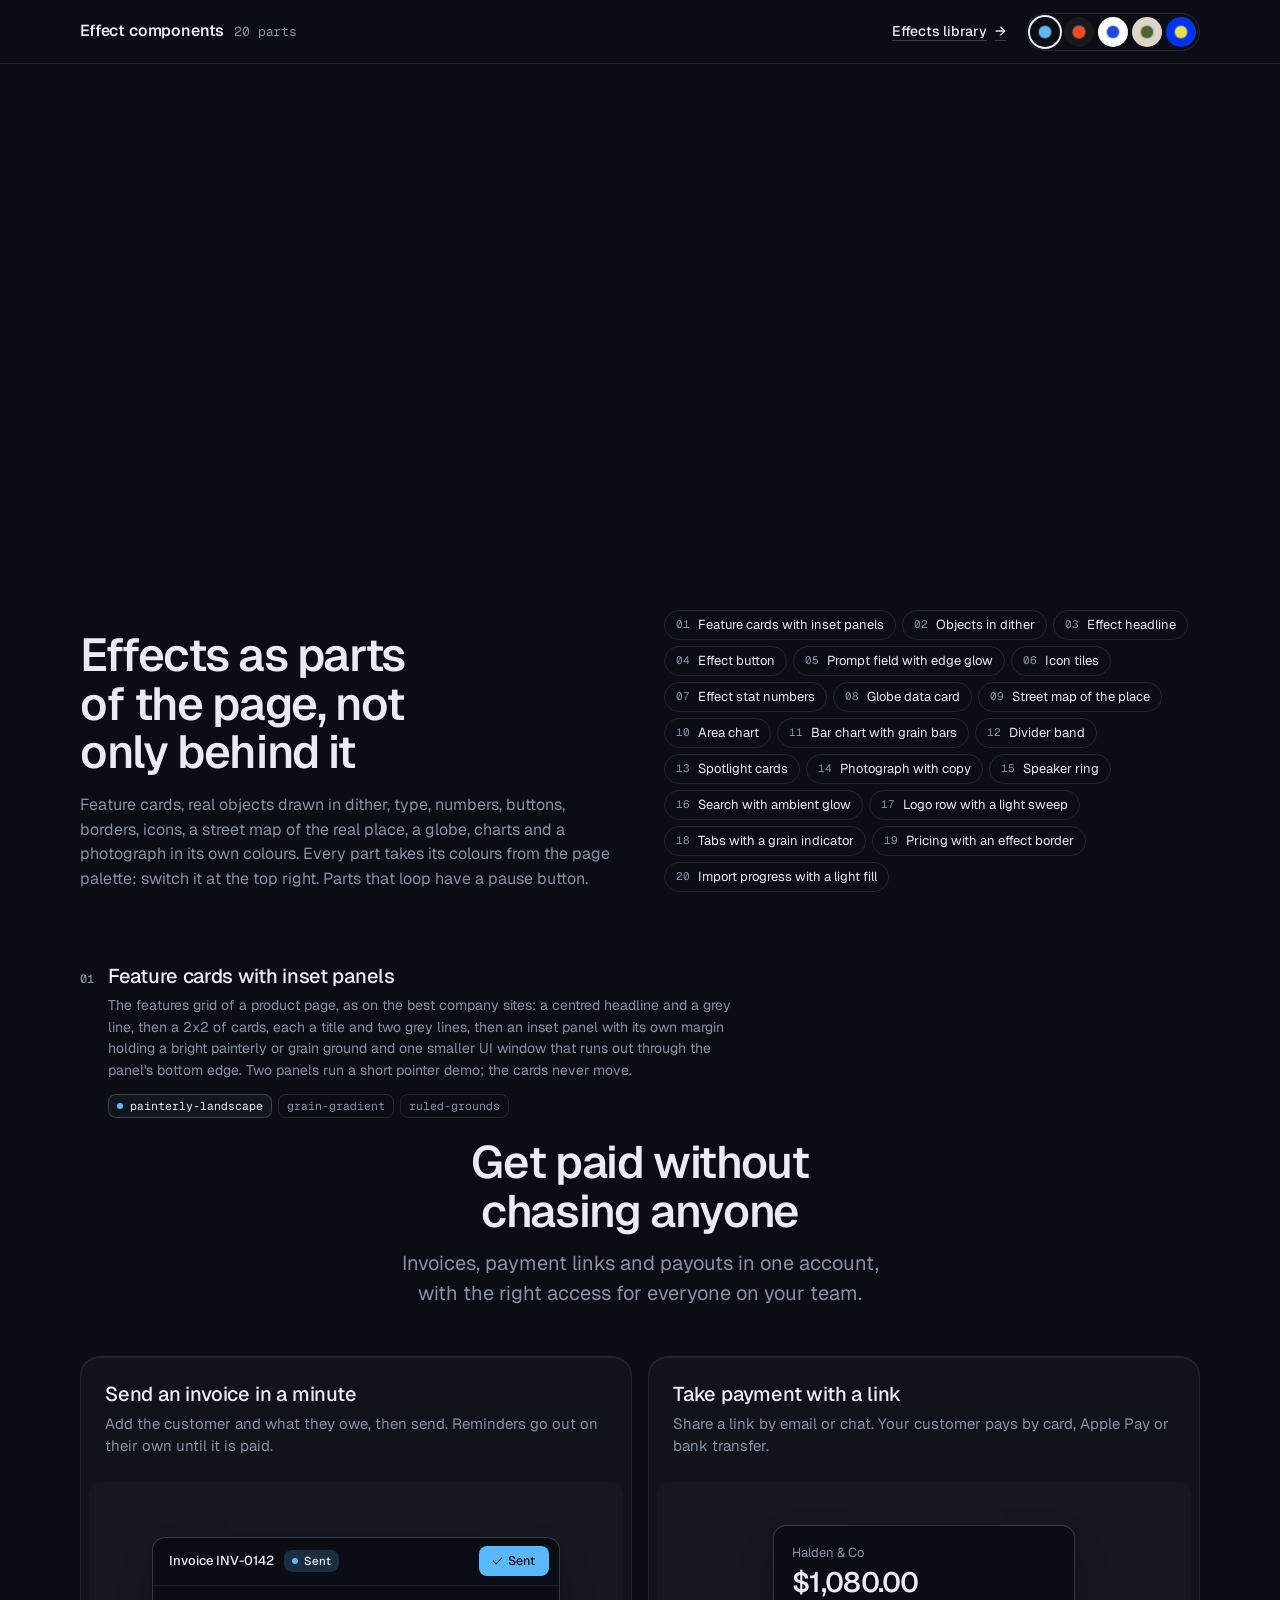
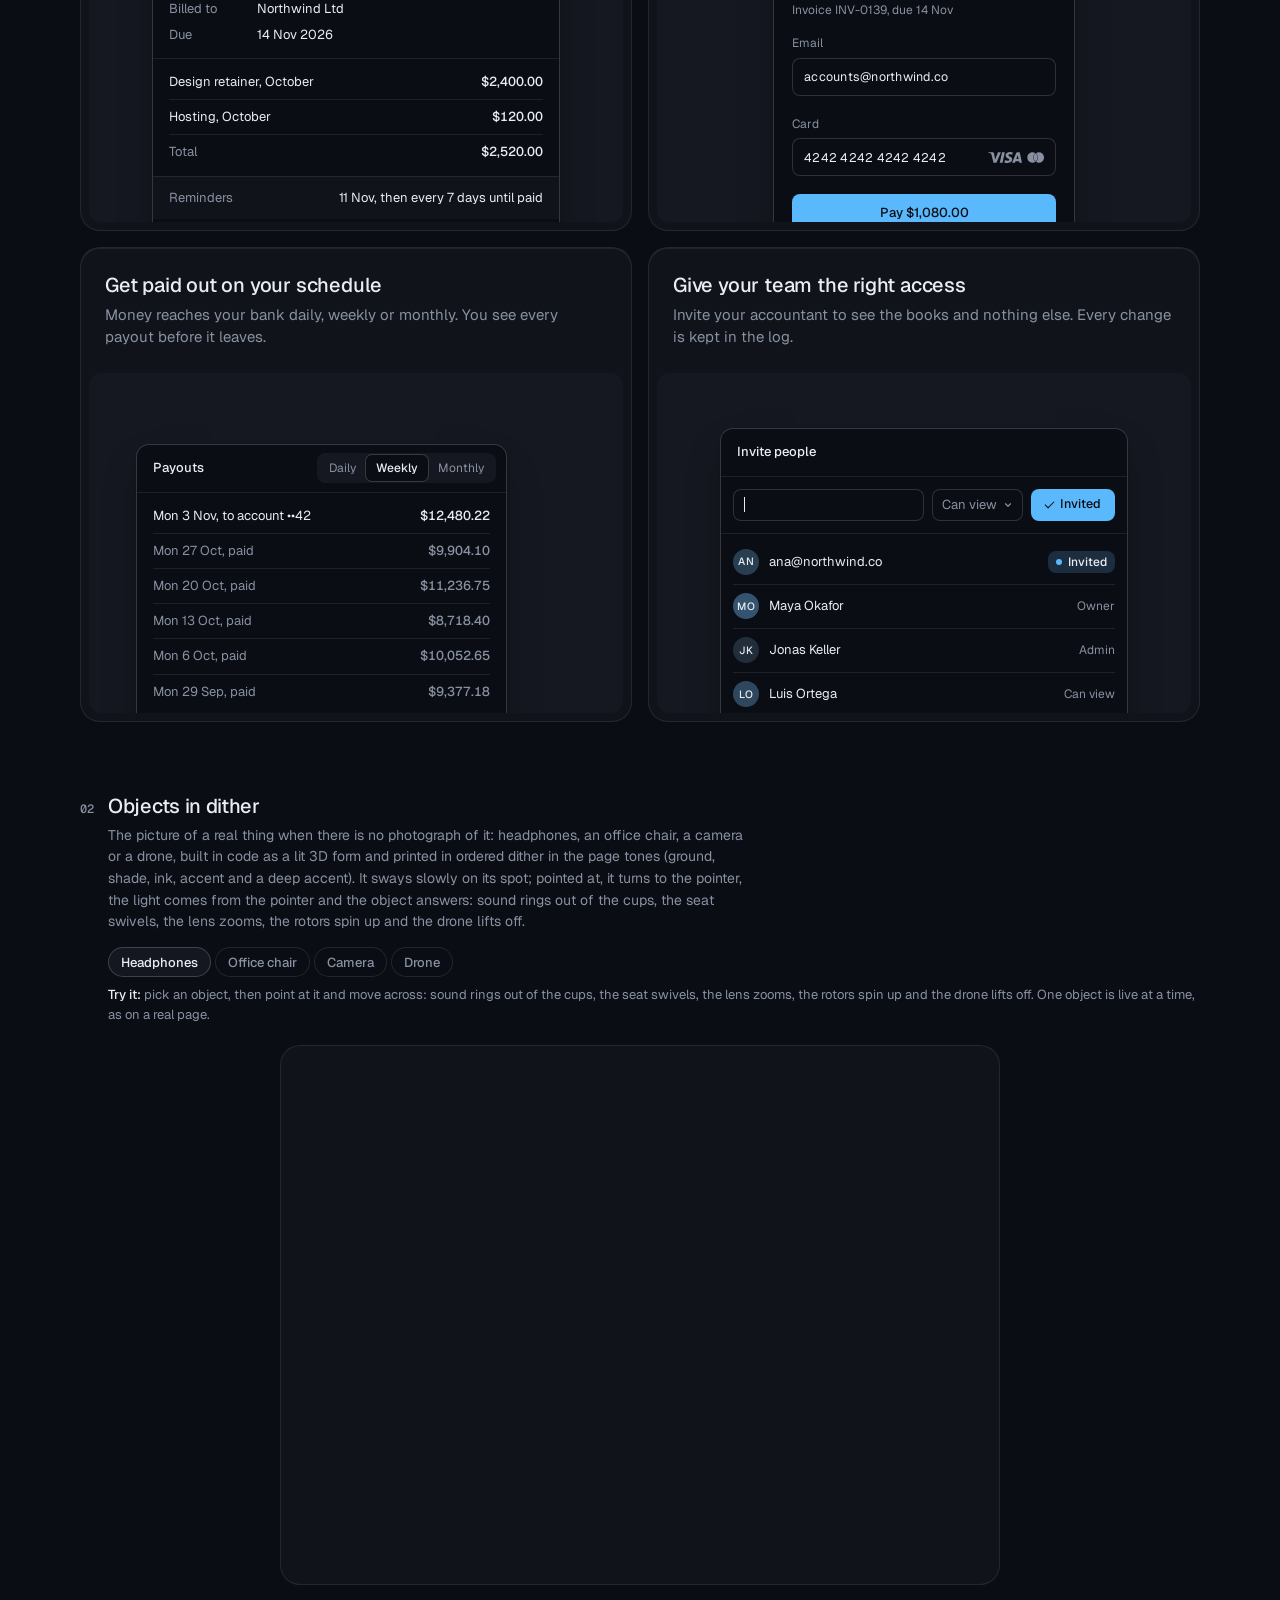
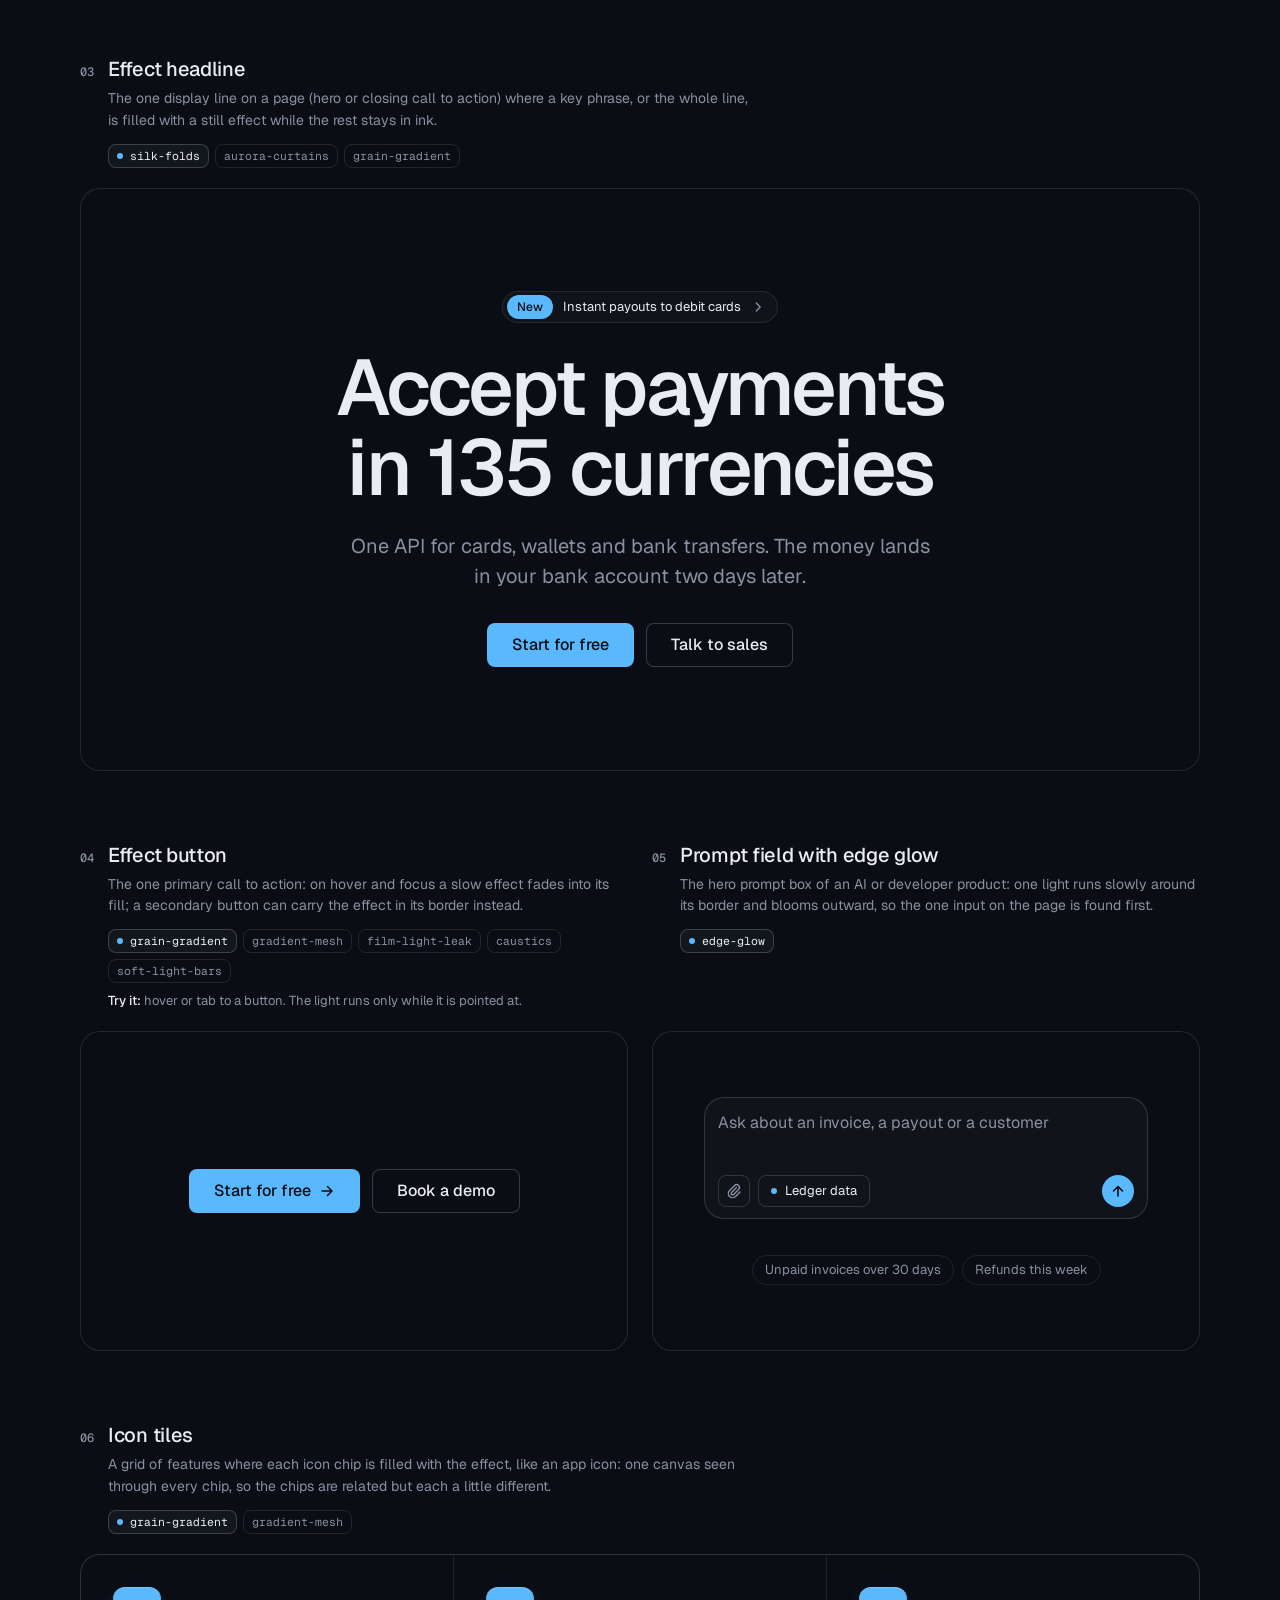
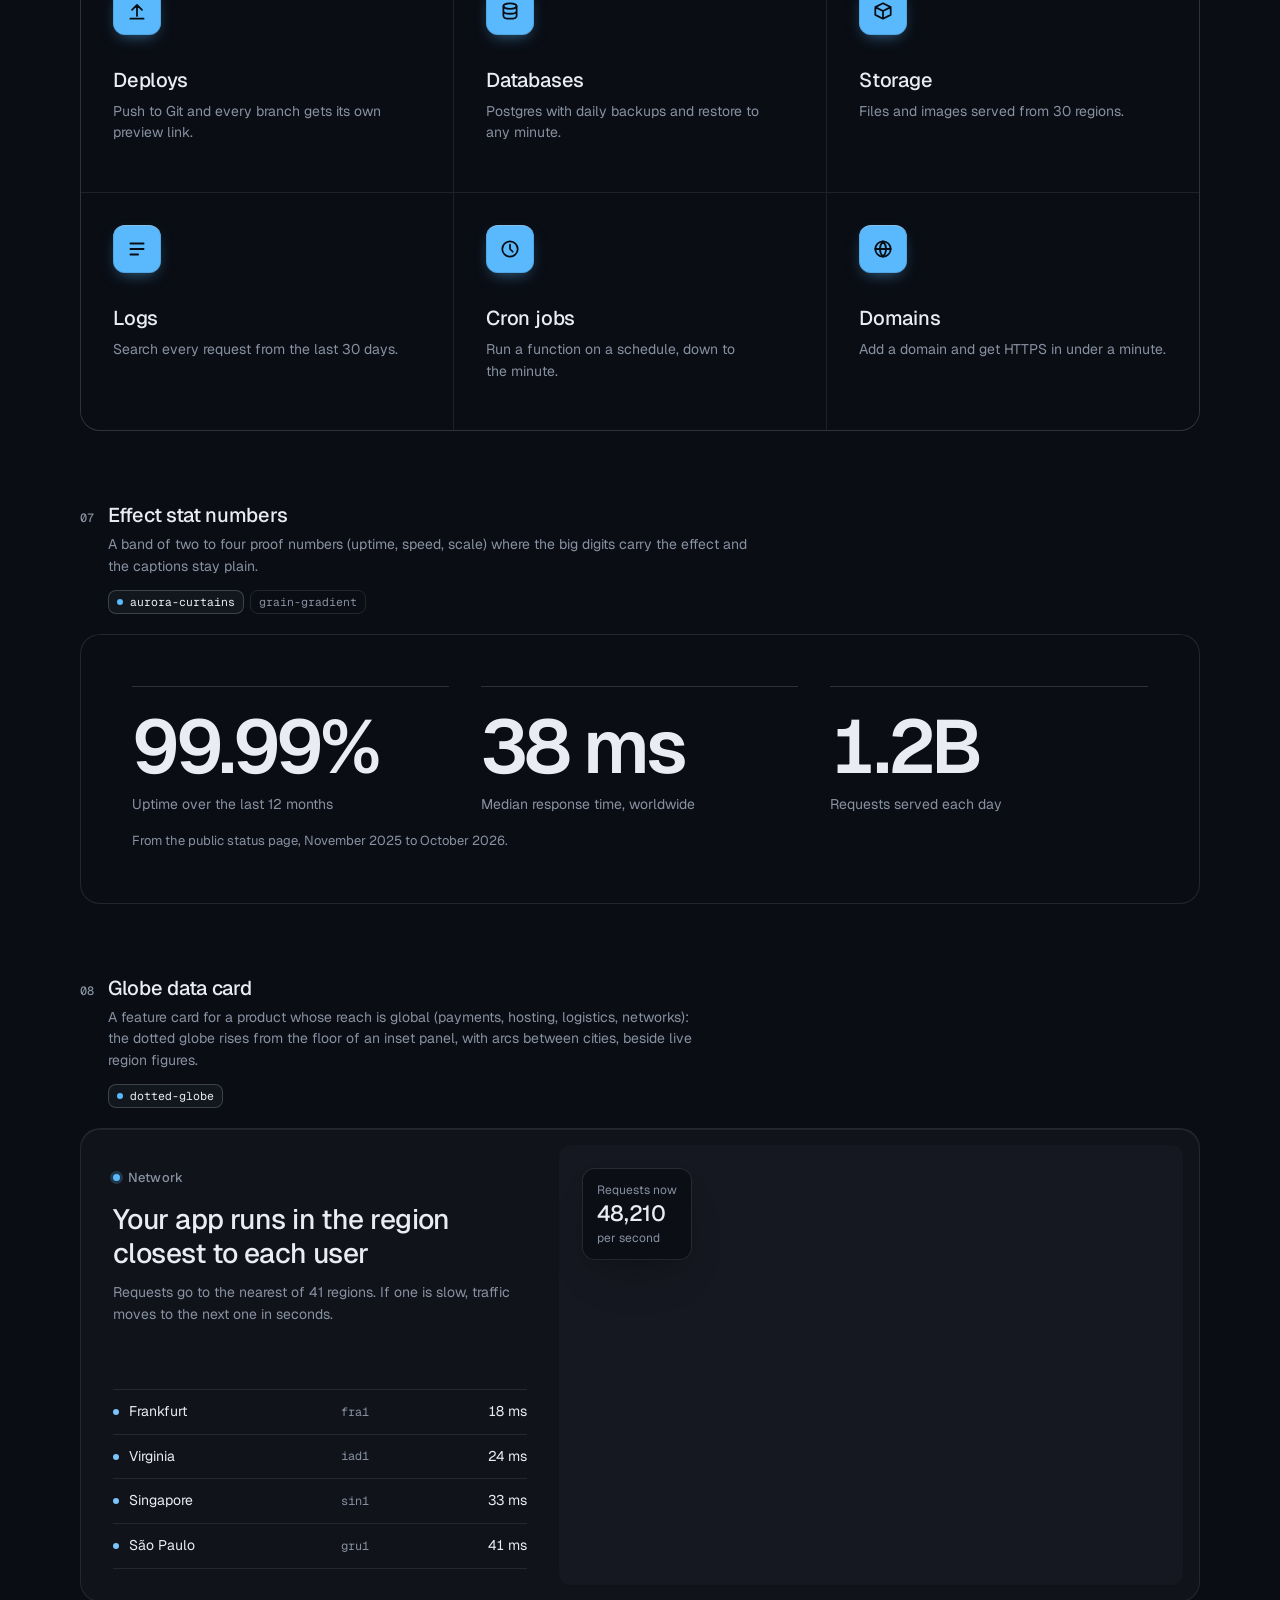
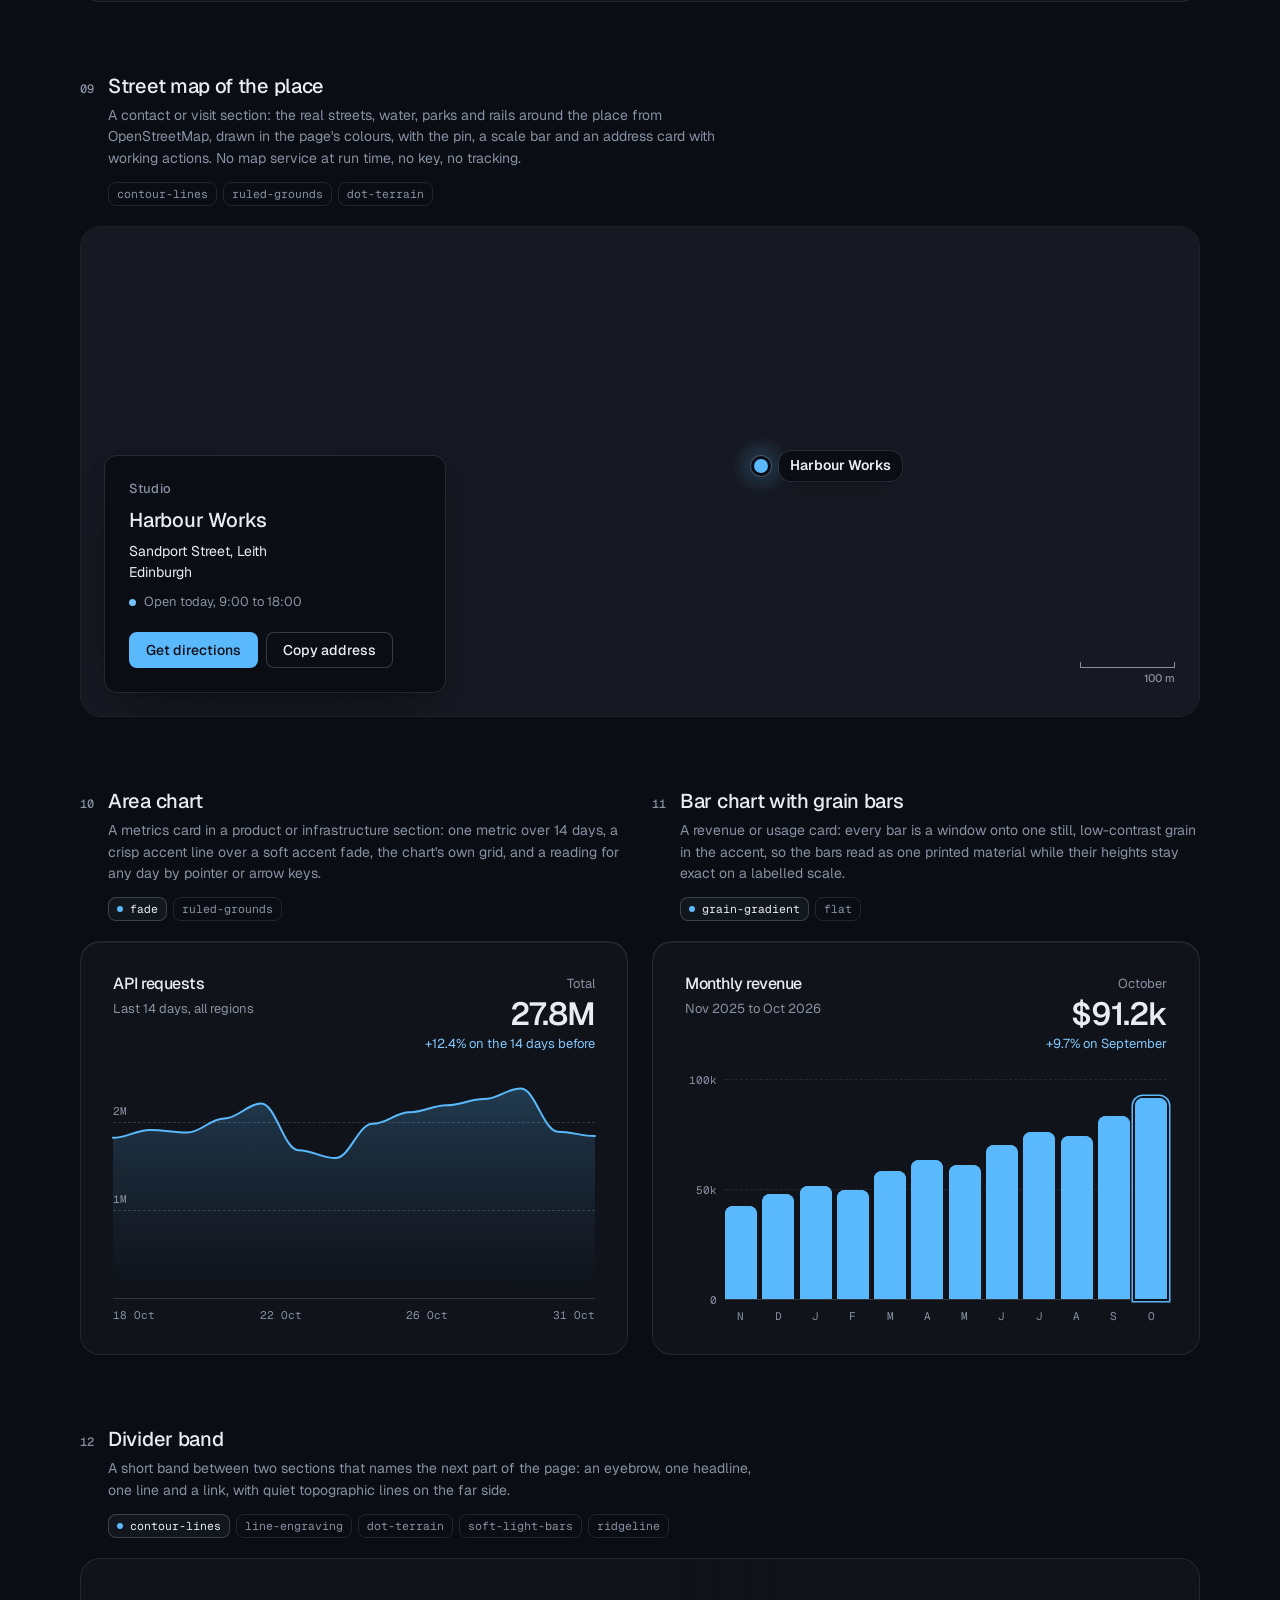
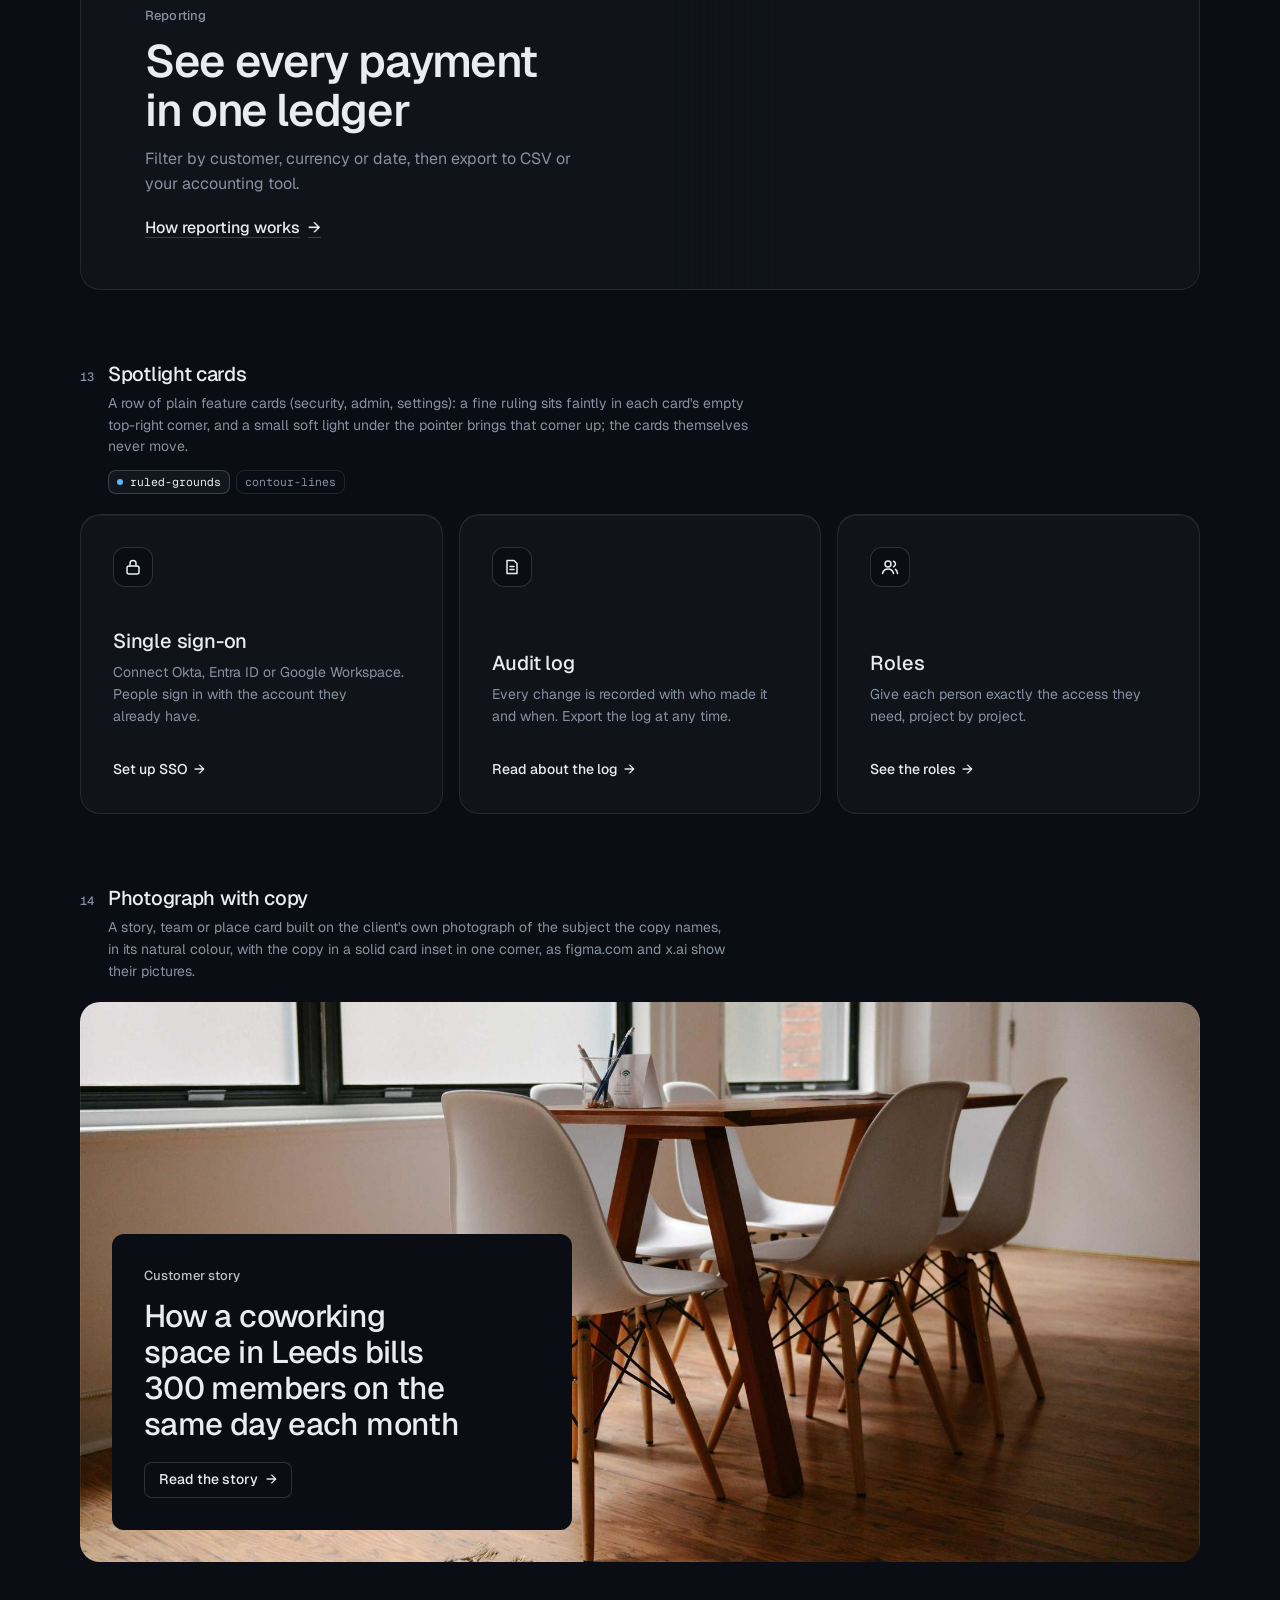
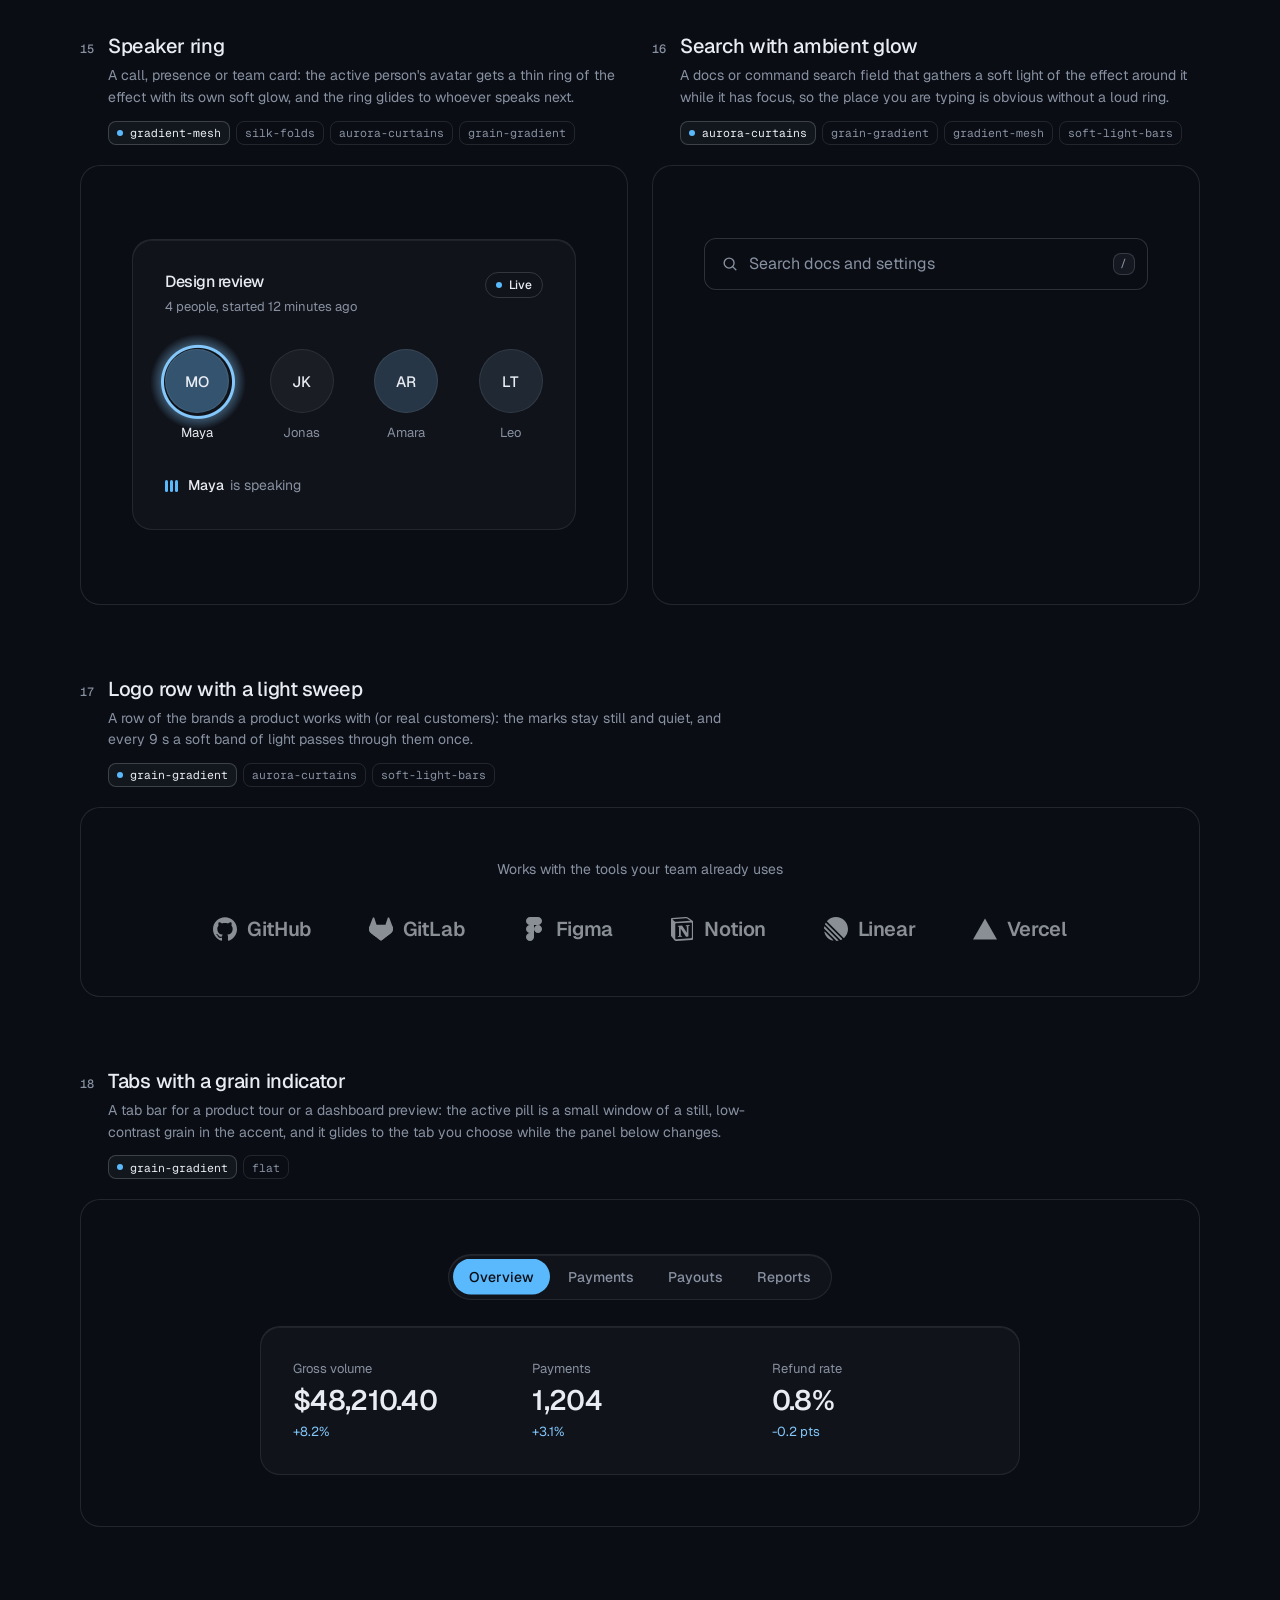
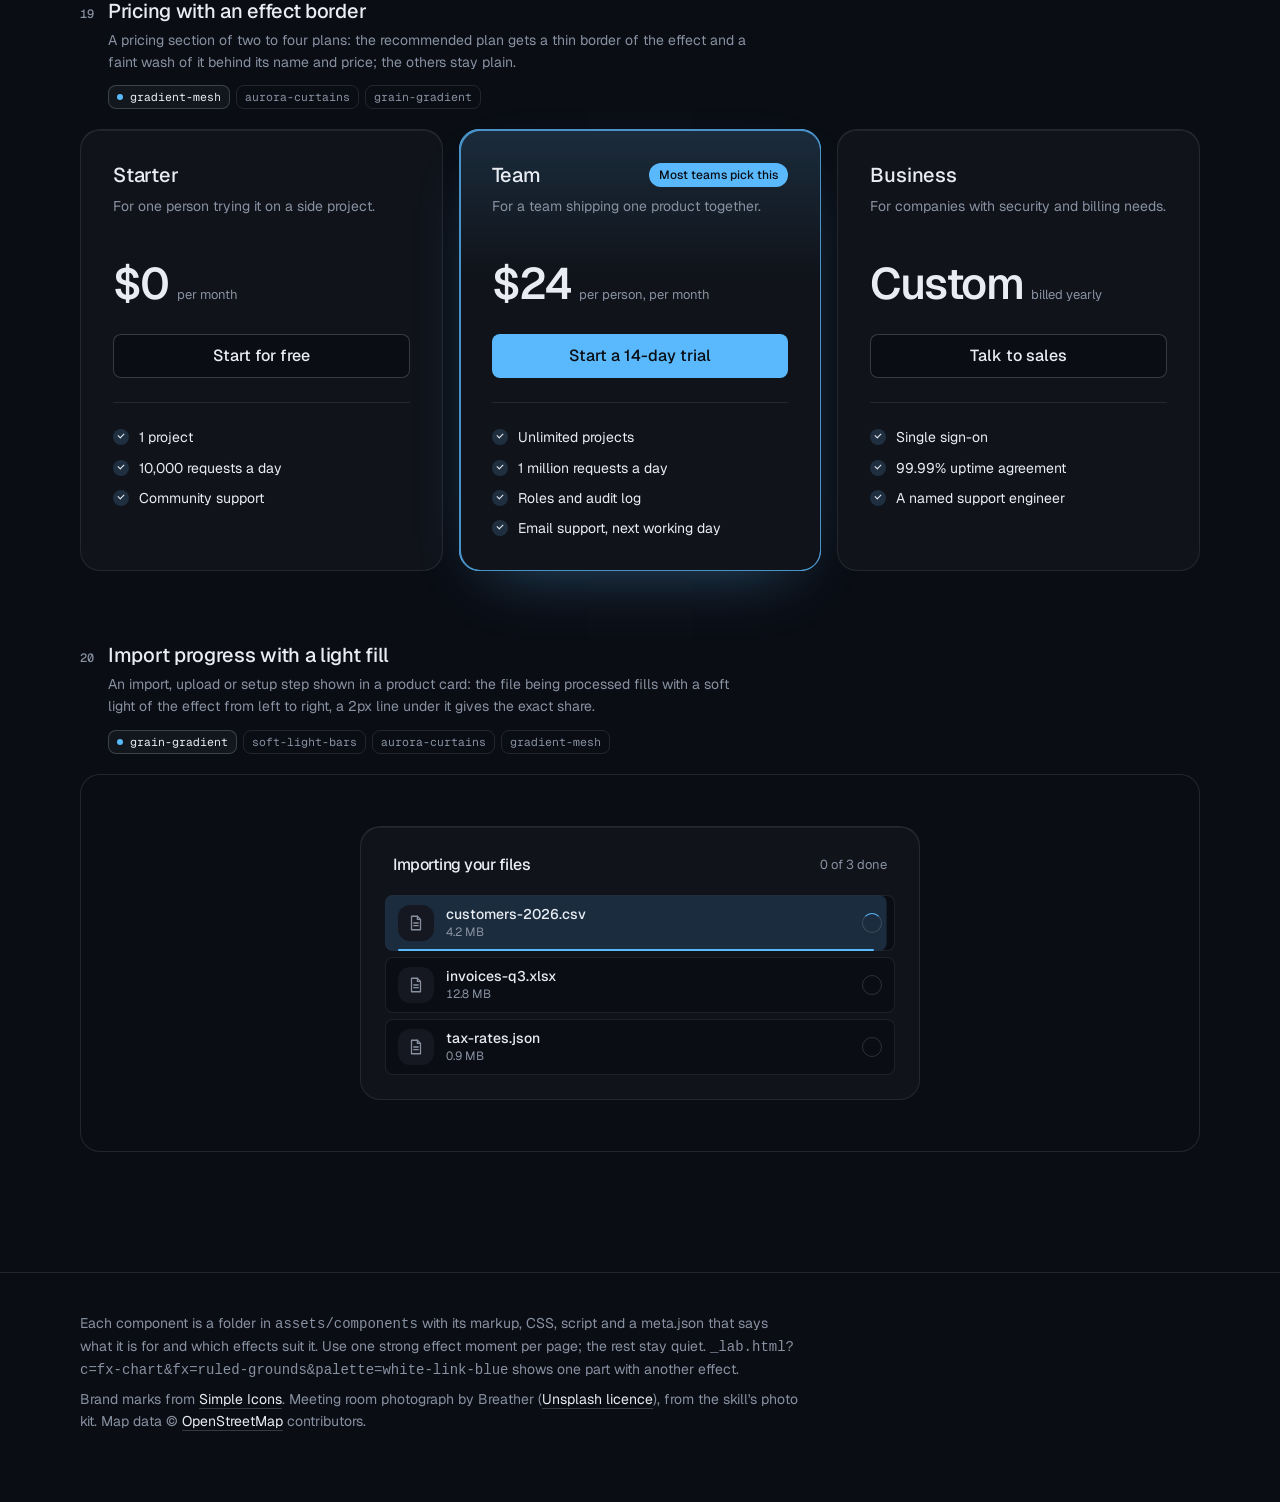
<file: .claude/skills/taste-skill/assets/components/index.html>
<!doctype html>
<html lang="en" data-radius="soft">
<head>
<script>window.__tpGlMax = 16;   /* a gallery shows many live effects at once; a page of a site keeps the default 4 (fx.js) */</script>
<meta charset="utf-8">
<meta name="viewport" content="width=device-width, initial-scale=1">
<title>Effect components</title>
<link rel="preconnect" href="https://fonts.googleapis.com">
<link rel="preconnect" href="https://fonts.gstatic.com" crossorigin>
<link href="https://fonts.googleapis.com/css2?family=Geist:wght@100..900&family=Geist+Mono:wght@400..600&display=swap" rel="stylesheet">
<link rel="stylesheet" href="../system.css">
<link rel="stylesheet" href="./base.css">
<style>
  :root {
    --font-display: "Geist", system-ui, sans-serif;
    --font-text: "Geist", system-ui, sans-serif;
    --font-mono: "Geist Mono", ui-monospace, monospace;
    --display-weight: 560;
    --display-tracking: -0.03em;
    --container: 1200px;
  }
  body { min-height: 100vh; }
  .top {
    position: sticky; top: 0; z-index: 50; height: 64px; background: var(--bg);
    border-bottom: 1px solid var(--line);
  }
  .top .container { height: 100%; display: flex; align-items: center; justify-content: space-between; gap: 16px; }
  .brand { display: flex; align-items: center; gap: 10px; font-weight: 560; letter-spacing: -0.01em; }
  .brand small { font: 400 13px/1 var(--font-mono); color: var(--muted); }
  .top nav { display: flex; align-items: center; gap: 20px; }
  .top nav a.link { font-size: 14px; }
  .swatches { display: flex; gap: 4px; padding: 3px; border: 1px solid var(--line); border-radius: 999px; background: var(--bg); }
  .swatches button {
    width: 30px; height: 30px; border-radius: 999px; border: 0; padding: 0; cursor: pointer; position: relative;
    background: var(--sw-bg);
  }
  .swatches button::after {
    content: ""; position: absolute; inset: 9px; border-radius: 999px; background: var(--sw-accent);
    box-shadow: 0 0 0 1px color-mix(in oklab, var(--sw-ink) 25%, transparent);
  }
  .swatches button[aria-pressed="true"] { box-shadow: 0 0 0 2px var(--ink); }
  .swatches button:focus-visible { outline-offset: 3px; }

  .intro { padding-block: 64px 40px; display: grid; grid-template-columns: minmax(0, 6fr) minmax(0, 6fr); gap: 48px; align-items: end; }
  .intro h1 { font-size: clamp(34px, 2.2vw + 18px, 52px); line-height: 1.05; max-width: 15ch; }
  .intro p { margin-top: 16px; color: var(--muted); font-size: var(--t-body); line-height: 1.55; max-width: 52ch; }
  .index { display: flex; flex-wrap: wrap; gap: 6px; justify-content: flex-start; }
  @media (max-width: 1023px) { .intro { grid-template-columns: minmax(0, 1fr); gap: 28px; } }
  .index a {
    display: inline-flex; align-items: center; gap: 8px; height: 30px; padding: 0 11px; border-radius: 999px;
    border: 1px solid var(--line); font-size: 13px; color: var(--ink);
    transition: border-color var(--dur) var(--ease), background-color var(--dur) var(--ease);
  }
  .index a span { font-family: var(--font-mono); font-size: 11px; color: var(--muted); }
  .index a:hover { border-color: var(--line-strong); background: color-mix(in oklab, var(--ink) 4%, var(--bg)); }

  /* every part spans two rows of the list (its notes, its stage) as a subgrid, so the two parts of a
     half-width pair share one notes height and one stage height: their stages start and end level */
  .list { display: grid; grid-template-columns: repeat(2, minmax(0, 1fr)); column-gap: 24px; row-gap: 0; padding-bottom: 120px; }
  .sc { grid-column: 1 / -1; grid-row: span 2; display: grid; grid-template-rows: subgrid; row-gap: 20px; min-width: 0; scroll-margin-top: 88px; padding-top: 72px; }
  .sc:first-child { padding-top: 0; }
  .sc.is-half { grid-column: auto; }
  .sc.is-half .sc__stage:not(.is-center) { display: grid; }
  .sc__meta { display: grid; grid-template-columns: auto 1fr; column-gap: 14px; row-gap: 6px; align-items: baseline; align-content: start; }
  .sc__note { grid-column: 2; margin: 2px 0 0; font-size: 13px; color: var(--muted); }
  .sc__note::before { content: "Try it: "; color: var(--ink); font-weight: 500; }
  .sc__no { font: 500 12px/1 var(--font-mono); color: var(--muted); padding-top: 2px; }
  .sc__name { font: 500 20px/1.25 var(--font-text); letter-spacing: -0.015em; margin: 0; }
  .sc__for { grid-column: 2; color: var(--muted); font-size: 14px; line-height: 1.55; max-width: 72ch; margin: 0; }
  .sc__fx { grid-column: 2; display: flex; flex-wrap: wrap; gap: 6px; margin-top: 6px; }
  .sc__fx li {
    font: 400 11.5px/1 var(--font-mono); color: var(--muted); height: 24px; display: inline-flex; align-items: center;
    padding: 0 8px; border-radius: var(--r-sm); border: 1px solid var(--line);
  }
  .sc__fx li.is-on { color: var(--ink); border-color: var(--line-strong); background: color-mix(in oklab, var(--ink) 5%, var(--bg)); }
  .sc__fx li.is-on::before { content: ""; width: 6px; height: 6px; border-radius: 99px; background: var(--accent); margin-right: 7px; }
  .sc__stage {
    position: relative; min-width: 0; border: 1px solid var(--line); border-radius: var(--r-lg);
    padding: clamp(20px, 4vw, 56px); background: var(--bg);
  }
  .sc__stage.is-tall { padding-block: clamp(56px, 8vw, 120px); }
  .sc__stage.is-flush { padding: 0; border: 0; }
  .sc__stage.is-center { display: grid; place-items: center; min-height: 320px; }
  /* one object, at a size a page would give it */
  #fx-dither-object .sc__stage { display: grid; justify-items: center; }
  #fx-dither-object .cx-obj { width: min(100%, 720px); }
  .sc__pick { grid-column: 2; display: flex; flex-wrap: wrap; gap: 4px; margin-top: 8px; }
  .sc__pick button {
    height: 30px; padding: 0 12px; border-radius: 999px; border: 1px solid var(--line); background: var(--bg);
    font: 500 13px/1 var(--font-text); color: var(--muted); cursor: pointer;
  }
  .sc__pick button:hover { color: var(--ink); border-color: var(--line-strong); }
  .sc__pick button[aria-pressed="true"] { color: var(--ink); border-color: var(--line-strong); background: color-mix(in oklab, var(--ink) 6%, var(--bg)); }
  /* the search list opens below its field: leave it room inside the frame */
  #fx-search .sc__stage { min-height: 440px; place-items: start center; padding-top: 72px; }
  .sc__stage:empty::after { content: "Loading"; color: var(--muted); font-size: 13px; }

  .foot { border-top: 1px solid var(--line); padding: 40px 0 64px; color: var(--muted); font-size: 14px; }
  .foot p { max-width: 80ch; margin: 0 0 8px; }
  .foot a { color: var(--ink); text-decoration: underline; text-decoration-color: var(--line-strong); text-underline-offset: 4px; }

  @media (max-width: 899px) {
    .list { grid-template-columns: minmax(0, 1fr); }
    .sc.is-half { grid-column: 1 / -1; }
    .top nav a.link { display: none; }
  }
  @media (max-width: 639px) {
    .intro { padding-block: 48px 32px; }
    .sc { padding-top: 48px; }
    .sc__meta { grid-template-columns: 1fr; }
    .sc__no { display: none; }
    .sc__for, .sc__fx, .sc__note, .sc__pick { grid-column: 1; }
    .sc__stage.is-center { min-height: 240px; }
    .brand small { display: none; }
  }
</style>
</head>
<body>
<header class="top">
  <div class="container">
    <div class="brand">Effect components <small id="count"></small></div>
    <nav aria-label="Palette and links">
      <a class="link" href="../effects/gallery.html">Effects library</a>
      <div class="swatches" id="swatches" role="group" aria-label="Page palette"></div>
    </nav>
  </div>
</header>

<main>
  <section class="intro container">
    <div>
      <h1>Effects as parts of the page, not only behind it</h1>
      <p id="lede">Feature cards, real objects drawn in dither, type, numbers, buttons, borders, icons, a street map of the real place, a globe, charts and a photograph in its own colours. Every part takes its colours from the page palette: switch it at the top right. Parts that loop have a pause button.</p>
    </div>
    <nav class="index" id="index" aria-label="Components"></nav>
  </section>
  <div class="container list" id="list"></div>
</main>

<footer class="foot">
  <div class="container">
    <p>Each component is a folder in <code>assets/components</code> with its markup, CSS, script and a meta.json that says what it is for and which effects suit it. Use one strong effect moment per page; the rest stay quiet. <code>_lab.html?c=fx-chart&amp;fx=ruled-grounds&amp;palette=white-link-blue</code> shows one part with another effect.</p>
    <p>Brand marks from <a href="https://simpleicons.org/">Simple Icons</a>. Meeting room photograph by Breather (<a href="https://unsplash.com/photos/DEdM9Vs6s8w">Unsplash licence</a>), from the skill's photo kit. Map data © <a href="https://www.openstreetmap.org/copyright">OpenStreetMap</a> contributors.</p>
  </div>
</footer>

<script type="module">
  import fx from '../effects/fx.js';

  // component id, layout and stage style, in page order
  const COMPONENTS = [
    { id: 'fx-feature-card', stage: 'is-flush' },
    { id: 'fx-dither-object', stage: 'is-flush', note: 'pick an object, then point at it and move across: sound rings out of the cups, the seat swivels, the lens zooms, the rotors spin up and the drone lifts off. One object is live at a time, as on a real page.' },
    { id: 'fx-headline', stage: 'is-tall' },
    { id: 'fx-button', half: true, stage: 'is-center', note: 'hover or tab to a button. The light runs only while it is pointed at.' },
    { id: 'fx-prompt', half: true, stage: 'is-center' },
    { id: 'fx-icon-tiles', stage: 'is-flush' },
    { id: 'fx-stat' },
    { id: 'fx-globe', stage: 'is-flush' },
    { id: 'fx-map', stage: 'is-flush' },
    { id: 'fx-chart', half: true, stage: 'is-flush' },
    { id: 'fx-bars', half: true, stage: 'is-flush' },
    { id: 'fx-band', stage: 'is-flush' },
    { id: 'fx-spotlight', stage: 'is-flush' },
    { id: 'fx-photo', stage: 'is-flush' },
    { id: 'fx-avatar', half: true, stage: 'is-center' },
    { id: 'fx-search', half: true, stage: 'is-center' },
    { id: 'fx-logos' },
    { id: 'fx-tabs' },
    { id: 'fx-pricing', stage: 'is-flush' },
    { id: 'fx-progress', stage: 'is-center' },
  ];

  const PALETTES = [
    { id: 'blue-black-cornflower', name: 'Night, cornflower', bg: '#0a0d14', surface: '#131824', ink: '#e9edf3', muted: '#8891a1', accent: '#5ab9fc', accentInk: '#0a0d14' },
    { id: 'graphite-safety-orange', name: 'Graphite, orange', bg: '#18191b', surface: '#222427', ink: '#eff0f1', muted: '#9c9ea3', accent: '#ff4a1f', accentInk: '#18191b' },
    { id: 'white-link-blue', name: 'White, blue', bg: '#ffffff', surface: '#f4f4f4', ink: '#111111', muted: '#6b6b6b', accent: '#1a4be0', accentInk: '#ffffff' },
    { id: 'moss-sand', name: 'Sand, moss', bg: '#ddd6c6', surface: '#d2cab8', ink: '#2a2a26', muted: '#59574e', accent: '#4f6238', accentInk: '#ffffff' },
    { id: 'cobalt-field', name: 'Cobalt field', bg: '#0034eb', surface: '#002fd6', ink: '#ffffff', muted: '#dfe4f2', accent: '#e9e34a', accentInk: '#111111' },
  ];

  const q = new URLSearchParams(location.search);
  if (q.has('time')) fx.setClock(+q.get('time'));
  if (q.has('fallback')) fx.config.forceFallback = true;
  const only = q.get('only') ? q.get('only').split(',') : null;
  const list = document.getElementById('list');
  const index = document.getElementById('index');
  const swatches = document.getElementById('swatches');

  /*
    The budget: a laptop's integrated GPU shares its memory with everything else, so this page never
    holds more than 4 live WebGL contexts. A part is started when it comes near the viewport and
    destroyed when it leaves it; still parts draw once and free their context; fx.js frees any idle
    off-screen context past 4. liveGL() counts the contexts that are open right now.
  */
  fx.config.maxLive = 4;
  const contexts = new Set();
  let peakGL = 0;
  const getContext = HTMLCanvasElement.prototype.getContext;
  HTMLCanvasElement.prototype.getContext = function (type, ...rest) {
    const c = getContext.call(this, type, ...rest);
    if (c && /webgl/i.test(type) && !contexts.has(c)) { contexts.add(c); peakGL = Math.max(peakGL, liveGL()); }
    return c;
  };
  function liveGL() {
    for (const c of contexts) if (c.isContextLost()) contexts.delete(c);
    return contexts.size;
  }

  // the dither object: one live at a time, switched here (a real page shows one object)
  const OBJECTS = {
    headphones: ['Headphones', 'Over-ear, wireless'],
    chair: ['Office chair', 'Swivel seat on five castors'],
    camera: ['Camera', 'Mirrorless, with a zoom lens'],
    drone: ['Drone', 'Four rotors and a camera'],
  };
  let object = OBJECTS[q.get('object')] ? q.get('object') : 'headphones';
  // print (ordered dither, the default) or studio (a smooth shaded render: no picker until it is anti-aliased; ?render=studio)
  let render = q.get('render') === 'studio' ? 'studio' : 'print';

  function applyPalette(p) {
    const c = fx.color;
    const action = c.contrast(p.accent, p.bg) >= 2.2 ? p.accent : p.ink;
    const actionInk = action === p.accent ? p.accentInk : p.bg;
    const s = document.documentElement.style;
    const set = (k, v) => s.setProperty(k, v);
    set('--p-bg', p.bg); set('--p-surface', p.surface); set('--p-ink', p.ink); set('--p-muted', p.muted);
    set('--p-accent', p.accent); set('--p-accent-ink', p.accentInk); set('--p-action', action); set('--p-action-ink', actionInk);
    document.documentElement.style.colorScheme = c.isDark(p.bg) ? 'dark' : 'light';
    for (const b of swatches.children) b.setAttribute('aria-pressed', String(b.dataset.id === p.id));
  }

  async function load(entry) {
    const base = `./${entry.id}/`;
    const [meta, html, mod] = await Promise.all([
      fetch(base + 'meta.json').then(r => (r.ok ? r.json() : null)),
      fetch(base + 'component.html').then(r => (r.ok ? r.text() : null)),
      import(base + 'component.js').catch(err => { console.warn(entry.id, err); return null; }),
    ]).catch(() => [null, null, null]);
    if (!meta || !html || !mod) return null;
    const link = document.createElement('link');
    link.rel = 'stylesheet';
    link.href = base + 'component.css';
    document.head.append(link);
    await new Promise(r => { link.onload = link.onerror = r; });
    return { ...entry, meta, html, mod };
  }

  function section(e, n) {
    const s = document.createElement('section');
    s.className = 'sc' + (e.half ? ' is-half' : '');
    s.id = e.id;
    const fxList = (e.meta.effects || []).map(id => `<li class="${id === e.meta.default ? 'is-on' : ''}">${id}</li>`).join('');
    const pick = e.id === 'fx-dither-object'
      ? `<div class="sc__pick" role="group" aria-label="Object">${Object.keys(OBJECTS).map(k => `<button type="button" data-object="${k}" aria-pressed="${k === object}">${OBJECTS[k][0]}</button>`).join('')}</div>`
      : '';
    s.innerHTML = `
      <div class="sc__meta">
        <span class="sc__no">${String(n).padStart(2, '0')}</span>
        <h2 class="sc__name">${e.meta.name}</h2>
        <p class="sc__for">${e.meta.for}</p>
        ${fxList ? `<ul class="sc__fx" aria-label="Effects that suit it">${fxList}</ul>` : ''}
        ${pick}
        ${e.note ? `<p class="sc__note">${e.note}</p>` : ''}
      </div>
      <div class="sc__stage ${e.stage || ''}"></div>`;
    return s;
  }

  // the markup is placed at once (the page keeps its full height); the scripts run only near the viewport
  function markup(e) {
    const stage = e.section.querySelector('.sc__stage');
    stage.innerHTML = e.html;
    if (e.id === 'fx-dither-object') {
      const fig = stage.querySelector('.cx-obj');
      fig.dataset.cxObject = object;
      if (render === 'studio') fig.dataset.cxRender = 'studio'; else delete fig.dataset.cxRender;
      fig.querySelector('.cx-obj__stage').removeAttribute('aria-label');
    }
    return stage;
  }
  function start(e) {
    if (e.ctrl) return;
    const stage = markup(e);
    try { e.ctrl = e.mod.default(stage.firstElementChild || stage) || { destroy() {} }; } catch (err) { console.error(e.id, err); e.ctrl = { destroy() {} }; }
  }
  function stop(e) {
    if (!e.ctrl) return;
    try { e.ctrl.destroy?.(); } catch (err) { console.warn(e.id, err); }
    fx.unmountAll(e.section);
    e.ctrl = null;
  }

  function setPalette(p, entries) {
    entries.forEach(stop);
    applyPalette(p);
    try { localStorage.setItem('cx-palette', p.id); } catch (_) {}
    requestAnimationFrame(() => entries.forEach(e => (e.near ? start(e) : markup(e))));
  }

  let saved = null;
  try { saved = localStorage.getItem('cx-palette'); } catch (_) {}
  const first = PALETTES.find(p => p.id === q.get('palette')) || PALETTES.find(p => p.id === saved) || PALETTES[0];
  for (const p of PALETTES) {
    const b = document.createElement('button');
    b.type = 'button';
    b.dataset.id = p.id;
    b.title = p.name;
    b.setAttribute('aria-label', p.name);
    b.style.setProperty('--sw-bg', p.bg);
    b.style.setProperty('--sw-accent', p.accent);
    b.style.setProperty('--sw-ink', p.ink);
    swatches.append(b);
  }
  applyPalette(first);

  const wanted = COMPONENTS.filter(c => !only || only.includes(c.id));
  const entries = (await Promise.all(wanted.map(load))).filter(Boolean);
  document.getElementById('count').textContent = `${entries.length} parts`;
  entries.forEach((e, i) => {
    e.section = section(e, i + 1);
    list.append(e.section);
    markup(e);
    const a = document.createElement('a');
    a.href = '#' + e.id;
    a.innerHTML = `<span>${String(i + 1).padStart(2, '0')}</span>${e.meta.name}`;
    index.append(a);
  });
  await document.fonts.ready;
  const near = new IntersectionObserver(seen => {
    for (const en of seen) {
      const e = entries.find(x => x.section === en.target);
      if (!e) continue;
      e.near = en.isIntersecting;
      if (e.near) start(e); else stop(e);
    }
  }, { rootMargin: '10% 0px' });
  entries.forEach(e => near.observe(e.section));
  setTimeout(() => { document.documentElement.dataset.ready = '1'; }, 1500);

  swatches.addEventListener('click', ev => {
    const b = ev.target.closest('button');
    if (!b) return;
    const p = PALETTES.find(x => x.id === b.dataset.id);
    if (p) setPalette(p, entries);
  });
  list.addEventListener('click', ev => {
    const b = ev.target.closest('[data-object], [data-render]');
    if (!b || !(OBJECTS[b.dataset.object] || b.dataset.render)) return;
    if (b.dataset.render) render = b.dataset.render; else object = b.dataset.object;
    b.parentElement.querySelectorAll('button').forEach(x => x.setAttribute('aria-pressed', String(x === b)));
    const e = entries.find(x => x.id === 'fx-dither-object');
    stop(e);
    if (e.near) start(e); else markup(e);
  });
  window.__cx = {
    entries,
    setPalette: id => setPalette(PALETTES.find(p => p.id === id), entries),
    setObject: k => list.querySelector(`[data-object="${k}"]`)?.click(),
    gl: () => ({ live: liveGL(), peak: peakGL, started: entries.filter(e => e.ctrl).map(e => e.id) }),
  };
</script>

</body>
</html>
</file>
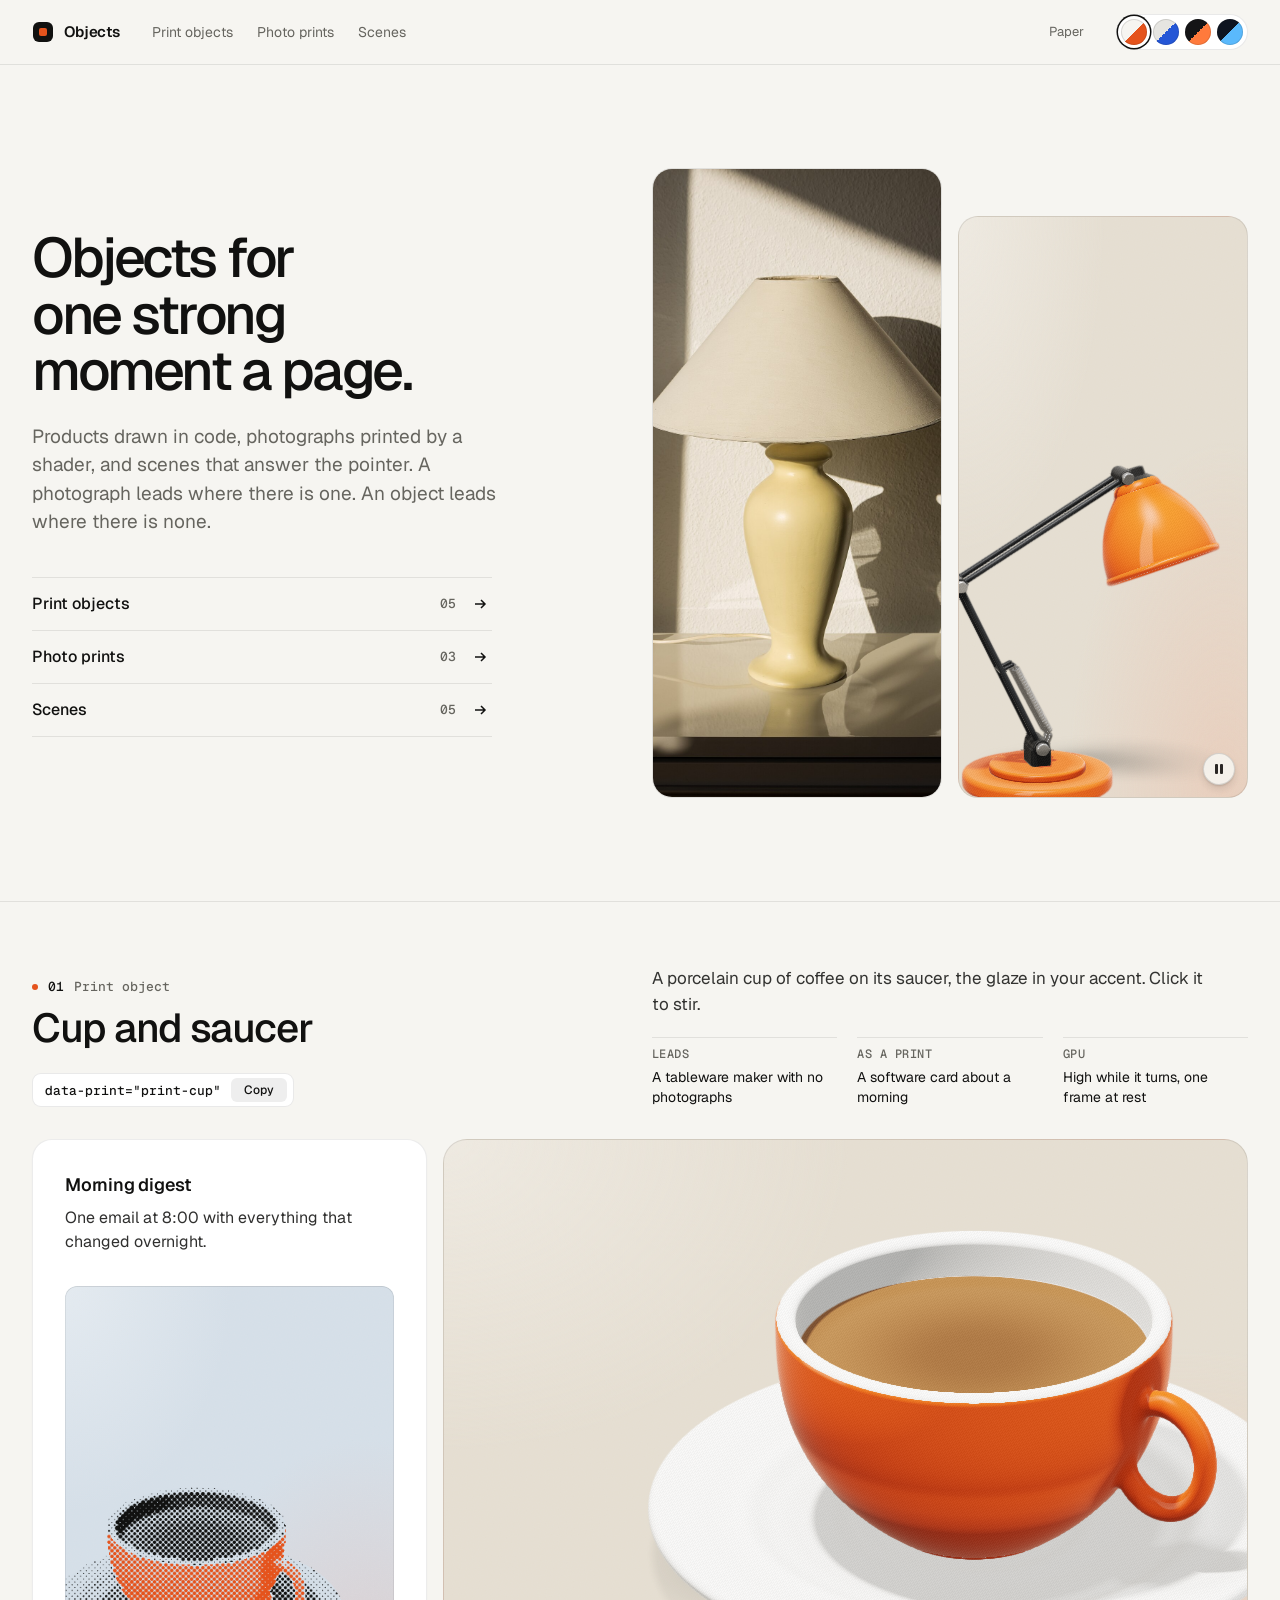
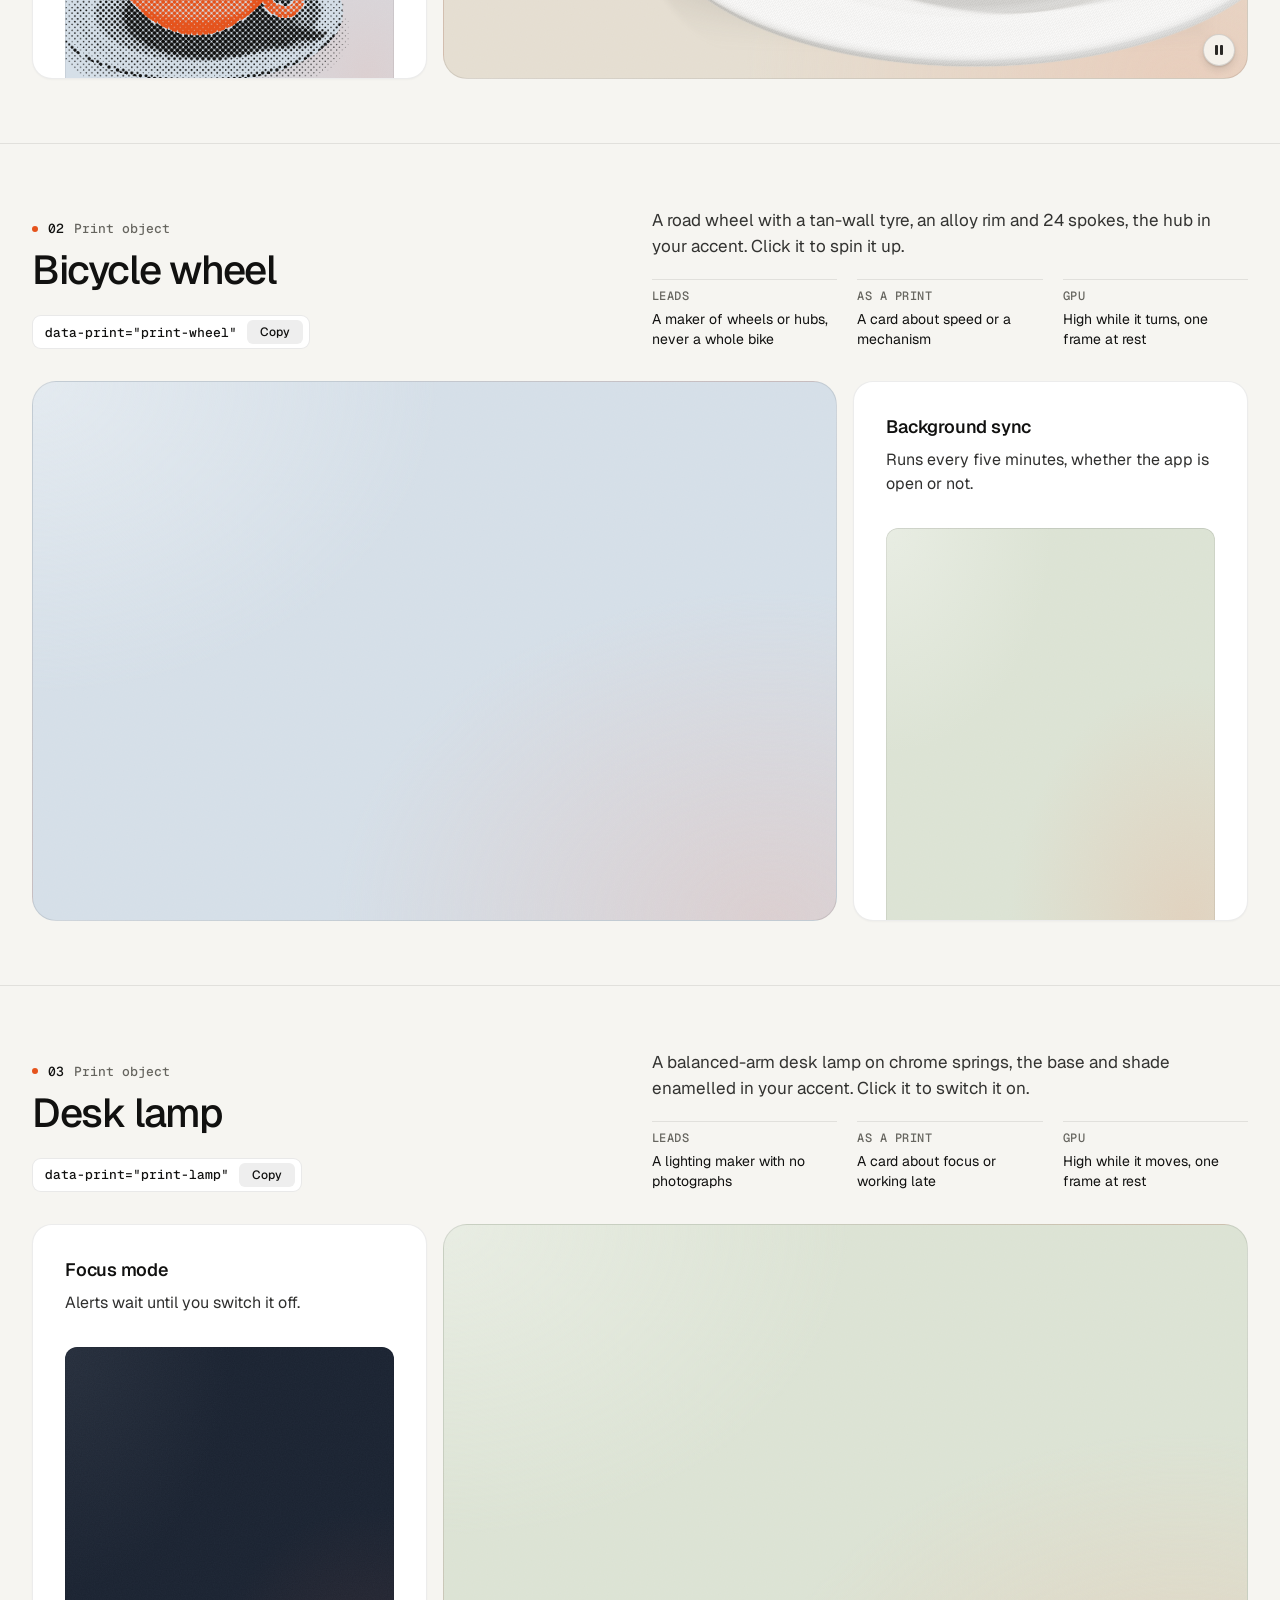
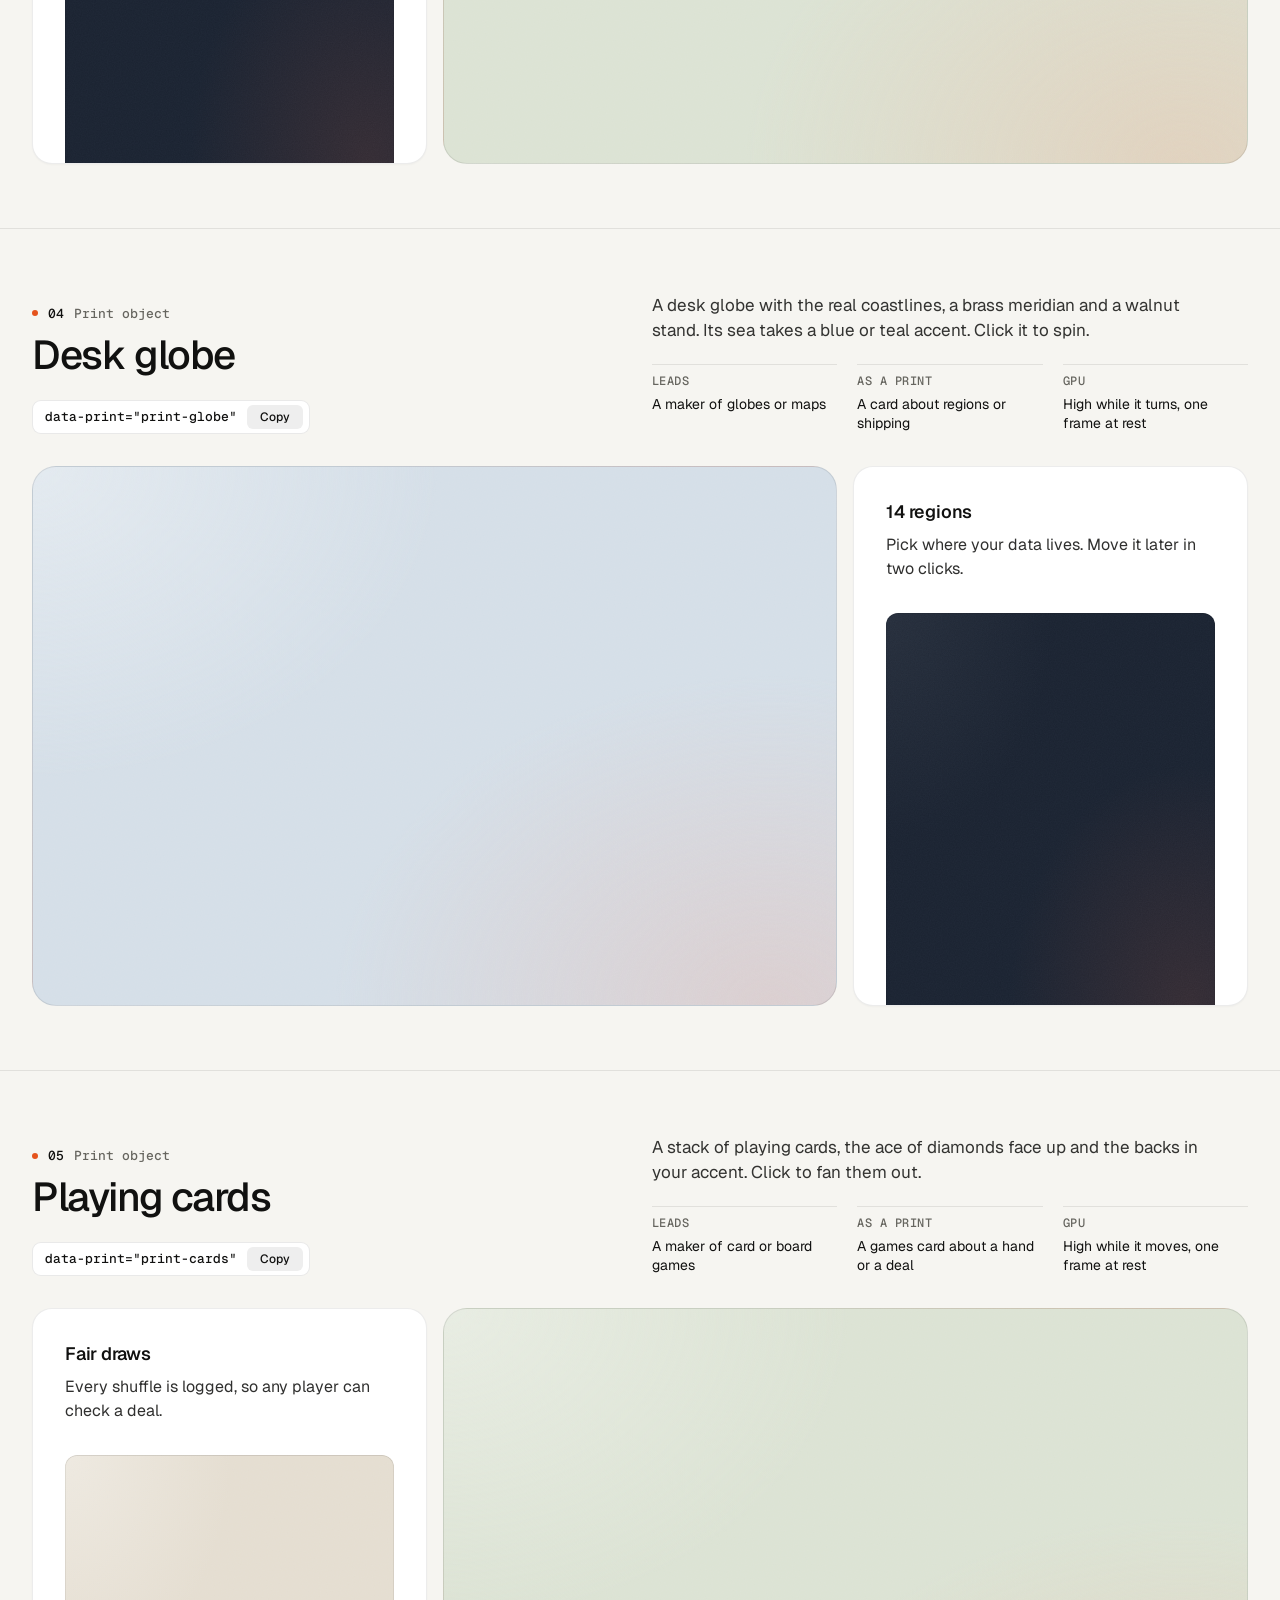
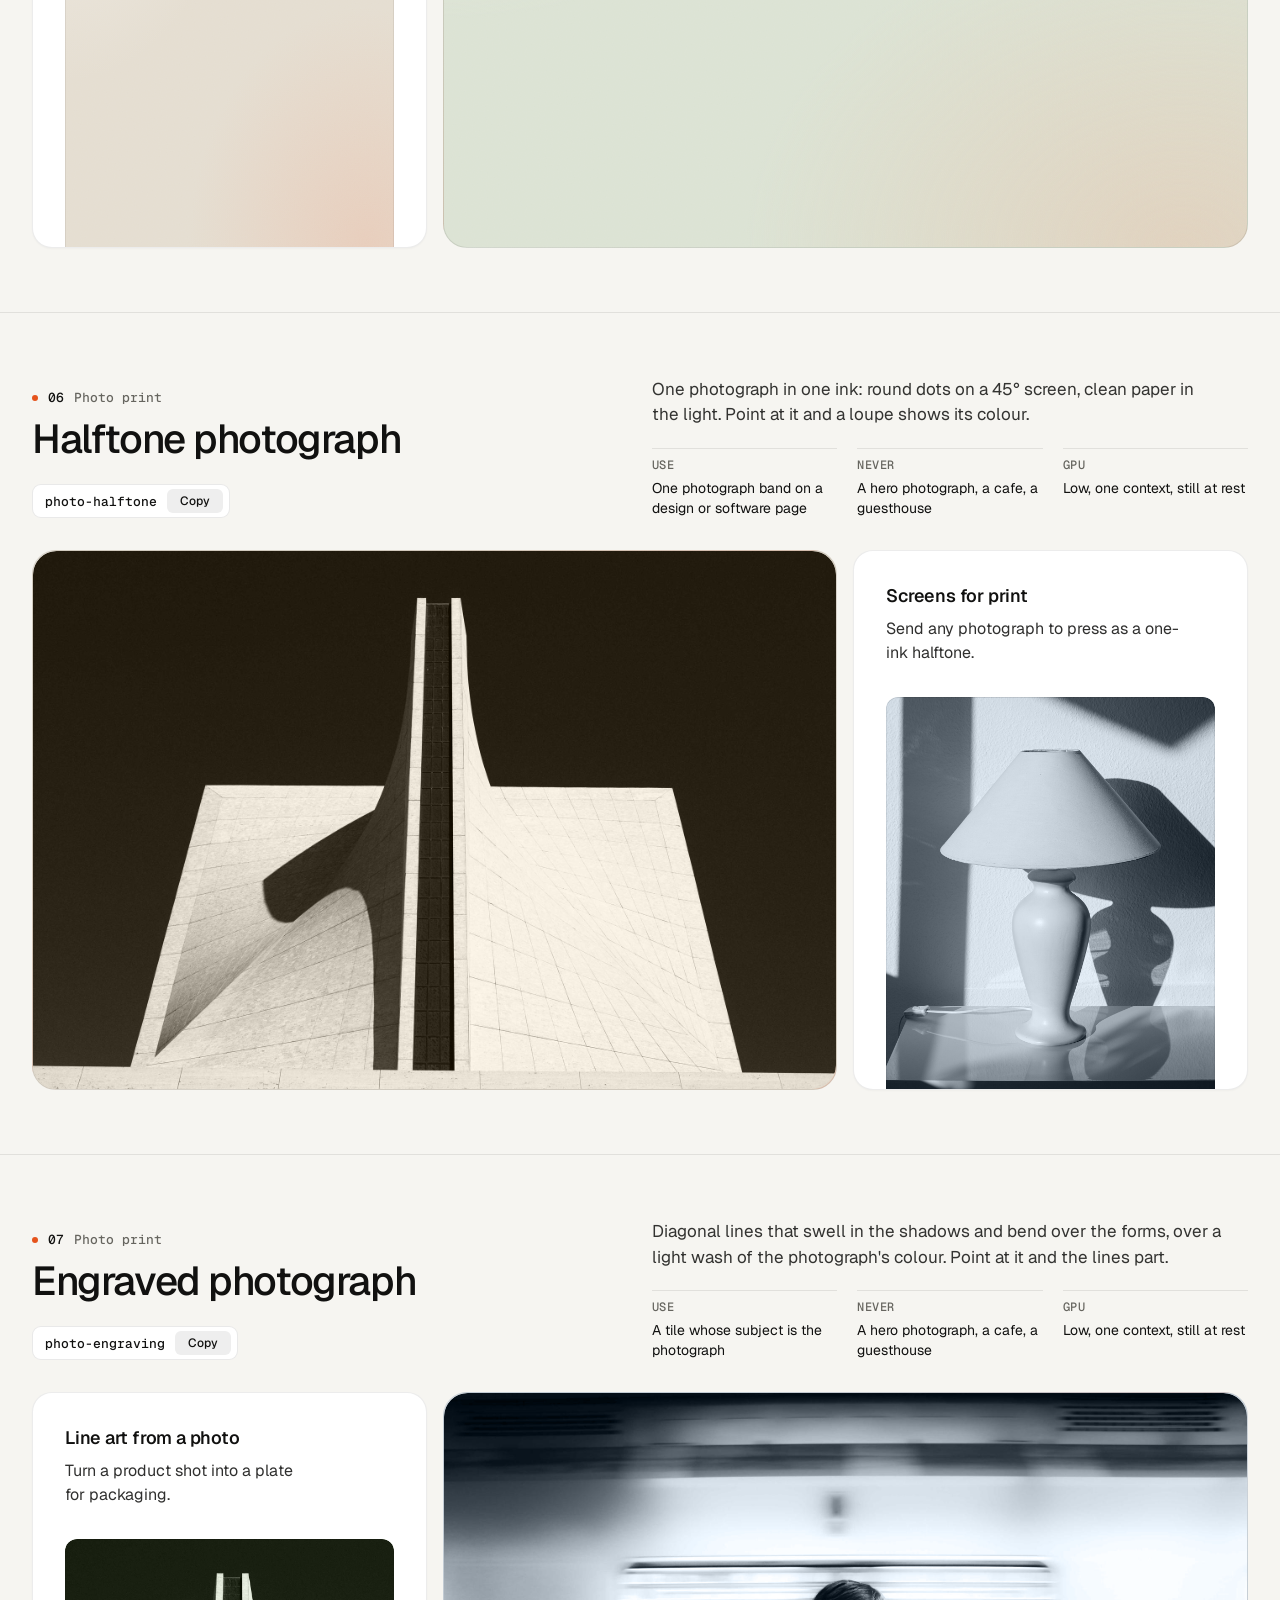
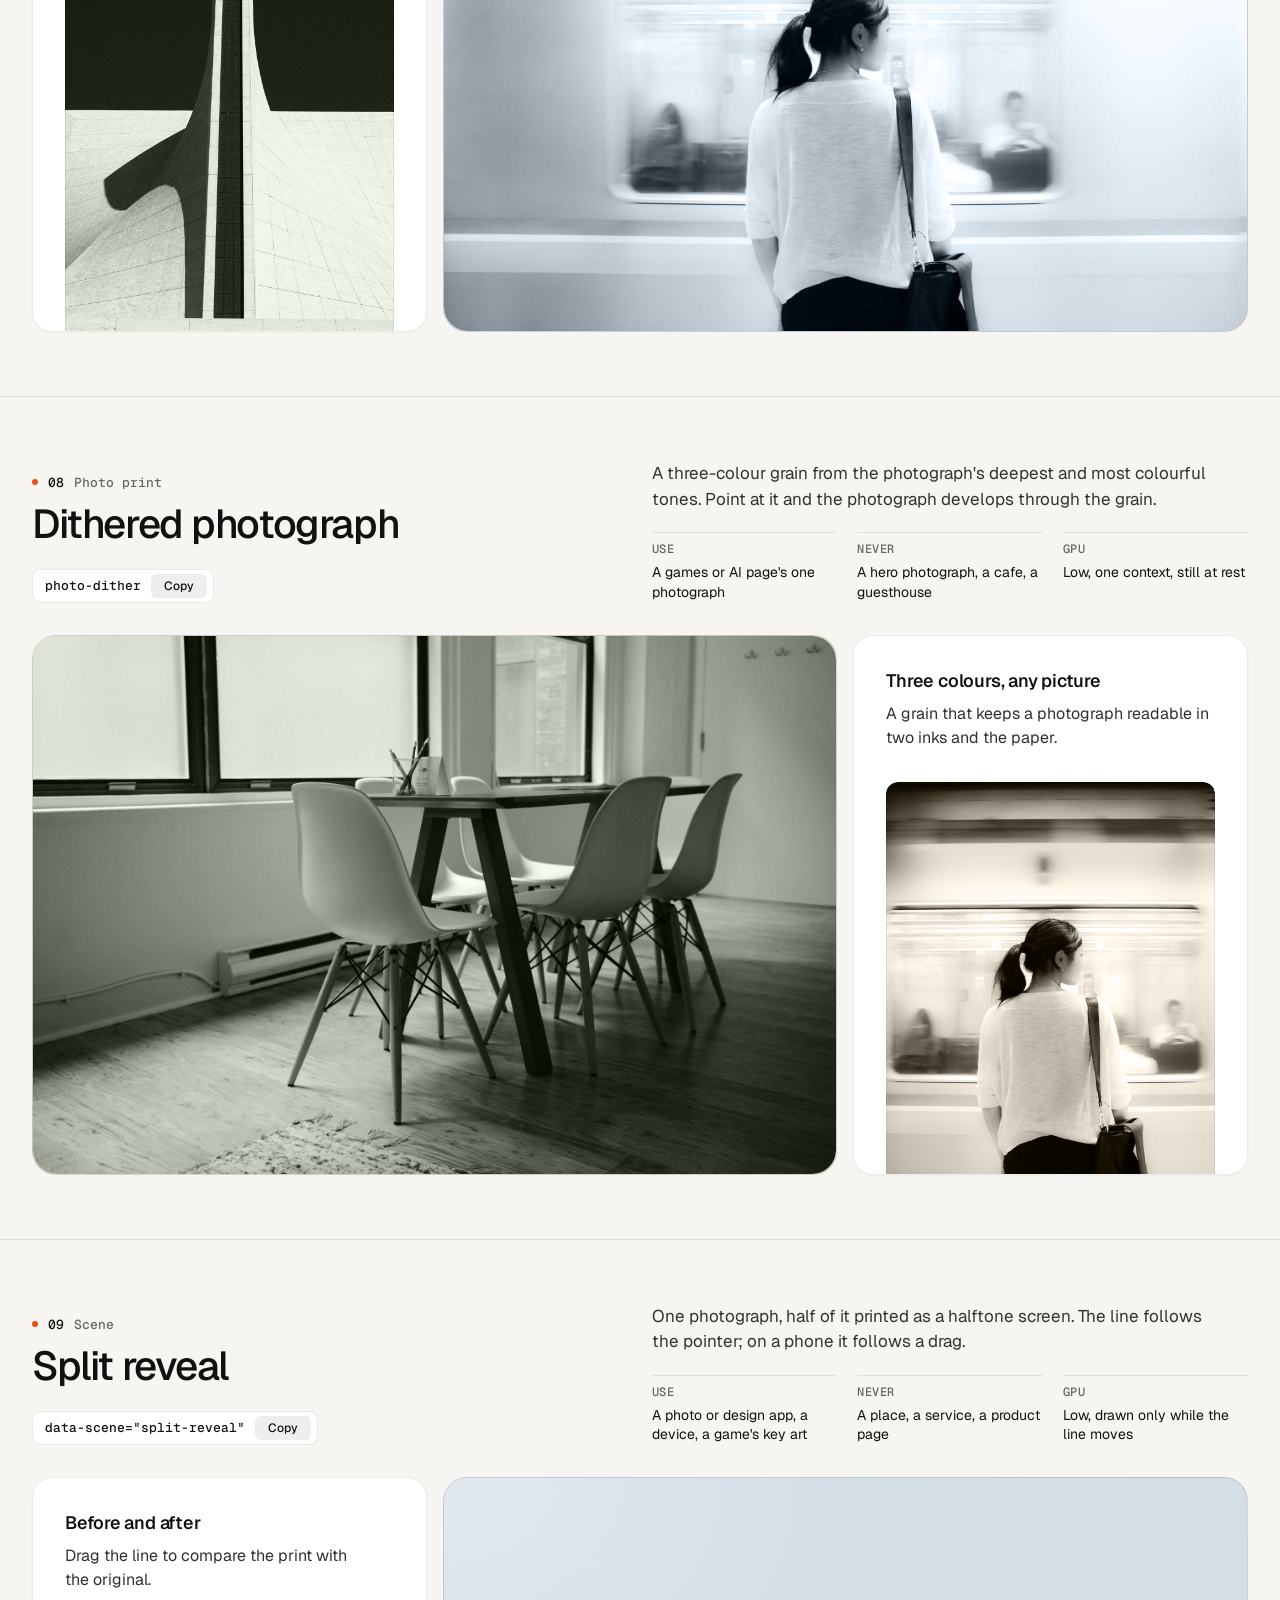
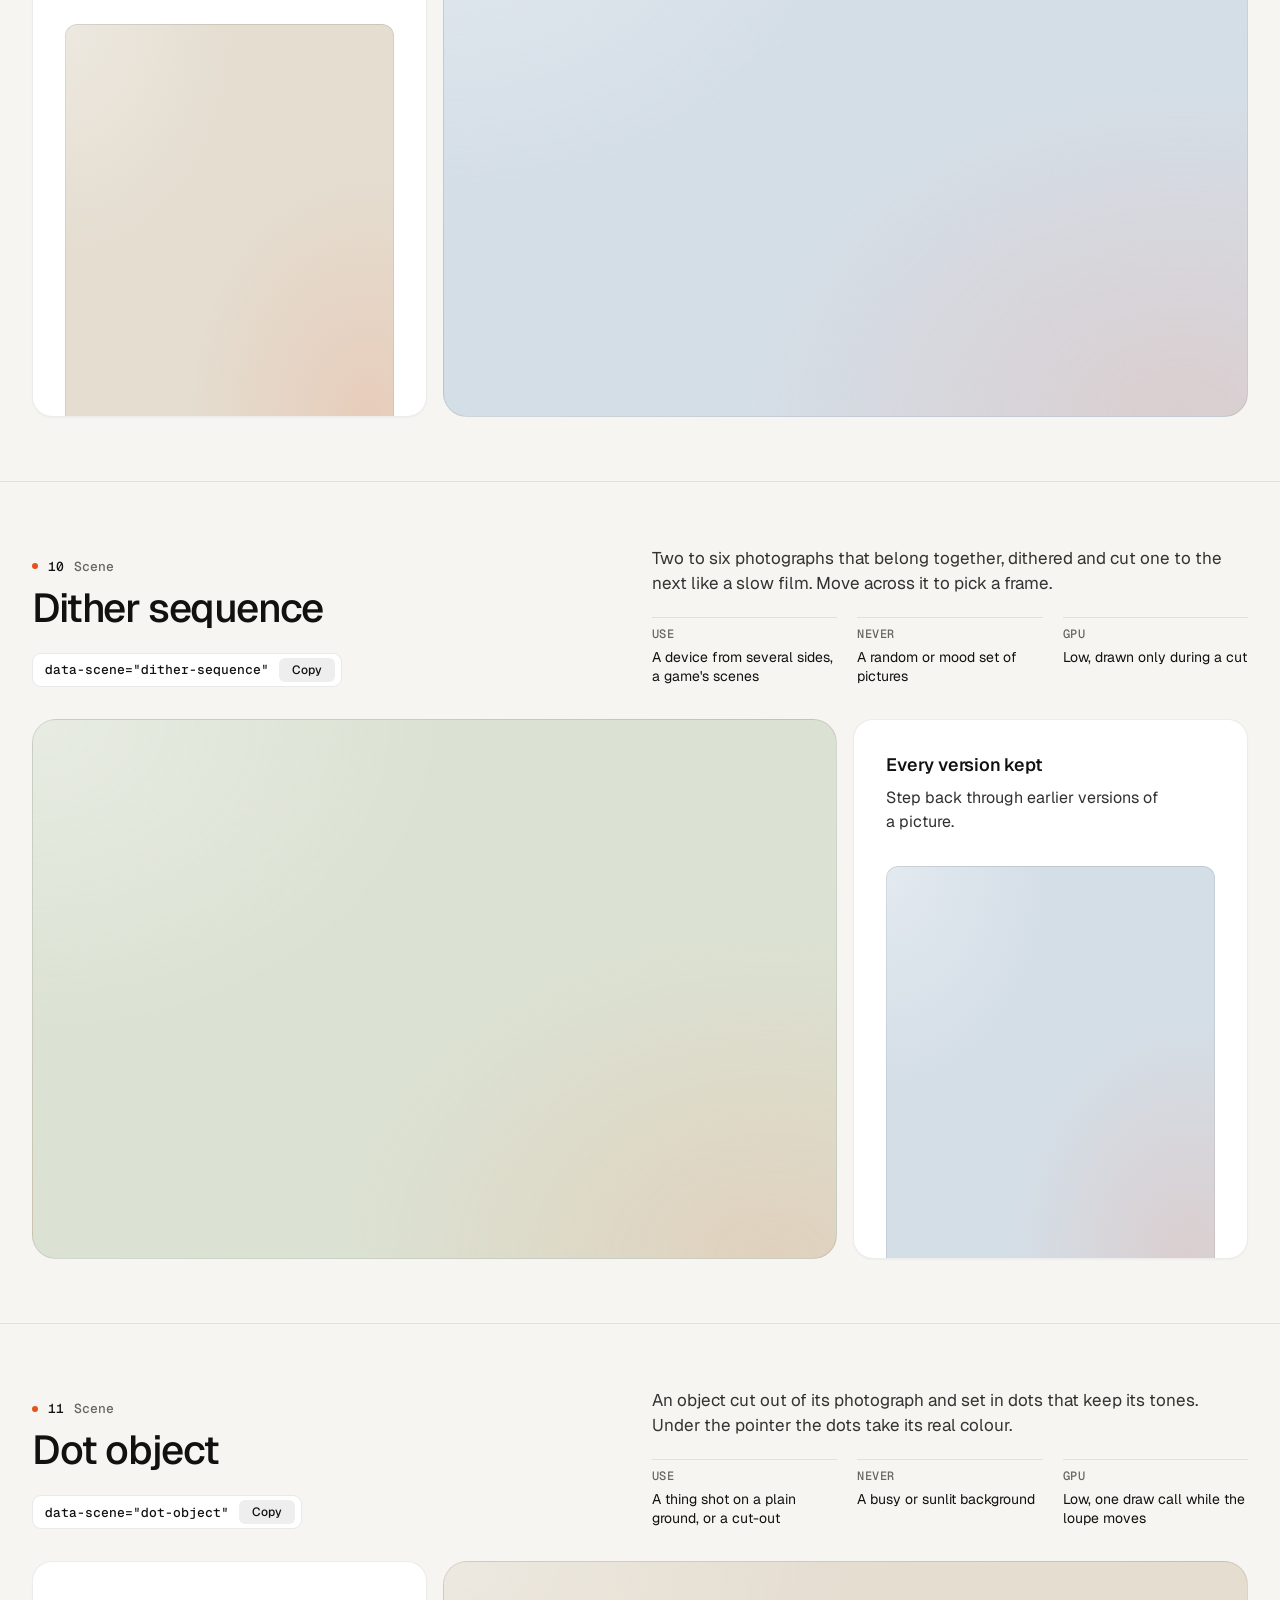
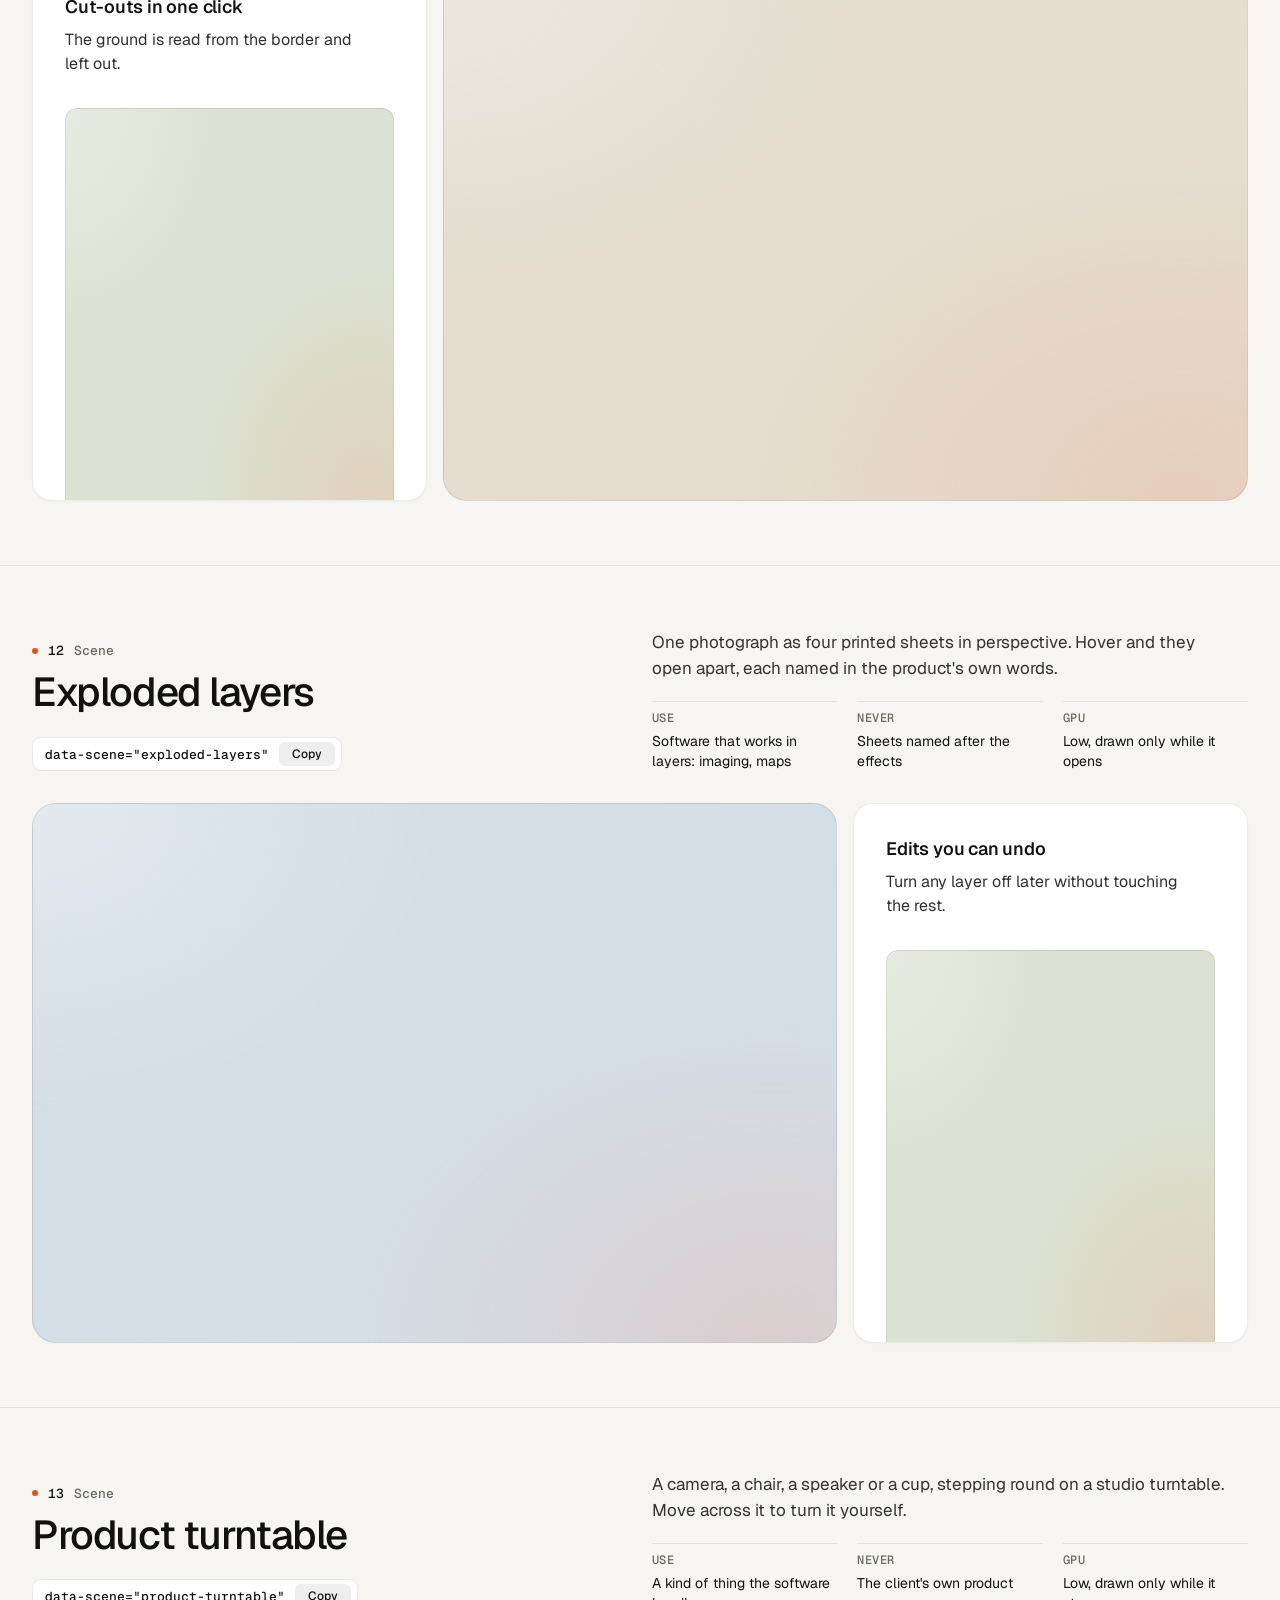
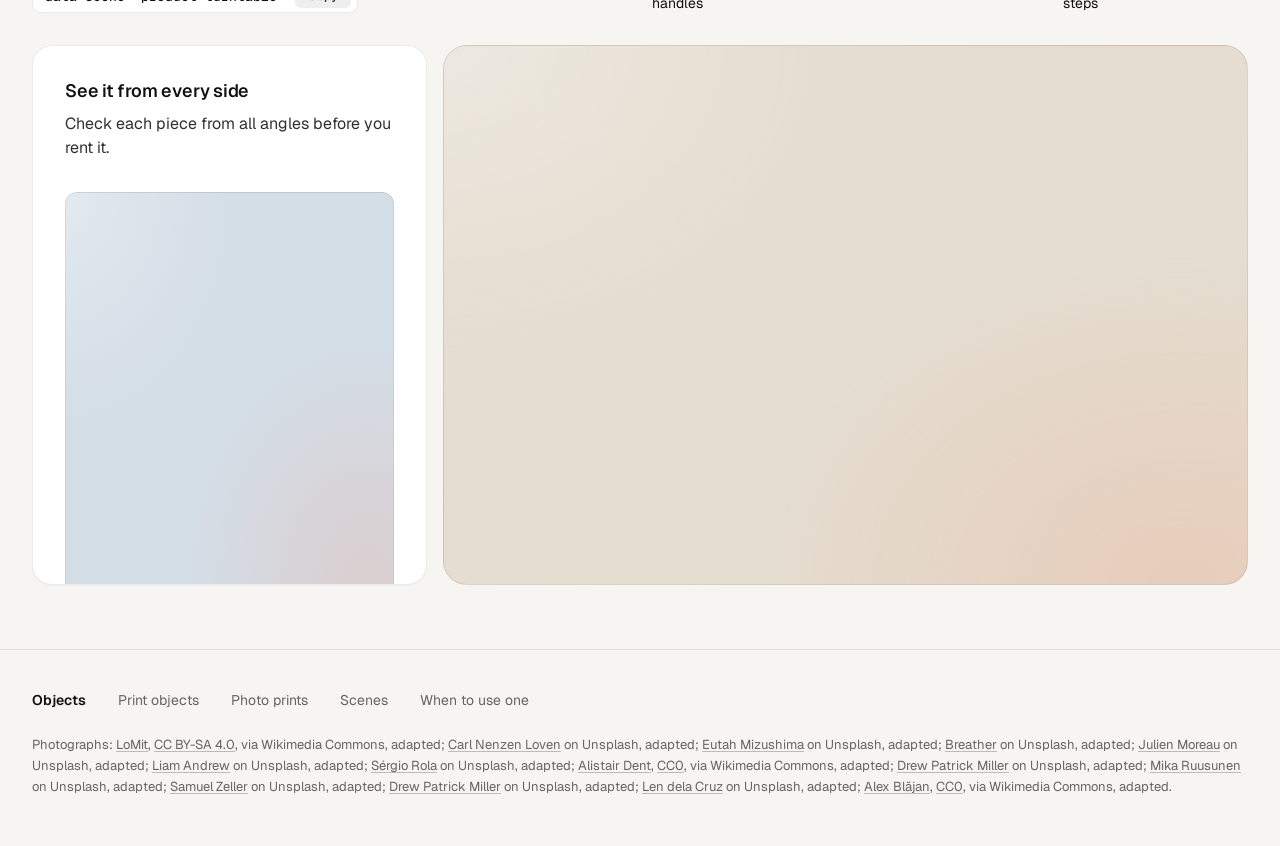
<file: .claude/skills/taste-skill/assets/objects/index.html>
<!doctype html>
<html lang="en" data-palette="paper">
<head>
<script>window.__tpGlMax = 16;   /* a gallery shows many live effects at once; a page of a site keeps the default 4 (fx.js) */</script>
<meta charset="utf-8">
<meta name="viewport" content="width=device-width, initial-scale=1">
<title>Objects</title>
<meta name="description" content="Thirteen objects for one strong moment a page: products drawn in code, photographs printed by a shader, scenes that answer the pointer.">
<link rel="icon" href="data:,">
<link rel="preconnect" href="https://fonts.googleapis.com">
<link rel="preconnect" href="https://fonts.gstatic.com" crossorigin>
<link href="https://fonts.googleapis.com/css2?family=Geist:wght@300..700&family=Geist+Mono:wght@400;500&display=swap" rel="stylesheet">
<link rel="stylesheet" href="../ui/base.css">
<link rel="stylesheet" href="../ui/cards.css">
<style>
  /* palettes: page tokens, four grounds (--g1 sand, --g2 sky, --g3 sage, --g4 deep) and the globe's sea */
  :root {
    --font-text: "Geist", system-ui, sans-serif; --font-mono: "Geist Mono", ui-monospace, monospace;
    --ease: cubic-bezier(.2, .7, .2, 1);
    --gutter: 32px; --max: 1312px;
  }
  [data-palette="paper"] { --bg: #f6f5f1; --card: #ffffff; --surface: #ffffff; --ink: #111110; --muted: #66655f; --accent: #e5531c; --accent-ink: #ffffff;
    --g1: #e4ddd0; --g2: #d4dee7; --g3: #dbe2d3; --g4: #1a2230; --sea: #2f6aa8; --line: rgb(17 17 16 / 0.09); }
  [data-palette="stone"] { --bg: #e6e5e1; --card: #f3f2ef; --surface: #f3f2ef; --ink: #1a1b1d; --muted: #5d5e62; --accent: #2456d6; --accent-ink: #ffffff;
    --g1: #d6d5d0; --g2: #c9d4df; --g3: #dad3c6; --g4: #1d2633; --sea: #2456d6; --line: rgb(26 27 29 / 0.1); }
  [data-palette="graphite"] { --bg: #0b0b0c; --card: #141416; --surface: #141416; --ink: #f2f2ef; --muted: #96979c; --accent: #ff7a3c; --accent-ink: #120c08;
    --g1: #1e1d1b; --g2: #17202a; --g3: #1b201b; --g4: #23262c; --sea: #4f9be0; --line: rgb(242 242 239 / 0.09); }
  [data-palette="night"] { --bg: #070b14; --card: #0e1420; --surface: #0e1420; --ink: #e9edf3; --muted: #8b94a4; --accent: #5ab9fc; --accent-ink: #07101a;
    --g1: #121a29; --g2: #0f2231; --g3: #16202b; --g4: #1b2536; --sea: #5ab9fc; --line: rgb(233 237 243 / 0.09); }

  * { box-sizing: border-box; }
  html { scroll-padding-top: 64px; }
  html, body { margin: 0; }
  body { font-family: var(--font-text); background: var(--bg); color: var(--ink); -webkit-font-smoothing: antialiased; font-size: 16px; line-height: 1.5;
    transition: background-color 320ms var(--ease), color 320ms var(--ease); }
  a { color: inherit; }
  .wrap { max-width: var(--max); margin: 0 auto; padding: 0 var(--gutter); }

  /* ------------------------------------------------ the bar */
  .bar { position: sticky; top: 0; z-index: 30; background: color-mix(in oklab, var(--bg) 84%, transparent); backdrop-filter: blur(16px) saturate(1.2); border-bottom: 1px solid var(--line); }
  .bar__in { height: 64px; display: flex; align-items: center; gap: 32px; }
  .brand { display: inline-flex; align-items: center; gap: 10px; font-weight: 600; font-size: 15px; letter-spacing: -0.01em; text-decoration: none; }
  .brand svg { width: 22px; height: 22px; }
  .brand svg .a { fill: var(--accent); transition: transform 420ms var(--ease); transform-origin: 11px 11px; }
  .brand:hover svg .a { transform: rotate(90deg); }
  .nav { display: flex; gap: 24px; font-size: 14px; }
  .nav a { position: relative; text-decoration: none; color: var(--muted); transition: color 180ms ease; padding: 6px 0; }
  .nav a::after { content: ""; position: absolute; left: 0; right: 0; bottom: 0; height: 1px; background: currentColor; transform: scaleX(0); transform-origin: left; transition: transform 260ms var(--ease); }
  .nav a:hover { color: var(--ink); }
  .nav a:hover::after { transform: scaleX(1); }
  .sp { flex: 1; }
  .swatches { display: flex; align-items: center; gap: 6px; padding: 4px; border-radius: 999px; border: 1px solid var(--line); background: var(--card); }
  .sw { position: relative; width: 26px; height: 26px; border-radius: 50%; border: 0; padding: 0; cursor: pointer; background: linear-gradient(135deg, var(--s-bg) 0 50%, var(--s-ac) 50% 100%);
    box-shadow: inset 0 0 0 1px rgb(0 0 0 / 0.12); transition: transform 200ms var(--ease); }
  .sw::after { content: ""; position: absolute; inset: -3px; border-radius: 50%; box-shadow: 0 0 0 1.5px var(--ink); opacity: 0; transform: scale(0.8); transition: opacity 200ms ease, transform 260ms var(--ease); }
  .sw:hover { transform: scale(1.08); }
  .sw:active { transform: scale(0.94); }
  .sw[aria-pressed="true"]::after { opacity: 1; transform: scale(1); }
  .sw:focus-visible { outline: 2px solid var(--ink); outline-offset: 3px; }
  .sw-label { font-size: 13px; color: var(--muted); min-width: 60px; text-align: right; }

  /* ------------------------------------------------ grounds: a soft lit mesh of the ground's own tone, a fine grain */
  .gr, .card > .panel.gr { --calm-k: 0%; background-color: var(--pg);
    background-image:
      radial-gradient(80% 90% at 92% 100%, color-mix(in oklab, var(--accent) 13%, var(--pg)), transparent 68%),
      radial-gradient(70% 80% at 0% 0%, color-mix(in oklab, var(--lift, #ffffff) var(--lift-k, 34%), var(--pg)), transparent 72%); }
  .gr.dk, [data-palette="graphite"] .gr, [data-palette="night"] .gr { --lift: #ffffff; --lift-k: 6%; }
  .grain { position: absolute; inset: 0; z-index: 0; pointer-events: none; opacity: .32; mix-blend-mode: soft-light; border-radius: inherit;
    background-image: url("data:image/svg+xml;utf8,<svg xmlns='http://www.w3.org/2000/svg' width='160' height='160'><filter id='n'><feTurbulence type='fractalNoise' baseFrequency='.85' numOctaves='2' stitchTiles='stitch'/><feColorMatrix values='0 0 0 0 .5  0 0 0 0 .5  0 0 0 0 .5  0 0 0 .9 0'/></filter><rect width='100%' height='100%' filter='url(%23n)'/></svg>"); }
  .slot { position: absolute; inset: 0; z-index: 1; border-radius: inherit; }
  .slot > .host { position: absolute; inset: 0; border-radius: inherit; overflow: hidden; }

  /* ------------------------------------------------ hero */
  .hero { min-height: calc(100svh - 64px); display: grid; align-items: center; padding: 56px 0; }
  .hero__grid { display: grid; grid-template-columns: repeat(12, minmax(0, 1fr)); gap: 24px; align-items: center; }
  .hero__copy { grid-column: 1 / span 5; }
  .hero h1 { margin: 0; font-size: clamp(44px, 3.4vw + 12px, 72px); line-height: 1.02; letter-spacing: -0.045em; font-weight: 520; text-wrap: balance; }
  .hero__lede { margin: 24px 0 0; font-size: 19px; line-height: 1.5; color: var(--muted); max-width: 40ch; text-wrap: pretty; }
  .index { margin: 40px 0 0; padding: 0; list-style: none; border-top: 1px solid var(--line); max-width: 460px; }
  .index a { display: grid; grid-template-columns: 1fr auto 20px; align-items: center; gap: 16px; padding: 14px 0; border-bottom: 1px solid var(--line); text-decoration: none; font-size: 16px; font-weight: 500; }
  .index a span { font: 500 13px/1 var(--font-mono); color: var(--muted); }
  .index a svg { width: 16px; height: 16px; transition: transform 260ms var(--ease); }
  .index a:hover svg { transform: translateX(4px); }
  .hero__pics { grid-column: 7 / span 6; display: grid; grid-template-columns: 1fr 1fr; gap: 16px; height: min(70svh, 660px); min-height: 440px; }
  .pic { position: relative; overflow: clip; border-radius: 20px; border: 1px solid var(--line); isolation: isolate; }
  .pic img { position: absolute; inset: 0; width: 100%; height: 100%; object-fit: cover; object-position: 50% 42%; display: block; }
  .pic--down { margin-top: 48px; }

  /* ------------------------------------------------ an object, one screen */
  .obj { min-height: calc(100svh - 64px); display: grid; align-content: center; padding: 64px 0; border-top: 1px solid var(--line); }
  .obj__head { display: grid; grid-template-columns: repeat(12, minmax(0, 1fr)); gap: 24px; align-items: end; margin-bottom: 32px; }
  .obj__title { grid-column: 1 / span 5; }
  .obj__n { margin: 0 0 14px; font: 500 13px/1 var(--font-mono); color: var(--muted); display: flex; gap: 10px; align-items: center; }
  .obj__n b { color: var(--ink); font-weight: 500; }
  .obj__n i { width: 6px; height: 6px; border-radius: 50%; background: var(--accent); display: inline-block; }
  .obj h2 { margin: 0; font-size: clamp(34px, 1.9vw + 16px, 52px); line-height: 1.04; letter-spacing: -0.035em; font-weight: 520; text-wrap: balance; }
  .obj__about { grid-column: 7 / span 6; }
  .obj__line { margin: 0; font-size: 17px; line-height: 1.5; color: color-mix(in oklab, var(--ink) 82%, var(--bg)); max-width: 52ch; text-wrap: pretty; }
  .facts { display: grid; grid-template-columns: repeat(3, minmax(0, 1fr)); gap: 20px; margin: 20px 0 0; }
  .facts div { border-top: 1px solid var(--line); padding-top: 10px; }
  .facts dt { font: 500 12px/1 var(--font-mono); color: var(--muted); text-transform: uppercase; letter-spacing: .04em; }
  .facts dd { margin: 8px 0 0; font-size: 14px; line-height: 1.4; }
  .copy { margin-top: 24px; display: inline-flex; align-items: center; gap: 10px; height: 34px; padding: 0 6px 0 12px; border-radius: 9px; border: 1px solid var(--line);
    background: var(--card); color: var(--ink); font: 500 13px/1 var(--font-mono); cursor: pointer; transition: border-color 180ms ease, transform 160ms var(--ease); }
  .copy:hover { border-color: color-mix(in oklab, var(--ink) 24%, transparent); }
  .copy:active { transform: scale(0.97); }
  .copy:focus-visible { outline: 2px solid var(--ink); outline-offset: 2px; }
  .copy em { font-style: normal; display: inline-grid; place-items: center; height: 24px; padding: 0 8px; border-radius: 6px; background: color-mix(in oklab, var(--ink) 7%, transparent); font-family: var(--font-text); font-size: 12px; overflow: hidden; }
  .copy em span { grid-area: 1 / 1; transition: transform 260ms var(--ease), opacity 200ms ease; }
  .copy em span + span { transform: translateY(110%); opacity: 0; }
  .copy.done em span:first-child { transform: translateY(-110%); opacity: 0; }
  .copy.done em span + span { transform: none; opacity: 1; }

  .duo { display: grid; grid-template-columns: repeat(12, minmax(0, 1fr)); gap: 16px; height: clamp(400px, calc(100svh - 360px), 600px); }
  .big { grid-column: 1 / span 8; position: relative; overflow: clip; isolation: isolate; border-radius: 24px; border: 1px solid var(--line); }
  .duo .card { grid-column: 9 / span 4; }
  .obj:nth-of-type(even) .big { grid-column: 5 / span 8; grid-row: 1; }
  .obj:nth-of-type(even) .duo .card { grid-column: 1 / span 4; grid-row: 1; }
  .duo .card > .panel { flex: 1 1 auto; min-height: 0; }

  /* ------------------------------------------------ footer */
  .foot { border-top: 1px solid var(--line); padding: 40px 0 48px; font-size: 14px; color: var(--muted); }
  .foot__row { display: flex; flex-wrap: wrap; gap: 12px 32px; align-items: baseline; }
  .foot__row b { color: var(--ink); font-weight: 600; }
  .foot__row a { text-decoration: none; }
  .foot__row a:hover { color: var(--ink); }
  .credits { margin: 24px 0 0; font-size: 13px; line-height: 1.6; color: var(--muted); }
  .credits a { text-decoration: underline; text-decoration-color: color-mix(in oklab, currentColor 40%, transparent); text-underline-offset: 2px; }

  @media (max-width: 1023px) {
    .hero__copy, .hero__pics { grid-column: 1 / -1; }
    .hero__pics { height: auto; min-height: 0; }
    .pic { aspect-ratio: 3 / 4; }
    .obj__title, .obj__about { grid-column: 1 / -1; }
    .duo { height: auto; grid-template-columns: minmax(0, 1fr); }
    .big, .duo .card, .obj:nth-of-type(even) .big, .obj:nth-of-type(even) .duo .card { grid-column: 1 / -1; grid-row: auto; }
    .big { aspect-ratio: 4 / 3; }
    .duo .card > .panel { flex: none; height: 320px; }
  }
  @media (max-width: 760px) {
    :root { --gutter: 16px; }
    .nav, .sw-label { display: none; }
    .hero { padding: 32px 0 40px; }
    .hero__lede { font-size: 17px; }
    .hero__pics { gap: 10px; }
    .pic { border-radius: 16px; }
    .pic--down { margin-top: 28px; }
    .obj { padding: 72px 0; min-height: 0; }
    .obj .wrap { display: flex; flex-direction: column; }
    .obj__head, .obj__about { display: contents; }
    .obj__title { order: 1; margin-bottom: 16px; }
    .obj__line { order: 2; margin-bottom: 28px; }
    .duo { order: 3; }
    .facts { order: 4; margin-top: 28px; }
    .copy, .index { display: none; }
    .facts { grid-template-columns: minmax(0, 1fr); gap: 0; }
    .facts div { display: grid; grid-template-columns: 96px 1fr; gap: 12px; padding: 10px 0; }
    .facts dd { margin: 0; }
    .big { aspect-ratio: 4 / 5; border-radius: 18px; }
    .duo .card > .panel { height: 300px; }
  }
  @media (prefers-reduced-motion: reduce) { *, *::before, *::after { transition-duration: 0ms !important; } }
</style>
</head>
<body>
<header class="bar">
  <div class="wrap bar__in">
    <a class="brand" href="#top" aria-label="Objects, back to the top">
      <svg viewBox="0 0 22 22" aria-hidden="true"><rect x="1" y="1" width="20" height="20" rx="6" fill="currentColor"/><rect class="a" x="7" y="7" width="8" height="8" rx="2"/></svg>
      Objects
    </a>
    <nav class="nav" aria-label="Families">
      <a href="#print-cup">Print objects</a>
      <a href="#photo-halftone">Photo prints</a>
      <a href="#split-reveal">Scenes</a>
    </nav>
    <span class="sp"></span>
    <span class="sw-label" id="sw-label">Paper</span>
    <div class="swatches" role="group" aria-label="Palette">
      <button type="button" class="sw" data-pal="paper" aria-label="Paper" aria-pressed="true" style="--s-bg:#f6f5f1;--s-ac:#e5531c"></button>
      <button type="button" class="sw" data-pal="stone" aria-label="Stone" aria-pressed="false" style="--s-bg:#e6e5e1;--s-ac:#2456d6"></button>
      <button type="button" class="sw" data-pal="graphite" aria-label="Graphite" aria-pressed="false" style="--s-bg:#141416;--s-ac:#ff7a3c"></button>
      <button type="button" class="sw" data-pal="night" aria-label="Night" aria-pressed="false" style="--s-bg:#0e1420;--s-ac:#5ab9fc"></button>
    </div>
  </div>
</header>

<main id="top">
  <section class="hero">
    <div class="wrap hero__grid">
      <div class="hero__copy">
        <h1>Objects for one strong moment a page.</h1>
        <p class="hero__lede">Products drawn in code, photographs printed by a shader, and scenes that answer the pointer. A photograph leads where there is one. An object leads where there is none.</p>
        <ul class="index">
          <li><a href="#print-cup">Print objects <span>05</span><svg viewBox="0 0 16 16" fill="none" stroke="currentColor" stroke-width="1.5" aria-hidden="true"><path d="M3 8h10M9 4l4 4-4 4"/></svg></a></li>
          <li><a href="#photo-halftone">Photo prints <span>03</span><svg viewBox="0 0 16 16" fill="none" stroke="currentColor" stroke-width="1.5" aria-hidden="true"><path d="M3 8h10M9 4l4 4-4 4"/></svg></a></li>
          <li><a href="#split-reveal">Scenes <span>05</span><svg viewBox="0 0 16 16" fill="none" stroke="currentColor" stroke-width="1.5" aria-hidden="true"><path d="M3 8h10M9 4l4 4-4 4"/></svg></a></li>
        </ul>
      </div>
      <div class="hero__pics">
        <div class="pic"><img src="photo-kit/photos/lamp.jpg" width="1280" height="1757" alt="Cream ceramic table lamp on a glossy side table in low sun" decoding="async"></div>
        <article class="pic pic--down gr" style="--pg: var(--g1)" aria-label="A balanced-arm desk lamp">
          <div class="grain"></div>
          <div class="slot" data-slot='{"kind":"print","id":"print-lamp","place":"card","ground":"g1","params":{"size":1.06,"x":-0.08,"y":-0.2}}'></div>
        </article>
      </div>
    </div>
  </section>

  <!-- ===================================================== print objects -->
  <section class="obj" id="print-cup">
    <div class="wrap">
      <div class="obj__head">
        <div class="obj__title"><p class="obj__n"><i></i><b>01</b> Print object</p><h2>Cup and saucer</h2>
          <button type="button" class="copy" data-copy='<div data-print="print-cup" data-print-place="card"></div>'>data-print="print-cup"<em><span>Copy</span><span>Copied</span></em></button></div>
        <div class="obj__about">
          <p class="obj__line">A porcelain cup of coffee on its saucer, the glaze in your accent. Click it to stir.</p>
          <dl class="facts"><div><dt>Leads</dt><dd>A tableware maker with no photographs</dd></div><div><dt>As a print</dt><dd>A software card about a morning</dd></div><div><dt>GPU</dt><dd>High while it turns, one frame at rest</dd></div></dl>
        </div>
      </div>
      <div class="duo">
        <article class="big gr" style="--pg: var(--g1)"><div class="grain"></div>
          <div class="slot" data-slot='{"kind":"print","id":"print-cup","place":"hero","ground":"g1","params":{"size":0.96,"x":0.16,"y":-0.04}}'></div></article>
        <article class="card"><h3>Morning digest</h3><p>One email at 8:00 with everything that changed overnight.</p>
          <div class="panel gr" style="--pg: var(--g2)"><div class="grain"></div>
            <div class="slot" data-slot='{"kind":"print","id":"print-cup","place":"card","ground":"g2","params":{"effect":"halftone","turn":0}}'></div></div></article>
      </div>
    </div>
  </section>

  <section class="obj" id="print-wheel">
    <div class="wrap">
      <div class="obj__head">
        <div class="obj__title"><p class="obj__n"><i></i><b>02</b> Print object</p><h2>Bicycle wheel</h2>
          <button type="button" class="copy" data-copy='<div data-print="print-wheel" data-print-place="card"></div>'>data-print="print-wheel"<em><span>Copy</span><span>Copied</span></em></button></div>
        <div class="obj__about">
          <p class="obj__line">A road wheel with a tan-wall tyre, an alloy rim and 24 spokes, the hub in your accent. Click it to spin it up.</p>
          <dl class="facts"><div><dt>Leads</dt><dd>A maker of wheels or hubs, never a whole bike</dd></div><div><dt>As a print</dt><dd>A card about speed or a mechanism</dd></div><div><dt>GPU</dt><dd>High while it turns, one frame at rest</dd></div></dl>
        </div>
      </div>
      <div class="duo">
        <article class="big gr" style="--pg: var(--g2)"><div class="grain"></div>
          <div class="slot" data-slot='{"kind":"print","id":"print-wheel","place":"card","ground":"g2","params":{"size":1.34,"x":-0.08,"y":-0.3}}'></div></article>
        <article class="card"><h3>Background sync</h3><p>Runs every five minutes, whether the app is open or not.</p>
          <div class="panel gr" style="--pg: var(--g3)"><div class="grain"></div>
            <div class="slot" data-slot='{"kind":"print","id":"print-wheel","place":"card","ground":"g3","params":{"effect":"halftone","turn":0}}'></div></div></article>
      </div>
    </div>
  </section>

  <section class="obj" id="print-lamp">
    <div class="wrap">
      <div class="obj__head">
        <div class="obj__title"><p class="obj__n"><i></i><b>03</b> Print object</p><h2>Desk lamp</h2>
          <button type="button" class="copy" data-copy='<div data-print="print-lamp" data-print-place="card"></div>'>data-print="print-lamp"<em><span>Copy</span><span>Copied</span></em></button></div>
        <div class="obj__about">
          <p class="obj__line">A balanced-arm desk lamp on chrome springs, the base and shade enamelled in your accent. Click it to switch it on.</p>
          <dl class="facts"><div><dt>Leads</dt><dd>A lighting maker with no photographs</dd></div><div><dt>As a print</dt><dd>A card about focus or working late</dd></div><div><dt>GPU</dt><dd>High while it moves, one frame at rest</dd></div></dl>
        </div>
      </div>
      <div class="duo">
        <article class="big gr" style="--pg: var(--g3)"><div class="grain"></div>
          <div class="slot" data-slot='{"kind":"print","id":"print-lamp","place":"hero","ground":"g3","params":{"size":0.98,"x":0.14,"y":-0.06,"angle":-24}}'></div></article>
        <article class="card"><h3>Focus mode</h3><p>Alerts wait until you switch it off.</p>
          <div class="panel gr dk" style="--pg: var(--g4)"><div class="grain"></div>
            <div class="slot" data-slot='{"kind":"print","id":"print-lamp","place":"card","ground":"g4","params":{"effect":"dither","step":1,"turn":0}}' aria-label="A desk lamp, switched on"></div></div></article>
      </div>
    </div>
  </section>

  <section class="obj" id="print-globe">
    <div class="wrap">
      <div class="obj__head">
        <div class="obj__title"><p class="obj__n"><i></i><b>04</b> Print object</p><h2>Desk globe</h2>
          <button type="button" class="copy" data-copy='<div data-print="print-globe" data-print-place="card" data-print-params=&apos;{"effect":"engrave"}&apos;></div>'>data-print="print-globe"<em><span>Copy</span><span>Copied</span></em></button></div>
        <div class="obj__about">
          <p class="obj__line">A desk globe with the real coastlines, a brass meridian and a walnut stand. Its sea takes a blue or teal accent. Click it to spin.</p>
          <dl class="facts"><div><dt>Leads</dt><dd>A maker of globes or maps</dd></div><div><dt>As a print</dt><dd>A card about regions or shipping</dd></div><div><dt>GPU</dt><dd>High while it turns, one frame at rest</dd></div></dl>
        </div>
      </div>
      <div class="duo">
        <article class="big gr" style="--pg: var(--g2)"><div class="grain"></div>
          <div class="slot" data-slot='{"kind":"print","id":"print-globe","place":"card","ground":"g2","sea":true,"params":{"size":1.3,"x":-0.1,"y":-0.3}}'></div></article>
        <article class="card"><h3>14 regions</h3><p>Pick where your data lives. Move it later in two clicks.</p>
          <div class="panel gr dk" style="--pg: var(--g4)"><div class="grain"></div>
            <div class="slot" data-slot='{"kind":"print","id":"print-globe","place":"card","ground":"g4","sea":true,"params":{"effect":"engrave","turn":0}}'></div></div></article>
      </div>
    </div>
  </section>

  <section class="obj" id="print-cards">
    <div class="wrap">
      <div class="obj__head">
        <div class="obj__title"><p class="obj__n"><i></i><b>05</b> Print object</p><h2>Playing cards</h2>
          <button type="button" class="copy" data-copy='<div data-print="print-cards" data-print-place="card"></div>'>data-print="print-cards"<em><span>Copy</span><span>Copied</span></em></button></div>
        <div class="obj__about">
          <p class="obj__line">A stack of playing cards, the ace of diamonds face up and the backs in your accent. Click to fan them out.</p>
          <dl class="facts"><div><dt>Leads</dt><dd>A maker of card or board games</dd></div><div><dt>As a print</dt><dd>A games card about a hand or a deal</dd></div><div><dt>GPU</dt><dd>High while it moves, one frame at rest</dd></div></dl>
        </div>
      </div>
      <div class="duo">
        <article class="big gr" style="--pg: var(--g3)"><div class="grain"></div>
          <div class="slot" data-slot='{"kind":"print","id":"print-cards","place":"hero","ground":"g3","params":{"size":0.98,"x":0.16,"y":-0.04}}'></div></article>
        <article class="card"><h3>Fair draws</h3><p>Every shuffle is logged, so any player can check a deal.</p>
          <div class="panel gr" style="--pg: var(--g1)"><div class="grain"></div>
            <div class="slot" data-slot='{"kind":"print","id":"print-cards","place":"card","ground":"g1","params":{"effect":"halftone","turn":0}}'></div></div></article>
      </div>
    </div>
  </section>

  <!-- ===================================================== photo prints -->
  <section class="obj" id="photo-halftone">
    <div class="wrap">
      <div class="obj__head">
        <div class="obj__title"><p class="obj__n"><i></i><b>06</b> Photo print</p><h2>Halftone photograph</h2>
          <button type="button" class="copy" data-copy="import print from './assets/objects/photo-halftone/object.js'; print.mount(frame, { palette: fx.readPalette(frame) });">photo-halftone<em><span>Copy</span><span>Copied</span></em></button></div>
        <div class="obj__about">
          <p class="obj__line">One photograph in one ink: round dots on a 45° screen, clean paper in the light. Point at it and a loupe shows its colour.</p>
          <dl class="facts"><div><dt>Use</dt><dd>One photograph band on a design or software page</dd></div><div><dt>Never</dt><dd>A hero photograph, a cafe, a guesthouse</dd></div><div><dt>GPU</dt><dd>Low, one context, still at rest</dd></div></dl>
        </div>
      </div>
      <div class="duo">
        <article class="big gr" style="--pg: var(--g1)">
          <div class="slot" data-slot='{"kind":"photo","id":"photo-halftone","ground":"g1","photo":"concrete"}'></div></article>
        <article class="card"><h3>Screens for print</h3><p>Send any photograph to press as a one-ink halftone.</p>
          <div class="panel gr" style="--pg: var(--g2)">
            <div class="slot" data-slot='{"kind":"photo","id":"photo-halftone","ground":"g2","photo":"lamp","params":{"tint":1}}'></div></div></article>
      </div>
    </div>
  </section>

  <section class="obj" id="photo-engraving">
    <div class="wrap">
      <div class="obj__head">
        <div class="obj__title"><p class="obj__n"><i></i><b>07</b> Photo print</p><h2>Engraved photograph</h2>
          <button type="button" class="copy" data-copy="import print from './assets/objects/photo-engraving/object.js'; print.mount(frame, { palette: fx.readPalette(frame) });">photo-engraving<em><span>Copy</span><span>Copied</span></em></button></div>
        <div class="obj__about">
          <p class="obj__line">Diagonal lines that swell in the shadows and bend over the forms, over a light wash of the photograph's colour. Point at it and the lines part.</p>
          <dl class="facts"><div><dt>Use</dt><dd>A tile whose subject is the photograph</dd></div><div><dt>Never</dt><dd>A hero photograph, a cafe, a guesthouse</dd></div><div><dt>GPU</dt><dd>Low, one context, still at rest</dd></div></dl>
        </div>
      </div>
      <div class="duo">
        <article class="big gr" style="--pg: var(--g2)">
          <div class="slot" data-slot='{"kind":"photo","id":"photo-engraving","ground":"g2","photo":"platform","photoDark":"concrete"}'></div></article>
        <article class="card"><h3>Line art from a photo</h3><p>Turn a product shot into a plate for packaging.</p>
          <div class="panel gr" style="--pg: var(--g3)">
            <div class="slot" data-slot='{"kind":"photo","id":"photo-engraving","ground":"g3","photo":"concrete","photoDark":"room"}'></div></div></article>
      </div>
    </div>
  </section>

  <section class="obj" id="photo-dither">
    <div class="wrap">
      <div class="obj__head">
        <div class="obj__title"><p class="obj__n"><i></i><b>08</b> Photo print</p><h2>Dithered photograph</h2>
          <button type="button" class="copy" data-copy="import print from './assets/objects/photo-dither/object.js'; print.mount(frame, { palette: fx.readPalette(frame) });">photo-dither<em><span>Copy</span><span>Copied</span></em></button></div>
        <div class="obj__about">
          <p class="obj__line">A three-colour grain from the photograph's deepest and most colourful tones. Point at it and the photograph develops through the grain.</p>
          <dl class="facts"><div><dt>Use</dt><dd>A games or AI page's one photograph</dd></div><div><dt>Never</dt><dd>A hero photograph, a cafe, a guesthouse</dd></div><div><dt>GPU</dt><dd>Low, one context, still at rest</dd></div></dl>
        </div>
      </div>
      <div class="duo">
        <article class="big gr" style="--pg: var(--g3)">
          <div class="slot" data-slot='{"kind":"photo","id":"photo-dither","ground":"g3","photo":"room"}'></div></article>
        <article class="card"><h3>Three colours, any picture</h3><p>A grain that keeps a photograph readable in two inks and the paper.</p>
          <div class="panel gr" style="--pg: var(--g1)">
            <div class="slot" data-slot='{"kind":"photo","id":"photo-dither","ground":"g1","photo":"platform"}'></div></div></article>
      </div>
    </div>
  </section>

  <!-- ===================================================== scenes -->
  <section class="obj" id="split-reveal">
    <div class="wrap">
      <div class="obj__head">
        <div class="obj__title"><p class="obj__n"><i></i><b>09</b> Scene</p><h2>Split reveal</h2>
          <button type="button" class="copy" data-copy='<div data-scene="split-reveal" data-scene-src="assets/img/photo.jpg"></div>'>data-scene="split-reveal"<em><span>Copy</span><span>Copied</span></em></button></div>
        <div class="obj__about">
          <p class="obj__line">One photograph, half of it printed as a halftone screen. The line follows the pointer; on a phone it follows a drag.</p>
          <dl class="facts"><div><dt>Use</dt><dd>A photo or design app, a device, a game's key art</dd></div><div><dt>Never</dt><dd>A place, a service, a product page</dd></div><div><dt>GPU</dt><dd>Low, drawn only while the line moves</dd></div></dl>
        </div>
      </div>
      <div class="duo">
        <article class="big gr" style="--pg: var(--g2)">
          <div class="slot" data-slot='{"kind":"scene","id":"split-reveal","ground":"g2","src":"default"}'></div></article>
        <article class="card"><h3>Before and after</h3><p>Drag the line to compare the print with the original.</p>
          <div class="panel gr" style="--pg: var(--g1)">
            <div class="slot" data-slot='{"kind":"scene","id":"split-reveal","ground":"g1","src":"roof","params":{"side":"right","split":0.42}}'></div></div></article>
      </div>
    </div>
  </section>

  <section class="obj" id="dither-sequence">
    <div class="wrap">
      <div class="obj__head">
        <div class="obj__title"><p class="obj__n"><i></i><b>10</b> Scene</p><h2>Dither sequence</h2>
          <button type="button" class="copy" data-copy='<div data-scene="dither-sequence" data-scene-src=&apos;[{"src":"a.jpg"},{"src":"b.jpg"}]&apos;></div>'>data-scene="dither-sequence"<em><span>Copy</span><span>Copied</span></em></button></div>
        <div class="obj__about">
          <p class="obj__line">Two to six photographs that belong together, dithered and cut one to the next like a slow film. Move across it to pick a frame.</p>
          <dl class="facts"><div><dt>Use</dt><dd>A device from several sides, a game's scenes</dd></div><div><dt>Never</dt><dd>A random or mood set of pictures</dd></div><div><dt>GPU</dt><dd>Low, drawn only during a cut</dd></div></dl>
        </div>
      </div>
      <div class="duo">
        <article class="big gr" style="--pg: var(--g3)">
          <div class="slot" data-slot='{"kind":"scene","id":"dither-sequence","ground":"g3","src":"default"}'></div></article>
        <article class="card"><h3>Every version kept</h3><p>Step back through earlier versions of a picture.</p>
          <div class="panel gr" style="--pg: var(--g2)">
            <div class="slot" data-slot='{"kind":"scene","id":"dither-sequence","ground":"g2","src":"spirals","params":{"fit":"contain","autoplay":0}}'></div></div></article>
      </div>
    </div>
  </section>

  <section class="obj" id="dot-object">
    <div class="wrap">
      <div class="obj__head">
        <div class="obj__title"><p class="obj__n"><i></i><b>11</b> Scene</p><h2>Dot object</h2>
          <button type="button" class="copy" data-copy='<div data-scene="dot-object" data-scene-src="assets/img/object-on-white.jpg"></div>'>data-scene="dot-object"<em><span>Copy</span><span>Copied</span></em></button></div>
        <div class="obj__about">
          <p class="obj__line">An object cut out of its photograph and set in dots that keep its tones. Under the pointer the dots take its real colour.</p>
          <dl class="facts"><div><dt>Use</dt><dd>A thing shot on a plain ground, or a cut-out</dd></div><div><dt>Never</dt><dd>A busy or sunlit background</dd></div><div><dt>GPU</dt><dd>Low, one draw call while the loupe moves</dd></div></dl>
        </div>
      </div>
      <div class="duo">
        <article class="big gr" style="--pg: var(--g1)">
          <div class="slot" data-slot='{"kind":"scene","id":"dot-object","ground":"g1","src":"default"}'></div></article>
        <article class="card"><h3>Cut-outs in one click</h3><p>The ground is read from the border and left out.</p>
          <div class="panel gr" style="--pg: var(--g3)">
            <div class="slot" data-slot='{"kind":"scene","id":"dot-object","ground":"g3","src":"dahlia"}'></div></div></article>
      </div>
    </div>
  </section>

  <section class="obj" id="exploded-layers">
    <div class="wrap">
      <div class="obj__head">
        <div class="obj__title"><p class="obj__n"><i></i><b>12</b> Scene</p><h2>Exploded layers</h2>
          <button type="button" class="copy" data-copy='<div data-scene="exploded-layers" data-scene-src="assets/img/photo.jpg" data-scene-params=&apos;{"names":["Photo","Colour","Light","Depth"]}&apos;></div>'>data-scene="exploded-layers"<em><span>Copy</span><span>Copied</span></em></button></div>
        <div class="obj__about">
          <p class="obj__line">One photograph as four printed sheets in perspective. Hover and they open apart, each named in the product's own words.</p>
          <dl class="facts"><div><dt>Use</dt><dd>Software that works in layers: imaging, maps</dd></div><div><dt>Never</dt><dd>Sheets named after the effects</dd></div><div><dt>GPU</dt><dd>Low, drawn only while it opens</dd></div></dl>
        </div>
      </div>
      <div class="duo">
        <article class="big gr" style="--pg: var(--g2)">
          <div class="slot" data-slot='{"kind":"scene","id":"exploded-layers","ground":"g2","src":"default","params":{"names":["Photo","Colour","Light","Depth"]}}'></div></article>
        <article class="card"><h3>Edits you can undo</h3><p>Turn any layer off later without touching the rest.</p>
          <div class="panel gr" style="--pg: var(--g3)">
            <div class="slot" data-slot='{"kind":"scene","id":"exploded-layers","ground":"g3","src":"lattice"}'></div></div></article>
      </div>
    </div>
  </section>

  <section class="obj" id="product-turntable">
    <div class="wrap">
      <div class="obj__head">
        <div class="obj__title"><p class="obj__n"><i></i><b>13</b> Scene</p><h2>Product turntable</h2>
          <button type="button" class="copy" data-copy='<div data-scene="product-turntable" data-scene-params=&apos;{"form":"chair"}&apos;></div>'>data-scene="product-turntable"<em><span>Copy</span><span>Copied</span></em></button></div>
        <div class="obj__about">
          <p class="obj__line">A camera, a chair, a speaker or a cup, stepping round on a studio turntable. Move across it to turn it yourself.</p>
          <dl class="facts"><div><dt>Use</dt><dd>A kind of thing the software handles</dd></div><div><dt>Never</dt><dd>The client's own product</dd></div><div><dt>GPU</dt><dd>Low, drawn only while it steps</dd></div></dl>
        </div>
      </div>
      <div class="duo">
        <article class="big gr" style="--pg: var(--g1)">
          <div class="slot" data-slot='{"kind":"scene","id":"product-turntable","ground":"g1","params":{"form":"camera"}}' aria-label="A camera on a turntable"></div></article>
        <article class="card"><h3>See it from every side</h3><p>Check each piece from all angles before you rent it.</p>
          <div class="panel gr" style="--pg: var(--g2)">
            <div class="slot" data-slot='{"kind":"scene","id":"product-turntable","ground":"g2","params":{"form":"chair","start":-40,"autoplay":0}}' aria-label="A side chair"></div></div></article>
      </div>
    </div>
  </section>
</main>

<footer class="foot">
  <div class="wrap">
    <div class="foot__row">
      <b>Objects</b>
      <a href="_print-core/README.md">Print objects</a>
      <a href="photo-kit/README.md">Photo prints</a>
      <a href="_scenes/README.md">Scenes</a>
      <a href="../../references/effects-objects.md">When to use one</a>
    </div>
    <p class="credits" id="credits"></p>
  </div>
</footer>

<script type="module">
  /*
    The showcase's own mounting: every [data-slot] mounts when it comes near the screen and is destroyed
    when it leaves, and never more than MAX are mounted at once, so the page holds at most 4 live WebGL
    contexts (each mounted object holds one at most; still print objects hold none).
  */
  import fx from '../effects/fx.js';
  import { creditsLine } from './photo-kit/photo.js';
  import { DEFAULT_PHOTO as SPLIT } from './split-reveal/object.js';
  import { DEFAULT_SEQUENCE } from './dither-sequence/object.js';
  import { DEFAULT_PHOTO as TULIP } from './dot-object/object.js';
  import { DEFAULT_PHOTO as MIXER } from './exploded-layers/object.js';

  const MAX = 4, CAP = { print: 4, photo: 3, scene: 4 };
  const root = document.documentElement;
  const q = new URLSearchParams(location.search);
  const U = 'https://unsplash.com/license', CC0 = 'https://creativecommons.org/publicdomain/zero/1.0/';
  const SRC = {
    roof: { id: 618, ratio: 1.5, alt: 'Curving glass and steel lattice roof in black and white', by: 'Mika Ruusunen', licence: 'Unsplash licence', licenceUrl: U, page: 'https://unsplash.com/photos/ypVM8PnygUo' },
    lattice: { id: 893, ratio: 1.5, alt: 'Curved latticed building facade forming sweeping lines', by: 'Samuel Zeller', licence: 'Unsplash licence', licenceUrl: U, page: 'https://unsplash.com/photos/j0g8taxHZa0' },
    spirals: [
      { id: 949, ratio: 0.66, alt: 'A white spiral atrium under a glass dome, seen from below', by: 'Drew Patrick Miller', licence: 'Unsplash licence', licenceUrl: U, page: 'https://unsplash.com/photos/VLT62-JzddA' },
      { id: 679, ratio: 1, alt: 'Spiralling concrete curves around a small round window', by: 'Len dela Cruz', licence: 'Unsplash licence', licenceUrl: U, page: 'https://unsplash.com/photos/ScEKf8u7y-c' },
    ],
    dahlia: { id: 'commons-minimal-orange-dahlia', source: 'commons', ratio: 1.523, width: 5830, focus: [0.5, 0.5], alt: 'An orange dahlia on a black ground', by: 'Alex Blăjan', licence: 'CC0', licenceUrl: CC0,
      url: 'https://upload.wikimedia.org/wikipedia/commons/5/5e/Minimal_orange_dahlia_%28Unsplash%29.jpg', page: 'https://commons.wikimedia.org/wiki/File:Minimal_orange_dahlia_(Unsplash).jpg' },
  };
  const DEFAULTS = { 'split-reveal': SPLIT, 'dither-sequence': DEFAULT_SEQUENCE, 'dot-object': TULIP, 'exploded-layers': MIXER };
  const lib = await fetch(new URL('./photo-kit/photos.json', import.meta.url)).then(r => r.json()).catch(() => ({ photos: [] }));
  const PHOTOS = Object.fromEntries(lib.photos.map(p => [p.key, p]));

  // ---- palette: the page tokens, a ground's paper and an ink that reads on it
  const tok = n => getComputedStyle(root).getPropertyValue(n).trim();
  const lum = hex => { const h = hex.replace('#', ''); const c = [0, 2, 4].map(i => parseInt(h.slice(i, i + 2), 16) / 255); return 0.2126 * c[0] + 0.7152 * c[1] + 0.0722 * c[2]; };
  function paletteFor(cfg) {
    const bg = tok('--' + (cfg.ground || 'g1')), ink = tok('--ink');
    const light = lum(bg) > 0.4, pageLight = lum(ink) < 0.4;
    const gInk = light ? (pageLight ? ink : '#17181b') : (pageLight ? '#eef0f2' : ink);
    return fx.normalizePalette({ bg, surface: bg, ink: gInk, accent: cfg.sea ? tok('--sea') : tok('--accent'), accentInk: tok('--accent-ink') });
  }

  // ---- mounting
  const slots = [...document.querySelectorAll('[data-slot]')];
  const st = new Map(slots.map(el => [el, { cfg: JSON.parse(el.dataset.slot), near: false, ctrl: null, host: null, busy: false }]));
  const mods = new Map();
  const load = id => { if (!mods.has(id)) mods.set(id, import(`./${id}/object.js`).then(m => m.default)); return mods.get(id); };
  // a photo print may name a darker photograph for the dark palettes (a pale one prints as a light plate there)
  const isDark = () => lum(tok('--bg')) < 0.4;
  const photoKey = cfg => (cfg.photoDark && isDark() ? cfg.photoDark : cfg.photo);
  const srcOf = cfg => {
    if (cfg.kind === 'photo') return new URL('./photo-kit/' + PHOTOS[photoKey(cfg)].file, import.meta.url).href;
    if (!cfg.src) return undefined;
    return cfg.src === 'default' ? DEFAULTS[cfg.id] : SRC[cfg.src];
  };
  // a photo print's slot shows its photograph toned into the ground until the print draws, before it
  // mounts too: never an empty panel, even on a slow device
  function underlay(box, cfg) {
    if (cfg.kind !== 'photo') return;
    const p = PHOTOS[photoKey(cfg)];
    Object.assign(box.style, { backgroundColor: 'var(--pg)', backgroundImage: 'url(' + srcOf(cfg) + ')', backgroundSize: 'cover',
      backgroundPosition: (p.focus[0] * 100) + '% ' + (p.focus[1] * 100) + '%', backgroundBlendMode: 'luminosity' });
  }
  async function mount(el) {
    const s = st.get(el);
    s.busy = true;
    try {
      const obj = await load(s.cfg.id);
      if (!s.want) return;
      const host = document.createElement('div');
      host.className = 'host';
      if (el.hasAttribute('aria-label')) host.setAttribute('aria-label', el.getAttribute('aria-label'));
      el.appendChild(host);
      const cfg = s.cfg, palette = paletteFor(cfg);
      let ctrl;
      if (cfg.kind === 'print') ctrl = obj.mount(host, { place: cfg.place, params: cfg.params || {}, palette });
      else if (cfg.kind === 'photo') {
        const p = PHOTOS[photoKey(cfg)];
        s.photo = photoKey(cfg);
        underlay(host, cfg);
        ctrl = obj.mount(host, { palette, src: srcOf(cfg), params: { focusX: p.focus[0], focusY: p.focus[1], ...(cfg.params || {}) } });
      } else ctrl = obj.mount(host, { palette, src: srcOf(cfg), params: cfg.params || {} });
      s.ctrl = ctrl; s.host = host;
    } catch (e) { console.warn('objects:', s.cfg.id, e); }
    finally { s.busy = false; if (!s.want && s.ctrl) unmount(el); schedule(); }
  }
  function unmount(el) {
    const s = st.get(el);
    if (!s.ctrl) return;
    try { s.ctrl.destroy(); } catch (e) { console.warn(e); }
    s.host?.remove();
    s.ctrl = null; s.host = null;
  }
  let queued = 0;
  function reconcile() {
    queued = 0;
    const mid = innerHeight / 2;
    const dist = el => { const r = el.getBoundingClientRect(); return Math.abs((r.top + r.bottom) / 2 - mid); };
    // the nearest first, at most MAX, and at most CAP of one family (photo-kit warns past 3)
    const near = [], kinds = {};
    for (const el of slots.filter(e => st.get(e).near).sort((a, b) => dist(a) - dist(b))) {
      const k = st.get(el).cfg.kind;
      if (near.length < MAX && (kinds[k] || 0) < CAP[k]) { near.push(el); kinds[k] = (kinds[k] || 0) + 1; }
    }
    const want = new Set(near);
    for (const el of slots) { const s = st.get(el); s.want = want.has(el); if (!s.want && s.ctrl && !s.busy) unmount(el); }
    // never more than MAX mounted (or mounting) at once
    let count = slots.filter(el => { const s = st.get(el); return s.ctrl || s.busy; }).length;
    for (const el of near) { const s = st.get(el); if (!s.ctrl && !s.busy && count < MAX) { count++; mount(el); } }
  }
  const schedule = () => { if (!queued) queued = requestAnimationFrame(reconcile); };
  const io = new IntersectionObserver(es => { for (const e of es) st.get(e.target).near = e.isIntersecting; schedule(); }, { rootMargin: '60% 0px' });
  slots.forEach(el => io.observe(el));
  addEventListener('scroll', schedule, { passive: true });
  addEventListener('resize', schedule, { passive: true });

  // ---- palette switch
  const PAL = ['paper', 'stone', 'graphite', 'night'];
  const label = document.getElementById('sw-label');
  function setPalette(name, save) {
    if (!PAL.includes(name)) name = 'paper';
    root.dataset.palette = name;
    for (const b of document.querySelectorAll('[data-pal]')) b.setAttribute('aria-pressed', String(b.dataset.pal === name));
    label.textContent = name[0].toUpperCase() + name.slice(1);
    for (const [el, s] of st) {
      if (s.ctrl && s.cfg.kind === 'photo' && s.photo !== photoKey(s.cfg)) unmount(el);   // its photograph changes: mount it again
      else if (s.ctrl?.setPalette) s.ctrl.setPalette(paletteFor(s.cfg));
    }
    for (const [el, s] of st) underlay(el, s.cfg);
    schedule();
    if (save) try { localStorage.setItem('objects-palette', name); } catch (_) { /* private window */ }
  }
  let saved = null;
  try { saved = localStorage.getItem('objects-palette'); } catch (_) { /* private window */ }
  setPalette(q.get('palette') || saved || 'paper');
  document.querySelector('.swatches').addEventListener('click', e => { const b = e.target.closest('[data-pal]'); if (b) setPalette(b.dataset.pal, true); });

  // ---- copy a mount snippet
  document.addEventListener('click', async e => {
    const b = e.target.closest('.copy');
    if (!b) return;
    try { await navigator.clipboard.writeText(b.dataset.copy); } catch (_) { /* no clipboard: the button still answers */ }
    b.classList.add('done');
    clearTimeout(b._t); b._t = setTimeout(() => b.classList.remove('done'), 1400);
  });

  // ---- the one credit line
  const pk = ['lamp', 'concrete', 'platform', 'room'].map(k => PHOTOS[k]).filter(Boolean).map(p => ({ ...p, adapted: true }));
  const sc = [SPLIT, ...DEFAULT_SEQUENCE, TULIP, MIXER, SRC.roof, SRC.lattice, ...SRC.spirals, SRC.dahlia]
    .map(p => ({ ...p, source: p.source === 'commons' ? 'Wikimedia Commons' : (p.source || 'Unsplash'), adapted: true }));
  const seen = new Set();
  document.getElementById('credits').innerHTML = creditsLine([...pk, ...sc].filter(p => { const k = p.page || p.by; if (seen.has(k)) return false; seen.add(k); return true; }));

  // fetch every object's module and the photographs while the page is idle, so a panel mounts at once
  const prefetch = () => {
    const ids = [...new Set([...st.values()].map(s => s.cfg.id))];
    let i = 0;
    const next = () => { if (i < ids.length) load(ids[i++]).catch(() => {}).finally(() => setTimeout(next, 80)); };
    next();
    for (const p of Object.values(PHOTOS)) { const im = new Image(); im.decoding = 'async'; im.src = new URL('./photo-kit/' + p.file, import.meta.url).href; }
  };
  (window.requestIdleCallback || ((f) => setTimeout(f, 600)))(prefetch, { timeout: 1500 });

  window.__objects = { st, live: () => [...st.values()].filter(s => s.ctrl).length };
  if (document.fonts) await document.fonts.ready;
  root.dataset.ready = '1';
</script>
</body>
</html>
</file>
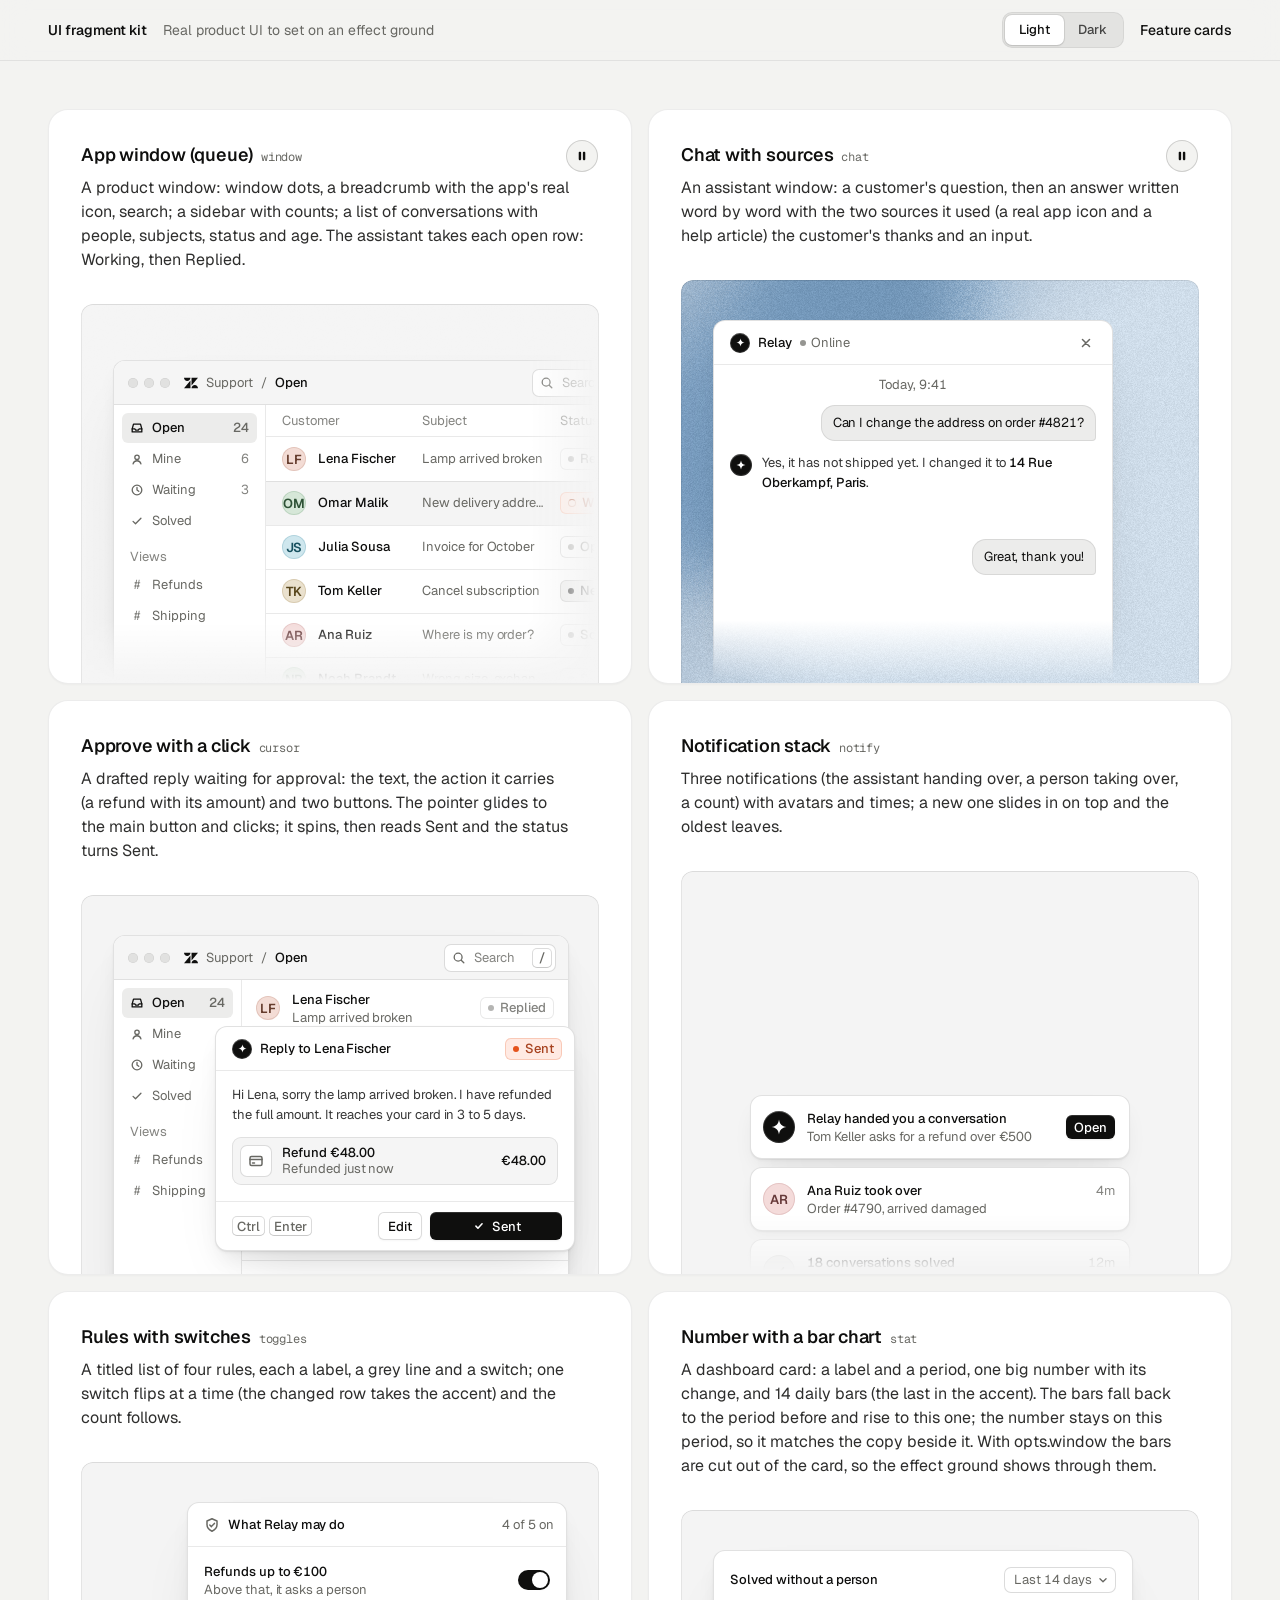
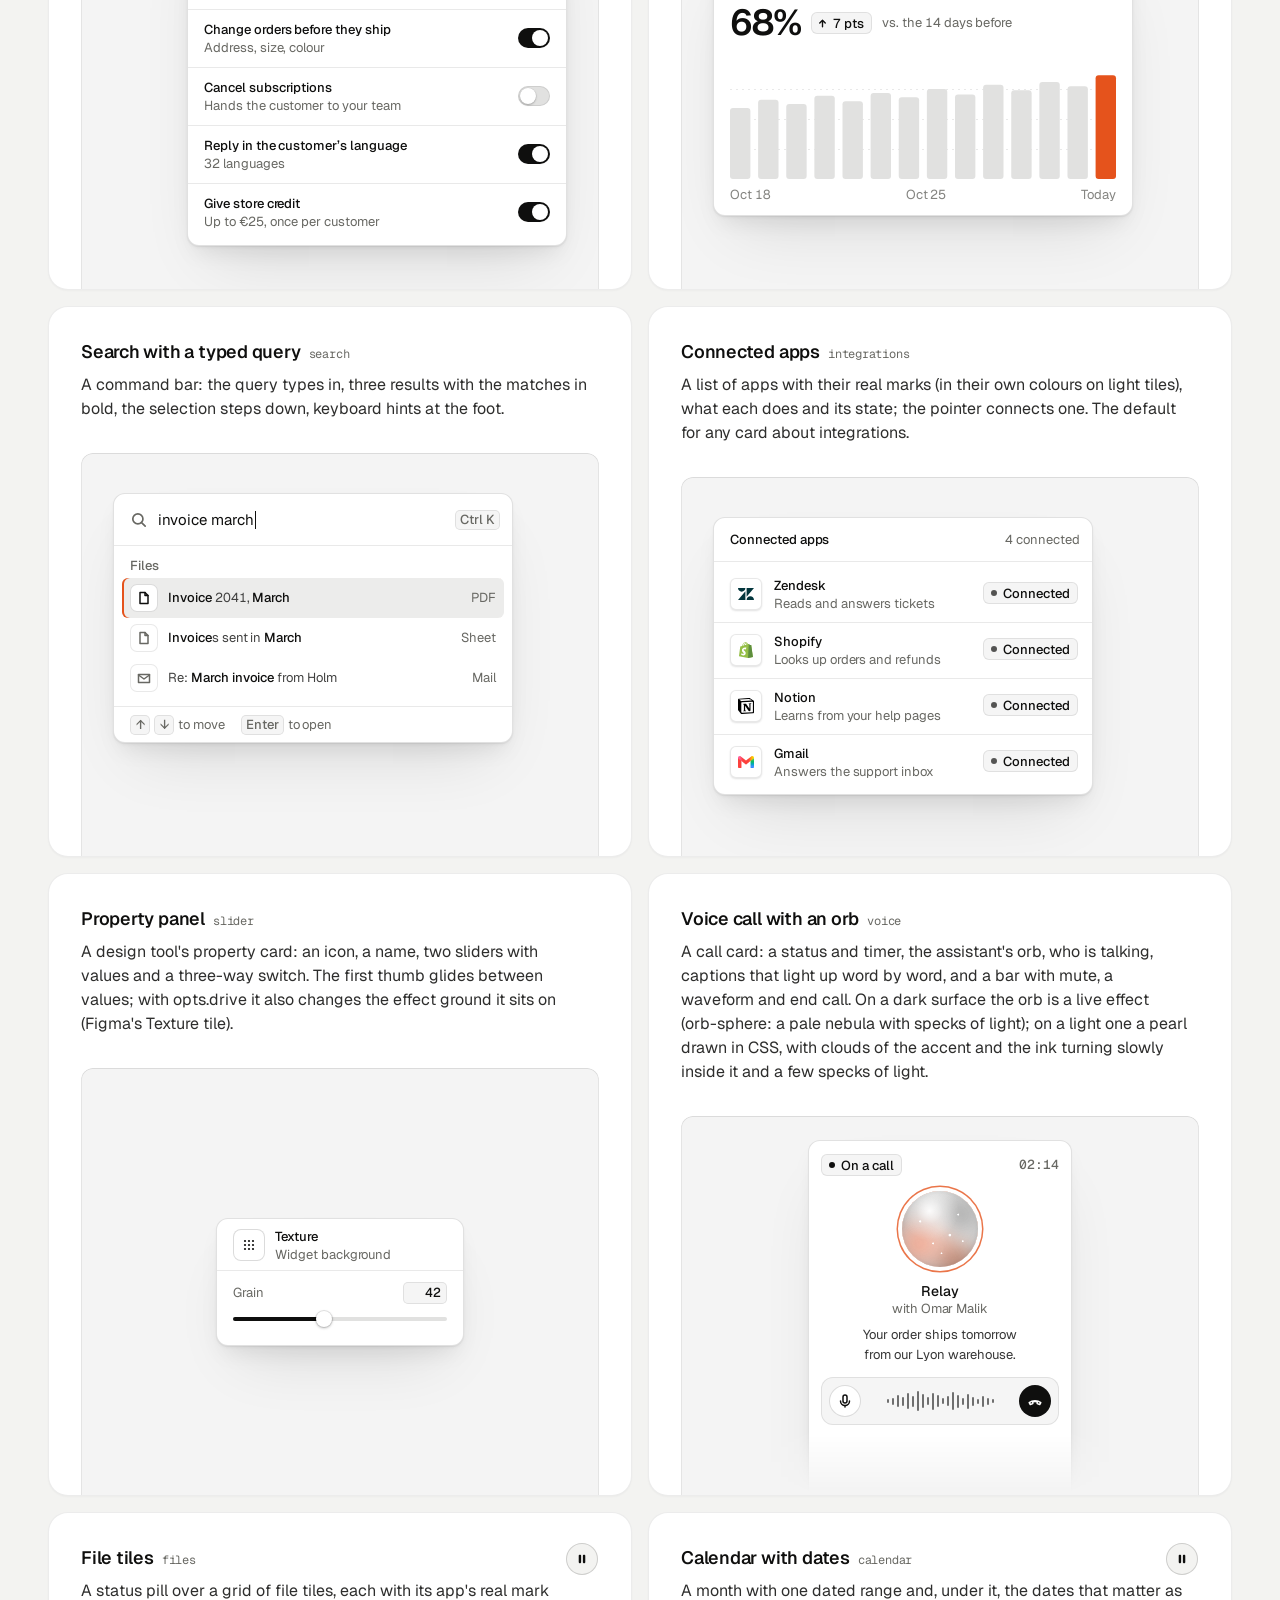
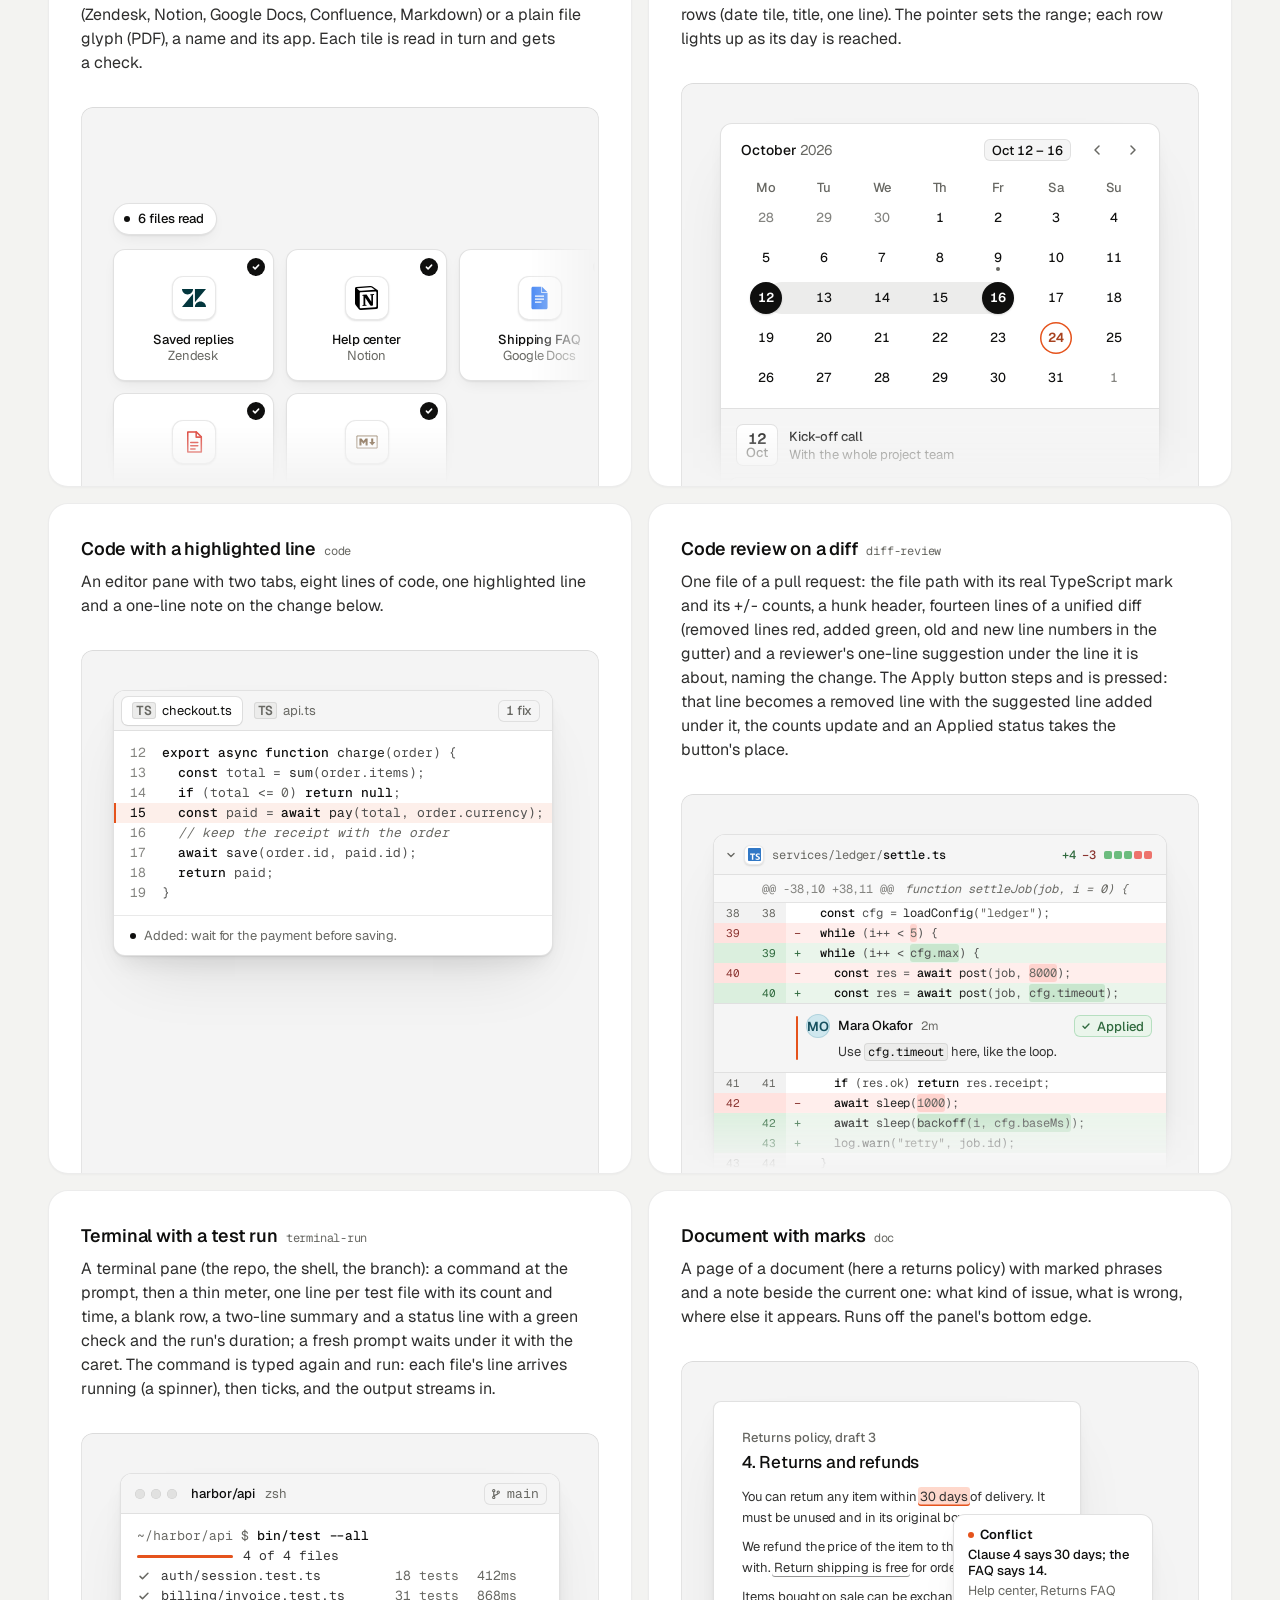
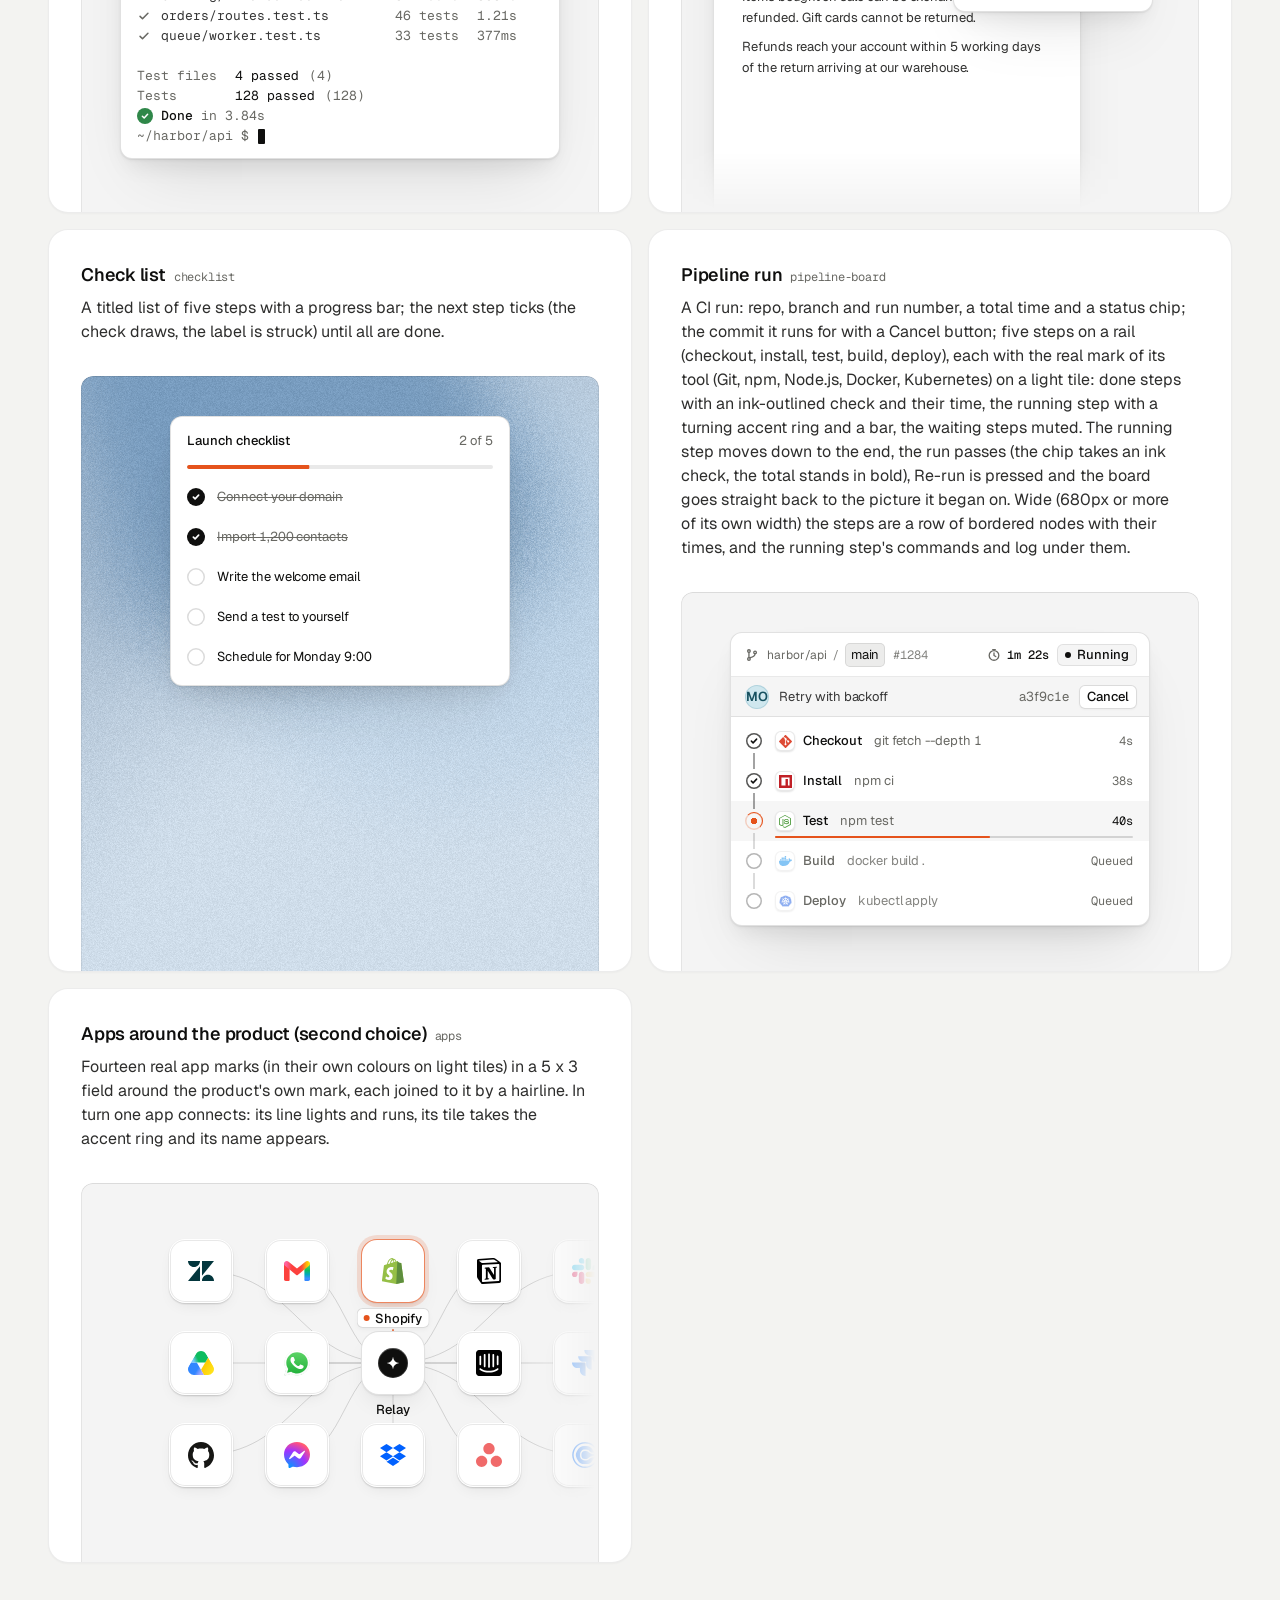
<file: .claude/skills/taste-skill/assets/ui/index.html>
<!doctype html>
<html lang="en" data-theme="light">
<head>
<script>window.__tpGlMax = 16;   /* a gallery shows many live effects at once; a page of a site keeps the default 4 (fx.js) */</script>
<meta charset="utf-8">
<meta name="viewport" content="width=device-width, initial-scale=1">
<title>UI fragment kit</title>
<meta name="description" content="Nineteen pieces of real product UI from the taste-skill kit, each on an effect ground in a feature card.">
<link rel="preconnect" href="https://fonts.googleapis.com">
<link rel="preconnect" href="https://fonts.gstatic.com" crossorigin>
<link href="https://fonts.googleapis.com/css2?family=Geist:wght@300..700&family=Geist+Mono:wght@400;500&display=swap" rel="stylesheet">
<link rel="stylesheet" href="base.css">
<link rel="stylesheet" href="cards.css">
<style>
  :root { --font-text: "Geist", system-ui, sans-serif; --font-display: "Geist", system-ui, sans-serif; --font-mono: "Geist Mono", ui-monospace, monospace; }
  [data-theme="light"] { --bg: #f3f3f1; --card: #ffffff; --ink: #0f0f0e; --muted: #686863; --accent: #e5531c; --accent-ink: #ffffff; --g-bg: #e9e8e4; --g-surface: #f6f5f2; --frag: #ffffff; --warm: #c9a679; }
  [data-theme="dark"] { --bg: #070708; --card: #151517; --ink: #f2f2ef; --muted: #8f9094; --accent: #ff7a3c; --accent-ink: #120c08; --g-bg: #0e0e10; --g-surface: #1b1c1f; --frag: #1c1d20; --warm: #9c9689; }
  * { box-sizing: border-box; }
  html, body { margin: 0; }
  body { font-family: var(--font-text); background: var(--bg); color: var(--ink); -webkit-font-smoothing: antialiased; }
  .panel { --fx-bg: var(--g-bg); --fx-surface: var(--g-surface); --fx-ink: var(--ink); --fx-muted: var(--muted); --fx-accent: var(--hue, var(--warm)); --fx-accent-ink: var(--accent-ink); --calm: var(--g-bg); --p-h: 380px; }
  .top { position: sticky; top: 0; z-index: 20; background: color-mix(in oklab, var(--bg) 86%, transparent); backdrop-filter: blur(14px); -webkit-backdrop-filter: blur(14px); border-bottom: 1px solid color-mix(in oklab, var(--ink) 8%, transparent); }
  .top__in { max-width: 1232px; margin: 0 auto; padding: 0 24px; height: 60px; display: flex; align-items: center; gap: 16px; font-size: 14px; line-height: 20px; }
  .top__in strong { font-weight: 560; }
  .top__in > span { color: var(--muted); }
  .sp { flex: 1; }
  .seg { display: inline-flex; padding: 3px; border-radius: 10px; background: color-mix(in oklab, var(--ink) 6%, var(--bg)); box-shadow: inset 0 0 0 1px color-mix(in oklab, var(--ink) 6%, transparent); }
  .seg button { font: inherit; font-size: 13px; font-weight: 500; border: 0; background: none; color: color-mix(in oklab, var(--ink) 72%, var(--bg)); height: 30px; padding: 0 14px; border-radius: 7px; cursor: pointer; }
  .seg button[aria-pressed="true"] { background: var(--card); color: var(--ink); box-shadow: 0 0 0 1px color-mix(in oklab, var(--ink) 8%, transparent), 0 1px 2px rgb(0 0 0 / .1); }
  .top__in a { color: var(--ink); text-decoration: none; font-weight: 500; }
  main { max-width: 1232px; margin: 0 auto; padding: 48px 24px 96px; }
  .grid { display: grid; grid-template-columns: repeat(2, minmax(0, 1fr)); gap: 16px; }
  .card > h3 code { font: 400 12px/16px var(--font-mono); color: var(--muted); margin-left: 8px; }
  @media (max-width: 860px) { .grid { grid-template-columns: minmax(0, 1fr); } }
  @media (max-width: 600px) { main { padding: 24px 16px 64px; } .top__in { padding: 0 16px; } .top__in > span { display: none; } .panel { --p-h: 340px; } }
</style>
</head>
<body>
<header class="top">
  <div class="top__in">
    <strong>UI fragment kit</strong><span>Real product UI to set on an effect ground</span>
    <span class="sp"></span>
    <div class="seg" role="group" aria-label="Theme"><button type="button" data-mode="light" aria-pressed="true">Light</button><button type="button" data-mode="dark" aria-pressed="false">Dark</button></div>
    <a href="cards.html">Feature cards</a>
  </div>
</header>
<main><div class="grid" id="grid"></div></main>

<script type="module">
  import fx from '../effects/fx.js';
  import ui from './ui.js';
  const index = await fetch('index.json').then(r => r.json());
  // where each one sits, as its meta.json says: anchored at a corner or rising from the bottom and cut by
  // the panel's edge, or whole with 24px or more of ground round it; a fade only where an edge cuts it.
  // Only the compact slider sits in the calm middle (Figma's Texture tile); the cursor dialog is shown
  // where it belongs, over the lower-right edge of a window. [class, fade, style, opts]
  const PLACE = {
    window: ['at-corner', 'stage--fade-br', '--ay:56px'],
    chat: ['at-rise to-edge', 'stage--fade-b'],
    cursor: ['at-over', '', '--bx:24px;--by:24px'],
    notify: ['at-rise fit', 'stage--fade-b', '--ay:calc(100% - 180px);--ay-sm:calc(100% - 180px);--fit-max:380px'],
    toggles: ['at-right', ''],
    stat: ['at-corner', ''],
    search: ['at-corner', ''],
    integrations: ['at-corner', ''],
    slider: ['at-center', '', '', '{"compact":true,"drive":{"param":"grain","min":0.15,"max":0.95}}'],
    voice: ['at-rise to-edge fit', 'stage--fade-b', '--ax:max(24px, 50% - 132px);--ay:24px;--fit-max:264px'],
    files: ['at-corner wide', 'stage--fade-br', '--w:680px;--ay:96px'],
    calendar: ['at-rise fit', 'stage--fade-b', '--fit-max:440px'],
    code: ['at-corner', ''],
    'diff-review': ['at-corner fit', 'stage--fade-b', '--fit-max:480px'],
    'terminal-run': ['at-rise fit', '', '--fit-max:440px'],
    'pipeline-board': ['at-rise fit', '', '--fit-max:420px'],
    doc: ['at-corner to-edge', 'stage--fade-b'],
    checklist: ['at-rise fit', '', '--fit-max:340px'],
    apps: ['at-corner wide', 'stage--fade-br', '--w:560px;--ay:48px'],
  };
  // grounds behind UI are soft lit fields (never a line or dot pattern), on both themes: the bright
  // picture behind dark UI on the dark page, a clear step darker than white UI on the light page
  // the painting stays abstract (a mist over warm sand, level, fully soft) and shows once on the page
  const PAINT = ['painterly-landscape', { blur: 1, brush: 0.35, slope: 0, hillY: 0.3, horizon: 0.62, calm: 0.2, calmX: 0.6, calmY: 0.8, drift: 0, side: 1 }, '{"bg":"#a3b0b6","accent":"#c49a6c"}'];
  const GRAIN = ['grain-gradient', { speed: 0, grainMotion: 0, calm: 0.2, calmX: 0.5, calmY: 0.6, tint: 0.6, contrast: 0.6 }, '{"bg":"#d9ccb7","surface":"#e9e0d2","ink":"#2a2622","muted":"#6f675c","accent":"#a8794a"}'];
  const SKY = [GRAIN[0], GRAIN[1], '{"bg":"#c6d3df","surface":"#d6e0e9","ink":"#25303a","muted":"#5d6873","accent":"#3f6a92"}'];
  const SAGE = [GRAIN[0], GRAIN[1], '{"bg":"#cdd6c6","surface":"#dce3d6","ink":"#262d24","muted":"#5f6a5a","accent":"#6c8e63"}'];
  const GROUND = (m, i) => (m.name === 'slider' ? GRAIN : i === 0 ? PAINT : [GRAIN, SKY, SAGE][i % 3]);
  const q = new URLSearchParams(location.search);
  const grid = document.getElementById('grid');
  grid.innerHTML = index.fragments.map((m, i) => {
    const [at, fade, extra = '', opts = ''] = PLACE[m.name] || ['at-corner', 'stage--fade-br'];
    const [id, params, pal] = GROUND(m, i);
    const w = at === 'at-center' ? '' : ` style="--ax:32px;--ay:40px;${extra}"`;
    const o = opts ? ` data-ui-opts='${opts}'` : '';
    // the cursor is a dialog over a window's edge: the window under it holds still
    const under = m.name === 'cursor' ? `<div class="at-corner" style="--ax:32px;--ay:40px" data-ui-load="window" data-ui-opts='{"compact":true}' data-ui-still></div>` : '';
    return `<article class="card card--row"><h3>${m.title}<code>${m.name}</code></h3><p>${m.shows}</p>
      <div class="panel" data-fx="${id}" data-fx-seed="${(i + 1) * 17}" data-fx-params='${JSON.stringify(params)}' data-fx-palette='${pal}' style="--calm-k:0%">
        <div class="stage ${fade}">${under}<div class="${at}"${w}${o} data-ui-load="${m.name}"></div></div></div></article>`;
  }).join('');
  function setMode(mode) {
    document.documentElement.dataset.theme = mode;
    document.querySelectorAll('.seg button').forEach(b => b.setAttribute('aria-pressed', String(b.dataset.mode === mode)));
  }
  setMode(q.get('mode') === 'dark' ? 'dark' : 'light');
  if (q.has('t')) fx.setClock(+q.get('t'));
  // each ground is drawn once near the screen and kept as a picture (its WebGL context freed), so nineteen
  // panels need one or two contexts, not nineteen
  await Promise.all([ui.loadAll(grid), ui.grounds(grid, fx)]);
  document.documentElement.dataset.ready = '1';
  document.querySelectorAll('.seg button').forEach(b => b.addEventListener('click', async () => {
    setMode(b.dataset.mode);
    for (const el of grid.querySelectorAll('[data-ui]')) el.__ui?.repaint?.();
    await ui.grounds(grid, fx);
  }));
</script>
</body>
</html>
</file>
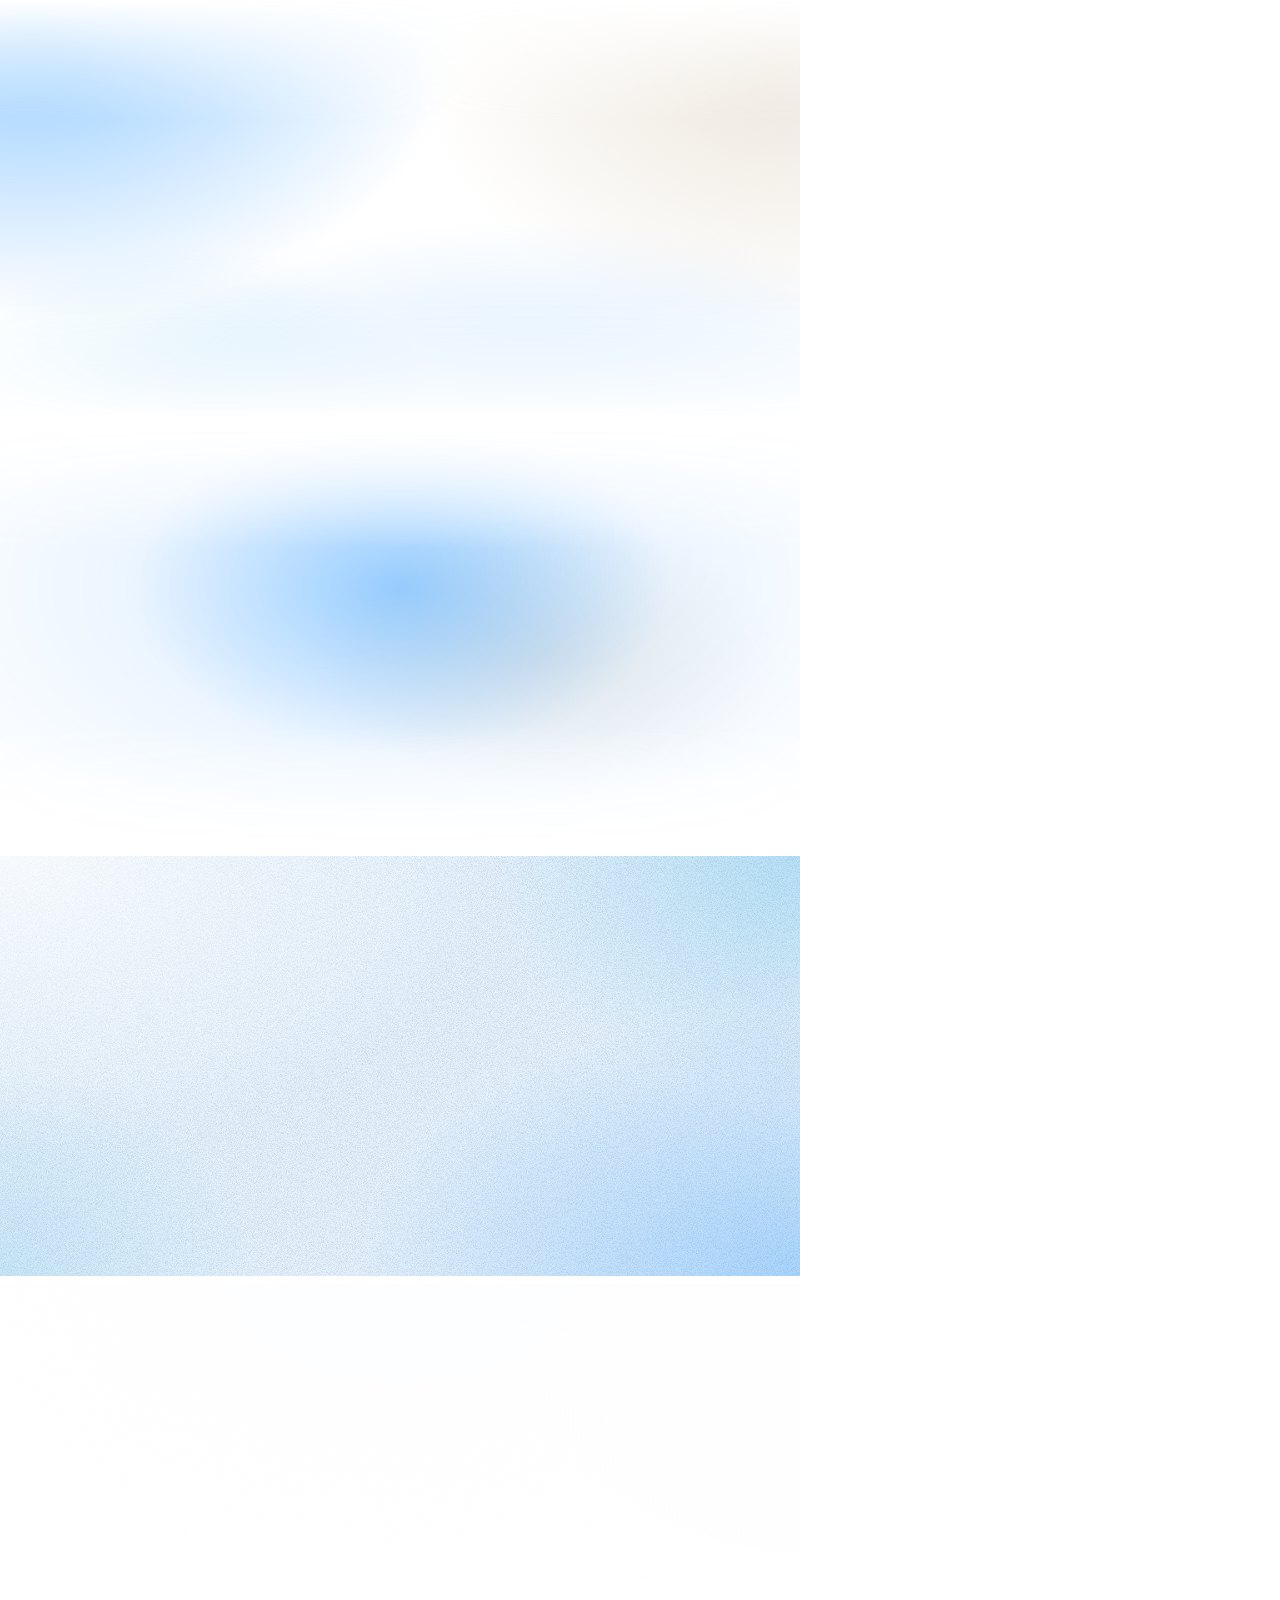
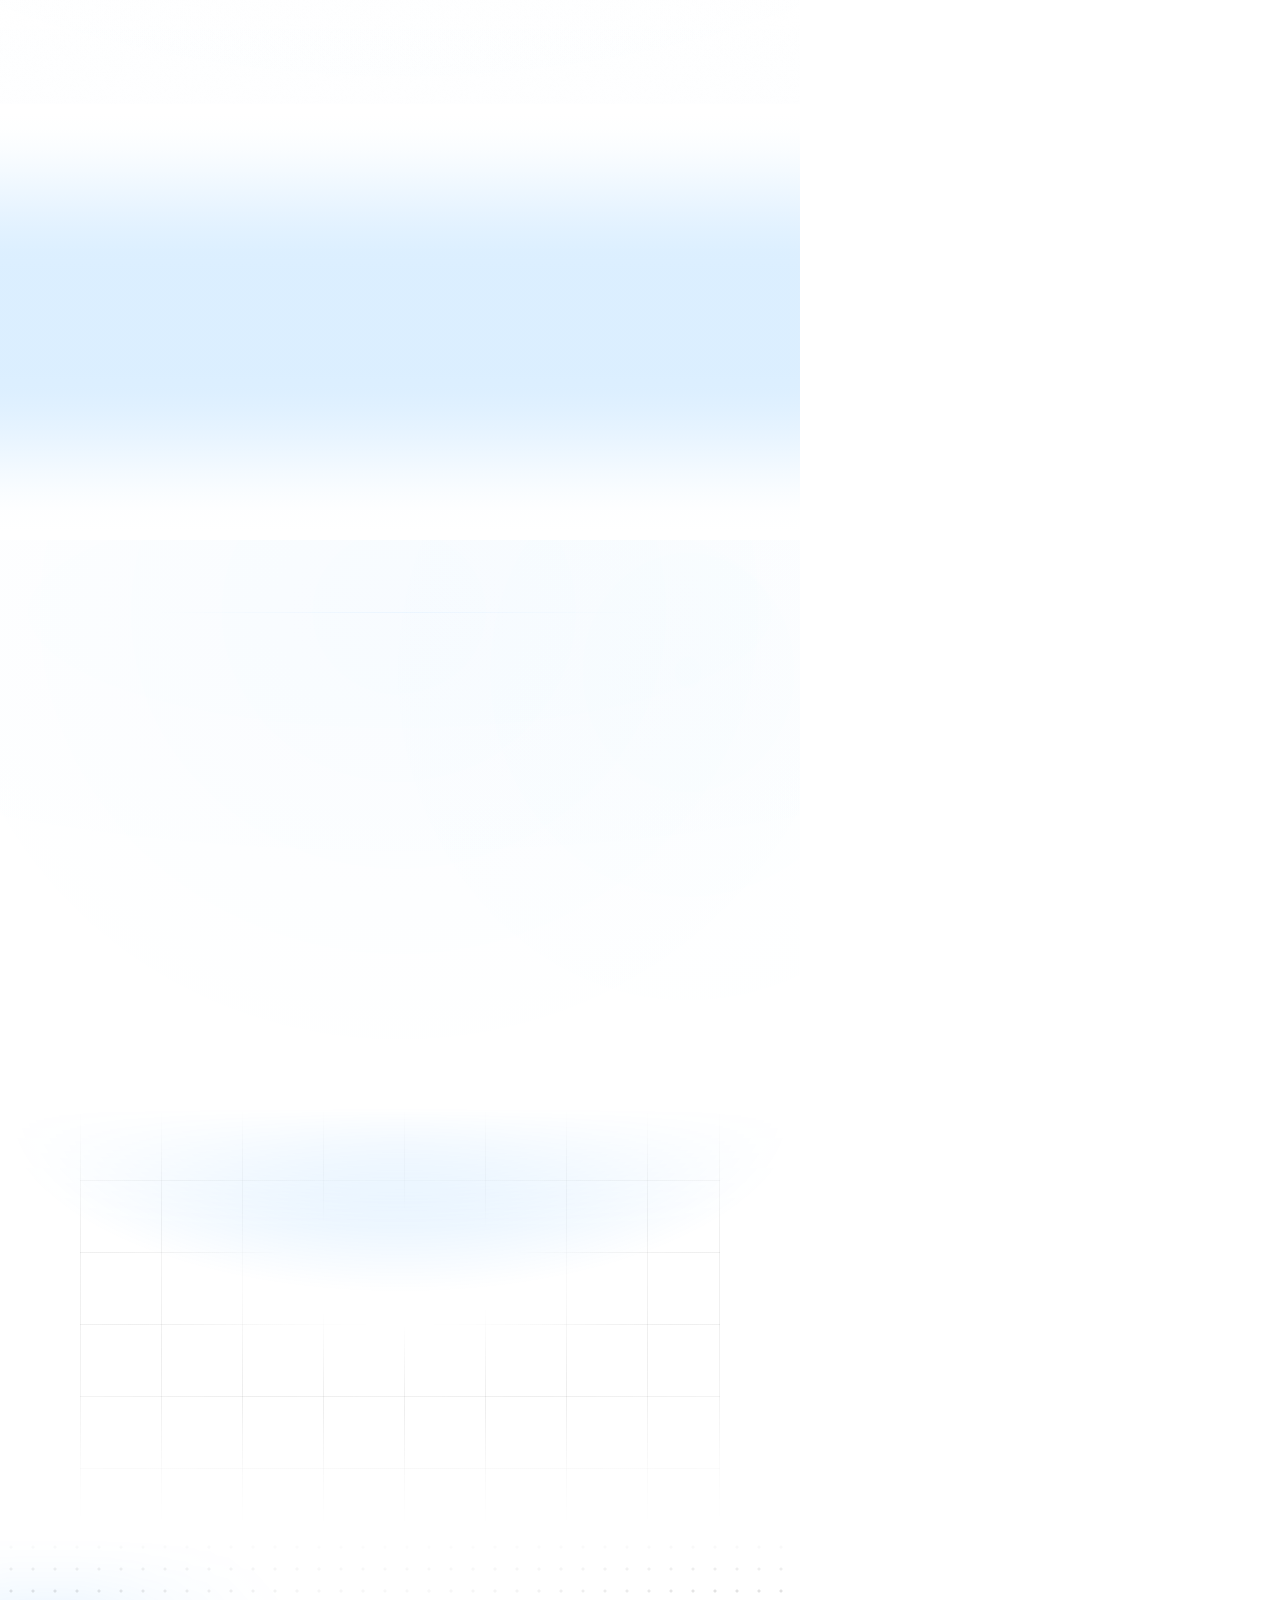
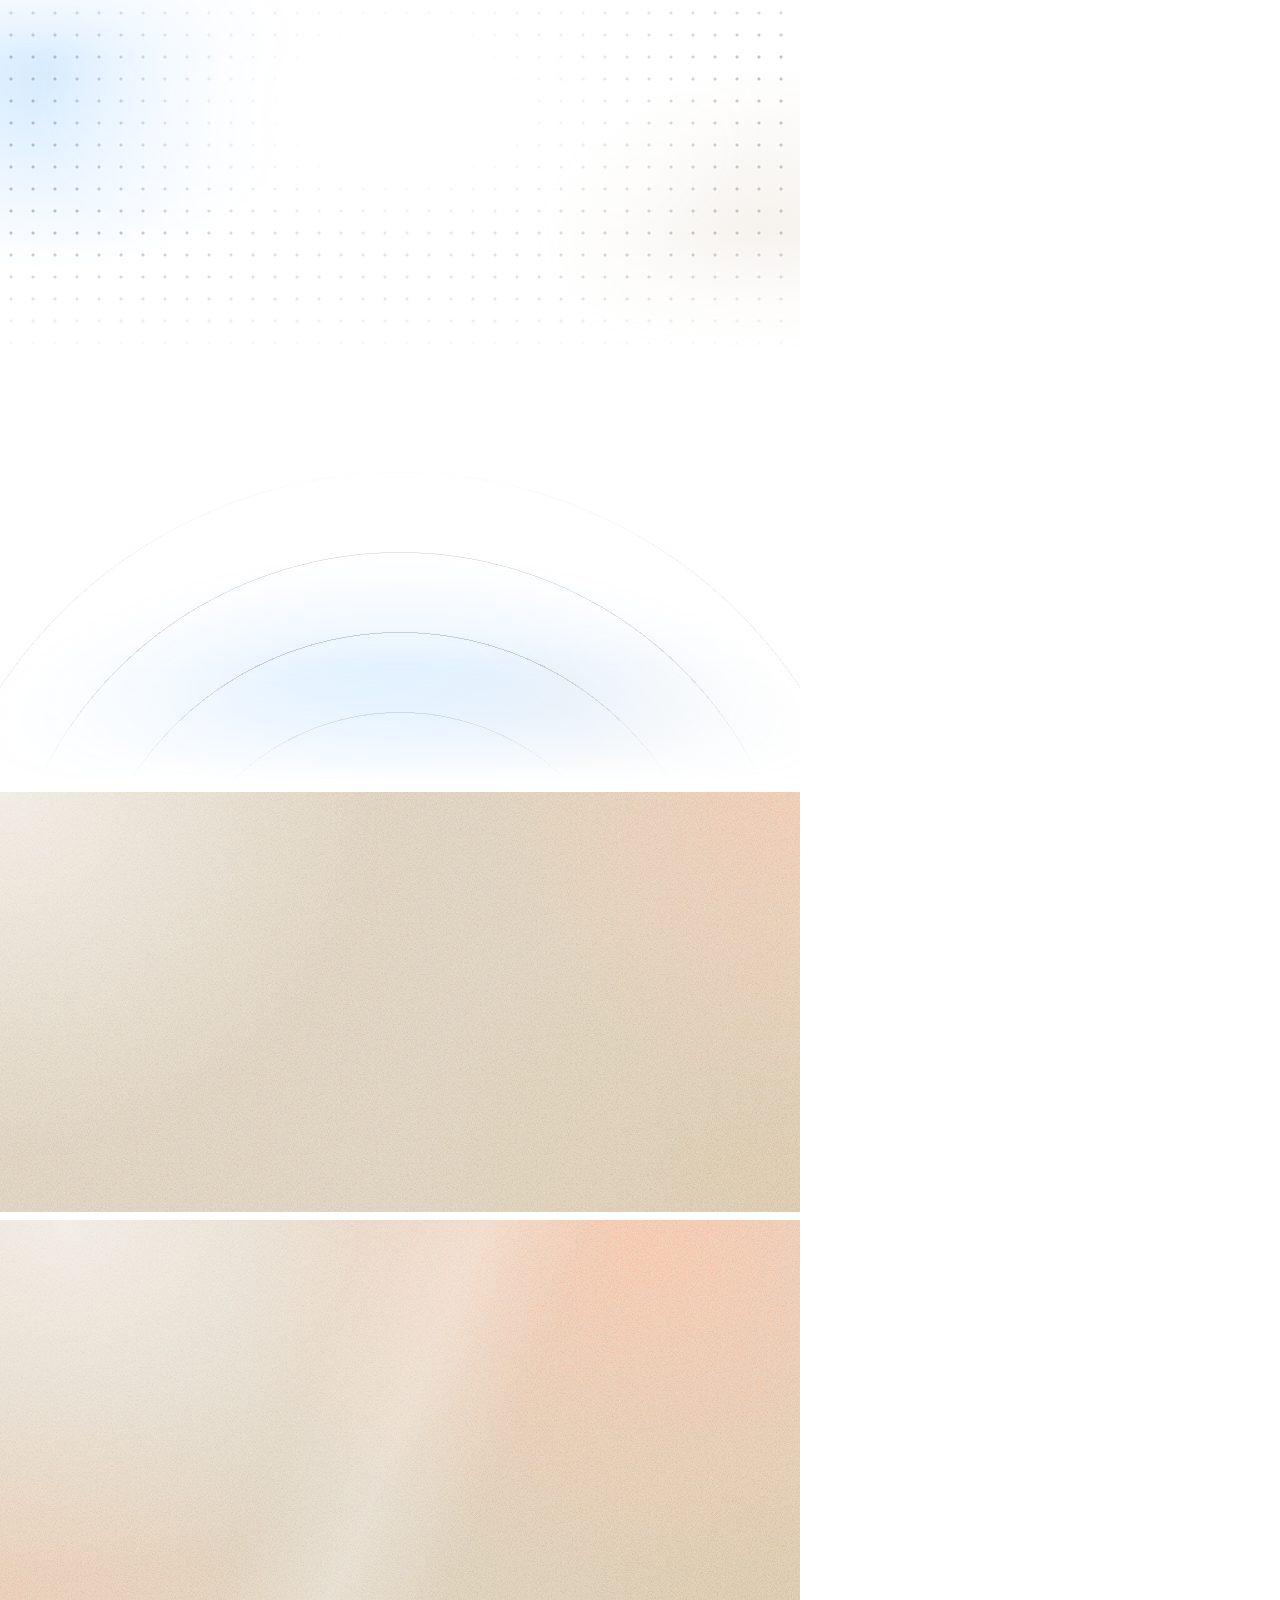
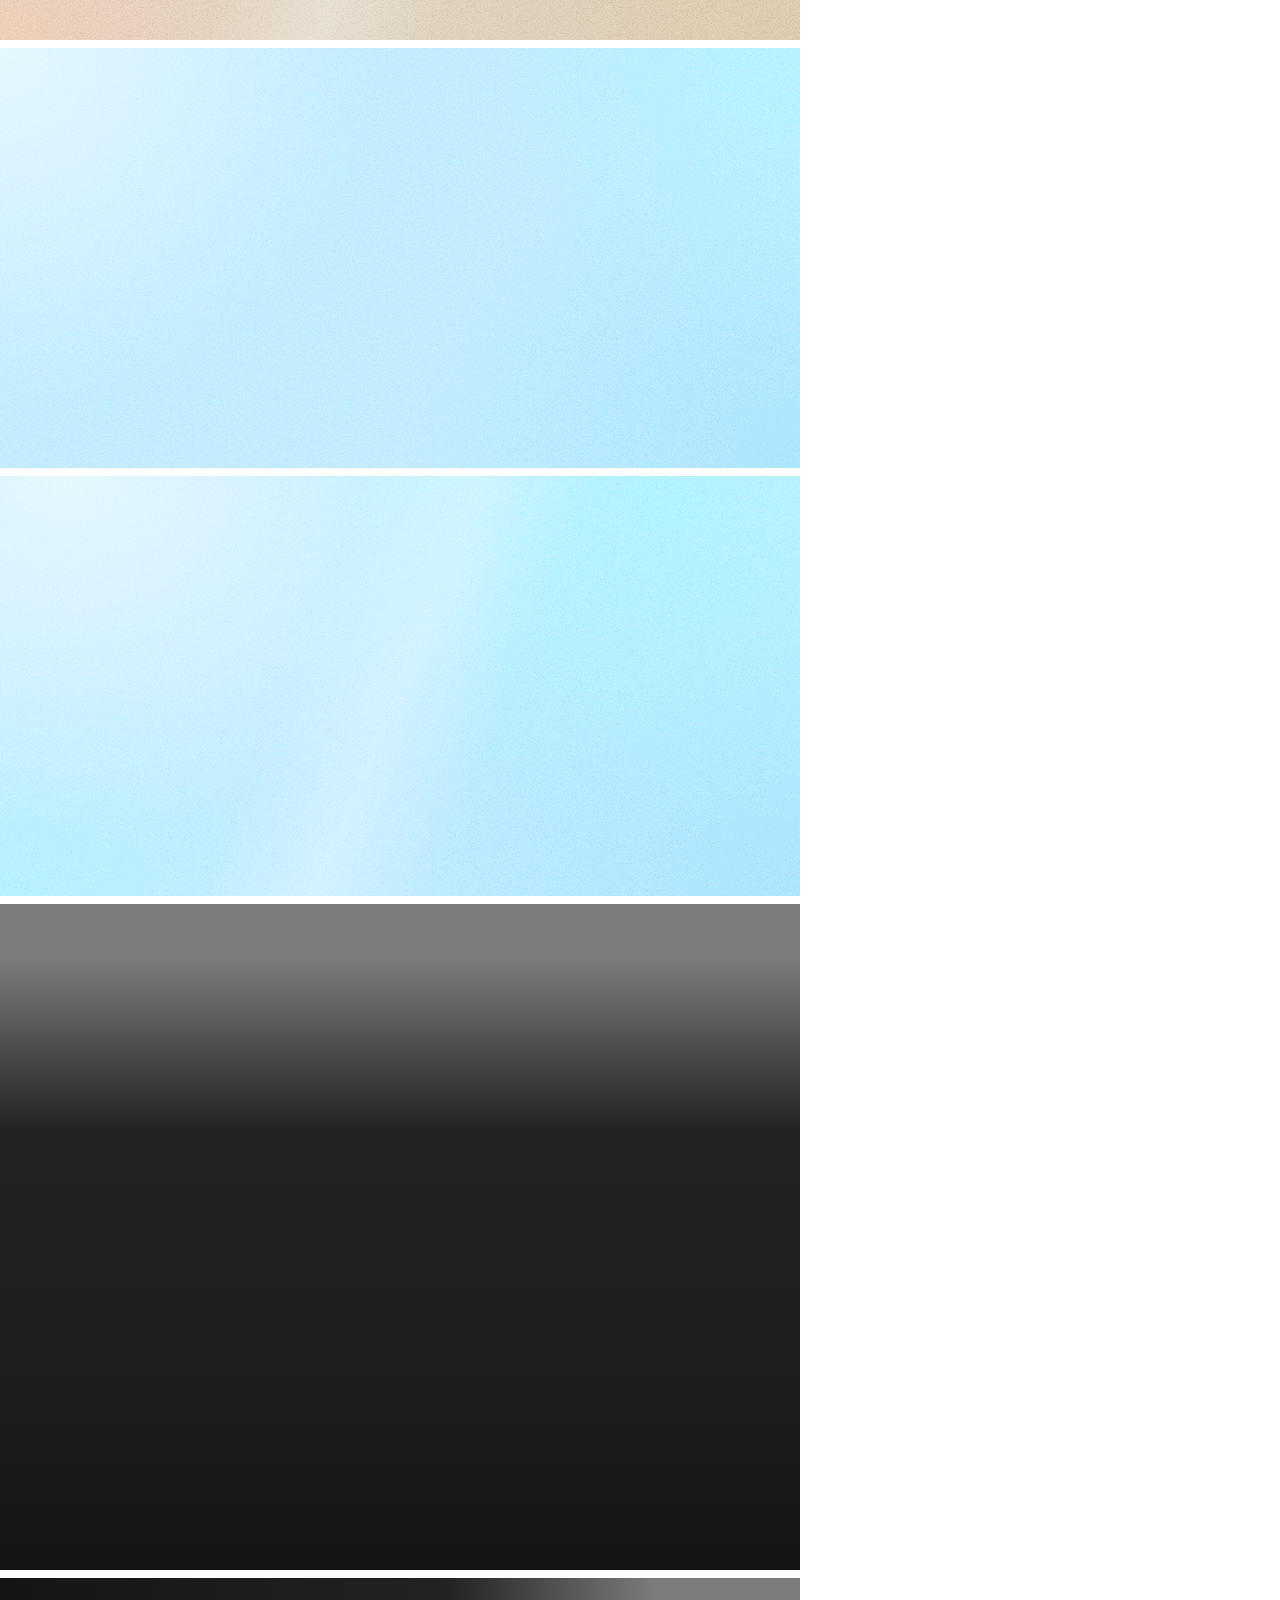
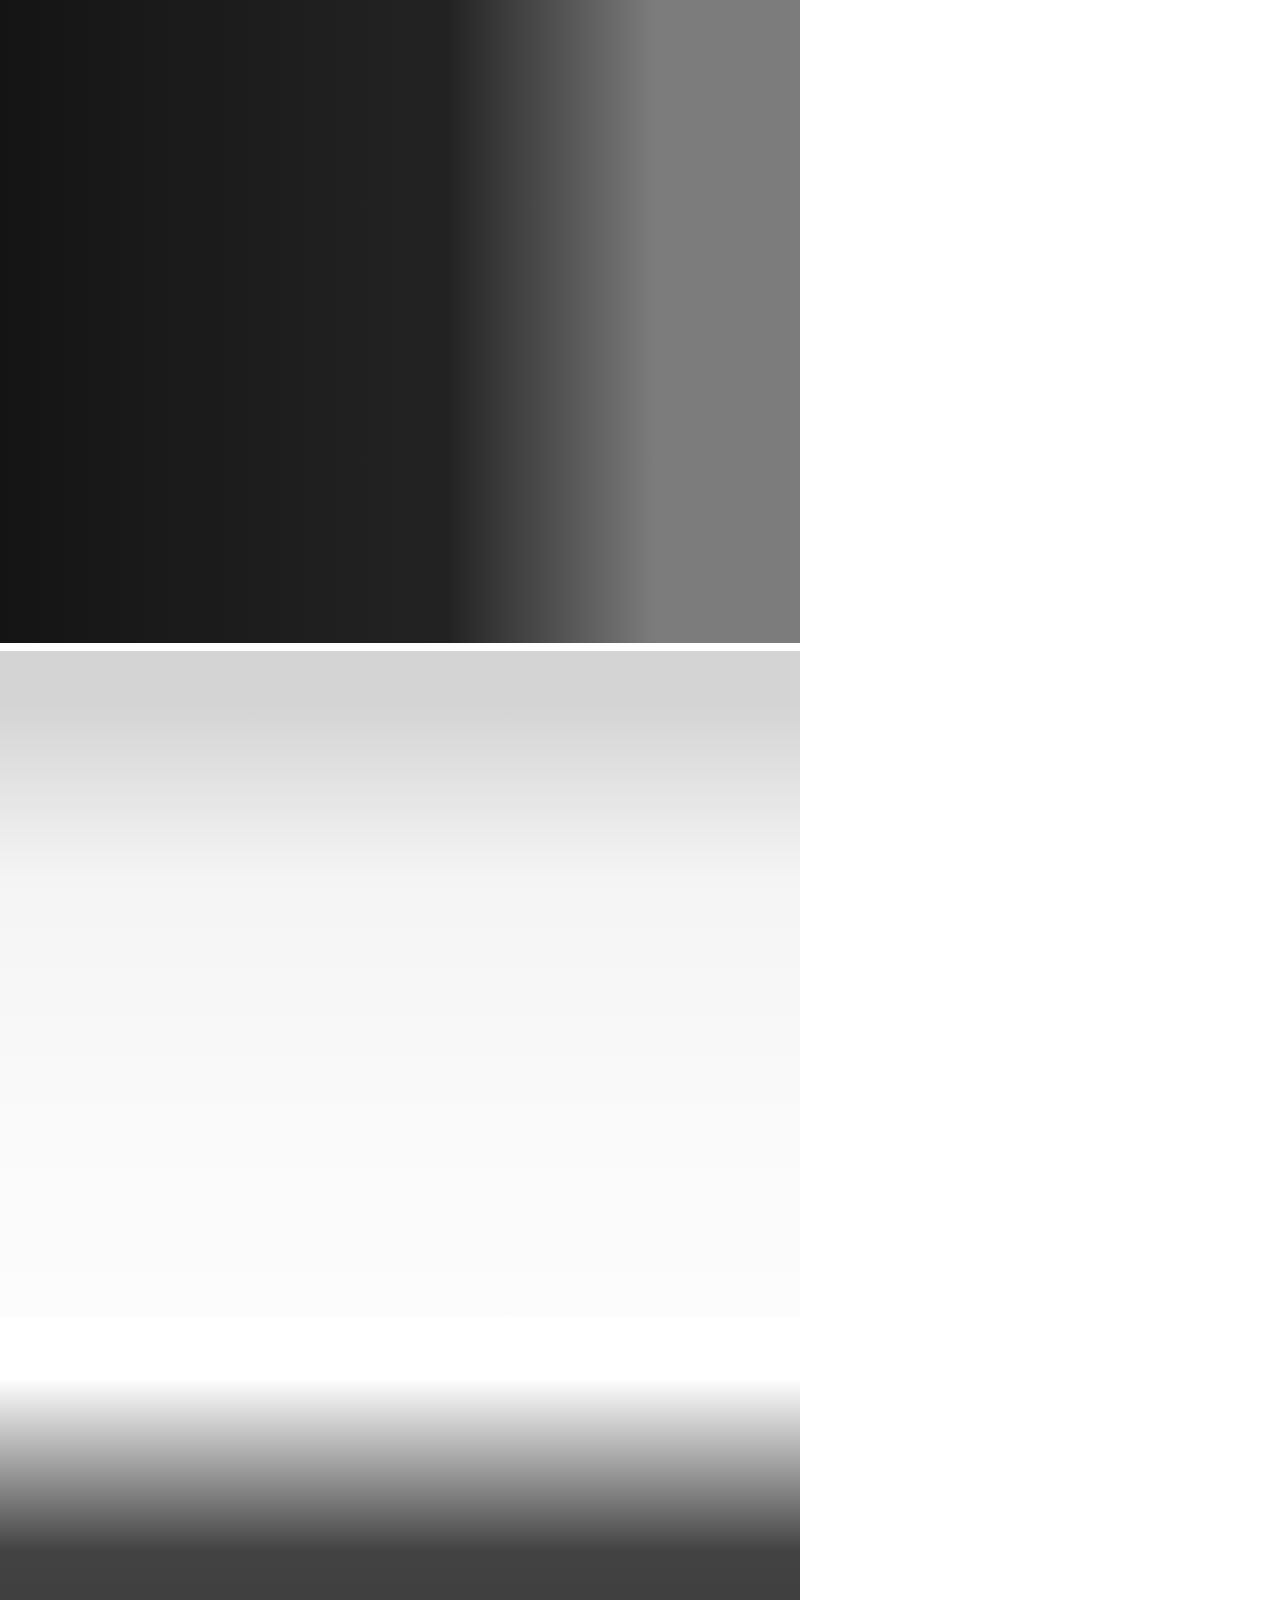
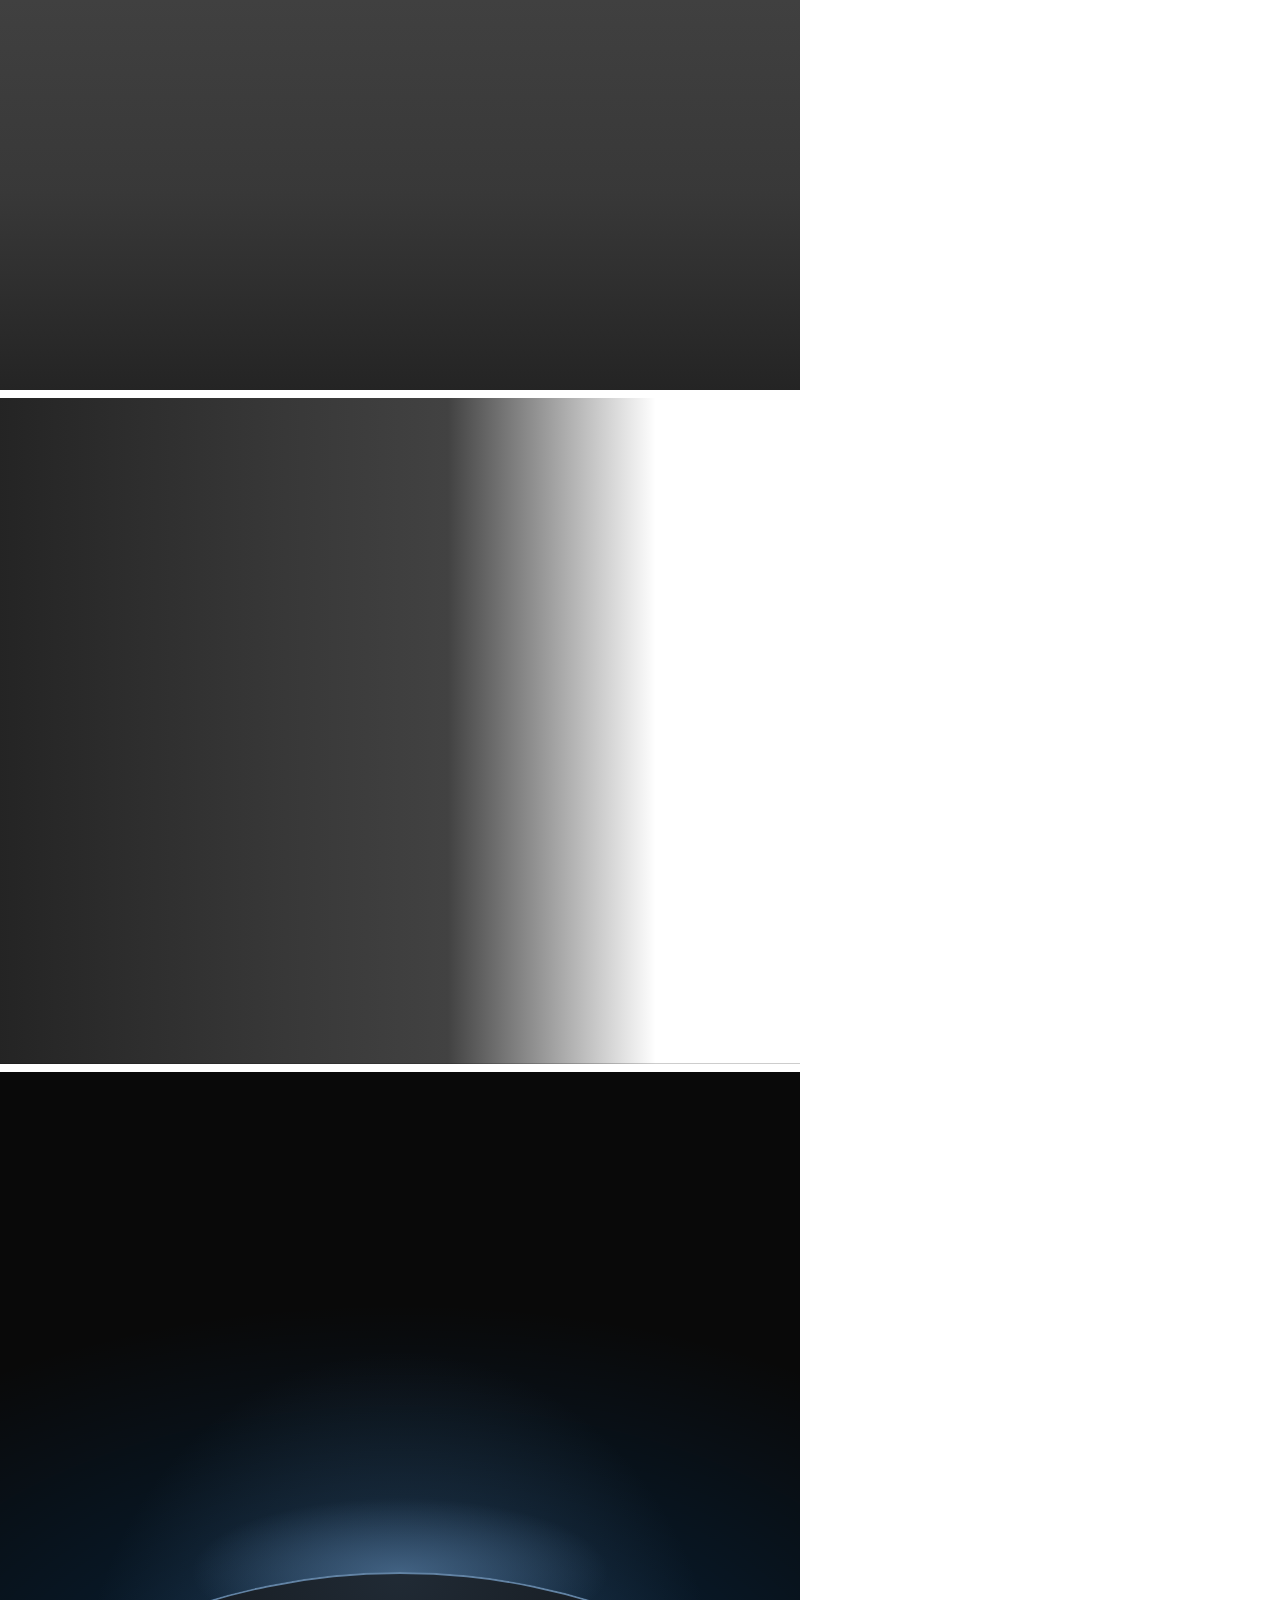
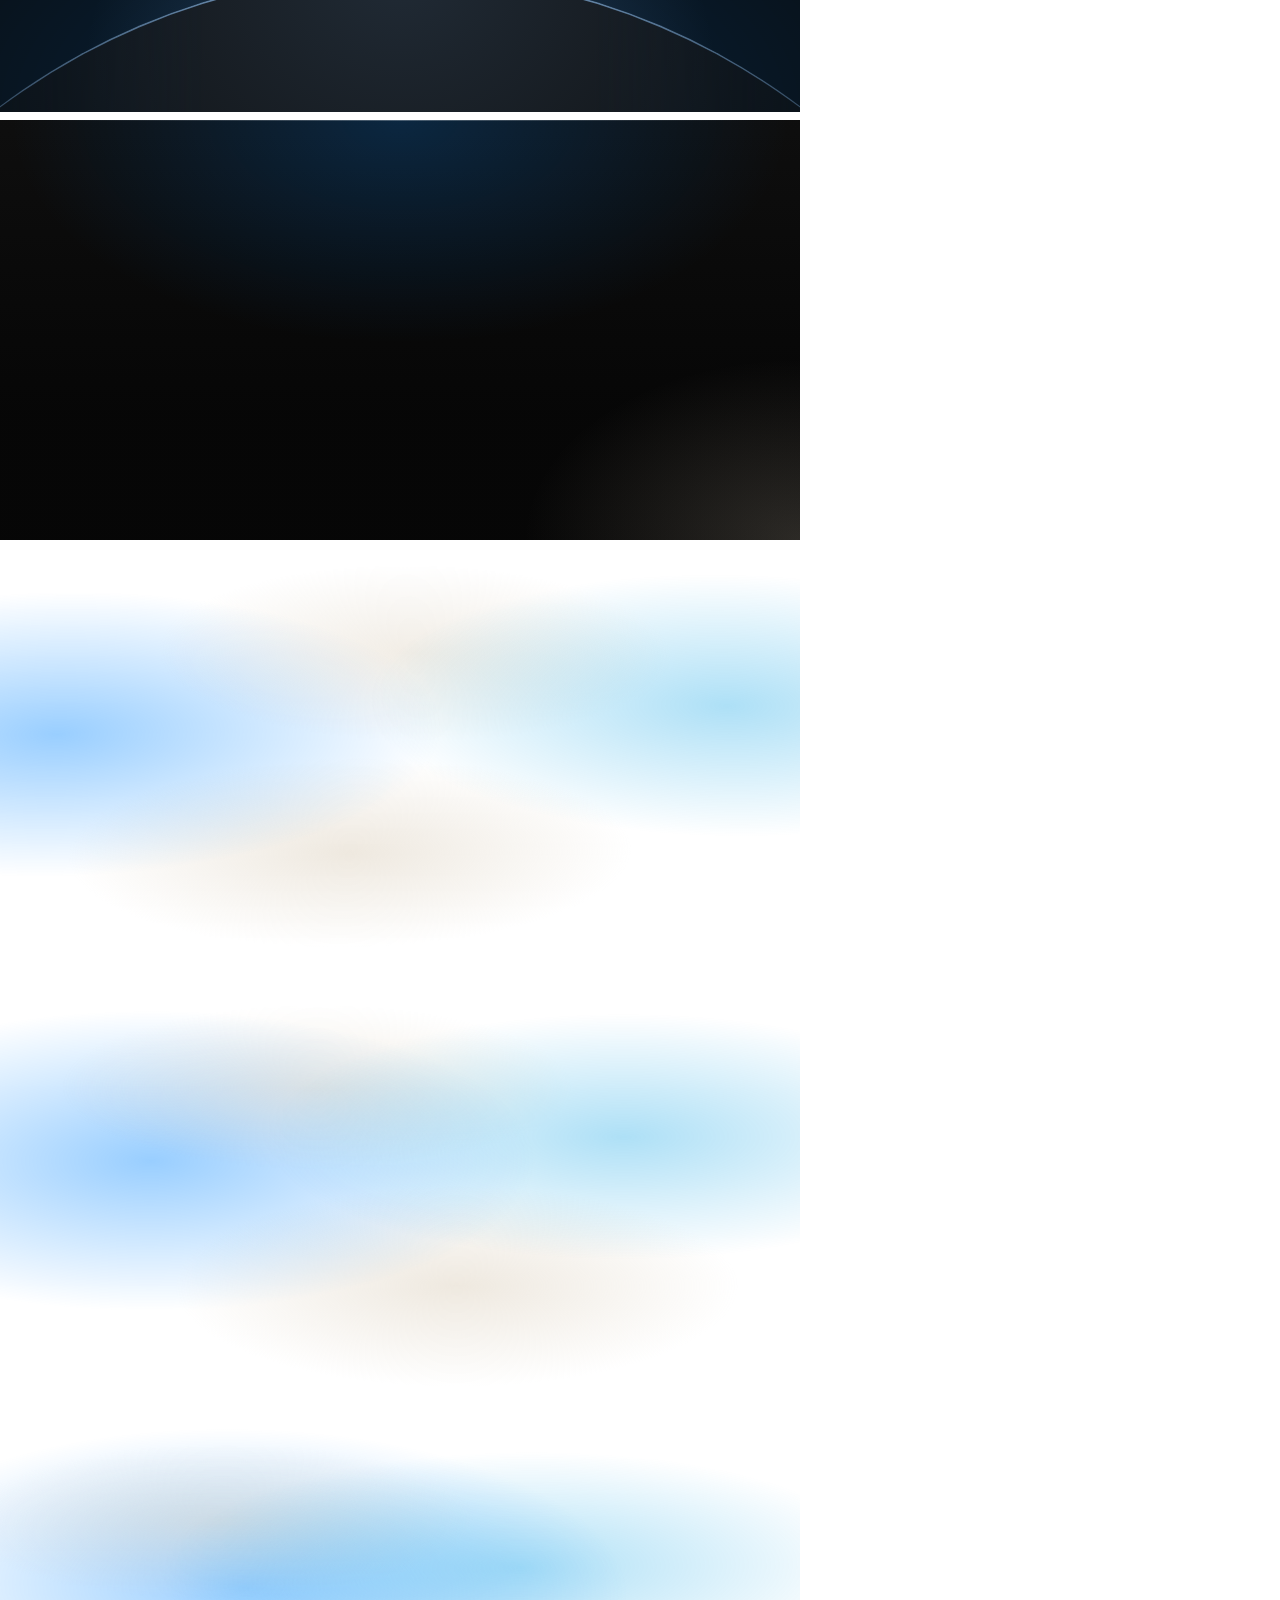
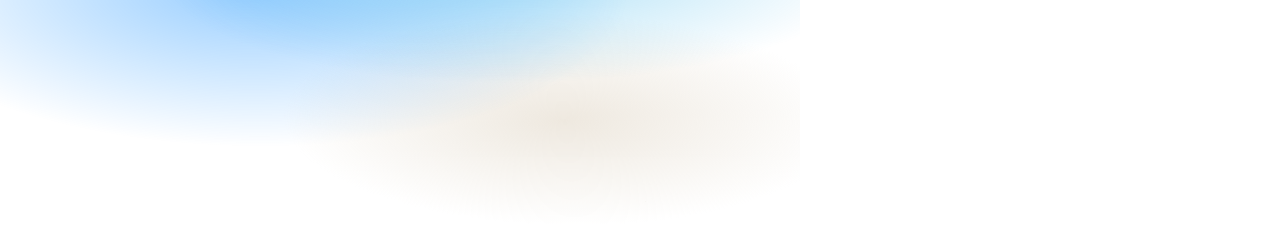
<file: .claude/skills/taste-skill/assets/backgrounds/check.html>
<!doctype html>
<html lang="en" data-ground="sand">
<head>
<meta charset="utf-8">
<title>Backgrounds contrast check</title>
<!-- Every ground in a 800px box, for check.mjs: it sets a palette, screenshots the boxes and measures
     the ink and muted contrast on every pixel of each ground's text zone (index.json). The photograph
     grounds sit on a flat grey picture: #7c7c7c for the dark scrim, #d4d4d4 for the light one; and the worst case of the dark scrim: a white
     picture (white words on it). The light scrim is for pale photographs only. -->
<link rel="stylesheet" href="../system.css">
<link rel="stylesheet" href="backgrounds.css">
<style>body { margin: 0; width: 800px; } .box { width: 800px; margin: 0 0 8px; padding: 24px; font-size: 20px; } .pi, .pm { visibility: hidden; } .pi { color: var(--ink); } .pm { color: var(--muted); }  /* the liquid blobs held at the start, the middle and the end of their drift (the keyframes in backgrounds.css), so the text zone is measured where they stand under it */
  .at-start::before { animation: none; transform: translate3d(-7%, 0, 0) skewX(-7deg) scaleY(.94); } .at-start::after { animation: none; transform: translate3d(8%, 0, 0) skewX(6deg) scaleY(1.04); }
  .at-mid::before { animation: none; transform: translate3d(.5%, 0, 0) skewX(-.5deg) scaleY(.995); } .at-mid::after { animation: none; transform: translate3d(-.5%, 0, 0) scaleY(.98); }
  .at-end::before { animation: none; transform: translate3d(8%, 0, 0) skewX(6deg) scaleY(1.05); } .at-end::after { animation: none; transform: translate3d(-9%, 0, 0) skewX(-6deg) scaleY(.92); }
</style>
<script src="backgrounds.js" defer></script>
</head>
<body>
<div class="bg-mist box" data-g="mist" style="height:420px"><span class="pi">Ink</span> <span class="pm">Muted</span></div>
<div class="bg-halo box" data-g="halo" style="height:420px"><span class="pi">Ink</span> <span class="pm">Muted</span></div>
<div class="bg-grain box" data-g="grain" style="height:420px"><span class="pi">Ink</span> <span class="pm">Muted</span></div>
<div class="bg-paper box" data-g="paper" style="height:420px"><span class="pi">Ink</span> <span class="pm">Muted</span></div>
<div class="bg-dusk box" data-g="dusk" style="height:420px"><span class="pi">Ink</span> <span class="pm">Muted</span></div>
<div class="bg-topglow box" data-g="topglow" style="height:560px"><span class="pi">Ink</span> <span class="pm">Muted</span></div>
<div class="bg-ruled box" data-g="ruled" style="height:420px"><span class="pi">Ink</span> <span class="pm">Muted</span></div>
<div class="bg-dots box" data-g="dots" style="height:420px"><span class="pi">Ink</span> <span class="pm">Muted</span></div>
<div class="bg-arcs box" data-g="arcs" style="height:420px"><span class="pi">Ink</span> <span class="pm">Muted</span></div>
<div class="bg-band box" data-g="band" style="height:420px"><span class="pi">Ink</span> <span class="pm">Muted</span></div>
<div class="bg-field box" data-g="field" style="height:420px"><span class="pi">Ink</span> <span class="pm">Muted</span></div>
<div class="bg-band bg-tint box" data-g="band-tint" style="height:420px"><span class="pi">Ink</span> <span class="pm">Muted</span></div>
<div class="bg-field bg-tint box" data-g="field-tint" style="height:420px"><span class="pi">Ink</span> <span class="pm">Muted</span></div>
<div class="bg-photo box" data-g="photo" style="height:520px;--g-photo:linear-gradient(#7c7c7c,#7c7c7c)"><span class="pi">Ink</span> <span class="pm">Muted</span></div>
<div class="bg-photo bg-photo--left box" data-g="photo-left" style="height:520px;--g-photo:linear-gradient(#7c7c7c,#7c7c7c)"><span class="pi">Ink</span> <span class="pm">Muted</span></div>
<div class="bg-photo bg-photo--light box" data-g="photo-light" style="height:520px;--g-photo:linear-gradient(#d4d4d4,#d4d4d4)"><span class="pi">Ink</span> <span class="pm">Muted</span></div>
<div class="bg-photo box" data-g="photo-white" style="height:520px;--g-photo:linear-gradient(#fff,#fff)"><span class="pi">Ink</span> <span class="pm">Muted</span></div>
<div class="bg-photo bg-photo--left box" data-g="photo-left-white" style="height:520px;--g-photo:linear-gradient(#fff,#fff)"><span class="pi">Ink</span> <span class="pm">Muted</span></div>
<div class="bg-horizon box" data-g="horizon" style="height:640px"><span class="pi">Ink</span> <span class="pm">Muted</span></div>
<div class="bg-deep box" data-g="deep" style="height:420px"><span class="pi">Ink</span> <span class="pm">Muted</span></div>
<div class="bg-liquid box at-start" data-g="liquid" data-no-pause style="height:420px"><span class="pi">Ink</span> <span class="pm">Muted</span></div>
<div class="bg-liquid box at-mid" data-g="liquid-mid" data-no-pause style="height:420px"><span class="pi">Ink</span> <span class="pm">Muted</span></div>
<div class="bg-liquid box at-end" data-g="liquid-end" data-no-pause style="height:420px"><span class="pi">Ink</span> <span class="pm">Muted</span></div>

</body>
</html>
</file>
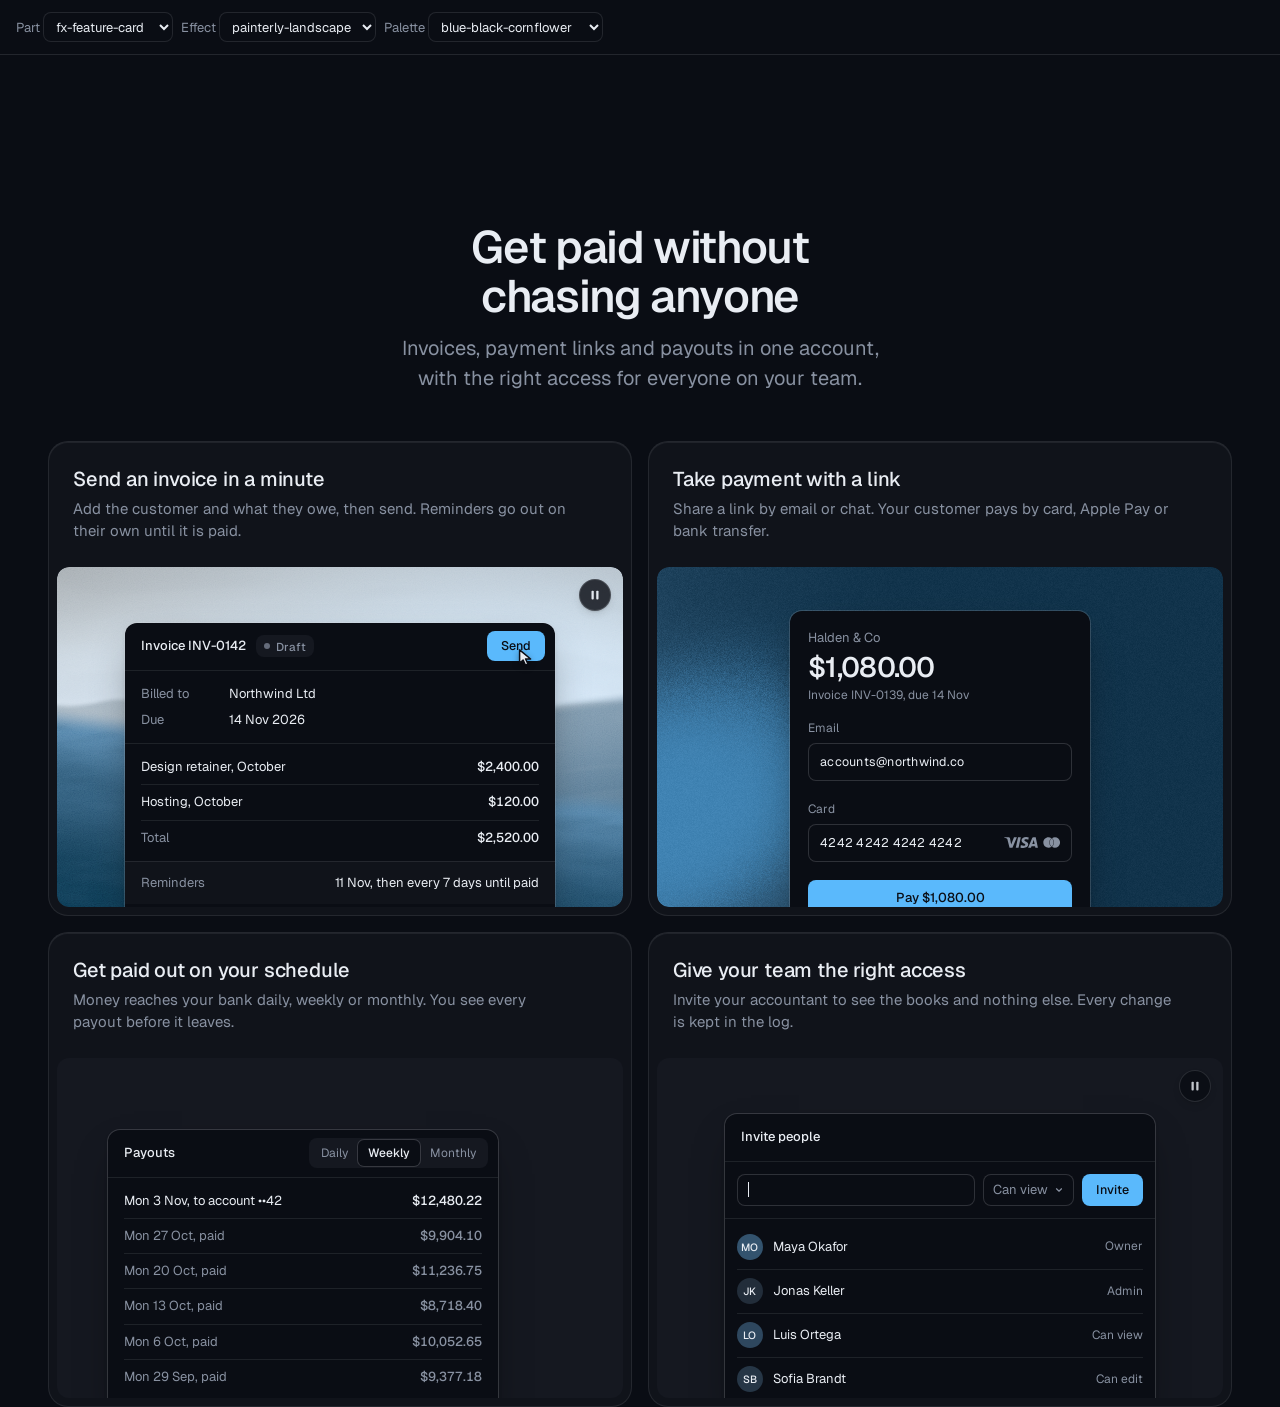
<file: .claude/skills/taste-skill/assets/components/_lab.html>
<!doctype html>
<html lang="en" data-radius="soft">
<head>
<script>window.__tpGlMax = 16;   /* a gallery shows many live effects at once; a page of a site keeps the default 4 (fx.js) */</script>
<meta charset="utf-8">
<meta name="viewport" content="width=device-width, initial-scale=1">
<title>Component lab</title>
<link rel="preconnect" href="https://fonts.googleapis.com">
<link rel="preconnect" href="https://fonts.gstatic.com" crossorigin>
<link href="https://fonts.googleapis.com/css2?family=Geist:wght@100..900&family=Geist+Mono:wght@400..600&display=swap" rel="stylesheet">
<link rel="stylesheet" href="../system.css">
<link rel="stylesheet" href="./base.css">
<style>
  /* one component on its own, with a chosen effect (or object) and palette:
     _lab.html?c=fx-chart&fx=ruled-grounds&palette=white-link-blue&w=640 */
  :root { --font-display: "Geist", system-ui, sans-serif; --font-text: "Geist", system-ui, sans-serif; --font-mono: "Geist Mono", ui-monospace, monospace; --display-weight: 560; --display-tracking: -0.03em; }
  body { min-height: 100vh; margin: 0; }
  .bar { display: flex; flex-wrap: wrap; gap: 8px; align-items: center; padding: 12px 16px; border-bottom: 1px solid var(--line); font: 13px/1.4 var(--font-text); color: var(--muted); }
  .bar select { font: inherit; color: var(--ink); background: var(--bg); border: 1px solid var(--line); border-radius: var(--r-sm); height: 30px; padding: 0 8px; }
  .stage { padding: clamp(16px, 4vw, 48px); margin-inline: auto; }
</style>
</head>
<body>
<div class="bar">
  <label>Part <select id="c"></select></label>
  <label>Effect <select id="fx"></select></label>
  <label>Palette <select id="pal"></select></label>
</div>
<main class="stage" id="stage"></main>
<script type="module">
  import fx from '../effects/fx.js';
  const PARTS = ['fx-feature-card', 'fx-dither-object', 'fx-headline', 'fx-button', 'fx-prompt', 'fx-icon-tiles', 'fx-stat', 'fx-globe', 'fx-map', 'fx-chart', 'fx-bars', 'fx-band', 'fx-spotlight', 'fx-photo', 'fx-avatar', 'fx-search', 'fx-logos', 'fx-tabs', 'fx-pricing', 'fx-progress'];
  const PALETTES = {
    'blue-black-cornflower': { bg: '#0a0d14', surface: '#131824', ink: '#e9edf3', muted: '#8891a1', accent: '#5ab9fc', accentInk: '#0a0d14' },
    'graphite-safety-orange': { bg: '#18191b', surface: '#222427', ink: '#eff0f1', muted: '#9c9ea3', accent: '#ff4a1f', accentInk: '#18191b' },
    'white-link-blue': { bg: '#ffffff', surface: '#f4f4f4', ink: '#111111', muted: '#6b6b6b', accent: '#1a4be0', accentInk: '#ffffff' },
    'moss-sand': { bg: '#ddd6c6', surface: '#d2cab8', ink: '#2a2a26', muted: '#59574e', accent: '#4f6238', accentInk: '#ffffff' },
    'cobalt-field': { bg: '#0034eb', surface: '#002fd6', ink: '#ffffff', muted: '#dfe4f2', accent: '#e9e34a', accentInk: '#111111' },
  };
  const q = new URLSearchParams(location.search);
  const part = PARTS.includes(q.get('c')) ? q.get('c') : PARTS[0];
  const palId = PALETTES[q.get('palette')] ? q.get('palette') : 'blue-black-cornflower';
  const p = PALETTES[palId];
  const s = document.documentElement.style;
  const action = fx.color.contrast(p.accent, p.bg) >= 2.2 ? p.accent : p.ink;
  Object.entries({ '--p-bg': p.bg, '--p-surface': p.surface, '--p-ink': p.ink, '--p-muted': p.muted, '--p-accent': p.accent, '--p-accent-ink': p.accentInk, '--p-action': action, '--p-action-ink': action === p.accent ? p.accentInk : p.bg }).forEach(([k, v]) => s.setProperty(k, v));
  s.colorScheme = fx.color.isDark(p.bg) ? 'dark' : 'light';
  if (q.has('fallback')) fx.config.forceFallback = true;
  // one part at a time: at most 4 live WebGL contexts on this page
  fx.config.maxLive = 4;
  if (q.has('w')) document.getElementById('stage').style.maxWidth = q.get('w') + 'px';

  const base = `./${part}/`;
  const [meta, html, mod] = await Promise.all([fetch(base + 'meta.json').then(r => r.json()), fetch(base + 'component.html').then(r => r.text()), import(base + 'component.js')]);
  const link = Object.assign(document.createElement('link'), { rel: 'stylesheet', href: base + 'component.css' });
  document.head.append(link);
  await new Promise(r => { link.onload = link.onerror = r; });
  const choices = meta.effects?.length ? meta.effects : meta.objects || [];
  const chosen = choices.includes(q.get('fx')) ? q.get('fx') : meta.default;
  const stage = document.getElementById('stage');
  stage.innerHTML = html;
  const root = stage.firstElementChild;
  // the chosen effect goes where the part reads it: data-cx-object, data-cx-fill, or data-cx-effect on the root
  // the dither object: one figure set to the chosen object (one live object, as on a page); no caption under it
  if (meta.objects) {
    const fig = root.matches('[data-cx-object]') ? root : root.querySelector('[data-cx-object]');
    fig.dataset.cxObject = chosen;
    if (q.get('render') === 'studio') fig.dataset.cxRender = 'studio';
    fig.querySelector('.cx-obj__stage').removeAttribute('aria-label');
    fig.style.maxWidth = '720px';
  }
  // without ?fx= the markup keeps its own effects (the feature card mixes a landscape and a grain: setting
  // the default on every panel would paint the grain panel as a landscape too)
  else if (!choices.includes(q.get('fx'))) { /* as written */ }
  else if (root.querySelector('[data-cx-fill]')) root.querySelectorAll('[data-cx-fill]').forEach(el => { el.dataset.cxFill = chosen; });
  else if (root.querySelector('[data-cx-effect]')) root.querySelectorAll('[data-cx-effect]').forEach(el => { el.dataset.cxEffect = chosen; });
  else root.dataset.cxEffect = chosen;
  // the map draws its baked streets; an effect named with ?fx= shows its fallback ground (no map data) instead
  if (part === 'fx-map' && choices.includes(q.get('fx'))) delete root.dataset.cxMap;
  await document.fonts.ready;
  window.__part = mod.default(root);
  setTimeout(() => { document.documentElement.dataset.ready = '1'; }, 1200);

  const fill = (sel, list, cur, key) => {
    const el = document.getElementById(sel);
    el.innerHTML = list.map(v => `<option${v === cur ? ' selected' : ''}>${v}</option>`).join('');
    el.addEventListener('change', () => { q.set(key, el.value); if (key === 'c') q.delete('fx'); location.search = q.toString(); });
  };
  fill('c', PARTS, part, 'c');
  // a part whose default is none (the map's streets, the photograph as it is) lists none first, so the
  // select never shows an effect that is not on
  fill('fx', meta.default === 'none' ? ['none', ...choices] : choices, chosen, 'fx');
  fill('pal', Object.keys(PALETTES), palId, 'palette');
</script>
</body>
</html>
</file>
<file: .claude/skills/taste-skill/assets/system.css>
/*
  taste-skill system.css - the one system for the page. Link it first, then assets/ui/cards.css (the
  feature card, its panel and the fragment placements), then set the palette (--p-*), the fonts and
  the radius set on :root in the page (node scripts/start.mjs prints that block).
  Do not add a second grid, spacing scale, type scale, radius scale, button or card style.
*/

/* ---------------------------------------------------------------- tokens */
:root {
  /* palette (hex only; fx.js reads --bg --surface --ink --muted --accent --accent-ink) */
  --p-bg: #ffffff;
  --p-surface: #f4f4f4;
  --p-ink: #111111;
  --p-muted: #6b6b6b;
  --p-accent: #1a4be0;
  --p-accent-ink: #ffffff;
  --p-action: #1a4be0;      /* buttons, links, focus: the accent, or the ink when the accent is too pale */
  --p-action-ink: #ffffff;
  --p-inv-bg: #111111;
  --p-inv-surface: #1c1c1c;
  --p-inv-ink: #f4f4f4;
  --p-inv-muted: #a3a3a3;
  --p-inv-accent: #ffffff;
  --p-inv-accent-ink: #111111;
  --p-inv-action: #ffffff;
  --p-inv-action-ink: #111111;
  /* the lit ground behind UI and in the closing band (references/cards.md), one per page, tech pages only
     (none on kind other, which is flat): <html data-ground="sand|sky|sage|painting">. system.js gives it to every ground
     that holds UI, on light and dark pages alike; --hue on one panel changes only its accent */
  --ground-bg: #d9ccb7; --ground-surface: #e9e0d2; --ground-ink: #2a2622; --ground-muted: #5a534a; --ground-accent: #a8794a;

  /* fonts */
  --font-display: system-ui, -apple-system, "Segoe UI", sans-serif;
  --font-text: system-ui, -apple-system, "Segoe UI", sans-serif;
  --font-mono: ui-monospace, "SFMono-Regular", Menlo, Consolas, monospace;
  --display-weight: 400;    /* headlines 400; 500 on a tech page (software, gaming, hardware) */
  --display-tracking: -0.025em;

  /* the page rhythm (references/layout-v4.md): one section per screen. The header is fixed and
     --nav tall; every section is padded --padt above and --padb (plus the phone action bar, --bar)
     below, and is exactly one or two screens tall (--h: 1 or 2; --hm on a phone). The hero's words
     start --hgap under the header and its content ends --hpadb above the fold. */
  --nav: 72px;
  --padt: 120px;
  --padb: 72px;
  --hgap: 48px;
  --hpadb: 64px;
  --bar: 0px;
  /* grid: one .wrap (alias .container) for the header, every section and the footer, the same
     --gut on both sides: 1280 wide at x 80-1360 at 1440, 342 at x 24-366 at 390 */
  --container: 1280px;
  --gut: 80px;
  --pad: var(--gut);
  --gutter: 24px;

  /* spacing: 4/8 scale */
  --s-1: 4px;  --s-2: 8px;  --s-3: 12px; --s-4: 16px; --s-5: 24px;
  --s-6: 32px; --s-7: 48px; --s-8: 64px; --s-9: 96px; --s-10: 128px;
  --section: 40px;      /* only a .section outside main (the kit's demo pages); every main > section and
                           footer.closing take --padt and --padb */
  --section-band: 56px; /* the same for an older footer outside footer.closing */
  --head-gap: 48px;     /* the one heading-to-content gap, 32 on a phone (layout.css reads it as --ly-head-gap) */
  --card-pad: 16px;     /* card padding (cards.css sets its own for cards with a panel) */
  --card-gap: 16px;     /* gap between cards */

  /* type scale (the only sizes on the page) */
  --t-label: 13px;
  --t-small: 14px;
  --t-body: 16px;
  --t-lead: 18px;
  --t-card: 18px;
  --t-h3: 24px;
  /* straight lines from the phone size at 390 to the desktop size at 1440 (system.md's table) */
  --t-h2: clamp(30px, 1.72vw + 23.3px, 48px);
  --t-h1: clamp(38px, 3.24vw + 25.4px, 72px);
  /* a big number stays a step under the h2 (VI-11): 38 at 1440, 28 at 390, so it never reads as a
     section heading; a stats row and a price set their own, smaller still */
  --t-stat: clamp(28px, .952vw + 24.29px, 38px);

  /* radius: one scale (soft by default; data-radius on <html> switches it) */
  --r-sm: 8px;  --r-md: 12px; --r-lg: 20px; --r-btn: 8px;

  /* controls (fixed here; a page never adds its own) */
  --btn-h: 44px;
  --btn-h-sm: 36px;
  --nav-h: var(--nav);  /* the older name, kept for the kit's files */
  --icon: 16px;         /* small icons: socials, menu chevrons, mono brand marks */

  /* motion: the one UI ease-out (motion.css --m-ease and ui/base.css --u-ease read it; references/motion.md) */
  --ease: cubic-bezier(.2, .8, .2, 1);
  --dur: 180ms;
}
html[data-radius="sharp"] { --r-sm: 4px; --r-md: 6px;  --r-lg: 8px;  --r-btn: 4px; }
html[data-radius="soft"]  { --r-sm: 8px; --r-md: 12px; --r-lg: 20px; --r-btn: 8px; }
html[data-radius="round"] { --r-sm: 10px; --r-md: 16px; --r-lg: 24px; --r-btn: 999px; }
/* the four lit grounds (references/cards.md); sand is the default above. painting goes with
   painterly-landscape (x.ai's daylight sky over olive hills) */
html[data-ground="sky"]      { --ground-bg: #c6d3df; --ground-surface: #d6e0e9; --ground-ink: #25303a; --ground-muted: #4d5964; --ground-accent: #3f6a92; }
html[data-ground="sage"]     { --ground-bg: #cdd6c6; --ground-surface: #dce3d6; --ground-ink: #262d24; --ground-muted: #535b51; --ground-accent: #6c8e63; }
html[data-ground="painting"] { --ground-bg: #79a8d6; --ground-surface: #a6c4e2; --ground-ink: #16212c; --ground-muted: #273949; --ground-accent: #9c9b3c; }
/* cards.css takes its card and panel radii from this scale */
html[data-radius] .card { --c-r: var(--r-lg); }
html[data-radius] .panel { --p-r: var(--r-md); }

/* a phone: the header 56, the sections padded 96 / 48, the hero's words 40 under the header and its
   content ending 24 above the fold, 24 at both sides, 12 between columns */
@media (max-width: 639px) {
  :root { --nav: 56px; --padt: 96px; --padb: 48px; --hgap: 40px; --hpadb: 24px; --gut: 24px; --gutter: 12px; --card-gap: 12px; --head-gap: 32px; }
}
@media (min-width: 640px) {
  :root { --gut: 48px; --section: 48px; --section-band: 72px; --card-pad: 24px; }
}
@media (min-width: 1024px) {
  :root { --gut: 80px; --section: 56px; --section-band: 96px; --card-gap: 24px;
          --t-lead: 20px; --t-card: 20px; --t-h3: 28px; }
  /* a place (and a local service): the 1200 column at x 120-1320 */
  html[data-type="place"] { --gut: 120px; --container: 1200px; }
}
/* a place (VI-06, ST-96, PH-23): its own smaller type (h1 48/53 and 32/37, h2 32/40 and 24/30, titles
   and the sub-line 20 and 18), the Recipe 3 hero's gap under its photograph (40, 24 on a phone),
   square photographs and cards and 2px buttons, whatever data-radius and data-buttons say */
:root[data-type="place"] {
  --hgap: 40px;
  --t-h1: clamp(32px, 1.524vw + 26.06px, 48px);
  --t-h2: clamp(24px, .762vw + 21px, 32px);
  --t-h3: clamp(20px, .381vw + 18.51px, 24px);
  --r-sm: 2px; --r-md: 0px; --r-lg: 0px; --r-btn: 2px;
}
:root[data-type="place"] :is(h1, .t-h1) { line-height: 1.104; }
:root[data-type="place"] :is(h2, .t-h2) { line-height: 1.25; }
@media (max-width: 639px) {
  :root[data-type="place"] { --hgap: 24px; }
  :root[data-type="place"] :is(h1, .t-h1) { line-height: 1.156; }
}

/* ---------------------------------------------------------------- grounds (at most three) */
:root, .ground-base {
  --bg: var(--p-bg); --surface: var(--p-surface); --ink: var(--p-ink); --muted: var(--p-muted);
  --accent: var(--p-accent); --accent-ink: var(--p-accent-ink); --card: var(--p-surface);
  --action: var(--p-action); --action-ink: var(--p-action-ink);
}
.ground-surface {
  --bg: var(--p-surface); --surface: var(--p-bg); --ink: var(--p-ink); --muted: var(--p-muted);
  --accent: var(--p-accent); --accent-ink: var(--p-accent-ink); --card: var(--p-bg);
  --action: var(--p-action); --action-ink: var(--p-action-ink);
}
.ground-inverse {
  --bg: var(--p-inv-bg); --surface: var(--p-inv-surface); --ink: var(--p-inv-ink); --muted: var(--p-inv-muted);
  --accent: var(--p-inv-accent); --accent-ink: var(--p-inv-accent-ink); --card: var(--p-inv-surface);
  --action: var(--p-inv-action); --action-ink: var(--p-inv-action-ink);
}
:root, .ground-base, .ground-surface, .ground-inverse {
  --line: color-mix(in oklab, var(--ink) 11%, transparent);
  --line-strong: color-mix(in oklab, var(--ink) 20%, transparent);
  /* effects (fx.js) and UI fragments (assets/ui) take the colours of the ground they sit on */
  --fx-bg: var(--bg); --fx-surface: var(--surface); --fx-ink: var(--ink); --fx-muted: var(--muted);
  --fx-accent: var(--accent); --fx-accent-ink: var(--accent-ink);
  --ui-font: var(--font-text); --ui-mono: var(--font-mono); --ui-radius: var(--r-md);
}
.ground-base, .ground-surface, .ground-inverse { background: var(--bg); color: var(--ink); }

/* ---------------------------------------------------------------- base */
*, *::before, *::after { box-sizing: border-box; }
/* an anchor lands on the section's top (the judge's frame): the fixed header covers --nav of its --padt */
html { -webkit-text-size-adjust: 100%; scroll-padding-top: 0; scroll-behavior: auto; margin: 0; }
body {
  margin: 0; background: var(--bg); color: var(--ink);
  font: 400 var(--t-body)/1.55 var(--font-text);
  -webkit-font-smoothing: antialiased; text-rendering: optimizeLegibility; overflow-x: clip;
}
img, svg, video, canvas { display: block; max-width: 100%; }
/* hidden means hidden, also on an img the line above makes a block (a menu tab's photograph, a peek photograph) */
[hidden] { display: none !important; }
img, video { height: auto; }
a { color: inherit; text-decoration: none; }
button { font: inherit; color: inherit; }
h1, h2, h3, h4, p, ul, ol, figure, blockquote { margin: 0; }
ul, ol { padding: 0; list-style: none; }
h1, h2, h3, h4 {
  font-family: var(--font-display); font-weight: var(--display-weight);
  letter-spacing: var(--display-tracking); text-wrap: balance; overflow-wrap: break-word;
  /* a long word (a German compound at 390) breaks at a syllable with a hyphen, in the language of <html lang>;
     only words of 10 letters or more, 4 at least on each side, so a short English heading never breaks */
  hyphens: auto; -webkit-hyphens: auto; hyphenate-limit-chars: 10 4 4;
}
h1, .t-h1 { font-size: var(--t-h1); line-height: 1.04; }
h2, .t-h2 { font-size: var(--t-h2); line-height: 1.1; }
h3, .t-h3 { font-size: var(--t-h3); line-height: 1.2; }
h4, .t-card { font-family: var(--font-text); font-weight: 500; font-size: var(--t-card); line-height: 1.3; letter-spacing: -0.01em; }
p { text-wrap: pretty; }
.t-lead  { font-size: var(--t-lead); line-height: 1.5; }
.t-body  { font-size: var(--t-body); line-height: 1.55; }
.t-small { font-size: var(--t-small); line-height: 1.5; }
.t-label { font-size: var(--t-label); font-weight: 500; line-height: 1.4; letter-spacing: 0.01em; }
.t-stat  { font-family: var(--font-display); font-weight: var(--display-weight); font-size: var(--t-stat);
           line-height: 1; letter-spacing: var(--display-tracking); font-variant-numeric: tabular-nums; }
.muted { color: var(--muted); }
.mono  { font-family: var(--font-mono); }
.measure { max-width: 62ch; }
:focus-visible { outline: 2px solid var(--action); outline-offset: 2px; border-radius: 2px; }
::selection { background: color-mix(in oklab, var(--accent) 30%, transparent); }

/* ---------------------------------------------------------------- grid */
.wrap, .container { width: min(100% - 2 * var(--gut), var(--container)); margin-inline: auto; padding-inline: 0; }
.grid { display: grid; grid-template-columns: repeat(12, minmax(0, 1fr)); column-gap: var(--gutter); row-gap: var(--card-gap); }
.grid > * { min-width: 0; grid-column: 1 / -1; }
.section { padding-block: var(--section); }

/* ---------------------------------------------------------------- one section per screen
   The page is a stack of screens. Framed at scrollY = k x the screen height, a shot shows exactly one
   section: the hero alone on the first screen, every other section (and footer.closing, the close and
   the footer in one) exactly one or two screens tall, its h2 first, --padt under its top. Heights
   and padding do it: no pinning, snapping or script.
     <section class="section" id=".." style="--h: 2">     (2 screens; --hm sets a phone's count alone)
       <div class="wrap"> the h2 first, then the content </div>     (the one in-flow child)
     </section>
   A layer (a full-bleed photograph or ground behind the words) is an <img class="layer" aria-hidden="true">
   beside the .wrap. Content must fit: one screen holds 708px of content at 1440x900 (900 - 120 - 72),
   two hold 1,608 (the second screen's part starts --padt under its top with .g2). From 640 to 1279 a
   section keeps at least its screens and grows past them rather than overlap the next. */
main > :is(section, .section), footer.closing {
  position: relative; box-sizing: border-box;
  height: calc(var(--h, 1) * 100vh); height: calc(var(--h, 1) * 100svh);
  padding: var(--padt) 0 calc(var(--padb) + var(--bar));
}
main > :is(section, .section) > :is(.wrap, .container), footer.closing > .wrap { position: relative; z-index: 1; height: 100%; }
main > :is(section, .section) > :is(.wrap, .container):not(.grid) { display: flex; flex-direction: column; }
/* a .wrap that is the section's grid too (class="wrap grid"): its rows start at the top */
main > :is(section, .section) > :is(.wrap, .container).grid { align-content: start; }
/* .fill: the block that takes what the screen leaves under the heading (a photograph, a frame) */
main > :is(section, .section) > .wrap > .fill { flex: 1 1 0; min-height: 0; }
/* two screens as two groups: row 1 the h2 and the first group, row 2 the rest (no second h2), starting
   --padt under the second screen's top, so the second shot looks like any other section */
main > :is(section, .section).g2, footer.closing.g2 { --h: 2; }
main > :is(section, .section).g2 > :is(.wrap, .container), footer.closing.g2 > .wrap { display: grid; grid-template-rows: minmax(0, 1fr) minmax(0, 1fr); row-gap: calc(var(--padt) + var(--padb) + var(--bar)); }
main > :is(section, .section).g2 > :is(.wrap, .container) > *, footer.closing.g2 > .wrap > * { min-height: 0; align-self: start; }
main > :is(section, .section).g2 > :is(.wrap, .container) > :is(.group, .fill) { align-self: stretch; }
/* a group: one screen's part of a .g2 section (its h2 and first rows, or the rest) */
.group { display: flex; flex-direction: column; min-height: 0; }
/* each screen's card row runs down to that screen's foot (the cards stretch, their panels grow), so
   the second screen of a .g2 is never a short row over an empty ground; both rows end on the same line */
@media (min-width: 1024px) {
  main > :is(section, .section).g2 > .wrap > .grid:last-child,
  main > :is(section, .section).g2 > .wrap > .group > .grid:last-child { align-self: stretch; flex: 1 1 auto; min-height: 0; }
}
.group > .fill { flex: 1 1 0; min-height: 0; }
@media (min-width: 640px) and (max-width: 1279px) {
  main > :is(section, .section):not(.hero, .section--hero), footer.closing {
    height: auto; min-height: calc(var(--h, 1) * 100vh); min-height: calc(var(--h, 1) * 100svh);
  }
  /* the section is a column and its .wrap takes all of it, so a .fill (a photograph, a frame) still
     grows to the section's foot (a min-height percentage would not resolve, leaving it at its least) */
  /* :where() keeps it at no weight, so a page's own phone- or tablet-only hiding (section.desk-only { display: none }) wins */
  :where(main > :is(section, .section):not(.hero, .section--hero), footer.closing) { display: flex; flex-direction: column; }
  main > :is(section, .section):not(.hero, .section--hero) > :is(.wrap, .container), footer.closing > .wrap { flex: 1 0 auto; height: auto; min-height: 0; }
}
/* a phone: lvh (the screen with its bars hidden) for every section but the hero; --hm when stacking
   makes the content taller than the desktop count */
@media (max-width: 639px) {
  /* at least its screens, never less: content a screen cannot hold makes the section taller (the rhythm
     check then asks for --hm: 2 or less content); a fixed height would lay its last rows over the next
     section, the fault the phone shots showed most (a list under the closing heading and its button) */
  main > :is(section, .section):not(.hero, .section--hero), footer.closing {
    height: auto; min-height: calc(var(--hm, var(--h, 1)) * 100vh); min-height: calc(var(--hm, var(--h, 1)) * 100lvh);
  }
  /* one grid row at least the screens tall that grows with the .wrap's content: the .wrap is stretched to
     it, so its .fill and its two groups still share a definite height */
  /* (at no weight, as on the tablet: a page's own section.desk-only { display: none } still hides it) */
  :where(main > :is(section, .section):not(.hero, .section--hero):has(> :is(.wrap, .container)), footer.closing) {
    display: grid; grid-template-columns: minmax(0, 1fr); grid-template-rows: 1fr; grid-auto-rows: auto;
  }
  main > :is(section, .section):not(.hero, .section--hero) > :is(.wrap, .container), footer.closing > .wrap { height: auto; }
  main > :is(section, .section).g2m, footer.closing.g2m { --hm: 2; }
  main > :is(section, .section).g2m > :is(.wrap, .container), footer.closing.g2m > .wrap { display: grid; grid-template-rows: minmax(0, 1fr) minmax(0, 1fr); row-gap: calc(var(--padt) + var(--padb) + var(--bar)); }
  /* stacked in one, the two groups keep the open cards' 32px, so the first group's last panel never meets
     the next card's title */
  main > :is(section, .section).g2:not(.g2m) > :is(.wrap, .container) { display: flex; row-gap: var(--s-6); }
  /* what the two screens leave goes around the second group, so it opens below the header, not on the fold */
  main > :is(section, .section).g2:not(.g2m) > :is(.wrap, .container) > :last-child { margin-block: auto; }
  main > :is(section, .section).g2:not(.g2m) > :is(.wrap, .container) > * { align-self: stretch; }
}
/* a layer: the photograph or ground of a whole section, under its words, edge to edge */
main > :is(section, .section) > :is(img, video, canvas, picture).layer,
footer.closing > :is(img, video, canvas, picture).layer {
  position: absolute; inset: 0; z-index: 0; width: 100%; height: 100%; max-width: none; object-fit: cover; object-position: var(--pos, 50% 50%);
}
main > :is(section, .section) > picture.layer > img { width: 100%; height: 100%; object-fit: cover; }

/* the hero: exactly the first screen, the fixed header over its top. Its words start --hgap under the
   header (--photo adds a full-bleed photograph's height above them on a place); its content ends
   --hpadb above the fold, and nothing of the next section shows, at 1440, 1024, 820 and 390.
     <section class="hero hero--<type>"><div class="wrap"><div class="hero-text"> .. </div>[one strip]</div></section>
   .hero-text holds the whole composition (the words, and the picture or window beside or under them);
   one docked strip (logos, three facts) may follow it, at most 96px, desktop only. */
main > :is(.hero, .section--hero) {
  height: 100vh; height: 100svh; min-height: 0;
  padding: calc(var(--nav) + var(--photo, 0px) + var(--hgap)) 0 calc(var(--hpadb) + var(--bar));
}
:is(.hero, .section--hero) > .wrap { height: 100%; display: grid; grid-template-rows: minmax(0, 1fr) auto; row-gap: var(--s-7); }
:is(.hero, .section--hero) > .wrap > .hero-text { min-height: 0; }
/* a phone: the hero is at least the first screen and grows when a short phone (320x640) cannot hold its
   words, buttons and picture, so nothing of it lies over the next section or under the header */
@media (max-width: 639px) {
  main > :is(.hero, .section--hero) { height: auto; min-height: 100vh; min-height: 100svh; }
  main > :is(.hero, .section--hero):has(> :is(.wrap, .container)) { display: grid; grid-template-columns: minmax(0, 1fr); grid-template-rows: 1fr; grid-auto-rows: auto; }
  main > :is(.hero, .section--hero) > :is(.wrap, .container) { height: auto; }
}
:is(.hero, .section--hero) > .wrap > .hero-strip { grid-row: 2; max-height: 96px; }
@media (max-width: 639px) { :is(.hero, .section--hero) > .wrap > .hero-strip { display: none; } }
.section--hero .section-head { max-width: 860px; }
/* the starter's own hero (hero-split): the words on span-5 top-aligned, the picture on span-6 start-7
   as tall as the hero's content box (at most 716 at 1440x900); a phone stacks words, then the picture
   in what is left */
.hero-text.hero-split { height: 100%; align-items: stretch; }
.hero-split > .hero-copy { align-self: start; }
.hero-split > .hero-visual { position: relative; min-height: 0; height: 100%; }
@media (max-width: 1023px) {
  .hero-text.hero-split { display: flex; flex-direction: column; gap: var(--s-6); }
  .hero-split > .hero-visual { flex: 1 1 0; min-height: 200px; height: auto; }
}
.hero-copy > * + * { margin-top: var(--s-5); }
/* the h1 first in the words' column: its capitals start on the picture's top line, not the line box's
   (the leading above the capitals would put the words about 12px under the photograph's top) */
.hero-copy > h1:first-child { text-box: trim-start cap alphabetic; }
.hero-copy > .btn-row { margin-top: var(--s-6); }
/* three short facts at the foot of the words' column, on the picture's bottom line (no dead space
   under the buttons): <dl class="hero-facts"><div><dt>..</dt><dd>..</dd></div> x3</dl> */
@media (min-width: 1024px) {
  .hero-split > .hero-copy { height: 100%; display: flex; flex-direction: column; }
  .hero-split > .hero-copy > .hero-facts { margin-top: auto; }
}
.hero-facts { display: grid; grid-template-columns: repeat(3, minmax(0, 1fr)); gap: var(--s-5) var(--gutter); margin: 0; }
.hero-facts > div { display: grid; gap: var(--s-1); align-content: start; }
.hero-facts dt { font-size: var(--t-small); color: var(--muted); }
.hero-facts dd { margin: 0; font-weight: 500; }
@media (max-width: 1023px) { .hero-facts { display: none; } }
/* a notice line above the h1 (changed hours, a delivery cut-off): one line with a number, static,
   starting on the left line like the h1 under it */
.hero-notice { font-size: var(--t-small); font-weight: 500; color: var(--ink); }
.hero-notice b, .hero-notice strong { font-weight: 500; color: var(--accent); }
.hero-copy > .hero-notice + h1 { margin-top: var(--s-5); }

/* a phone: open tiles from a row of three or four (rooms, goods, beans) go two-up, an odd last one
   across the row, so a row of three fits one 844px screen (stacked one under another they need two) */
@media (max-width: 639px) {
  .grid > .tile:is(.span-3, .span-4) { grid-column: auto / span 6; }
  .grid > .tile:is(.span-3, .span-4):nth-child(odd of .tile):nth-last-child(1 of .tile) { grid-column: 1 / -1; }
  .grid > .tile:is(.span-3, .span-4) .tile__head { flex-wrap: wrap; gap: 0 var(--s-2); }
}
/* a phone: open cards (words on the ground, the panel under them) stacked one under another keep 32px
   between a panel's foot and the next card's title, so a title never reads as the panel's caption */
@media (max-width: 639px) { .grid:has(> .card--open) { row-gap: var(--s-6); } }
/* a phone stacks a two-screen section's four open tiles into its two screens: their panels take 180px (a wide
   crop), so the h2 and the first two tiles of two lines each end on the first screen and the four inside both,
   not a third of a screen past. A page that sets its group's own --p-h (#features .panel) sets its phone value
   too, as the starter does */
@media (max-width: 639px) { main > :is(section, .section).g2 .card--open > .panel { --p-h: 180px; } }
/* spans: desktop >= 1024. Tablet 640-1023: text cards on span-3 and span-6 go two-up; cards with a
   panel (a visual needs the width; the one exception is a span-6 pair, below)
   and everything else (split text and visuals, span-4 cards, span-5/7/8 blocks) take the full row, so a split stacks and no row is left half empty. Phone < 640: one column. */
@media (min-width: 640px) and (max-width: 1023px) {
  .grid > .card.span-3:not(:has(> .panel)), .grid > .card.span-6:not(:has(> .panel)) { grid-column: auto / span 6; }
  /* the one exception with a panel: a 2x2 (or a pair) of span-6 cards stays two-up from 720px (a panel
     of about 310px and more, wide enough for a kit fragment), so four cards take one or two screens
     at 768-820 instead of a card per row (four stacked panels run past two screens). Split cards and
     every other span keep the full row. Under 720 a card per row. */
  @media (min-width: 720px) {
    .grid > .card.span-6:has(> .panel):not(.card--split) { grid-column: auto / span 6; }
    .grid > .card.span-6:has(> .panel):not(.card--split):nth-child(odd of .card.span-6):nth-last-child(1 of .card.span-6) { grid-column: 1 / -1; }
  }
  /* open tiles (rooms, models, people, a photo pair) go two-up; an odd last one takes the row */
  .grid > .tile:is(.span-3, .span-4, .span-6) { grid-column: auto / span 6; }
  .grid > .tile:is(.span-3, .span-4, .span-6):nth-child(odd of .tile):nth-last-child(1 of .tile) { grid-column: 1 / -1; }
}
@media (min-width: 1024px) {
  .span-2  { grid-column: auto / span 2; }
  .span-3  { grid-column: auto / span 3; }
  .span-4  { grid-column: auto / span 4; }
  .span-5  { grid-column: auto / span 5; }
  .span-6  { grid-column: auto / span 6; }
  .span-7  { grid-column: auto / span 7; }
  .span-8  { grid-column: auto / span 8; }
  .span-9  { grid-column: auto / span 9; }
  .span-10 { grid-column: auto / span 10; }
  .span-12 { grid-column: auto / span 12; }
  .start-1 { grid-column-start: 1; } .start-2 { grid-column-start: 2; } .start-3 { grid-column-start: 3; }
  .start-5 { grid-column-start: 5; } .start-6 { grid-column-start: 6; } .start-7 { grid-column-start: 7; }
  .start-4 { grid-column-start: 4; } .start-8 { grid-column-start: 8; } .start-9 { grid-column-start: 9; }
  .start-10 { grid-column-start: 10; }
  /* a split is top-aligned: the words' first line and the picture's top on one line (never centred
     against each other, never mirrored: text left, the visual right, on every split of the page) */
  .grid--middle, .grid--top { align-items: start; }
}
/* card rows: every card in a row the same height (a plain .grid stretches them) */
.grid:is(.grid--middle, .grid--top) > .card { align-self: stretch; }
/* 1024-1279: a span-4 card's panel would be about 220px wide, too narrow for real UI. Cards with a
   panel on span-4 go two-up, a span-8 one takes the row, and an odd last one takes the row too
   (steps, proof row: two, then one wide; bento: the wide card, then the four small ones two by two) */
@media (min-width: 1024px) and (max-width: 1279px) {
  .grid > .card.span-4:has(> .panel) { grid-column: auto / span 6; }
  .grid > .card.span-8:has(> .panel),
  .grid > .card.span-4:has(> .panel):nth-child(odd of .card.span-4):nth-last-child(1 of .card.span-4) { grid-column: 1 / -1; }
}

/* ---------------------------------------------------------------- section heading */
.section-head { max-width: 760px; margin-bottom: var(--head-gap); display: grid; gap: var(--s-4); }
/* every heading starts on the left line (a centred head among left ones reads as a mistake): the
   old centred head is left-aligned too */
.section-head--center { text-align: left; justify-items: start; }
/* a head row: the h2 (and its line) left, one link or the section's button at the right line */
.section-head--split { max-width: none; display: flex; align-items: end; justify-content: space-between; gap: var(--s-5); flex-wrap: wrap; }
.section-head--split > div { display: grid; gap: var(--s-4); max-width: 760px; }
.section-head p { color: var(--ink); font-size: var(--t-lead); line-height: 1.5; max-width: 60ch; }
.section-head--row { max-width: none; display: flex; align-items: end; justify-content: space-between; gap: var(--s-5); flex-wrap: wrap; }
.section-head--row > div { display: grid; gap: var(--s-4); max-width: 760px; }
/* the hero row (hero-product, hero-cycle): the h1 and its line left, the buttons right, across 1280 */
.section--hero .section-head--row { max-width: none; }

/* ---------------------------------------------------------------- buttons (one pair, a dealt look)
   One pair a page, .btn--primary and .btn--secondary, in the look dealt with the page (sections.md)
   and set once on <html data-buttons>; the markup never changes:
     solid  filled primary, outlined secondary, the radius scale (Figma; the default)
     pill   pills, a chevron after the primary's label, a tinted secondary (x.ai)
     tonal  the radius scale, a tinted secondary with no outline (Linear, Vercel)
     arrow  an arrow after the primary's label; the secondary is a text link with an arrow (Stripe)
     block  near-square corners, 48px tall; the secondary is an underlined text link (shops, hotels) */
.btn {
  display: inline-flex; align-items: center; justify-content: center; gap: var(--s-2);
  height: var(--btn-h); padding: 0 var(--s-5); border-radius: var(--r-btn); border: 1px solid transparent;
  font: 500 var(--t-body)/1 var(--font-text); letter-spacing: 0; white-space: nowrap; cursor: pointer;
  transition: background-color var(--dur) var(--ease), color var(--dur) var(--ease), border-color var(--dur) var(--ease), text-decoration-color var(--dur) var(--ease);
}
.btn--primary { background: var(--action); color: var(--action-ink); }
.btn--primary:hover { background: color-mix(in oklab, var(--action) 86%, var(--ink)); }
/* an inverted primary (the action is the ground's ink: a brand band, a lit ground): its hover steps toward the ground, as the filled one steps toward the ink */
.ground-brand .btn--primary:hover { background: color-mix(in oklab, var(--action) 88%, var(--bg)); }
/* the ground's own colour with a clear border: never grey on grey, readable on an effect too */
.btn--secondary { background: var(--bg); color: var(--ink); border-color: var(--line-strong); }
.btn--secondary:hover { background: color-mix(in oklab, var(--bg) 94%, var(--ink)); border-color: color-mix(in oklab, var(--ink) 35%, transparent); }
.btn--sm { height: var(--btn-h-sm); padding: 0 var(--s-4); font-size: var(--t-small); }
html[data-buttons="pill"] { --r-btn: 999px; }
html[data-buttons="block"] { --r-btn: 2px; --btn-h: 48px; }
html:is([data-buttons="pill"], [data-buttons="tonal"]) .btn--secondary { background: color-mix(in oklab, var(--ink) 8%, var(--bg)); border-color: transparent; }
html:is([data-buttons="pill"], [data-buttons="tonal"]) .btn--secondary:hover { background: color-mix(in oklab, var(--ink) 14%, var(--bg)); border-color: transparent; }
/* arrow and block: the secondary is a text link at the button's height (no box: one button look) */
html:is([data-buttons="arrow"], [data-buttons="block"]) .btn--secondary {
  background: none; border-color: transparent; padding-inline: var(--s-2);
  text-decoration: underline; text-underline-offset: 4px; text-decoration-color: var(--line-strong);   /* the .link look */
}
html:is([data-buttons="arrow"], [data-buttons="block"]) .btn--secondary:hover { background: none; border-color: transparent; text-decoration-color: currentColor; }
/* the glyph after a label: a chevron (pill) or an arrow (arrow), drawn so every font shows the same */
html[data-buttons="pill"] .btn--primary::after,
html[data-buttons="arrow"] :is(.btn--primary, .btn--secondary)::after {
  content: ""; flex: none; width: 12px; height: 12px; margin-right: -2px; background: currentColor;
  -webkit-mask: var(--btn-glyph) center / contain no-repeat; mask: var(--btn-glyph) center / contain no-repeat;
  transition: transform var(--dur) var(--ease);
}
html[data-buttons="pill"] { --btn-glyph: url("data:image/svg+xml,%3Csvg xmlns='http://www.w3.org/2000/svg' viewBox='0 0 12 12'%3E%3Cpath d='M4.5 2.5 8 6l-3.5 3.5' fill='none' stroke='black' stroke-width='1.6' stroke-linecap='round' stroke-linejoin='round'/%3E%3C/svg%3E"); }
html[data-buttons="arrow"] { --btn-glyph: url("data:image/svg+xml,%3Csvg xmlns='http://www.w3.org/2000/svg' viewBox='0 0 12 12'%3E%3Cpath d='M1.5 6h8.5M6.5 2.5 10 6l-3.5 3.5' fill='none' stroke='black' stroke-width='1.5' stroke-linecap='round' stroke-linejoin='round'/%3E%3C/svg%3E"); }
@media (hover: hover) and (pointer: fine) { html:is([data-buttons="pill"], [data-buttons="arrow"]) .btn:hover::after { transform: translateX(3px); } }
.btn:active { transform: translateY(1px) scale(.985); }
.btn--arrow::after { content: "\2192"; transition: transform var(--dur) var(--ease); }
@media (hover: hover) and (pointer: fine) { .btn--arrow:hover::after { transform: translateX(3px); } }
/* the drawn arrow (assets/motion: its stem grows and its head moves 3px on hover), the last child of
   a primary button, a pill or a link: <svg class="m-arrow" viewBox="0 0 12 12" aria-hidden="true">
   <path class="m-arrow__stem" d="M1 6h8"/><path class="m-arrow__head" d="M4.5 2.5 8 6l-3.5 3.5"/></svg>.
   It replaces the dealt glyph, so a button never shows two */
.m-arrow { flex: none; width: 12px; height: 12px; margin-right: -2px; overflow: visible;
           fill: none; stroke: currentColor; stroke-width: 1.6; stroke-linecap: round; stroke-linejoin: round; }
.btn--xl .m-arrow { width: 0.62em; height: 0.62em; stroke-width: 1.4; }
:is(.btn, .link, .pill):has(> .m-arrow)::after { content: none; display: none; }
.btn-row { display: flex; flex-wrap: wrap; gap: var(--s-3); align-items: center; }
.section-head--center .btn-row { justify-content: center; }
/* on the phone every button row stacks full width */
@media (max-width: 639px) {
  .btn-row { flex-direction: column; align-items: stretch; width: 100%; justify-self: stretch; }
  /* full width, the second action is a text link at the button's height under the filled one (an
     outline across the whole screen reads as a rule, a pale fill as a switched-off button) */
  .btn-row > .btn--secondary { background: none; border-color: transparent; text-decoration: underline; text-underline-offset: 4px; text-decoration-color: var(--line-strong); }
  .section-head--split > .btn { width: 100%; }
}
.link { display: inline-flex; align-items: center; gap: var(--s-2); font-weight: 500; color: var(--ink);
        text-decoration: underline; text-decoration-color: var(--line-strong); text-underline-offset: 4px;
        transition: text-decoration-color var(--dur) var(--ease); }
.link:hover { text-decoration-color: currentColor; }
.link::after { content: "\2192"; display: inline-block; text-decoration: none; transition: transform var(--dur) var(--ease); }
@media (hover: hover) and (pointer: fine) { .link:hover::after { transform: translateX(3px); } }
.pill { display: inline-flex; align-items: center; gap: var(--s-2); height: 32px; padding: 0 var(--s-3);
        border-radius: 999px; border: 1px solid var(--line); background: var(--card);
        font-size: var(--t-label); color: var(--ink); }
.pill .muted { color: var(--muted); }

/* ---------------------------------------------------------------- card (one style) */
.card {
  display: flex; flex-direction: column; gap: var(--s-2); min-width: 0;
  background: var(--card); border: 1px solid var(--line); border-radius: var(--r-lg); padding: var(--card-pad);
}
/* small titles in the text face: a display face at 20px (a condensed or hairline serif) reads smaller than the body */
.card > h3, .card > h4, .card--plan h3 { font-family: var(--font-text); font-weight: 500; font-size: var(--t-card); line-height: 1.3; letter-spacing: -0.01em; }
/* the type floor (system.md): text people read is 16px or more in ink; cards.css sets it for its
   card text, this for a plain card's lines */
.card > p { color: var(--ink); font-size: var(--t-body); max-width: 52ch; }
/* at most two boxes one inside the other (sections.md): a card whose panel holds UI drops its own
   box, so its title and lines sit on the page ground over the panel (Figma's tiles), or runs the
   panel flush to its sides and bottom (cards.css .panel--flush) */
.card.card--open { --c-pad: 0px; background: none; border: 0; box-shadow: none; padding: 0; overflow: visible; }
.card.card--open > .panel { margin: var(--s-5) 0 0; border-radius: var(--r-lg); }
.card.card--open > .panel--top { margin: 0 0 var(--s-5); }
.card--plan.is-featured { border-color: var(--action); box-shadow: inset 0 0 0 1px var(--action); }
/* cards.css (linked after this file) sets .card { gap: 0 } for feature cards; a plan keeps its 16px rows */
.card.card--plan { gap: var(--s-4); }

/* ---------------------------------------------------------------- visuals: panels and frames
   A card's .panel (the inset visual), .stage and the placements (.at-corner, .at-rise, .at-over,
   .at-right, .at-center, .stage--fade-*) come from assets/ui/cards.css (references/cards.md).
   This file adds the frames (hero, split, square, closing band) and lets a .stage work inside them.
   The grounds' colours: system.js lights every ground that holds UI (see there). */
:not(.card) > .panel { border-radius: var(--p-r, var(--r-md)); }   /* a panel on its own: four round corners */
.menu-card .panel { --p-h: 160px; }
.frame {
  position: relative; isolation: isolate; overflow: clip; display: flex; align-items: center; justify-content: center;
  background: var(--surface); border-radius: var(--r-lg); border: 1px solid var(--line);
  padding: clamp(var(--s-4), 4vw, var(--s-7));
}
/* a zero-width spacer keeps --ratio (height / width) as the frame's minimum height */
.frame::before { content: ""; flex: none; width: 0; padding-top: var(--ratio, 0px); }
/* an object or scene (assets/objects) and a photograph (.frame__img) fill the frame themselves */
.frame > :not(canvas, .stage, .loop-pause, .frame__fx, .frame__img, [data-print], [data-scene], .print3d) { position: relative; max-width: 100%; min-width: 0; }
/* a photograph is a plain rectangle in its frame: no border, no print, no filter */
.frame--photo { padding: 0; border: 0; }
/* .frame--fill: as tall as its row (a split's picture beside the words, down to the section's foot);
   stacked on a tablet or a phone it takes what the screen leaves, at least 200px */
.frame--fill { height: 100%; }
@media (max-width: 1023px) {
  .grid.fill:has(> .frame--fill) { display: flex; flex-direction: column; gap: var(--s-6); }
  .grid.fill > .frame--fill { flex: 1 1 0; height: auto; min-height: 200px; }
}
/* a split's words as a column: the last block (stats, a link) on the picture's bottom line */
.split-col { display: flex; flex-direction: column; gap: var(--s-5); }
@media (min-width: 1024px) { .split-col { height: 100%; } .split-col > .split-col__end { margin-top: auto; } }
:is(.frame, .panel) > .frame__img { position: absolute; inset: 0; z-index: 0; width: 100%; height: 100%; max-width: none; object-fit: cover; }
.frame--portrait { --ratio: 125%; }
/* the product stage (hero-product): wide, the product whole on it; a phone gets a tall stage */
.frame--stage { --ratio: 50%; }
@media (max-width: 639px) { .frame--stage, .frame--portrait { --ratio: 120%; } }
.frame--hero { padding: clamp(24px, 5vw, 64px); }
.frame--split { --ratio: 80%; }
.frame--square { --ratio: 100%; }
/* the closing band: the hero's echo, lit with the page's ground (sand, sky, sage or painting) on light
   and dark pages alike, so its text and buttons take that ground's ink. Its effect sits on a layer of
   its own, <div class="frame__fx" data-fx="..">, held still and calm where the text sits (system.js) */
.frame--cta { min-height: 420px; }
/* .frame--lit: the same for an object's frame that holds a few words in its clear half (the
   product statement's facts in a .frame__text, lower left; the object stands right of centre) */
.frame--cta, .frame--lit {
  border-color: transparent; background: var(--ground-bg); color: var(--ground-ink);
  --bg: var(--ground-surface); --surface: var(--ground-surface); --ink: var(--ground-ink); --muted: var(--ground-muted);
  --action: var(--ground-ink); --action-ink: var(--ground-surface);
  --line: color-mix(in oklab, var(--ground-ink) 12%, transparent); --line-strong: color-mix(in oklab, var(--ground-ink) 24%, transparent);
}
.frame > .frame__fx { position: absolute; inset: 0; z-index: 0; }
/* on a light page the buttons on a lit ground keep the page's own action colour: one action, one look
   (a dark page keeps the lit ground's ink, which reads on the bright ground) */
html:not([data-tone="dark"]) :is(.frame--cta, .frame--lit, .footer--statement) { --action: var(--p-action); --action-ink: var(--p-action-ink); }
/* a card on a photograph (a booking form over the room): the card holds the page's colours */
.frame--photo:has(> .card) { padding: clamp(var(--s-5), 5vw, var(--s-8)) clamp(var(--s-4), 4vw, var(--s-7)); }
.frame--photo > .card { position: relative; z-index: 1; width: min(100%, 480px); }   /* flat: no shadow at rest (ST-97) */
.frame--cta > .frame__fx { opacity: .85; }
.frame--lit > .frame__text { z-index: 2; align-self: flex-end; margin-right: auto; width: min(100%, 360px); display: grid; gap: var(--s-5); }
/* 2:1 on a desktop; a phone gets 2:3, the words at the top and the object smaller and low under
   them (its hero preset), so the facts never touch the object */
.frame--lit { --ratio: 50%; }
@media (max-width: 639px) { .frame--lit { --ratio: 150%; } .frame--lit > .frame__text { align-self: flex-start; } }
@media (max-width: 639px) { .frame--split { --ratio: 100%; } }
/* A hero, wide or split frame (x.ai's hero window): --w on the rising fragment's slot (its true width)
   centres it while it fits; anchored 24px in and cut by the right edge once the frame is narrower.
   --pair on the .stage (the main fragment's width plus the part of the second that sticks out)
   centres the pair; below 1024 the main one alone. In a card's panel cards.css places it (.at-corner,
   .at-rise, .at-right; a centred .at-rise.fit narrows with the panel), as its recipe says. */
.frame > .stage > .at-rise { --ax: max(24px, calc(50% - var(--w, 64%) / 2)); }
.frame--hero > .stage > .at-rise { --ax: max(24px, calc(50% - var(--pair, var(--w, 64%)) / 2)); }
.frame--hero > .stage > .at-over { --bx: max(24px, calc(50% - var(--pair, 800px) / 2)); }
@media (max-width: 1023px) { .frame--hero > .stage > .at-rise { --ax: max(24px, calc(50% - var(--w, 64%) / 2)); } }
/* a frame holding a cards.css .stage: the stage fills it and places the fragments (references/cards.md);
   the hero and wide frames are 16:7 and square on a phone; below 1024 only the main fragment shows */
.frame:has(> .stage) { padding: 0; }
.frame--hero:has(> .stage) { aspect-ratio: 16 / 7; }
@media (max-width: 1023px) {
  .frame--hero:has(> .stage) { aspect-ratio: 3 / 2; }   /* a tablet: room for the main fragment's rows */
}
/* a tablet held upright (820x1180): a taller frame, so the hero fills the screen without a gap */
@media (min-width: 640px) and (max-width: 1023px) and (orientation: portrait) {
  .frame--hero:has(> .stage) { aspect-ratio: 4 / 3; }
}
@media (max-width: 1023px) {
  .frame--hero > .stage > :is(.at-over, .at-over-l) { display: none; }
}
/* a split frame is about 440-560px wide from 1024 to 1279: the main piece alone there */
@media (min-width: 1024px) and (max-width: 1279px) {
  .frame--split > .stage > :is(.at-over, .at-over-l) { display: none; }
}
@media (max-width: 639px) {
  .frame--hero:has(> .stage) { aspect-ratio: 1; }
  .frame > .stage > :is(.at-over, .at-over-l) { display: none; }
  /* phone: cards.css sets a fragment 16px in on both sides, and system.js holds every loop on its
     finished picture, so no pause button lands on the UI */
}
/* a small object on a focal tile (.at-center): its true width (--w, 288px for the slider), narrowed
   on a small panel so 24px of ground always shows on both sides (a span-4 panel is 304px at 1280) */
.stage > .at-center { width: calc(100% - 48px); max-width: var(--w, 288px); }
.stage > .at-center > :is([data-ui], .ui) { width: 100%; max-width: none; }
/* .to-edge stretches a fragment's surface past the bottom (cards.css); doc's surface is its page */
.stage > .to-edge > .ui-doc > .ui-doc__page { min-height: 100%; }
/* .hero-stage: whole fragments side by side in a frame, never overlapping or cut (a row of app
   screens); the first is the main one, and the ones that no longer fit drop out from the end */
.hero-stage { container: hero-stage / inline-size; width: 100%; }
.hero-stage__row { display: flex; align-items: center; justify-content: center; gap: var(--s-5); }
.hero-stage__row > * { flex: none; max-width: 100%; }
@container hero-stage (max-width: 1060px) { .hero-stage__row > :nth-child(n + 3) { display: none; } }
@container hero-stage (max-width: 740px)  { .hero-stage__row > :nth-child(n + 2) { display: none; } }
/* the pause button on every visual that moves by itself for more than 5 s (WCAG 2.2.2): ui.js adds it
   to a loop when it starts to move, system.js to the hero's ground. Write a button.loop-pause into
   the frame only for a loop of your own (hero-cycle). The same solid 32px disc in the page colours as
   assets/ui/base.css's, 12px in from the bottom-right corner, with a 44px hit area. */
.loop-pause {
  position: absolute; right: 12px; bottom: 12px; z-index: 6; display: grid; place-items: center;
  width: 32px; height: 32px; margin: 0; padding: 0; border-radius: 50%; cursor: pointer;
  border: 1px solid color-mix(in oklab, var(--ink) 16%, transparent); background: var(--bg); color: var(--ink);
  box-shadow: 0 1px 2px rgb(0 0 0 / .12), 0 4px 12px -4px rgb(0 0 0 / .28);
}
.loop-pause::before { content: ""; position: absolute; inset: -6px; border-radius: 50%; }
.loop-pause svg { width: 14px; height: 14px; fill: currentColor; }
@media (prefers-reduced-motion: reduce) { .loop-pause { display: none; } }

/* ---------------------------------------------------------------- navigation */
/* The header: fixed, opaque, one hairline under it, the same at every depth (no blur, no shadow, no
   floating pill, never hidden on scroll). Its .wrap is the page's, so the logo starts on the left line
   and the main button ends on the right one. Plain words, 15px, sentence case; one filled button. */
.nav {
  position: fixed; inset: 0 0 auto 0; z-index: 50; height: var(--nav);
  background: var(--bg); color: var(--ink); border-bottom: 1px solid var(--line);
}
.nav__bar { height: 100%; display: flex; align-items: center; gap: var(--s-8); }
/* a text logo: the display face at 500, 22px (the client's SVG logo replaces it when there is one) */
.nav__logo { display: inline-flex; align-items: center; gap: var(--s-2); font: 500 22px/1 var(--font-display); letter-spacing: -0.02em; flex: none; }
@media (max-width: 639px) { .nav__logo { font-size: 20px; } }
.nav__logo svg, .nav__logo img { height: 24px; width: auto; }
/* the brand's mark beside its name, in the accent (the client's logo replaces both). Dealt shapes:
   <span class="mark" data-mark="dots|arc|ring|petal|leaf|stack" aria-hidden="true"></span> */
.mark { display: inline-block; flex: none; width: 22px; height: 22px; background: var(--accent);
        -webkit-mask: var(--mark) center / contain no-repeat; mask: var(--mark) center / contain no-repeat; }
.mark[data-mark="dots"]  { --mark: url("data:image/svg+xml,%3Csvg xmlns='http://www.w3.org/2000/svg' viewBox='0 0 24 24'%3E%3Ccircle cx='6.5' cy='6.5' r='4.5'/%3E%3Ccircle cx='17.5' cy='6.5' r='4.5'/%3E%3Ccircle cx='6.5' cy='17.5' r='4.5'/%3E%3Crect x='13' y='13' width='9' height='9' rx='1.5'/%3E%3C/svg%3E"); }
.mark[data-mark="arc"]   { --mark: url("data:image/svg+xml,%3Csvg xmlns='http://www.w3.org/2000/svg' viewBox='0 0 24 24'%3E%3Cpath d='M2.5 21.5V12a9.5 9.5 0 0 1 19 0v9.5h-6V12a3.5 3.5 0 0 0-7 0v9.5z'/%3E%3C/svg%3E"); }
.mark[data-mark="ring"]  { --mark: url("data:image/svg+xml,%3Csvg xmlns='http://www.w3.org/2000/svg' viewBox='0 0 24 24'%3E%3Cpath fill-rule='evenodd' d='M12 2a10 10 0 1 1 0 20 10 10 0 0 1 0-20zm0 5.5a4.5 4.5 0 1 0 0 9 4.5 4.5 0 0 0 0-9z'/%3E%3C/svg%3E"); }
.mark[data-mark="petal"] { --mark: url("data:image/svg+xml,%3Csvg xmlns='http://www.w3.org/2000/svg' viewBox='0 0 24 24'%3E%3Ccircle cx='12' cy='6.6' r='5'/%3E%3Ccircle cx='17.4' cy='12' r='5'/%3E%3Ccircle cx='12' cy='17.4' r='5'/%3E%3Ccircle cx='6.6' cy='12' r='5'/%3E%3Ccircle cx='12' cy='12' r='4'/%3E%3C/svg%3E"); }
.mark[data-mark="leaf"]  { --mark: url("data:image/svg+xml,%3Csvg xmlns='http://www.w3.org/2000/svg' viewBox='0 0 24 24'%3E%3Cpath d='M3 21C3 10 10 3 21 3c0 11-7 18-18 18z'/%3E%3C/svg%3E"); }
.mark[data-mark="stack"] { --mark: url("data:image/svg+xml,%3Csvg xmlns='http://www.w3.org/2000/svg' viewBox='0 0 24 24'%3E%3Crect x='2' y='2.5' width='20' height='5.5' rx='2.75'/%3E%3Crect x='2' y='9.25' width='14' height='5.5' rx='2.75'/%3E%3Crect x='2' y='16' width='8' height='5.5' rx='2.75'/%3E%3C/svg%3E"); }
/* initial: the name's first letter on a small accent tile (<span class="mark mark--initial" aria-hidden="true">K</span>);
   wordmark: no mark, the name alone */
.mark.mark--initial { -webkit-mask: none; mask: none; display: inline-grid; place-items: center; border-radius: calc(var(--r-sm) * 0.75);
  color: var(--accent-ink); font: var(--display-weight, 400) 13px/1 var(--font-display); letter-spacing: 0; }
.footer__mark .mark, .footer .nav__logo .mark { width: 0.8em; height: 0.8em; margin-right: 0.18em; vertical-align: -0.04em; }
.footer__mark .mark--initial, .footer .nav__logo .mark--initial { width: 1em; height: 1em; font-size: 0.6em; }
.nav--split .nav__logo .mark--initial { width: 26px; height: 26px; font-size: 15px; }
.nav__links { display: flex; align-self: stretch; gap: var(--s-1); flex: 1; min-width: 0; }
.nav__item { display: flex; align-items: center; height: 100%; }
.nav__link {
  position: relative; display: inline-flex; align-items: center; gap: var(--s-1); height: 36px; padding: 0 var(--s-3); border-radius: var(--r-sm);
  font-size: 15px; font-weight: 500; color: var(--ink); white-space: nowrap; transition: background-color var(--dur) var(--ease), color var(--dur) var(--ease);
}
/* a small laptop (1024-1279): the words sit closer, so a bar of four words never wraps or reaches the logo */
@media (min-width: 1024px) and (max-width: 1279px) {
  .nav__bar { gap: var(--s-6); }
  .nav__link { padding: 0 var(--s-2); }
  .nav__link::before, .nav__link[aria-current="page"]::after { left: var(--s-2); right: var(--s-2); }
  .nav__links { gap: 0; }
}
/* the words take no pill or fill (ST-08, ST-11): a 2px line draws under the word from the left on hover and focus and leaves to the right */
.nav__link::before { content: ""; position: absolute; left: var(--s-3); right: var(--s-3); bottom: -2px; height: 2px; border-radius: 2px; background: currentColor;
  transform: scaleX(0); transform-origin: right; transition: transform var(--dur) var(--ease); pointer-events: none; }
.nav__link:hover::before, .nav__link:focus-visible::before, .nav__item:hover > .nav__link::before, .nav__item:focus-within > .nav__link::before { transform: scaleX(1); transform-origin: left; }
.nav__actions > .nav__link::before { left: var(--s-2); right: var(--s-2); }
.nav__link .chev { width: 12px; height: 12px; opacity: .6; transition: transform var(--dur) var(--ease); }
/* the page you are on: a 2px bar under its word (still, the same inset as the hover line) */
.nav__link[aria-current="page"]::after { content: ""; position: absolute; left: var(--s-3); right: var(--s-3); bottom: -2px; height: 2px; border-radius: 2px; background: currentColor; }
.nav__expand { display: none; }
.nav__actions { display: flex; align-items: center; gap: var(--s-4); flex: none; }
/* the bar's button: the page's primary at the one button height (44, 48 with data-buttons="block"; ST-09) */
.nav__actions .btn { height: var(--btn-h); padding-inline: var(--s-5); font-size: 15px; }
.nav__actions > .nav__link { padding-inline: var(--s-2); }
.nav__toggle { display: none; }

.nav__menu {
  position: absolute; left: 0; right: 0; top: 100%; background: var(--bg); color: var(--ink);
  border-top: 1px solid var(--line); border-bottom: 1px solid var(--line);
  padding: var(--s-7) 0 var(--s-8); opacity: 0; visibility: hidden; transform: translateY(-6px);
  transition: opacity 120ms var(--ease), transform 120ms var(--ease), visibility 0s linear 120ms;
}
@media (min-width: 1024px) {
  /* hover opens the full-width panel after 150ms of intent; a click on the word goes to its page */
  .nav__item:hover > .nav__menu, .nav__item:focus-within > .nav__menu {
    opacity: 1; visibility: visible; transform: none; transition-duration: 200ms, 200ms, 0s; transition-delay: 150ms, 150ms, 150ms;
  }
  .nav__item:hover > .nav__link .chev, .nav__item:focus-within > .nav__link .chev { transform: rotate(180deg); }
}
.menu-col { display: grid; gap: var(--s-2); align-content: start; }
.menu-col > .t-label { color: var(--muted); margin-bottom: var(--s-2); }
.menu-col a { display: grid; gap: var(--s-1); padding: var(--s-2) 0; font-weight: 500; }
.menu-col a span { font-weight: 400; color: var(--muted); font-size: var(--t-small); }
.menu-col a:hover { color: var(--action); }
.menu-card { display: grid; gap: var(--s-3); }
.menu-card .panel { --ratio: 56.25%; }

@media (max-width: 1023px) {
  .nav__links, .nav__actions { display: none; }
  /* the menu button takes the secondary button's look on a 44px tap area */
  .nav__toggle {
    display: inline-grid; place-items: center; margin-left: auto; width: 44px; height: 44px; border-radius: var(--r-btn);
    border: 1px solid var(--line-strong); background: transparent; color: var(--ink); cursor: pointer; flex: none;
  }
  .nav.is-open .nav__links {
    display: flex; flex-direction: column; position: fixed; top: var(--nav); left: 0; right: 0; bottom: 0;
    padding: var(--s-4) var(--gut) calc(var(--btn-h) * 2 + 56px); background: var(--bg); overflow-y: auto; gap: 0;
  }
  .nav.is-open .nav__item { display: grid; grid-template-columns: 1fr auto; height: auto; border-bottom: 1px solid var(--line); }
  .nav.is-open .nav__link { height: 56px; padding: 0; font-size: 20px; background: none; }
  .nav.is-open .nav__link[aria-current="page"]::after { left: 0; right: auto; width: 24px; bottom: 10px; }
  .nav.is-open .nav__link::before { display: none; }
  .nav.is-open .nav__link .chev { display: none; }
  .nav.is-open .nav__expand {
    display: inline-grid; place-items: center; width: 44px; height: 56px; border: 0; background: none; color: var(--ink); cursor: pointer;
  }
  .nav__expand svg { width: 16px; height: 16px; transition: transform var(--dur) var(--ease); }
  .nav__item.is-expanded .nav__expand svg { transform: rotate(180deg); }
  .nav.is-open .nav__menu {
    position: static; grid-column: 1 / -1; display: none; opacity: 1; visibility: visible; transform: none;
    box-shadow: none; border: 0; padding: 0 0 var(--s-4);
  }
  .nav.is-open .nav__item.is-expanded .nav__menu { display: block; }
  .nav.is-open .nav__menu :is(.container, .wrap) { width: 100%; }
  .nav.is-open .nav__menu .grid { row-gap: var(--s-4); }
  /* menu cards become plain rows in the sheet (their title and line), the picture panel hidden */
  .nav.is-open .menu-card { display: grid; gap: var(--s-1); padding: var(--s-2) 0; }
  .nav.is-open .menu-card .panel { display: none; }
  .nav.is-open .nav__actions {
    display: grid; gap: var(--s-2); position: fixed; left: 0; right: 0; bottom: 0; z-index: 51;
    padding: var(--s-4) var(--gut) calc(var(--s-4) + env(safe-area-inset-bottom)); background: var(--bg); border-top: 1px solid var(--line);
  }
  .nav.is-open .nav__actions .btn { width: 100%; height: 48px; font-size: var(--t-body); }
  /* a text action (Sign in, a phone line) under the buttons, centred at their height */
  .nav.is-open .nav__actions .nav__link { display: inline-flex; order: 2; justify-content: center; height: var(--btn-h); font-size: var(--t-body); }
  body.nav-locked { overflow: hidden; }
}
/* a tablet and a phone (1023 and below, ST-15): the main button stays in the bar, at the right line
   with the menu button 12px after it; the plain words go to the sheet */
@media (max-width: 1023px) {
  .nav__bar { gap: var(--s-3); }
  .nav:not(.is-open) .nav__actions { display: flex; margin-left: auto; }
  .nav:not(.is-open) .nav__actions > :not(.btn--primary) { display: none; }
  .nav:not(.is-open) .nav__actions + .nav__toggle { margin-left: 0; }
}
@media (max-width: 639px) {
  /* a long name (15 characters, "Verdigris Works"), the main button and the menu button fit 342px (390 wide) on
     one line each, with no page CSS: the name steps down with the screen (18px at 390), the button is the small
     size, and the three sit 8px apart. A name of 17 characters or more is the client's to shorten to its mark. */
  .nav__bar { gap: var(--s-2); }
  .nav__logo { font-size: clamp(16px, 4.6vw, 20px); gap: 6px; white-space: nowrap; }
  .nav__logo .mark:not(.mark--initial) { width: 20px; height: 20px; }
  .nav:not(.is-open) .nav__actions .btn { height: 44px; padding-inline: var(--s-3); font-size: var(--t-small); }
  /* with the phone action bar the bar's button is the action's copy at the foot: the nav's goes into the sheet, so
     the first screen shows it once, the hero's (the bar waits until that has scrolled away; without script, twice
     at most, the hero's and the bar's; copy.md rule 5, action-repeat) */
  :root:has(> body > nav.actionbar) .nav:not(.is-open) .nav__actions { display: none; }
  :root:has(> body > nav.actionbar) .nav:not(.is-open) .nav__toggle { margin-left: auto; }
}
/* no script: the sheet cannot open, so the words stay in the bar (it scrolls sideways) and the dead menu button goes */
@media (scripting: none) and (max-width: 1023px) {
  .nav__links { display: flex; overflow-x: auto; scrollbar-width: none; margin-right: var(--s-3); padding-right: var(--s-2); border-right: 1px solid var(--line); }   /* stops short of the button, and a hairline marks where the row is cut (it scrolls) */
  .nav__toggle { display: none; }
}
/* a phone leaves the words under 80px of bar ("Bre" at 320): they stay in the footer's columns, the bar keeps the name
   and the main button */
@media (scripting: none) and (max-width: 639px) { .nav__links { display: none; } }

/* nav types (dealt, sections.md). Every one is the same fixed bar on the page's .wrap; the full-width
   hover panel on a desktop and the full-screen sheet on a phone are shared, so only the bar's order
   and its panel's contents differ.
   (default) nav-mega: the logo, the words 64px right of it, the actions at the right line; the panel
              holds two or three link columns and one picture card (Figma)
   nav-cards: the same bar; its panel holds three or four picture cards (a.menu-card, span-4 or span-3)
   .nav--centre: the words in the middle of the bar (Linear, Vercel)
   .nav--split: the words left, the name in the middle, the actions right (shops, hotels, restaurants)
   .nav--tone: the bar on the page's inverse ground, a band of colour over a light page (x.ai's black
              bar); the panel under it stays on the page ground */
@media (min-width: 1024px) {
  .nav--split .nav__bar, .nav--centre .nav__bar { display: grid; grid-template-columns: minmax(0, 1fr) auto minmax(0, 1fr); }
  .nav--split .nav__logo { grid-column: 2; grid-row: 1; font-size: 26px; }
  .nav--split .nav__links { grid-column: 1; grid-row: 1; }
  /* the first word starts on the left line (its box, its letters and its underline) */
  .nav--split .nav__links > .nav__item:nth-child(1 of .nav__item) > .nav__link { padding-left: 0; }
  .nav--split .nav__links > .nav__item:nth-child(1 of .nav__item) > .nav__link::before,
  .nav--split .nav__links > .nav__item:nth-child(1 of .nav__item) > .nav__link[aria-current="page"]::after { left: 0; }
  .nav--split .nav__actions, .nav--centre .nav__actions { grid-column: 3; grid-row: 1; justify-self: end; }
  .nav--centre .nav__logo { grid-column: 1; grid-row: 1; justify-self: start; }
  .nav--centre .nav__links { grid-column: 2; grid-row: 1; justify-content: center; flex: none; }
}
.nav--tone { --bg: var(--p-inv-bg); --ink: var(--p-inv-ink); --muted: var(--p-inv-muted); --accent: var(--p-inv-accent); --accent-ink: var(--p-inv-accent-ink);
             --action: var(--p-inv-action); --action-ink: var(--p-inv-action-ink); --card: var(--p-inv-surface);
             --line: color-mix(in oklab, var(--p-inv-ink) 14%, transparent); --line-strong: color-mix(in oklab, var(--p-inv-ink) 26%, transparent); }
.nav--tone .nav__menu { --bg: var(--p-bg); --ink: var(--p-ink); --muted: var(--p-muted); --action: var(--p-action); --line: color-mix(in oklab, var(--p-ink) 11%, transparent); }
/* the older float type is the plain bar now (a floating, frosted pill is not a header) */

/* ---------------------------------------------------------------- logo row */
.logos { display: flex; flex-wrap: wrap; justify-content: space-between; align-items: center; gap: var(--s-5) var(--s-6); }
.logos > * { height: 28px; width: auto; max-width: 100%; color: var(--ink); }
.logos .wordmark { height: auto; font: 500 var(--t-card)/1 var(--font-display); letter-spacing: -0.02em; white-space: nowrap; }
/* --mono marks in a logo row: 28px tall, each in the same box (the mask keeps its shape) */
.logos .icon-mono { width: 120px; height: 28px; }
/* tablet and phone: a grid, so a wrapped row never leaves one logo on its own */
@media (max-width: 1023px) { .logos { display: grid; grid-template-columns: repeat(3, minmax(0, 1fr)); justify-items: center; } }
@media (max-width: 639px)  { .logos { grid-template-columns: repeat(2, minmax(0, 1fr)); } }

/* ---------------------------------------------------------------- lists, quote, steps */
.checks { display: grid; gap: var(--s-3); }
.checks li { display: grid; grid-template-columns: 20px 1fr; gap: var(--s-3); align-items: start; }
.checks li::before {
  content: ""; width: 20px; height: 20px; margin-top: 2px; background: var(--action);
  -webkit-mask: url("data:image/svg+xml,%3Csvg xmlns='http://www.w3.org/2000/svg' viewBox='0 0 20 20'%3E%3Cmask id='m'%3E%3Crect width='20' height='20' fill='white'/%3E%3Cpath d='M6 10.2l2.6 2.6L14 7.4' fill='none' stroke='black' stroke-width='1.8' stroke-linecap='round' stroke-linejoin='round'/%3E%3C/mask%3E%3Ccircle cx='10' cy='10' r='10' mask='url(%23m)'/%3E%3C/svg%3E") center / 20px no-repeat;
          mask: url("data:image/svg+xml,%3Csvg xmlns='http://www.w3.org/2000/svg' viewBox='0 0 20 20'%3E%3Cmask id='m'%3E%3Crect width='20' height='20' fill='white'/%3E%3Cpath d='M6 10.2l2.6 2.6L14 7.4' fill='none' stroke='black' stroke-width='1.8' stroke-linecap='round' stroke-linejoin='round'/%3E%3C/mask%3E%3Ccircle cx='10' cy='10' r='10' mask='url(%23m)'/%3E%3C/svg%3E") center / 20px no-repeat;
}
.quote blockquote { font-family: var(--font-display); font-weight: var(--display-weight); font-size: var(--t-h3);
                    line-height: 1.3; letter-spacing: var(--display-tracking); text-wrap: pretty; }
/* cards.css styles .quote as quote text; who said it stays in the text face */
.quote figcaption, .quote .person { font: 400 var(--t-small)/1.45 var(--font-text); letter-spacing: 0; color: var(--ink); }
.person { display: flex; align-items: center; gap: var(--s-3); }
.person img, .person .avatar { width: 40px; height: 40px; border-radius: 999px; object-fit: cover; background: var(--surface); flex: none; }
.person .avatar { display: grid; place-items: center; font: 500 var(--t-small)/1 var(--font-text); color: var(--muted); }
/* the number beside a quote (quote-stat): below 1024 it sits under the quote, by space alone (ST-43) */
@media (max-width: 1023px) { .stat-aside { margin-top: var(--s-7); } }
/* a stats row: two to four short facts, the number above its label (data-m-count on a count) */
.stats { display: grid; grid-template-columns: repeat(auto-fit, minmax(140px, 1fr)); gap: var(--s-5) var(--gutter); margin: 0; }
.stats > div { display: flex; flex-direction: column-reverse; justify-content: flex-end; gap: var(--s-2); }
.stats dd { margin: 0; }
.stats .t-stat { font-size: clamp(26px, 1vw + 22px, 36px); }
@media (max-width: 639px) { .stats .t-stat { font-size: 26px; } }
.step-num { display: inline-grid; place-items: center; width: 32px; height: 32px; border-radius: 999px;
            border: 1px solid var(--line-strong); font: 500 var(--t-small)/1 var(--font-text); font-variant-numeric: tabular-nums; }

/* ---------------------------------------------------------------- tabs */
.tabs { display: flex; flex-wrap: wrap; gap: var(--s-2); }
.tab {
  height: var(--btn-h-sm); padding: 0 var(--s-4); border-radius: var(--r-btn); border: 1px solid var(--line);
  background: transparent; color: var(--muted); font-size: var(--t-small); font-weight: 500; cursor: pointer;
  transition: background-color var(--dur) var(--ease), color var(--dur) var(--ease), border-color var(--dur) var(--ease);
}
.tab:hover { color: var(--ink); border-color: var(--line-strong); }
.tab[aria-selected="true"] { background: var(--ink); color: var(--bg); border-color: var(--ink); }
/* the panel shown at load is there on the first frame (MO-62); system.js fades a chosen one in */
[role="tabpanel"][hidden] { display: none; }

/* ---------------------------------------------------------------- pricing */
.price { display: flex; align-items: baseline; gap: var(--s-2); }
.price .t-stat { font-size: var(--t-stat); }
.card--plan { gap: var(--s-4); }
.card--plan .btn { width: 100%; }
.card--plan .checks { margin-top: var(--s-2); }
.badge { display: inline-flex; align-items: center; height: 24px; padding: 0 var(--s-3); border-radius: 999px; vertical-align: middle;
         background: var(--action); color: var(--action-ink); font: 500 var(--t-label)/1 var(--font-text); letter-spacing: 0; }
.card--plan h3 .badge { margin-left: var(--s-2); }

/* ---------------------------------------------------------------- FAQ
   Every answer is open, always (ST-47, MO-70): no accordion, no +/- marker, nothing changes height.
     <div class="faq"><div class="faq__item"><h3>[Question]</h3><p>[Answer]</p></div> ...</div>
   Older <details> markup shows its answer open too (system.js also sets [open]). */
.faq > :is(.faq__item, details) { display: grid; gap: var(--s-2); padding: var(--s-5) 0; border-bottom: 1px solid var(--line); }   /* each row closes with its rule (ST-43) */
.faq > :is(.faq__item, details):first-child { padding-top: 0; }
.faq :is(.faq__item > h3, summary) { display: block; font: 500 var(--t-lead)/1.4 var(--font-text); letter-spacing: 0; list-style: none; cursor: text; }
.faq summary { pointer-events: none; }
.faq summary::-webkit-details-marker { display: none; }
.faq details::details-content { content-visibility: visible; }
.faq :is(.faq__item, details) p { color: var(--ink); max-width: 64ch; }
@media (max-width: 639px) { .faq > :is(.faq__item, details) { padding: var(--s-4) 0; } }

/* ---------------------------------------------------------------- footer */
.footer { padding-block: var(--section) var(--s-6); border-top: 1px solid var(--line); }   /* an older footer after the last section; footer.closing (below) replaces it */
.footer .grid { row-gap: var(--s-7); }
.footer :is(h3, h4):not(.closing__cta *) { font: 500 var(--t-small)/1.4 var(--font-text); letter-spacing: 0; color: var(--muted); margin-bottom: var(--s-4); }
.footer ul { display: grid; gap: var(--s-3); font-size: var(--t-small); }
.footer ul a:hover { color: var(--action); }
.footer__legal { display: flex; flex-wrap: wrap; gap: var(--s-4) var(--s-6); justify-content: space-between;
                 margin-top: var(--s-8); padding-top: var(--s-5); border-top: 1px solid var(--line);
                 font-size: var(--t-label); color: var(--muted); }
.socials { display: flex; gap: var(--s-2); }
.socials a { display: inline-grid; place-items: center; width: 36px; height: 36px; border-radius: 999px; border: 1px solid var(--line); color: var(--ink); }
.socials a:hover { border-color: var(--line-strong); }
.socials svg, .socials img, .socials .icon-mono { width: var(--icon); height: var(--icon); }
/* a brand mark in the text colour (icons.mjs --mono prints these): the SVG is a mask, so it
   follows currentColor on every ground. The mask image is set in the tag's style attribute. */
.icon-mono { display: inline-block; flex: none; width: var(--icon); height: var(--icon); background: currentColor;
             -webkit-mask: center / contain no-repeat; mask: center / contain no-repeat; }
@media (max-width: 1023px) { .footer .footer__col { grid-column: auto / span 6; } .footer .grid > .span-4 { grid-column: 1 / -1; } }
@media (min-width: 640px) and (max-width: 1023px) { .footer .footer__col { grid-column: auto / span 3; } }

/* the company block's one line, set in the display face (footer-columns) */
.footer__lede { font: var(--display-weight) var(--t-h3)/1.25 var(--font-display); letter-spacing: var(--display-tracking); max-width: 22ch; }
/* the legal row's end: the socials sit right of the copyright line */
.footer__legal .socials a { width: 32px; height: 32px; }

/* footer types (dealt, sections.md).
   .footer--dark (Figma, x.ai): a dark ground (with .ground-inverse), the name set large top left, the
   link columns on the right. On a dark page it stays dark: a step darker than the page, a hairline
   on top (system.js sets <html data-tone="dark">), never a light slab under a dark page. */
.footer--dark { border-top: 0; padding-block: var(--section-band) var(--s-6); }   /* a change of ground: the gap a band gets */
html[data-tone="dark"] .footer--dark {
  --bg: color-mix(in oklab, var(--p-bg) 72%, #000); --surface: var(--p-surface); --ink: var(--p-ink); --muted: var(--p-muted);
  --accent: var(--p-accent); --accent-ink: var(--p-accent-ink); --action: var(--p-action); --action-ink: var(--p-action-ink);
  border-top: 1px solid var(--line);
}
.footer__mark { display: inline-flex; align-items: center; font: var(--display-weight) var(--t-h2)/1 var(--font-display); letter-spacing: var(--display-tracking); }
/* .footer--visit (a place): the address set large with the way there, the hours beside it, then
   one row of the nav's words; no third ask for the main action */
.footer__address { font: var(--display-weight) var(--t-h2)/1.1 var(--font-display); letter-spacing: var(--display-tracking); font-style: normal; }
.footer__nav { display: flex; flex-wrap: wrap; align-items: center; gap: var(--s-3) var(--s-6); margin-top: var(--s-8); padding-top: var(--s-5); border-top: 1px solid var(--line); font-weight: 500; }
.footer__nav a:hover { color: var(--action); }
.footer__nav .socials { margin-left: auto; }
.footer--visit .footer__legal { margin-top: var(--s-5); border-top: 0; padding-top: 0; }
/* .footer--statement: the close and the footer in one inset slab on the page's lit ground (sand,
   sky, sage or painting): one big line, one full-width button, then the columns */
.footer--statement {
  margin: 0; border: 0; border-radius: 0; padding-block: var(--s-10) var(--s-6);
  background: var(--ground-bg); color: var(--ground-ink);
  --bg: var(--ground-bg); --surface: var(--ground-surface); --ink: var(--ground-ink); --muted: var(--ground-muted);
  --action: var(--ground-ink); --action-ink: var(--ground-surface); --accent: var(--ground-accent);
  --line: color-mix(in oklab, var(--ground-ink) 14%, transparent); --line-strong: color-mix(in oklab, var(--ground-ink) 28%, transparent);
}
.footer--statement .cta-type { padding-bottom: var(--s-9); margin-bottom: var(--s-8); border-bottom: 1px solid var(--line); }
@media (max-width: 639px) { .footer--statement:not(.closing) { padding-top: var(--s-9); } }
/* opening hours: <dl class="hours" data-tz="Europe/Berlin">, one dt (its days: "Mon to Fri", "Sat and
   Sun", or data-days="mon-fri") and one dd a row. system.js marks today's row .is-today in the venue's
   time zone (never the visitor's clock); the labels are read, so they stay in ink */
.hours { display: grid; grid-template-columns: auto 1fr; gap: var(--s-2) var(--s-5); font-variant-numeric: tabular-nums; }
.hours dt { color: var(--ink); } .hours dd { margin: 0; }
.hours .is-today { font-weight: 500; }
.hours dt.is-today::after { content: ""; display: inline-block; width: 6px; height: 6px; margin-left: var(--s-2); border-radius: 999px; background: var(--accent); vertical-align: 0.2em; }
/* the visit block (a place, sections.md), on the container's lines. Open by default: the words on the page ground,
   no box (a box as wide as the section on a ground of its own reads as a band to the rhythm check, and a phone's
   padding moves its words off the left line). .visit--card is the panel on --g-alt for the full page, where it
   stands in a split column beside the client's photograph: from 1024px up only, at most half the container,
   48px inside; under 1024 it is open type again. .visit--cols is the short page's: address, hours and access as
   three columns, then the menu as .rows under it in the same section.
   Its head is the label "Visit" left and the open-now line right; under it the address column and the hours column 24
   apart; under both at most two 44px rows (access, a guesthouse's check-in, "By appointment").
   <section class="section" data-place="visit" aria-label="Visit"><div class="wrap"><div class="visit">
     <div class="visit__head"><p class="t-label muted">Visit</p><p class="t-small" data-open-now></p></div>
     <div class="visit__cols">
       <div class="visit__col stack-4"><address class="visit__address">Street<br>District</address>
         <a class="link" href="https://www.openstreetmap.org/search?query=..">Get directions</a></div>
       <div class="visit__col"><dl class="hours" data-tz="Europe/Berlin"><dt>Mon to Fri</dt><dd>8 to 18</dd></dl></div>
     </div>
     <ul class="visit__rows"><li><span>Access</span><span>Step-free at the front door</span></li></ul>
   </div></div></section> */
.visit { display: grid; gap: var(--s-5); color: var(--ink); }
.visit__head { display: flex; align-items: baseline; justify-content: space-between; gap: var(--s-4); flex-wrap: wrap; }
.visit__head > * { margin: 0; }
.visit__cols { display: grid; grid-template-columns: repeat(2, minmax(0, 1fr)); column-gap: var(--s-5); row-gap: var(--s-5); }   /* the columns stretch to one height (row-lines) */
.visit--cols .visit__cols { grid-template-columns: repeat(3, minmax(0, 1fr)); }
.visit__col { min-width: 0; }
.visit__col > .t-label { margin-bottom: var(--s-3); color: var(--muted); }
.visit__address { font: 400 20px/30px var(--font-text); font-style: normal; }
.visit__rows { display: grid; margin: 0; padding: 0; list-style: none; }
.visit__rows > li { display: flex; align-items: center; justify-content: space-between; gap: var(--s-5); min-height: 44px; border-top: 1px solid var(--line); }
.visit__rows > li > :first-child { color: var(--muted); }
.visit__rows > li > :last-child { text-align: right; }
@media (min-width: 1024px) {
  .visit--card { --bg: var(--p-surface); --surface: var(--p-bg); --card: var(--p-bg); background: var(--bg); border-radius: var(--r-lg); padding: var(--s-7); }
}
@media (max-width: 1023px) { .visit--cols .visit__cols { grid-template-columns: repeat(2, minmax(0, 1fr)); } }
@media (max-width: 639px) {
  .visit__cols, .visit--cols .visit__cols { grid-template-columns: minmax(0, 1fr); }
  .visit__address { font-size: 18px; line-height: 28px; }
  .visit__rows > li { align-items: flex-start; flex-direction: column; justify-content: center; gap: 0; padding-block: var(--s-2); }
  .visit__rows > li > :last-child { text-align: left; }
}
/* photo credits: one short line that opens the full list (copy.md), at the end of the legal row:
   <details class="credits"><summary>Photographs via Unsplash and Wikimedia Commons</summary>
   <p>one line a photograph, as photos.mjs credits prints them</p></details> */
.credits { flex-basis: 100%; font-size: var(--t-label); color: var(--muted); }
.credits > summary { display: inline; cursor: pointer; list-style: none; }
.credits > summary::-webkit-details-marker { display: none; }
.credits > summary::after { content: "Credits"; margin-left: var(--s-2); color: var(--ink); text-decoration: underline; text-decoration-color: var(--line-strong); text-underline-offset: 3px; }
.credits[open] > summary::after { content: "Hide"; }
.credits > :not(summary) { margin-top: var(--s-2); max-width: 110ch; }
.credits a { text-decoration: underline; text-decoration-color: var(--line-strong); text-underline-offset: 3px; }

/* ---------------------------------------------------------------- footer.closing: the close and the footer, one screen
   The page ends on one more section: <footer class="footer closing [footer--dark | footer--statement |
   footer--visit]"> whose .wrap holds exactly two children, the close (.closing__cta, row 1, the
   rest of the screen) and the links (.closing__links, row 2: the columns, then the legal row). The
   close sits on the footer's own ground, so it is never a slab flush on a footer under it. Its three
   looks (dealt, sections.md):
     .close--photo  the h2 and the button on one head row, then the client's photograph across the
                    .wrap down to the links (never the hero's photograph)
     .close--type   the h2 and a line, then the big button across the .wrap (Figma's close)
     .close--word   the name set across the .wrap in the display face under the h2 and the button
   A phone stacks it in one screen; add .g2m when the links need a screen of their own. */
footer.closing { border-top: 0; }
footer.closing > .wrap { display: grid; grid-template-rows: minmax(0, 1fr) auto; row-gap: var(--s-8); }
footer.closing.g2 > .wrap { grid-template-rows: minmax(0, 1fr) minmax(0, 1fr); }
.closing__cta { min-height: 0; display: flex; flex-direction: column; gap: var(--s-6); }
.closing__cta > .section-head--split, .closing__cta > .section-head { margin-bottom: 0; }
.closing__cta h2 { max-width: 20ch; }
.closing__cta > .close__media { flex: 1 1 0; min-height: clamp(120px, 18svh, 160px); position: relative; overflow: clip; border-radius: var(--r-lg); background: var(--surface); }
.close__media > img { position: absolute; inset: 0; width: 100%; height: 100%; max-width: none; object-fit: cover; object-position: var(--pos, 50% 50%); }
.closing__cta.close--type > .btn--xl { align-self: stretch; }
/* the 640px button (product, service, place) stays within half the .wrap, so it never stands over half of it off its
   right line: on a place's 1200px column it is 600 (SR-6) */
@media (min-width: 640px) { .closing__cta.close--type > .btn--xl:not(.btn--wide) { width: min(50%, 640px); } }
/* the name across the .wrap: sized in layout.js-free CSS from the container (8 letters fill 1280) */
.close__word { margin-top: auto; font: var(--display-weight) clamp(64px, 14.5vw, 216px)/.86 var(--font-display); letter-spacing: -0.045em;
               white-space: nowrap; overflow: clip; color: var(--ink); }
.closing__links { display: grid; gap: var(--s-7); }
.closing__links > .footer__legal { margin-top: 0; }
.closing__links .footer__lede { font-size: var(--t-lead); max-width: 30ch; }
/* a phone: a close with a photograph takes a screen of its own (the photograph fills what the words
   leave) and the links the next; a close in type stays one screen with its links */
@media (max-width: 639px) {
  footer.closing:has(> .wrap > .closing__cta > .close__media) { --hm: 2; }
  footer.closing:has(> .wrap > .closing__cta > .close__media) > .wrap { grid-template-rows: minmax(0, 1fr) minmax(0, 1fr); row-gap: calc(var(--padt) + var(--padb) + var(--bar)); }
  footer.closing:has(> .wrap > .closing__cta > .close__media) .closing__links { align-self: start; }
}
@media (max-width: 639px) {
  footer.closing > .wrap { row-gap: var(--s-7); }
  .closing__links { gap: var(--s-5); }
  .closing__links > .grid { row-gap: var(--s-5); }
  .closing__links .footer__col { grid-column: auto / span 6; }
  .closing__cta > .close__media { min-height: 140px; }
  .close__word { font-size: clamp(56px, 19vw, 96px); }
}
/* a phone: every link and control outside a line of running text is a 44px target (the bar's name, the
   footer's links, its legal row and credits line, a text link, the pill, a small button, the socials);
   a footer list of links loses its gap, since each row is now its own 44px (a plain row in it, "Two days'
   notice", is 44px too, so the rows keep one rhythm); a pill that is only a label keeps its 32px */
@media (max-width: 639px) {
  :root { --btn-h-sm: 44px; }
  .nav__logo, .footer__mark, .link, :is(a, button).pill { min-height: 44px; }
  :is(a, button).pill { height: auto; }
  .footer ul:has(> li > a) { gap: 0; }
  .footer ul:has(> li > a) > li:not(:has(> a)) { display: flex; align-items: center; min-height: 44px; }
  :is(.footer ul, .footer__legal, .footer__nav) a:not(.btn) { display: inline-flex; align-items: center; min-height: 44px; min-width: 44px; }
  /* a block, not a flex row: "Credits" stays on the line after the sources instead of wrapping alone */
  .credits > summary { display: block; min-height: 44px; padding-block: 12px; line-height: 20px; }
  .socials a, .footer__legal .socials a { width: 44px; height: 44px; }
}

/* ---------------------------------------------------------------- the big close (closing-type) */
/* the close starts on the left line like every other heading; the big button runs across the .wrap */
.cta-type { display: grid; justify-items: start; gap: var(--s-6); text-align: left; }
.cta-type h2 { max-width: 22ch; }
/* the primary button at its one large size, once a page: 640px wide and centred; .btn--wide runs it
   across the container (Figma's close), on a software page only (system.md) */
.btn--xl { width: min(100%, 640px); height: clamp(64px, 1.4vw + 48px, 72px); font: var(--display-weight) clamp(20px, 0.6vw + 16px, 26px)/1 var(--font-display); letter-spacing: var(--display-tracking); }
.btn--xl.btn--wide { width: 100%; height: clamp(64px, 3vw + 40px, 88px); font-size: clamp(22px, 0.95vw + 18px, 32px); justify-content: space-between; padding-inline: var(--s-7); }
html[data-buttons] .btn--xl::after { width: 0.6em; height: 0.6em; }
/* on a phone it is the page's own button at full width, one step taller, so the pair stays one look */
@media (max-width: 639px) { .btn--xl, .btn--xl.btn--wide { width: 100%; height: 48px; font: 500 18px/1 var(--font-text); letter-spacing: 0; } }

/* ---------------------------------------------------------------- photographs
   .photo-band: one photograph (or film) and a few words. Three uses: the older photo hero
   (.photo-band--hero.photo-band--bleed), one media band mid-page (rhythm media-band) and the close
   (closing-photo). Nothing is laid over the photograph to make words readable: no scrim, gradient,
   veil or blurred panel (PH-31, VI-49). From 640 the words stand in a solid box in the section's own
   colours, lower left on the photograph (.photo-band--left: centred on the left side; --light is the
   same box, kept for old markup). On a phone, and on a place at every width (a place photograph
   carries no words), the photograph stands alone and the words go under it on the ground. */
.photo-band { position: relative; isolation: isolate; overflow: clip; display: grid; align-items: end;
              min-height: clamp(440px, 46vw, 720px); border-radius: var(--r-lg); background: var(--surface); }
.photo-band--bleed { border-radius: 0; }
.photo-band--hero { min-height: calc(100svh - var(--nav-h)); }
/* the older photo hero first in main (layout/hero-photo.html replaces it): the first screen, under the fixed header */
main > .photo-band--hero:first-child { height: 100svh; min-height: 0; }
main > .photo-band--hero:first-child > .photo-band__text { padding-top: calc(var(--nav) + var(--hgap)); }
.photo-band > :is(img, video, picture) { position: absolute; inset: 0; z-index: -2; width: 100%; height: 100%; max-width: none; object-fit: cover; }
.photo-band > picture > img { width: 100%; height: 100%; object-fit: cover; }
.photo-band__text { position: relative; display: grid; gap: var(--s-4); justify-items: start; color: var(--ink); }
.photo-band__text > :is(h1, h2, p) { max-width: 18ch; }
.photo-band__text > p { max-width: 44ch; font-size: var(--t-lead); }
/* from 640: a solid box in the section's colours, 32px in from the photograph's lower-left corner;
   on a full-bleed band it starts on the page's left line */
@media (min-width: 640px) {
  :root:not([data-type="place"]) .photo-band__text {
    width: fit-content; max-width: min(560px, calc(100% - 2 * var(--s-6))); margin: var(--s-6);
    padding: var(--s-6); background: var(--bg); border-radius: var(--r-md);
  }
  :root:not([data-type="place"]) .photo-band--bleed > .photo-band__text { margin: var(--s-8) max(var(--gut), (100% - var(--container)) / 2); }
  :root:not([data-type="place"]) main > .photo-band--hero:first-child > .photo-band__text { margin-top: calc(var(--nav) + var(--hgap)); padding-top: var(--s-6); }
  .photo-band--left { align-items: center; }
}
@media (max-width: 639px) {
  .photo-band { display: block; min-height: 0; overflow: visible; background: none; border-radius: 0; }
  .photo-band > :is(img, video, picture) { position: relative; inset: auto; height: auto; aspect-ratio: 4 / 5; border-radius: var(--r-lg); }
  .photo-band--bleed > :is(img, video, picture) { border-radius: 0; }
  .photo-band__text { padding: var(--s-5) 0 0; }
  .photo-band--bleed > .photo-band__text { padding: var(--s-5) var(--pad) 0; }
  .photo-band--hero > .photo-band__text { padding-bottom: var(--section); }
  /* the hero's photograph grows to fill the first screen above its words */
  .photo-band--hero { display: flex; flex-direction: column; min-height: calc(100svh - var(--nav-h)); }
  .photo-band--hero > :is(img, video, picture) { flex: 1 0 0; min-height: 100vw; aspect-ratio: auto; object-fit: cover; }
}
:root[data-type="place"] .photo-band { display: flex; flex-direction: column; min-height: 0; overflow: visible; background: none; border-radius: 0; }
:root[data-type="place"] .photo-band > :is(img, video, picture) { position: relative; inset: auto; flex: 1 1 auto; min-height: 0; height: auto; aspect-ratio: 4 / 3; }
:root[data-type="place"] .photo-band__text { padding: var(--s-6) 0 0; }
:root[data-type="place"] .photo-band--bleed > .photo-band__text { padding-inline: max(var(--gut), (100% - var(--container)) / 2); }

/* .pl-photo: every single in-flow photograph on a place (visit, menu, story, booking, close; PH-80).
   It keeps its ratio (--pl-r as a number: 1.3333 for 4:3, .8 for 4:5, 1 for 1:1) and its column, and
   when the screen is short it gets shorter, narrowing from its column's outer edge (.pl-photo--end
   for a photograph in the right-hand column). Square corners, nothing on it.
     <figure class="pl-photo" style="--pl-r: .8"><img src=".." alt=".." loading="lazy"></figure> */
:root { --pl-room: calc(100svh - var(--padt) - var(--padb) - var(--bar)); }
.pl-photo { container-type: inline-size; margin: 0; min-width: 0; }
.pl-photo > img, .pl-photo > picture > img {
  display: block; aspect-ratio: var(--pl-r, 1.3333); width: auto; max-width: 100%;
  height: min(calc(100cqw / var(--pl-r, 1.3333)), var(--pl-cap, calc(var(--pl-room) - var(--pl-head, 0px))));
  object-fit: cover; object-position: var(--pos, 50% 50%); border-radius: var(--r-lg);
}
.pl-photo--end > img, .pl-photo--end > picture > img { margin-left: auto; }
@media (max-width: 1023px) { .pl-photo > img, .pl-photo > picture > img { width: 100%; height: auto; } }
/* the visit screen on a phone ends in its photograph: the .pl-photo after the words (the last in its row of the
   split) takes what they leave of the screen, from its own ratio to 4:5 at most, so the screen never ends in an
   empty band (the row becomes a column, its gaps kept) */
@media (max-width: 639px) {
  [data-place="visit"] > .wrap:not(.grid) > .grid:has(> .pl-photo:last-child) { flex: 1 0 auto; }
  [data-place="visit"] > .wrap.grid:has(> .pl-photo:last-child),
  [data-place="visit"] > .wrap > .grid:has(> .pl-photo:last-child) { display: flex; flex-direction: column; }
  [data-place="visit"] .grid > .pl-photo:last-child,
  [data-place="visit"] .grid > .pl-photo:last-child > picture { display: flex; flex-direction: column; flex: 1 0 auto; }
  [data-place="visit"] .grid > .pl-photo:last-child > img,
  [data-place="visit"] .grid > .pl-photo:last-child > picture > img { flex: 1 0 auto; max-height: calc(100cqw * 1.25); }
}

/* .tile: an open tile, the picture on top and its words on the page ground under it, no box
   (a room, a model, a person, a case). One --tile-ratio per row so the pictures line up. */
.tile { display: grid; gap: var(--s-4); align-content: start; color: inherit; }
.tile__media { position: relative; overflow: clip; aspect-ratio: var(--tile-ratio, 4 / 3); border-radius: var(--r-lg); background: var(--surface); }
.tile__media > img { width: 100%; height: 100%; object-fit: cover; transition: transform 600ms var(--ease); }
@media (hover: hover) and (pointer: fine) { a.tile:hover .tile__media > img { transform: scale(1.03); } }   /* inside its mask; the tile never grows (motion.css has the same) */
.tile--portrait { --tile-ratio: 4 / 5; }
.tile--wide { --tile-ratio: 16 / 9; }
.tile__head { display: flex; align-items: baseline; justify-content: space-between; gap: var(--s-4); }
.tile__head > :is(h3, h4) { font: 500 var(--t-card)/1.3 var(--font-text); letter-spacing: -0.01em; }
.tile__price { flex: none; font-variant-numeric: tabular-nums; white-space: nowrap; }
.tile__facts { color: var(--muted); font-size: var(--t-small); margin-top: calc(-1 * var(--s-3)); }
.tile > p { color: var(--ink); max-width: 52ch; }
/* an object render or a drawing in a tile (line-up): on the lit ground, the object filling the tile */
.tile__media:has(> [data-print], > .drawing) { display: grid; place-items: center; background: var(--ground-bg); }
.tile__media > [data-print] { position: absolute; inset: 0; }
.tile__media > .drawing { width: min(84%, calc(84% * var(--ar, 1.5))); }

/* .drawing: a product with no photograph and no object of its kind, drawn (sections.md, the weak
   case): one inline SVG in true proportions, its lines a fixed 1.5px at every size, one part in the
   accent, dimension lines with their figures as HTML labels placed in percent of the figure.
   <figure class="drawing" style="--ar: 1.6" role="img" aria-label="..">
     <svg viewBox="0 0 1600 1000" aria-hidden="true">
       <g class="part"><path class="fill" d=".."/><path class="ln" d=".."/></g>
       <g class="dim"><path d="M100 960H1500"/><path d="M100 945v30M1500 945v30"/></g>
     </svg>
     <span class="drawing__dim" style="left: 50%; top: 96%">1,400 mm</span>
   </figure>
   In a frame it fits the frame whole (--ar: the viewBox's width over its height); a crop for a
   feature section is the same SVG with the viewBox set round the part. */
.drawing { position: relative; margin: 0; flex: none; aspect-ratio: var(--ar, 1.5); color: var(--ink); }
.frame > .drawing { width: min(100%, calc(var(--ratio, 50%) * var(--ar, 1.5) * 0.86)); }
/* a crop (a feature section's close-up of one part): it fills the frame and runs out of its edges,
   <svg preserveAspectRatio="xMidYMid slice">, no figures on it */
.frame > .drawing.drawing--crop { position: absolute; inset: 0; width: 100%; height: 100%; aspect-ratio: auto; }
.drawing > svg { display: block; width: 100%; height: 100%; overflow: visible; }
.drawing :is(.ln, .fill, .acc, .dim) { vector-effect: non-scaling-stroke; stroke-linecap: round; stroke-linejoin: round; }
.drawing .ln { fill: none; stroke: currentColor; stroke-width: 1.5; }
.drawing .fill { fill: color-mix(in oklab, var(--ink) 6%, var(--bg)); stroke: currentColor; stroke-width: 1.5; }
.drawing .acc { fill: var(--accent); stroke: currentColor; stroke-width: 1.5; }
/* a dark part (a black steel frame, a rubber foot) solid in ink, its seams .ink-ln */
.drawing .ink { fill: var(--ink); stroke: var(--ink); stroke-width: 1.5; }
.drawing .ink-ln { fill: none; stroke: color-mix(in oklab, var(--bg) 45%, var(--ink)); stroke-width: 1; vector-effect: non-scaling-stroke; }
.drawing .dim, .drawing .dim * { fill: none; stroke: var(--muted); stroke-width: 1; }
.drawing .part { pointer-events: bounding-box; }
.drawing .part :is(.ln, .fill, .ink, .acc) { transition: stroke var(--dur) var(--ease), fill var(--dur) var(--ease); }
@media (hover: hover) {
  .drawing .part:hover :is(.ln, .fill) { stroke: var(--accent); }
  .drawing .part:hover .fill { fill: color-mix(in oklab, var(--accent) 14%, var(--bg)); }
  .drawing .part:hover .ink { fill: var(--accent); stroke: var(--accent); }
}
.drawing__dim { position: absolute; transform: translate(-50%, -50%); padding: 2px var(--s-2); border-radius: 999px;
  background: var(--bg); color: var(--ink); font: 500 var(--t-label)/1.3 var(--font-text); font-variant-numeric: tabular-nums; white-space: nowrap; }
@media (max-width: 639px) {
  .drawing__dim { font-size: var(--t-label); padding: 1px 6px; }
  /* room for a figure at the drawing's edge, which keeps its 13px while the drawing shrinks */
  .frame > .drawing:not(.drawing--crop) { width: min(84%, calc(var(--ratio, 50%) * var(--ar, 1.5) * 0.8)); }
  /* a whole drawing (wider than tall) in a phone frame: the frame shortens to it, so a desk or a bike is
     not a small line across a tall empty box (a hero stage still grows to the first screen) */
  .frame:not(:has(> .frame__text)):has(> .drawing:not(.drawing--crop)) { --ratio: 80%; }
}

/* .peek: a list beside one photograph that changes to the row under the pointer (a place's or a
   service's one moment: rooms, spaces, classes, services, the menu's kinds). system.js runs it:
   <div class="grid grid--middle" data-peek>
     <div class="frame frame--photo frame--portrait span-5">
       <img class="frame__img" data-peek-for="garden" src=".." alt="..">
       <img class="frame__img" data-peek-for="kitchen" src=".." alt=".." hidden> ...</div>
     <ul class="rows span-6 start-7"><li data-peek-to="garden">..</li><li data-peek-to="kitchen">..</li></ul>
   </div> */
/* every row's words stay on the left line; the row on show darkens its rule to ink and marks its name
   with a dot after it. The photograph swaps at once (MO-07). The list runs as tall as the photograph
   (the row's two boxes match), its rows from the top. */
[data-peek] > .rows { align-self: stretch; }
[data-peek-to] { cursor: default; transition: border-color var(--dur) var(--ease); }
[data-peek-to].is-on { border-bottom-color: var(--ink); }
[data-peek-to] .rows__name::after { content: ""; display: inline-block; width: 8px; height: 8px; margin-left: var(--s-2); vertical-align: .1em;
  border-radius: 999px; background: var(--accent); opacity: 0; }
[data-peek-to].is-on .rows__name::after { opacity: 1; }
@media (max-width: 1023px) { [data-peek-to] .rows__name::after { display: none; } }
/* a tablet shows the photograph under the list, full width: 5:4, not a portrait taller than the screen */
@media (min-width: 640px) and (max-width: 1023px) { [data-peek] .frame--portrait { --ratio: 80%; } }

/* .rows: a list read across, a name (and a line) left, a value right, hairlines between: a menu, a
   price list, services with prices, specs, hours. Never cards for these. */
.rows { border-top: 0; }   /* each row closes with its own rule; no rule above the first (ST-43) */
.rows > li { display: grid; grid-template-columns: minmax(0, 1fr) auto; gap: var(--s-1) var(--s-5); padding-block: var(--s-4); border-bottom: 1px solid var(--line); }
/* no rule above the first row, so no padding either: its words start on the line beside it (a photograph's top) */
.rows > li:first-child { padding-top: 0; }
.rows__name { font-weight: 500; }
.rows__value { grid-column: 2; grid-row: 1; text-align: right; font-variant-numeric: tabular-nums; white-space: nowrap; }
/* a narrow phone: a long value ("14 to 22 months") wraps in its own column instead of squeezing the name to a word a line */
@media (max-width: 479px) { .rows__value { white-space: normal; max-width: 11ch; text-wrap: balance; } }
.rows > li > p { grid-column: 1; color: var(--ink); max-width: 56ch; }
.rows--spec .rows__name { font-weight: 400; color: var(--muted); }

/* forms (booking-form): fields on the system's control height, one radius, labels above */
.form { display: grid; grid-template-columns: repeat(2, minmax(0, 1fr)); gap: var(--s-4); }
.form > :is(.field--full, .btn-row, p) { grid-column: 1 / -1; }
.field { display: grid; gap: var(--s-2); font-size: var(--t-small); font-weight: 500; }
.field :is(input, select, textarea) {
  width: 100%; height: var(--btn-h); padding: 0 var(--s-3); border: 1px solid var(--line-strong); border-radius: var(--r-sm);
  background: var(--bg); color: var(--ink); font: 400 var(--t-body)/1.4 var(--font-text);
}
.field textarea { height: auto; min-height: 120px; padding-block: var(--s-3); resize: vertical; }
@media (max-width: 639px) { .form { grid-template-columns: minmax(0, 1fr); } }
/* a field that fails on submit (system.js, references/system.md Forms): a 2px border and the reason under it in words,
   so colour is never the only sign; the error colour is a red pulled towards the ink, 4.5:1 on a light or a dark ground */
.form { --error: color-mix(in oklab, #d92d20 72%, var(--ink)); }
.field :is(input, select, textarea)[aria-invalid="true"] { border: 2px solid var(--error); }
.field__error { font: 500 var(--t-small)/1.4 var(--font-text); color: var(--error); }
.field__error[hidden] { display: none; }
.field__error::before { content: "!"; display: inline-grid; place-items: center; width: 16px; height: 16px; margin-right: var(--s-2);
  border-radius: 50%; background: var(--error); color: var(--bg); font-size: 12px; line-height: 1; vertical-align: -2px; }
/* the status line under the button (role="status"): sending, sent or not sent, in words */
.form__status { grid-column: 1 / -1; min-height: 1.5em; font-size: var(--t-small); color: var(--ink); }
.form__status:empty { min-height: 0; }

/* sections part by a change of ground or by space only: no rule between them (.section--rule is plain) */

/* the phone action bar (a place's directions and booking; other types may use it): fixed at the foot
   under 640px, one 342x48 button or two of 165, and every section's foot pads for it (--bar).
   system.js shows it (data-bar="shown") once the hero's main button has scrolled off the top, and hides it
   (data-bar="hidden", inert) while that button, or a control that does what one of the bar's does, is on the
   screen: the bar never repeats an action the screen already shows. The hero never pads for it then (the bar
   is not on the first screen). Without script it is simply always there at the foot, under every section's
   padding, covering nothing. */
.actionbar { display: none; }
@media (max-width: 639px) {
  :root:has(> body > nav.actionbar) { --bar: calc(64px + env(safe-area-inset-bottom)); }
  .actionbar {
    position: fixed; left: 0; right: 0; bottom: 0; z-index: 40; display: grid; grid-auto-flow: column; grid-auto-columns: minmax(0, 1fr);
    gap: var(--s-3); align-items: center; height: calc(64px + env(safe-area-inset-bottom));
    padding: var(--s-2) var(--gut) env(safe-area-inset-bottom); background: var(--bg); border-top: 1px solid var(--line);
    transition: transform 240ms var(--ease), visibility 0s;
  }
  .actionbar .btn { width: 100%; height: 48px; }
  /* hidden: below the screen's edge and out of the focus order (visibility; system.js adds inert) */
  .actionbar[data-bar="hidden"] { transform: translateY(100%); visibility: hidden; transition: transform 240ms var(--ease), visibility 0s 240ms; }
  :root:has(> body > nav.actionbar:is([data-bar="shown"], [data-bar="hidden"])) main > :is(.hero, .section--hero) { --bar: 0px; }
}
/* with script on, hidden from the first frame until system.js has read the screen, so it never shows over the hero
   (data-bar="always": system.js could not wire it, so it stays, as without script, and the hero pads for it) */
@media (max-width: 639px) and (scripting: enabled) {
  .actionbar:not([data-bar="shown"], [data-bar="always"]) { transform: translateY(100%); visibility: hidden; }
  :root:not(:has(> body > nav.actionbar[data-bar="always"])) main > :is(.hero, .section--hero) { --bar: 0px; }
}
@media (max-width: 639px) and (prefers-reduced-motion: reduce) {
  .actionbar, .actionbar[data-bar="hidden"] { transition: none; }
}

/* a brand-colour band (product and place may add one, in the page's second half): the accent as the
   section's ground, its words in the accent's ink */
.ground-brand { --bg: var(--p-accent); --surface: color-mix(in oklab, var(--p-accent) 88%, var(--p-accent-ink)); --ink: var(--p-accent-ink);
  --muted: color-mix(in oklab, var(--p-accent-ink) 82%, var(--p-accent)); --card: var(--surface);
  --action: var(--p-accent-ink); --action-ink: var(--p-accent); background: var(--bg); color: var(--ink); }
.ground-brand { --line: color-mix(in oklab, var(--ink) 16%, transparent); --line-strong: color-mix(in oklab, var(--ink) 30%, transparent); }

/* a [bracketed placeholder] or a "(sample)" tag left in visible text: system.js marks it so it shows
   in every screenshot; nothing like it ships (copy.md) */
[data-placeholder] { outline: 2px dashed #d92d20; outline-offset: 2px; }

/* ---------------------------------------------------------------- highlight + entrance + motion */
/* data-hl (older markup) is plain ink from the first frame: nothing on the page changes colour on load
   (MO-62); a heading's second half in .muted is the one highlight */
/* the hero's words are set on the first frame: no entrance (.enter stays a no-op for old markup) */
.enter { animation: none; }
@keyframes fade { from { opacity: 0; } }
@media (prefers-reduced-motion: reduce) {
  /* a card loop of motion.css ([data-m-loop]) holds its own finished frame */
  :not([data-m-loop], [data-m-loop] *), ::before, ::after { animation-duration: .001ms !important; animation-iteration-count: 1 !important;
                           transition-duration: .001ms !important; scroll-behavior: auto !important; }
}

/* ---------------------------------------------------------------- helpers */
.sr-only { position: absolute; width: 1px; height: 1px; padding: 0; margin: -1px; overflow: hidden; clip: rect(0 0 0 0); white-space: nowrap; border: 0; }
/* the skip link: the first child of the header's .wrap (starter.html), out of the layout until the first Tab, then
   a plain button over the logo on the page's ground, on the .wrap's left line of the fixed header, so it never
   moves the logo off that line */
.skip-link { position: absolute; left: max(var(--gut), (100% - var(--container)) / 2); top: 50%; z-index: 2; width: 1px; height: 1px; overflow: hidden;
  clip-path: inset(50%); white-space: nowrap; }
.skip-link:focus { width: auto; height: var(--btn-h); padding: 0 var(--s-5); clip-path: none; transform: translateY(-50%);
  display: inline-flex; align-items: center; background: var(--bg); color: var(--ink); border: 1px solid var(--line-strong);
  border-radius: var(--r-btn); font: 500 var(--t-body)/1 var(--font-text); }
.stack-2 > * + * { margin-top: var(--s-2); }
.stack-4 > * + * { margin-top: var(--s-4); }
.stack-5 > * + * { margin-top: var(--s-5); }
.stack-6 > * + * { margin-top: var(--s-6); }
</file>
<file: .claude/skills/taste-skill/assets/components/base.css>
/*
  taste-skill components - shared base. Link after system.css. Every component reads the page tokens
  (--bg --surface --ink --muted --accent --accent-ink --action --line, the radius, type and space
  scales) and adds only the few steps below. Classes start with cx-.
*/
.cx {
  --cx-card: color-mix(in oklab, var(--ink) 3.5%, var(--bg));
  --cx-panel: color-mix(in oklab, var(--ink) 6.5%, var(--bg));
  --cx-raise: color-mix(in oklab, var(--ink) 9%, var(--bg));
  --cx-line: color-mix(in oklab, var(--ink) 9%, transparent);
  --cx-line-2: color-mix(in oklab, var(--ink) 16%, transparent);
  --cx-hi: color-mix(in oklab, var(--ink) 7%, transparent);
  --cx-soft: color-mix(in oklab, var(--muted) 72%, var(--bg));
  --cx-shadow:
    0 0 0 1px var(--cx-line),
    0 1px 2px rgb(0 0 0 / .08),
    0 8px 24px -8px rgb(0 0 0 / .22),
    0 24px 56px -24px rgb(0 0 0 / .32);
  --cx-ease: cubic-bezier(.2, .7, .2, 1);
  --cx-mono: var(--font-mono, ui-monospace, monospace);
  color: var(--ink);
  font-family: var(--font-text);
}
.cx *, .cx *::before, .cx *::after { box-sizing: border-box; }

/* a card the system way, with a hairline top light so it does not read as a flat grey box */
.cx-card {
  position: relative;
  background: var(--cx-card);
  border: 1px solid var(--cx-line);
  border-radius: var(--r-lg);
  box-shadow: inset 0 1px 0 var(--cx-hi);
}
.cx-eyebrow {
  display: inline-flex; align-items: center; gap: 8px;
  font: 500 var(--t-label)/1.4 var(--font-text); color: var(--muted); letter-spacing: .01em;
}
.cx-title { font: 500 var(--t-card)/1.3 var(--font-text); letter-spacing: -.01em; color: var(--ink); margin: 0; }
.cx-text { font-size: var(--t-small); line-height: 1.55; color: var(--muted); margin: 0; text-wrap: pretty; }
.cx-num { font-variant-numeric: tabular-nums; }
.cx-kbd {
  display: inline-grid; place-items: center; min-width: 22px; height: 22px; padding: 0 6px;
  border-radius: var(--r-sm); border: 1px solid var(--cx-line-2); background: var(--cx-panel);
  font: 500 11px/1 var(--cx-mono); color: var(--muted);
}
.cx-sr { position: absolute !important; width: 1px; height: 1px; overflow: hidden; clip: rect(0 0 0 0); white-space: nowrap; }

/* a mono icon from an SVG file (Simple Icons): takes the text colour */
.cx-glyph {
  display: inline-block; width: var(--size, 20px); height: var(--size, 20px); flex: none;
  background-color: currentColor;
  -webkit-mask: var(--src) center / contain no-repeat; mask: var(--src) center / contain no-repeat;
}

/* ---------------------------------------------------------------- fill (see shared.js) */
/* the overlay is the next sibling of the filled element; fill() sets its left, top, width and height */
.cx-fill {
  position: absolute; left: 0; top: 0; z-index: 1; pointer-events: none; user-select: none;
}
.cx-fill--screen { mix-blend-mode: screen; }
.cx-fill--multiply { mix-blend-mode: multiply; }
.cx-filled [data-fill]:not(.cx-knock *),
.cx-filled--all:not(.cx-knock),
.cx-filled--all :not(.cx-fill, .cx-fill *) { color: transparent; }
.cx-filled [data-fill="box"]:not(.cx-knock *) { background-color: transparent; }

.cx-knock {
  position: absolute !important; inset: 0 !important; margin: 0 !important;
  width: auto !important; height: auto !important; max-width: none !important;
  transform: none !important; animation: none !important; transition: none !important;
}
.cx-knock, .cx-knock * {
  background-color: transparent !important; border-color: transparent !important;
  box-shadow: none !important; outline: none !important; text-shadow: none !important;
  text-decoration-color: transparent !important; opacity: 1 !important; filter: none !important;
  animation: none !important; transition: none !important;
}
.cx-knock canvas, .cx-knock video { visibility: hidden !important; }
.cx-knock img { visibility: hidden !important; }
.cx-knock [data-fill] img { visibility: visible !important; }

.cx-fill--screen .cx-knock { mix-blend-mode: multiply; background-color: #000 !important; }
.cx-fill--screen .cx-knock, .cx-fill--screen .cx-knock * { color: #000 !important; }
.cx-fill--screen .cx-knock--all, .cx-fill--screen .cx-knock--all *,
.cx-fill--screen .cx-knock [data-fill], .cx-fill--screen .cx-knock [data-fill] * { color: #fff !important; }
.cx-fill--screen .cx-knock [data-fill] img { filter: brightness(0) invert(1) !important; }

.cx-fill--multiply .cx-knock { mix-blend-mode: screen; background-color: #fff !important; }
.cx-fill--multiply .cx-knock, .cx-fill--multiply .cx-knock * { color: #fff !important; }
.cx-fill--multiply .cx-knock--all, .cx-fill--multiply .cx-knock--all *,
.cx-fill--multiply .cx-knock [data-fill], .cx-fill--multiply .cx-knock [data-fill] * { color: #000 !important; }
.cx-fill--multiply .cx-knock [data-fill] img { filter: brightness(0) !important; }

.cx-knock [data-fill="box"], .cx-knock .cx-glyph { background-color: currentColor !important; }
/* inside a filled box, its own glyphs do not punch holes */
.cx-knock [data-fill="box"] .cx-glyph { background-color: transparent !important; }

@media (forced-colors: active) {
  .cx-fill { display: none; }
  .cx-filled [data-fill], .cx-filled--all, .cx-filled--all * { color: CanvasText !important; }
}

/* ---------------------------------------------------------------- ring and glow */
/* an effect host shown only in its padding: a lit border of width --ring */
.cx-ring {
  position: absolute; inset: calc(-1 * var(--ring, 1.5px)); padding: var(--ring, 1.5px);
  border-radius: inherit; pointer-events: none; z-index: 0;
  -webkit-mask: linear-gradient(#000 0 0) content-box, linear-gradient(#000 0 0);
  -webkit-mask-composite: xor;
  mask: linear-gradient(#000 0 0) content-box exclude, linear-gradient(#000 0 0);
}
/* an effect host blurred into a soft light behind an object */
.cx-glow {
  position: absolute; pointer-events: none; z-index: -1;
  filter: blur(var(--blur, 24px)); opacity: var(--glow, .5);
  transition: opacity .5s var(--cx-ease);
}

/* ---------------------------------------------------------------- pause (see pauser() in shared.js) */
/* a solid disc in one corner of a looping visual, never a see-through blur; 32px in a 40px hit area */
.cx-pause {
  --cx-pause-in: 12px;
  position: absolute; z-index: 6; display: grid; place-items: center; width: 32px; height: 32px; padding: 0;
  border-radius: 999px; border: 1px solid var(--cx-line-2, color-mix(in oklab, var(--ink) 16%, transparent));
  background: var(--bg); color: var(--ink); cursor: pointer;
  box-shadow: 0 1px 2px rgb(0 0 0 / .12), 0 4px 12px -4px rgb(0 0 0 / .25);
  opacity: .82; transition: opacity .2s var(--cx-ease, ease), border-color .2s var(--cx-ease, ease);
}
.cx-pause::before { content: ""; position: absolute; inset: -4px; border-radius: inherit; }
.cx-pause:hover, .cx-pause:focus-visible { opacity: 1; border-color: color-mix(in oklab, var(--ink) 30%, transparent); }
.cx-pause:focus-visible { outline: 2px solid var(--action, var(--accent)); outline-offset: 2px; }
.cx-pause svg { fill: currentColor; }
.cx-pause__on, .cx-pause.is-paused .cx-pause__off { display: none; }
.cx-pause.is-paused .cx-pause__on { display: block; margin-left: 1px; }
.cx-pause--br { right: var(--cx-pause-in); bottom: var(--cx-pause-in); }
.cx-pause--bl { left: var(--cx-pause-in); bottom: var(--cx-pause-in); }
.cx-pause--tr { right: var(--cx-pause-in); top: var(--cx-pause-in); }
.cx-pause--tl { left: var(--cx-pause-in); top: var(--cx-pause-in); }
.cx-pause--inline { position: relative; flex: none; margin-left: auto; width: 28px; height: 28px; box-shadow: none; }
.cx-paused, .cx-paused *, .cx-paused *::before, .cx-paused *::after { animation-play-state: paused !important; }
@media (prefers-reduced-motion: reduce) { .cx-pause { display: none; } }
@media (forced-colors: active) { .cx-pause { border-color: ButtonText; } }
</file>
<file: .claude/skills/taste-skill/assets/ui/base.css>
/*
  taste-skill UI fragment kit - shared base.
  Small pieces of real product UI, set on an effect ground inside a card's inset panel.
  The standard (references/cards.md): true product scale (13px text, 12px meta, never under 11px).
  A fragment is a picture of a product's screen, so the page's 13px floor (VI-05) does not apply
  inside .ui; every word the page itself says (titles, lines, labels, captions) keeps 13px or more.
  The rest:
  real-looking data, crisp 1px borders, radius 10-12, a soft layered shadow, one accent touch
  (the agent's mark is the ink, so the accent stays free for that one touch).

  Styled only by custom properties set by the page:
    --ui-font, --ui-mono, --ui-radius
    --fx-bg (the fragment's own surface), --fx-surface, --fx-ink, --fx-muted, --fx-accent, --fx-accent-ink
  Light or dark is read from --fx-bg itself (relative colour), so a fragment needs no theme class.
  Every size sits on a 4px grid. Loops stop under prefers-reduced-motion (the JS shows a still state).
*/
:where(.ui) {
  --u-bg: var(--fx-bg, #ffffff);
  --u-surface: var(--fx-surface, #f4f4f3);
  --u-ink: var(--fx-ink, #111111);
  --u-muted: var(--fx-muted, #6b6b6b);
  --u-accent: var(--fx-accent, #e8571f);
  --u-accent-ink: var(--fx-accent-ink, #ffffff);
  --u-r: var(--ui-radius, 12px);
  --u-r2: max(4px, calc(var(--u-r) - 4px));
  --u-r3: max(4px, calc(var(--u-r) - 6px));

  /* lines and fills, all mixed from the palette */
  --u-line: color-mix(in oklab, var(--u-ink) 9%, transparent);
  --u-line-2: color-mix(in oklab, var(--u-ink) 15%, transparent);
  --u-border: color-mix(in oklab, var(--u-ink) 12%, transparent);
  --u-fill: color-mix(in oklab, var(--u-ink) 3.5%, var(--u-bg));
  --u-fill-2: color-mix(in oklab, var(--u-ink) 7%, var(--u-bg));
  --u-fill-3: color-mix(in oklab, var(--u-ink) 11%, var(--u-bg));
  --u-text-2: color-mix(in oklab, var(--u-ink) 80%, var(--u-bg));
  --u-soft: color-mix(in oklab, var(--u-muted) 80%, var(--u-bg));
  --u-tint: color-mix(in oklab, var(--u-accent) 13%, var(--u-bg));
  --u-tint-2: color-mix(in oklab, var(--u-accent) 24%, var(--u-bg));
  --u-accent-text: color-mix(in oklab, var(--u-accent) 74%, var(--u-ink));
  --u-skel: color-mix(in oklab, var(--u-ink) 10%, var(--u-bg));
  /* a brand tile is light on every surface, so a logo keeps its own colours (references/icons.md) */
  --u-tile: #ffffff;
  --u-tile-edge: inset 0 0 0 1px rgb(0 0 0 / 0.09), 0 1px 2px rgb(0 0 0 / 0.12);

  /* depth: shadows grow and a top highlight appears as the fragment surface gets darker */
  --u-sh: rgb(0 0 0 / 0.14);
  --u-sh: oklch(from var(--u-bg) 0 0 0 / calc(0.5 - l * 0.38));
  --u-hi: transparent;
  --u-hi: oklch(from var(--u-bg) 1 0 0 / clamp(0, calc(0.11 - l * 0.11), 0.09));
  --u-shadow:
    inset 0 1px 0 var(--u-hi),
    0 1px 1px color-mix(in oklab, var(--u-sh) 40%, transparent),
    0 2px 4px -1px color-mix(in oklab, var(--u-sh) 45%, transparent),
    0 12px 24px -8px color-mix(in oklab, var(--u-sh) 80%, transparent),
    0 32px 64px -24px var(--u-sh);
  --u-shadow-sm:
    inset 0 1px 0 var(--u-hi),
    0 1px 2px color-mix(in oklab, var(--u-sh) 55%, transparent),
    0 6px 16px -6px color-mix(in oklab, var(--u-sh) 80%, transparent);
  --u-ease: var(--ease, cubic-bezier(.2, .8, .2, 1));   /* the page's one UI ease-out (system.css --ease) */
  /* the name is older than the rule: a strong ease-out that lands softly and never passes its mark (no overshoot, motion.md) */
  --u-spring: cubic-bezier(.22, 1, .36, 1);

  font-family: var(--ui-font, system-ui, -apple-system, "Segoe UI", sans-serif);
  font-size: 13px;
  line-height: 20px;
  font-weight: 400;
  color: var(--u-ink);
  -webkit-font-smoothing: antialiased;
  font-feature-settings: "tnum" 1, "cv11" 1;
  text-align: left;
  letter-spacing: -0.003em;
  box-sizing: border-box;
}
:where(.ui) *, :where(.ui) *::before, :where(.ui) *::after { box-sizing: border-box; }
/* a fragment never runs out of its panel on its own: on a narrow panel it narrows; a placement that
   crops it on purpose (cards.css, from 640px: every placement but .at-center) lifts this */
[data-ui] { max-width: 100%; }
/* fragments use div and span for text so page rules like `.card p` cannot reach them */
.ui :where(ul, ol, li, figure, blockquote, article, aside, nav) { margin: 0; padding: 0; list-style: none; }
.ui :where(mark) { background: none; color: inherit; }
:where(.ui) button { font: inherit; color: inherit; background: none; border: 0; padding: 0; margin: 0; cursor: default; }
:where(.ui) svg { display: block; flex: none; }

/* ---------------------------------------------------------------- the window every fragment sits in */
.ui-panel {
  position: relative;
  background: var(--u-bg);
  border: 1px solid var(--u-border);
  border-radius: var(--u-r);
  box-shadow: var(--u-shadow);
  max-width: 100%;
}
.ui-head {
  display: flex; align-items: center; gap: 8px;
  height: 44px; padding: 0 12px 0 16px;
  border-bottom: 1px solid var(--u-line);
}
.ui-title { font-size: 13px; font-weight: 500; line-height: 20px; white-space: nowrap; }
.ui-meta { font-size: 13px; line-height: 16px; color: var(--u-muted); white-space: nowrap; }
.ui-spacer { flex: 1; }
.ui-sep { width: 1px; height: 16px; background: var(--u-line-2); flex: none; }

/* window chrome: three quiet dots and a centred title */
.ui-dots { display: flex; gap: 6px; flex: none; }
.ui-dots i { width: 10px; height: 10px; border-radius: 50%; background: var(--u-fill-3); box-shadow: inset 0 0 0 0.5px var(--u-line); }

/* ---------------------------------------------------------------- controls */
/* the primary button is the ink (as on figma.com and x.ai); the accent is kept for one touch */
.ui-btn {
  display: inline-flex; align-items: center; justify-content: center; gap: 6px; flex: none;
  height: 28px; padding: 0 10px; border-radius: max(6px, var(--u-r3));
  font-size: 13px; font-weight: 500; line-height: 1; white-space: nowrap;
  background: var(--u-ink); color: var(--u-bg);
  box-shadow: inset 0 1px 0 color-mix(in oklab, var(--u-bg) 14%, transparent), 0 1px 2px color-mix(in oklab, var(--u-sh) 60%, transparent);
  transition: transform 160ms var(--u-ease), background-color 200ms var(--u-ease), color 200ms var(--u-ease);
}
.ui-btn--accent { background: var(--u-accent); color: var(--u-accent-ink); }
.ui-btn--ghost { background: var(--u-bg); color: var(--u-ink); box-shadow: inset 0 0 0 1px var(--u-line-2), 0 1px 2px color-mix(in oklab, var(--u-sh) 30%, transparent); }
.ui-btn--quiet { background: transparent; color: var(--u-muted); box-shadow: none; }
.ui-btn--sm { height: 24px; padding: 0 8px; font-size: 13px; }
.ui-btn .ui-icon { width: 14px; height: 14px; }
.ui-btn.is-pressed { transform: scale(0.96); }

/* status: a dot and a word; quiet by default, the accent only where something is happening */
.ui-chip {
  display: inline-flex; align-items: center; gap: 6px; flex: none;
  height: 22px; padding: 0 8px; border-radius: 6px;
  font-size: 13px; font-weight: 500; line-height: 1; white-space: nowrap;
  background: var(--u-fill); color: var(--u-muted); box-shadow: inset 0 0 0 1px var(--u-line);
}
.ui-chip::before { content: ""; width: 6px; height: 6px; border-radius: 50%; background: currentColor; opacity: 0.55; flex: none; }
.ui-chip--plain::before { display: none; }
.ui-chip--accent { background: var(--u-tint); color: var(--u-accent-text); box-shadow: inset 0 0 0 1px color-mix(in oklab, var(--u-accent) 22%, transparent); }
.ui-chip--accent::before { background: var(--u-accent); opacity: 1; }
.ui-chip--ink { color: var(--u-ink); }
.ui-chip--ink::before { opacity: 1; }
.ui-chip--live::before { animation: ui-live 1.6s var(--u-ease) infinite; }
.ui-chip svg { width: 12px; height: 12px; margin: 0 -1px 0 -2px; }
.ui-chip:has(svg)::before { display: none; }
@keyframes ui-live { 0%, 100% { opacity: 1; } 50% { opacity: 0.35; } }

.ui-dot { width: 6px; height: 6px; border-radius: 50%; background: var(--u-accent); flex: none; }
.ui-kbd {
  display: inline-grid; place-items: center; min-width: 20px; height: 20px; padding: 0 5px; border-radius: 5px;
  font: 500 13px/1 var(--ui-font, inherit); color: var(--u-muted);
  background: var(--u-bg); box-shadow: inset 0 0 0 1px var(--u-line-2), inset 0 -1px 0 var(--u-line);
}
.ui-icon { width: 16px; height: 16px; fill: none; stroke: currentColor; stroke-width: 1.5; stroke-linecap: round; stroke-linejoin: round; }

/* people: initials on a quiet tone, five tones that never reach violet */
.ui-avatar {
  --h: 60;
  display: grid; place-items: center; flex: none;
  width: 24px; height: 24px; border-radius: 50%;
  font-size: 13px; font-weight: 600; line-height: 1; letter-spacing: -0.02em;
  background: color-mix(in oklab, oklch(0.74 0.08 var(--h)) 34%, var(--u-bg));
  color: color-mix(in oklab, oklch(0.5 0.09 var(--h)) 70%, var(--u-ink));
  box-shadow: inset 0 0 0 1px color-mix(in oklab, oklch(0.6 0.08 var(--h)) 22%, transparent);
}
.ui-avatar[data-tone="1"] { --h: 40; }
.ui-avatar[data-tone="2"] { --h: 85; }
.ui-avatar[data-tone="3"] { --h: 150; }
.ui-avatar[data-tone="4"] { --h: 220; }
.ui-avatar[data-tone="5"] { --h: 20; }
.ui-avatar--md { width: 32px; height: 32px; font-size: 13px; }
.ui-avatar--accent { background: var(--u-accent); color: var(--u-accent-ink); box-shadow: none; }

/* the product's own mark (an assistant, a bot): an ink disc with a four-point spark. It is the ink,
   not the accent, so a fragment's one accent touch stays free for its status */
.ui-agent {
  position: relative; display: block; flex: none; width: 24px; height: 24px; border-radius: 50%;
  background: var(--u-ink);
  box-shadow: inset 0 0 0 1px color-mix(in oklab, var(--u-bg) 12%, transparent), inset 0 1px 0 color-mix(in oklab, #fff 16%, transparent);
}
.ui-agent::after {
  content: ""; position: absolute; inset: 26%; background: var(--u-bg);
  -webkit-mask: url("data:image/svg+xml,%3Csvg xmlns='http://www.w3.org/2000/svg' viewBox='0 0 16 16'%3E%3Cpath d='M8 .8c.5 4.3 2.9 6.7 7.2 7.2-4.3.5-6.7 2.9-7.2 7.2C7.5 10.9 5.1 8.5.8 8 5.1 7.5 7.5 5.1 8 .8z'/%3E%3C/svg%3E") center / contain no-repeat;
          mask: url("data:image/svg+xml,%3Csvg xmlns='http://www.w3.org/2000/svg' viewBox='0 0 16 16'%3E%3Cpath d='M8 .8c.5 4.3 2.9 6.7 7.2 7.2-4.3.5-6.7 2.9-7.2 7.2C7.5 10.9 5.1 8.5.8 8 5.1 7.5 7.5 5.1 8 .8z'/%3E%3C/svg%3E") center / contain no-repeat;
}

/* skeleton lines for the parts of a window that are only context */
.ui-skel { display: block; height: 6px; border-radius: 3px; background: var(--u-skel); }

/* ---------------------------------------------------------------- brand marks */
/* Real brand icons are local files (icons/, written by scripts/icons.mjs fetch; icons-credits.json lists them): no page calls
   a CDN for an icon. A mark on a tile (.ui-logo, .ui-file__icon, .ui-field__tile, .ui-diff__tool, .ui-pipe__tool) is a colour
   file as <img src="icons/notion.svg" alt="">, the path as printed by fetch for the page that holds it. A small mark inline beside
   text stays in the ink: the one-colour inline <svg class="ui-brand" aria-hidden="true"> that fetch --mono prints. */
.ui-brand { display: block; flex: none; width: 18px; height: 18px; }
svg.ui-brand { fill: currentColor; color: var(--u-ink); }
.ui-brand--ink { color: var(--u-ink); }
/* a brand logo on a small tile: the tile is light on every surface and the logo in its own colours */
.ui-logo {
  display: grid; place-items: center; flex: none;
  width: 40px; height: 40px; border-radius: var(--u-r2);
  background: var(--u-tile); box-shadow: var(--u-tile-edge);
}
.ui-logo img, .ui-file__icon img, .ui-field__tile img, .ui-diff__tool img, .ui-pipe__tool img { display: block; flex: none; object-fit: contain; }
.ui-logo :is(svg, img, .ui-brand) { width: 20px; height: 20px; }
.ui-logo--sm { width: 32px; height: 32px; border-radius: max(6px, var(--u-r3)); }
.ui-logo--sm :is(svg, img, .ui-brand) { width: 16px; height: 16px; }
.ui-logo--lg { width: 56px; height: 56px; border-radius: var(--u-r); }
.ui-logo--lg :is(svg, img, .ui-brand) { width: 28px; height: 28px; }

/* ---------------------------------------------------------------- the pointer */
.ui-pointer {
  position: absolute; left: 0; top: 0; z-index: 5;
  width: 20px; height: 20px; pointer-events: none;
  filter: drop-shadow(0 1px 1px rgb(0 0 0 / 0.25)) drop-shadow(0 3px 6px rgb(0 0 0 / 0.2));
  will-change: transform;
}
.ui-pointer svg { width: 20px; height: 20px; }
/* a named pointer (a person or the agent working in the product) */
.ui-pointer__name {
  position: absolute; left: 14px; top: 18px; height: 20px; padding: 0 7px; border-radius: 6px 10px 10px 10px;
  font: 500 13px/20px var(--ui-font, inherit); white-space: nowrap;
  background: var(--u-accent); color: var(--u-accent-ink);
}
.ui-ring {
  position: absolute; left: 0; top: 0; width: 28px; height: 28px; margin: -14px 0 0 -14px; border-radius: 50%;
  border: 1.5px solid var(--u-accent); opacity: 0; pointer-events: none; z-index: 4;
}
.ui-ring.is-on { animation: ui-ring 520ms var(--u-ease) forwards; }
@keyframes ui-ring { from { opacity: 0.8; transform: var(--at) scale(0.4); } to { opacity: 0; transform: var(--at) scale(1.5); } }

@keyframes ui-spin { to { transform: rotate(360deg); } }
.ui-spin {
  display: inline-block; width: 12px; height: 12px; border-radius: 50%; flex: none;
  border: 1.5px solid color-mix(in oklab, currentColor 30%, transparent); border-top-color: currentColor;
  animation: ui-spin 700ms linear infinite;
}

/* ---------------------------------------------------------------- held, paused */
/* a fragment held on its finished picture (data-ui-still, its cycles done) shows nothing that moves:
   no caret, spinner or pulse runs on in a still picture */
.is-ui-held, .is-ui-held *, .is-ui-held *::before, .is-ui-held *::after { animation: none !important; }
.is-ui-paused, .is-ui-paused *, .is-ui-paused *::before, .is-ui-paused *::after { animation-play-state: paused !important; }

/* the pause button ui.loop puts by a looping fragment (and an object from assets/objects, as
   .loop-pause): a solid disc in the page colours (never a see-through blur), 32px in a 44px hit area,
   the same as components' .cx-pause and system.css. In a card it sits beside the title (ui.js sets its
   top and right; the title keeps 44px clear), in a panel outside a card 12px in from the bottom-right
   corner, and with no panel under the fragment, in 44px kept free below it. */
button.ui-pause.ui-pause, button.loop-pause {
  position: absolute; right: 12px; bottom: 12px; z-index: 6; display: grid; place-items: center;
  width: 32px; height: 32px; margin: 0; padding: 0; border-radius: 50%; cursor: pointer;
  border: 1px solid color-mix(in oklab, var(--ink, #111) 16%, transparent);
  background: var(--bg, #fff); color: var(--ink, #111);
  box-shadow: 0 1px 2px rgb(0 0 0 / 0.12), 0 4px 12px -4px rgb(0 0 0 / 0.28);
  opacity: 0.88; transition: opacity 200ms ease, border-color 200ms ease;
  -webkit-tap-highlight-color: transparent;
}
button.ui-pause.ui-pause--title { bottom: auto; box-shadow: none; opacity: 1; }
button.ui-pause.ui-pause--below { right: 0; bottom: 6px; box-shadow: none; }
.ui-pause-beside { padding-right: 44px; }
button:is(.ui-pause, .loop-pause)::before { content: ""; position: absolute; inset: -6px; border-radius: 50%; }
button:is(.ui-pause, .loop-pause):is(:hover, :focus-visible) { opacity: 1; border-color: color-mix(in oklab, var(--ink, #111) 32%, transparent); }
button:is(.ui-pause, .loop-pause):focus-visible { outline: 2px solid var(--ink, #111); outline-offset: 2px; }
button:is(.ui-pause, .loop-pause) svg { display: block; width: 14px; height: 14px; fill: currentColor; }
button:is(.ui-pause, .loop-pause).is-paused svg, button.loop-pause[aria-pressed="true"] svg { margin-left: 1px; }
@media (forced-colors: active) { button.ui-pause.ui-pause, button.loop-pause { border-color: ButtonText; } }

@media (prefers-reduced-motion: reduce) {
  :where(.ui) *, :where(.ui) *::before, :where(.ui) *::after { transition-duration: 0ms !important; animation: none !important; }
  button.ui-pause.ui-pause, button.loop-pause { display: none; }
}
</file>
<file: .claude/skills/taste-skill/assets/ui/cards.css>
/*
  taste-skill feature cards - the card, its inset panel and where a fragment sits on it.
  The rules and their reasons are in references/cards.md. Link after system.css (it refines .card
  and .panel there) or on its own with these tokens on a ground:
    --bg (page), --card (one step off the page), --ink, --muted, --accent, --accent-ink,
    --font-text, --font-mono
  Fragments in a panel take --fx-* from .stage (set below from the same tokens).
*/

/* ---------------------------------------------------------------- the card */
.card {
  --c-r: 20px;                      /* card radius */
  --c-pad: 28px;                    /* text padding = the panel's side inset */
  --c-gap: 8px;                     /* an inset panel's margin; its radius is --c-r minus this */
  --c-border: color-mix(in oklab, var(--ink) 8%, transparent);
  --c-text: color-mix(in oklab, var(--ink) 84%, var(--card));   /* card text: the ink, a touch softer than titles */
  --c-hi: oklch(from var(--card) 1 0 0 / clamp(0, calc(0.09 - l * 0.09), 0.07));
  --c-sh: oklch(from var(--card) 0 0 0 / calc(0.07 - l * 0.04));
  position: relative; display: flex; flex-direction: column; min-width: 0;
  padding: var(--c-pad); border-radius: var(--c-r);
  background: var(--card); color: var(--ink);
  border: 1px solid var(--c-border);
  box-shadow: inset 0 1px 0 var(--c-hi), 0 1px 2px var(--c-sh);
  overflow: clip;
  gap: 0;
}
@media (min-width: 1024px) { .card { --c-pad: 32px; } }
@media (max-width: 639px) { .card { --c-r: 18px; --c-pad: 20px; } }

.card > h3, .card__title {
  margin: 0; font-family: var(--font-text); font-size: 18px; line-height: 26px; font-weight: 560;
  letter-spacing: -0.012em; color: var(--ink); text-wrap: balance;
}
/* the two lines under a title: 16px in the ink (a touch softer than the title), never small grey text */
.card > p, .card__text {
  margin: 8px 0 0; font-size: 16px; line-height: 24px; color: var(--c-text);
  max-width: 46ch; text-wrap: pretty;
}
/* two muted lines keep one height in a row so the panels line up; only where cards sit side by side
   (below 1024px a row is one column, and the held line would be an empty gap) */
@media (min-width: 1024px) { .card--row > p { min-height: 2lh; } }
.card__link {
  display: inline-flex; align-items: center; gap: 6px; margin-top: 16px; width: max-content;
  font-size: 15px; font-weight: 500; line-height: 22px; color: var(--ink); text-decoration: none;
}
.card__link svg { width: 14px; height: 14px; transition: transform 200ms cubic-bezier(.2,.7,.2,1); }
.card__link:hover svg { transform: translateX(2px); }

/* ---------------------------------------------------------------- the inset panel */
/* Default (x.ai): aligned with the text column and running off the card's bottom edge.
   The effect canvas mounts on the panel (data-fx) and sits under everything in it. */
.panel {
  --p-r: 12px;
  display: block; padding: 0;
  --p-h: clamp(264px, 22vw + 8px, 340px);
  position: relative; isolation: isolate; overflow: clip;
  min-height: var(--p-h); flex: 1 0 auto;
  border-radius: var(--p-r) var(--p-r) 0 0;
  background: color-mix(in oklab, var(--ink) 4%, var(--card));
}
/* a panel with no effect mounted stands on the page's lit ground (system.css --ground-*: sand, sky,
   sage, painting), never a grey a shade off the white UI on it: flat on kind other (cafes, shops,
   studios); on a tech page (site-kind tech, software or gaming) a soft mesh of the ground's own tones,
   the Figma tile, with no grain (grain or texture would be the page's one effect). A [data-fx] panel
   draws its effect instead. */
.panel:not([data-fx], .panel--device) { background: var(--ground-bg, #d9ccb7); }
:root:has(meta[name="site-kind"]:is([content="tech"], [content="software"], [content="gaming"])) .panel:not([data-fx], .panel--device) {
  background-color: var(--ground-bg, #d9ccb7);
  background-image:
    radial-gradient(70% 90% at 12% 0%, color-mix(in oklab, var(--ground-surface, #e9e0d2) 92%, white), transparent 70%),
    radial-gradient(60% 80% at 100% 100%, color-mix(in oklab, var(--ground-accent, #a8794a) 34%, var(--ground-bg, #d9ccb7)), transparent 72%),
    radial-gradient(50% 60% at 85% 10%, color-mix(in oklab, var(--ground-surface, #e9e0d2) 60%, transparent), transparent 70%);
}
.card > .panel { margin-top: 32px; margin-bottom: calc(-1 * var(--c-pad) - 1px); }
.card > .panel--device { margin-top: 24px; }
/* system.css spaces the text above a panel itself; here the panel carries the 32px */
.card > :has(+ .panel) { margin-bottom: 0; }
/* a crisp 1px edge over the ground and over any fragment it crops */
.panel::after {
  content: ""; position: absolute; inset: 0; z-index: 4; pointer-events: none; border-radius: inherit;
  box-shadow: inset 0 0 0 1px color-mix(in oklab, var(--ink) 7%, transparent), inset 0 1px 0 color-mix(in oklab, var(--ink) 4%, transparent);
}
/* the vignette that calms the ground where the fragment sits (--vx, --vy: its centre) */
.panel::before {
  content: ""; position: absolute; inset: 0; z-index: 0; pointer-events: none; width: auto; padding: 0;
  background: radial-gradient(ellipse 70% 62% at var(--vx, 50%) var(--vy, 62%),
    color-mix(in oklab, var(--calm, var(--card)) var(--calm-k, 34%), transparent), transparent 72%);
}
/* inset on all sides by --c-gap; nested radius */
.card > .panel--inset {
  margin: 32px calc(var(--c-gap) - var(--c-pad)) calc(var(--c-gap) - var(--c-pad));
  border-radius: calc(var(--c-r) - var(--c-gap));
}
/* runs to the card's side and bottom edges (Figma's image band); the card's corners clip it */
.card > .panel--flush {
  margin: 32px calc(-1 * var(--c-pad) - 1px) calc(-1 * var(--c-pad) - 1px);
  border-radius: 0;
}
.panel--flush::after { box-shadow: inset 0 1px 0 color-mix(in oklab, var(--ink) 7%, transparent); }
/* the panel on top, the caption under it (tall cards) */
.card > .panel--top {
  order: -1; margin: calc(var(--c-gap) - var(--c-pad)) calc(var(--c-gap) - var(--c-pad)) 24px;
  border-radius: calc(var(--c-r) - var(--c-gap)); flex: none; min-height: 0; aspect-ratio: 1 / 1;
}
.panel--top.panel--wide { aspect-ratio: 4 / 3; }

/* a device (x.ai's "Computer" card): a status row, then the ground as its screen. The row sits on the
   card itself, not in a frame of its own, so the card stays two levels deep (card > picture > UI) */
.panel--device { display: flex; padding: 0; flex-direction: column; background: none; overflow: visible; isolation: auto; border-radius: 0; }
.panel--device::before, .panel--device::after { display: none; }
.panel__bar {
  display: flex; align-items: center; gap: 8px; height: 32px; margin-bottom: 12px; padding: 0; flex: none;
  font: 500 13px/20px var(--font-text); color: var(--ink);
}
.panel__bar .muted { color: var(--muted); font-weight: 400; }
.panel__bar .sp { flex: 1; }
/* the bar's status is quiet ink: the accent belongs to the one status inside the screen */
.panel__status {
  display: inline-flex; align-items: center; gap: 6px; height: 22px; padding: 0 8px; border-radius: 6px;
  font: 500 var(--t-label)/1 var(--font-text); color: var(--ink);
  background: color-mix(in oklab, var(--ink) 6%, transparent); box-shadow: inset 0 0 0 1px color-mix(in oklab, var(--ink) 8%, transparent);
}
.panel__bar .ui-agent { width: 20px; height: 20px; --u-ink: var(--ink); --u-bg: var(--card); }
/* a still dot: the bar's status never spins on its own (the moving part is the screen's one loop) */
.panel__status i { width: 6px; height: 6px; border-radius: 50%; background: currentColor; opacity: 0.7; }
.panel__screen {
  position: relative; isolation: isolate; overflow: clip; flex: 1;
  margin: 0; border-radius: var(--p-r) var(--p-r) 0 0;
  background: color-mix(in oklab, var(--ink) 4%, var(--card));
}
.panel__screen::after {
  content: ""; position: absolute; inset: 0; z-index: 4; pointer-events: none; border-radius: inherit;
  box-shadow: inset 0 0 0 1px color-mix(in oklab, var(--ink) 7%, transparent);
}
.panel__screen::before {
  content: ""; position: absolute; inset: 0; z-index: 0; pointer-events: none;
  background: radial-gradient(ellipse 70% 62% at var(--vx, 50%) var(--vy, 70%),
    color-mix(in oklab, var(--calm, #000) var(--calm-k, 30%), transparent), transparent 72%);
}

/* ---------------------------------------------------------------- where a fragment sits */
/* .stage holds the fragment(s) and gives them their palette: the fragment surface is one step
   lighter than the card on dark grounds and white on light ones */
.stage, .panel > .stage, .panel__screen > .stage {
  position: absolute; inset: 0; z-index: 1; max-width: none;
  --ui-font: var(--font-text); --ui-mono: var(--font-mono); --ui-radius: 12px;
  /* the fragment surface: white on a light card, one step lighter than a dark card (--frag overrides) */
  --fx-bg: var(--frag, oklch(from var(--card) clamp(calc(l + 0.05), calc((l - 0.5) * 1000), 1) calc(c * 0.5) h));
  --fx-surface: var(--card); --fx-ink: var(--ink); --fx-muted: var(--muted);
  --fx-accent: var(--accent); --fx-accent-ink: var(--accent-ink);
}
.stage > * { position: absolute; max-width: none; }
/* from 640px a fragment keeps its true width and is cropped by the panel, never squeezed to fit
   (on a phone it takes the panel's width instead: see the end of this block) */
@media (min-width: 640px) { .stage > :not(.at-center) > [data-ui] { max-width: none; } }
/* a fragment cut by the panel's edge dissolves into the ground over its last --fade-h (64px; 40px for a
   short panel) instead of being sliced through a line of text (edge-fade-dissolve, 14 of 41 sites).
   The fade only ever covers context: the fragment's point (the row that changes, the number, the
   button) sits above it. */
.stage { --fade-h: 64px; }
.stage--fade-b { -webkit-mask: linear-gradient(to bottom, #000 calc(100% - var(--fade-h)), transparent calc(100% - 4px)); mask: linear-gradient(to bottom, #000 calc(100% - var(--fade-h)), transparent calc(100% - 4px)); }
.stage--fade-r { -webkit-mask: linear-gradient(to right, #000 calc(100% - 72px), transparent calc(100% - 4px)); mask: linear-gradient(to right, #000 calc(100% - 72px), transparent calc(100% - 4px)); }
.stage--fade-br {
  -webkit-mask: linear-gradient(to bottom, #000 calc(100% - var(--fade-h)), transparent calc(100% - 4px)), linear-gradient(to right, #000 calc(100% - 72px), transparent calc(100% - 4px));
  -webkit-mask-composite: source-in;
  mask: linear-gradient(to bottom, #000 calc(100% - var(--fade-h)), transparent calc(100% - 4px)), linear-gradient(to right, #000 calc(100% - 72px), transparent calc(100% - 4px));
  mask-composite: intersect;
}
/* anchored at the top-left inset, cut by the right and bottom edges (19 of 41 sites) */
.at-corner { left: var(--ax, 32px); top: var(--ay, 32px); }
/* anchored at the top-right inset, cut by the bottom only: on a narrow panel it narrows to the panel
   minus both insets rather than run out of the left edge through its text */
.at-right { right: var(--ax, 32px); top: var(--ay, 32px); max-width: calc(100% - 2 * var(--ax, 32px)); }
.stage > .at-right > :is([data-ui], .ui) { max-width: 100%; }
/* rising out of the bottom edge (x.ai) */
.at-rise { left: var(--ax, 18%); top: var(--ay, 48px); }
/* .to-edge: the wrapper reaches --cut (72px) past the panel's bottom edge whatever the panel's height,
   so a fragment that fills its wrapper (stat with opts.fill, a long list) is always cut on purpose and
   never by a few accidental px */
.stage > .to-edge { bottom: calc(-1 * var(--cut, 72px)); }
.stage > .to-edge > :is([data-ui], .ui) { height: 100%; }
/* .fit: the fragment takes the panel's width minus --ax on both sides instead of its own, for a narrow
   panel where a few px of overhang would cut its text (contain it, or cut it by 48px or more).
   --fit-max (its true width, e.g. 400px for chat) keeps it at that width on a wide panel, centred
   between the insets (x.ai's window rising out of the bottom edge), so it only narrows where the
   panel is too small: never a 1-23px sliver, a cut at 1024, or uneven ground at the sides */
.stage > .fit { right: var(--ax, 32px); }
.stage > .fit > :is([data-ui], .ui) { width: 100%; max-width: var(--fit-max, 100%); margin-inline: auto; }
/* .wide: a fluid fragment (files, calendar) set wider than the panel (--w), so it is cut by the right
   edge like a window, not centred with even ground round it; pair with .stage--fade-br. Whatever the
   panel's width it runs at least 64px past the right edge */
.stage > .wide { width: max(var(--w, 680px), 100% - var(--ax, 32px) + 64px); }
.stage > .wide > :is([data-ui], .ui) { width: 100%; max-width: none; }
/* a small control in the calm middle of a focal ground (Figma's Texture tile): never a window or a
   dialog. It never runs past the panel: at most the panel less 24px a side */
.at-center { left: 50%; top: 50%; translate: -50% -50%; max-width: calc(100% - 48px); }
.stage > .at-center > :is([data-ui], .ui) { max-width: 100%; }
/* a second fragment laid over the first one's edge */
.at-over { right: var(--bx, 24px); bottom: var(--by, 24px); z-index: 2; }
.at-over-l { left: var(--bx, 24px); bottom: var(--by, 24px); z-index: 2; }
/* phone: a fragment takes the panel's width minus the inset on both sides (its own width stays the upper
   bound), so it is only ever cut at the bottom, never through a line of text at the side. The desktop
   --ax and --ay are ignored here; --ay-sm sets the top. */
@media (max-width: 639px) {
  .stage > :is(.at-corner, .at-right, .at-rise) { left: var(--ax-sm, 16px); right: var(--ax-sm, 16px); top: var(--ay-sm, 24px); max-width: none; }
  .stage > :is(.at-corner, .at-right, .at-rise) > :is([data-ui], .ui) { max-width: 100%; }
  .stage > .wide { width: auto; }
  .stage > .at-center { max-width: calc(100% - 2 * var(--ax-sm, 16px)); }
  /* a dialog over a window takes the panel's width less 12px a side, never running past it */
  .stage > :is(.at-over, .at-over-l) { left: 12px; right: 12px; bottom: 16px; }
  .stage > :is(.at-over, .at-over-l) > :is([data-ui], .ui) { width: auto; max-width: 100%; }
}

/* ---------------------------------------------------------------- variants */
/* text beside the panel */
.card--split { display: grid; grid-template-columns: minmax(0, 5fr) minmax(0, 7fr); gap: 40px; align-items: stretch; }
.card--split > .card__body { display: flex; flex-direction: column; justify-content: center; padding: 16px 0; }
.card--split > .panel { margin: calc(var(--c-gap) - var(--c-pad)) calc(var(--c-gap) - var(--c-pad)) calc(var(--c-gap) - var(--c-pad)) 0; border-radius: calc(var(--c-r) - var(--c-gap)); min-height: 420px; }
@media (max-width: 899px) {
  .card--split { grid-template-columns: minmax(0, 1fr); gap: 0; }
  .card--split > .card__body { padding: 0; }
  .card--split > .panel { margin: 28px calc(var(--c-gap) - var(--c-pad)) calc(var(--c-gap) - var(--c-pad)); min-height: 360px; }
}
.card__points { display: grid; gap: 0; margin: 24px 0 0; padding: 0; list-style: none; }
.card__points li { display: flex; gap: 12px; padding: 12px 0; border-top: 1px solid var(--c-border); font-size: 16px; line-height: 24px; color: var(--c-text); }
.card__points li b { color: var(--ink); font-weight: 500; }
.card__points svg { width: 18px; height: 18px; margin-top: 3px; flex: none; color: var(--ink); }

/* the big number: filled with an effect through a blend knock-out (see cards.md) */
.knock { position: relative; isolation: isolate; display: inline-block; line-height: 0.92; }
.knock__text {
  position: relative; z-index: 1; display: block;
  font: 600 var(--knock-size, 128px)/0.92 var(--font-display, var(--font-text)); letter-spacing: -0.05em;
  background: var(--card); color: #fff; mix-blend-mode: darken; padding: 0.04em 0.06em 0.08em 0;
}
.knock--light .knock__text { color: #000; mix-blend-mode: lighten; }
/* a plain big number beside a knocked-out one: the same size and the same box, so the rows under both
   start level */
.stat__num {
  display: block; font: 600 var(--knock-size, 128px)/0.92 var(--font-display, var(--font-text)); letter-spacing: -0.05em;
  padding: 0.04em 0.06em 0.08em 0; color: var(--ink); white-space: nowrap;
}
.stat__unit { font-size: 0.32em; letter-spacing: -0.01em; color: var(--muted); font-weight: 500; margin-left: 0.2em; }
.stat__label { font-size: 16px; line-height: 24px; color: var(--c-text); }
.stat__label b { color: var(--ink); font-weight: 500; }

/* testimonial: the quote and who said it, beside one result told as a number and two bars */
.quote { margin: 0; font-family: var(--font-display, var(--font-text)); font-size: clamp(22px, 1.1vw + 12px, 28px); line-height: 1.32; letter-spacing: -0.02em; font-weight: 450; color: var(--ink); text-wrap: pretty; }
.person { display: flex; align-items: center; gap: 12px; margin-top: 28px; }
.person__logo { display: grid; place-items: center; flex: none; width: 40px; height: 40px; border-radius: 10px; color: var(--ink); background: color-mix(in oklab, var(--ink) 5%, var(--card)); box-shadow: inset 0 0 0 1px var(--c-border); }
.person__logo svg { width: 22px; height: 22px; }
.person__name { display: block; font-size: 16px; line-height: 24px; font-weight: 500; color: var(--ink); }
.person__role { display: block; font-size: 16px; line-height: 24px; color: var(--c-text); }
.result { display: flex; flex-direction: column; justify-content: space-between; gap: 32px; padding-left: 40px; border-left: 1px solid var(--c-border); }
.result__fig { font: 600 clamp(64px, 3.4vw + 24px, 88px)/0.95 var(--font-display, var(--font-text)); letter-spacing: -0.05em; color: var(--ink); }
.result__cap { margin: 12px 0 0; max-width: 28ch; font-size: 16px; line-height: 24px; color: var(--c-text); }
.result__bars { display: grid; gap: 14px; margin: 0; padding: 0; list-style: none; }
.result__bars li { display: grid; grid-template-columns: 124px minmax(0, 1fr) auto; align-items: center; gap: 12px; font-size: 16px; line-height: 24px; color: var(--c-text); }
.result__bars i { display: block; height: 8px; width: var(--w); border-radius: 4px; background: color-mix(in oklab, var(--ink) 16%, var(--card)); }
.result__bars li:last-child i { background: var(--accent); }
.result__bars b { font-weight: 500; color: var(--ink); font-variant-numeric: tabular-nums; }
@media (max-width: 1023px) { .result { padding: 28px 0 0; border-left: 0; border-top: 1px solid var(--c-border); } }

/* pricing */
.plan { gap: 0; }
/* every plan's name row is the badge's height, so prices, buttons and lists sit level across the row */
.plan__name { height: 24px; font-size: 16px; line-height: 24px; font-weight: 500; color: var(--ink); display: flex; align-items: center; gap: 8px; }
.plan__price { display: flex; align-items: baseline; gap: 6px; margin-top: 20px; font: 600 44px/1 var(--font-display, var(--font-text)); letter-spacing: -0.04em; }
.plan__price small { font: 400 14px/20px var(--font-text); letter-spacing: 0; color: var(--muted); }
.plan__for { margin-top: 12px; font-size: 16px; line-height: 24px; color: var(--c-text); min-height: 2lh; }
.plan__btn {
  display: inline-flex; align-items: center; justify-content: center; height: 40px; margin-top: 24px; border-radius: 10px;
  font: 500 14px/1 var(--font-text); text-decoration: none; color: var(--ink);
  box-shadow: inset 0 0 0 1px color-mix(in oklab, var(--ink) 16%, transparent);
}
.plan__btn--primary { background: var(--ink); color: var(--card); box-shadow: inset 0 1px 0 color-mix(in oklab, var(--card) 18%, transparent); }
.plan__list { display: grid; gap: 10px; margin: 24px 0 0; padding: 20px 0 0; list-style: none; border-top: 1px solid var(--c-border); font-size: 16px; line-height: 24px; color: var(--c-text); }
.plan__list li { display: flex; gap: 10px; }
.plan__list li::before {
  content: ""; flex: none; width: 16px; height: 16px; margin-top: 4px; background: var(--ink); opacity: 0.85;
  -webkit-mask: url("data:image/svg+xml,%3Csvg xmlns='http://www.w3.org/2000/svg' viewBox='0 0 16 16'%3E%3Cpath d='m3.5 8.4 2.8 2.8 6.2-6.4' fill='none' stroke='black' stroke-width='1.6' stroke-linecap='round' stroke-linejoin='round'/%3E%3C/svg%3E") center / 16px no-repeat;
          mask: url("data:image/svg+xml,%3Csvg xmlns='http://www.w3.org/2000/svg' viewBox='0 0 16 16'%3E%3Cpath d='m3.5 8.4 2.8 2.8 6.2-6.4' fill='none' stroke='black' stroke-width='1.6' stroke-linecap='round' stroke-linejoin='round'/%3E%3C/svg%3E") center / 16px no-repeat;
}
/* the featured plan: the same --card fill as its neighbours and a quiet accent hairline, its one accent
   touch (so the badge is quiet ink). On hover or focus a light runs once round the edge: an edge-glow
   canvas (fill 1, wash 0) mounted for that lap only, which paints the same fill under a lit border and
   then fades. Never a light that runs because the plan scrolled into view, never a comet left on one edge */
.plan.is-featured { border-color: color-mix(in oklab, var(--accent) 48%, transparent); background: var(--card); }
.plan.is-featured.is-fading > .fx-canvas { opacity: 0 !important; transition: opacity 600ms ease !important; }
.plan.is-featured .plan__badge { display: inline-flex; align-items: center; height: 22px; padding: 0 8px; border-radius: 6px; font: 500 var(--t-label)/1 var(--font-text); color: var(--ink); background: color-mix(in oklab, var(--ink) 7%, transparent); box-shadow: inset 0 0 0 1px color-mix(in oklab, var(--ink) 10%, transparent); }

/* on a phone a fragment fits the panel's width (see the placements), so it is only cut at the bottom:
   the side fades go, the bottom fade stays */
/* a phone: the card's link and the plan's button are 44px targets (the link keeps its look, its box grows round it) */
@media (max-width: 639px) { .card__link { min-height: 44px; margin-top: 5px; } .plan__btn { height: 44px; } }
@media (max-width: 639px) {
  .stage--fade-r { -webkit-mask: none; mask: none; }
  .stage--fade-b, .stage--fade-br {
    -webkit-mask: linear-gradient(to bottom, #000 calc(100% - min(56px, var(--fade-h))), transparent calc(100% - 4px));
    mask: linear-gradient(to bottom, #000 calc(100% - min(56px, var(--fade-h))), transparent calc(100% - 4px));
  }
}

@keyframes ui-spin { to { transform: rotate(360deg); } }
</file>
<file: .claude/skills/taste-skill/assets/backgrounds/backgrounds.css>
/*
  taste-skill backgrounds.css - 16 section and page grounds, drawn in CSS (no WebGL, no images except the
  photograph ground's own). Link after system.css and assets/ui/cards.css. Rules: references/backgrounds.md.

  A ground is one class on a <section> (or on <body> / a wrapper for the two page grounds, or on a panel for
  .bg-stage):
    <section class="section bg-halo"> ... </section>
  Every ground sets the page tokens for its own children (--bg --surface --ink --muted --accent --card
  --action --line, --fx-*), so the system's cards, buttons and fragments work on it unchanged. It draws on
  the page palette (--p-*) and the lit ground (--ground-*, system.css). Body text keeps 7:1 and muted text
  4.5:1 on its text zone (index.json "textZone"; check.mjs measures it on every palette). The one
  exception is .bg-stage, a panel for a visual: words on it sit on a card, never on the stage itself.

  Knobs, all optional, on :root or on one section:
    --g-hue      the colour the tints lean to (default: the accent, hue-guarded: never violet or lavender)
    --g-hue-b    its neighbour, 30 degrees round the wheel (default derived, and guarded the same way)
    --g-k, --g-kl, --g-kd   strength of the tints, of the lines, of the dark grounds: 1 at most; backgrounds.js
                 sets them from the palette's contrast headroom (see there)
    --tone       the second brand tone of .bg-band / .bg-field (default: the lit ground, system.css)
    --tone-ink   its text colour (default: the lit ground's ink)
    --g-photo    url(...) for .bg-photo
  <html data-mode="light|dark"> says whether the page ink is dark or light; <html data-tint="away"> marks a
  palette whose bg is a strong colour or a mid tone (tints then move away from the ink); <html
  data-lowchroma> marks a grey accent (the stage then takes the lit ground's colour). backgrounds.js sets
  them and --g-k / --g-kl / --g-kd from the palette, unless the page already has (load it plain in <head>).
*/

/* ---------------------------------------------------------------- tokens */
:root {
  /* the hue the tints lean to: the accent, with an oklch hue in 262-338 (violet, lavender, purple) moved
     to azure (262-300) or pink (300-338), so a cobalt or plum accent never tints a ground violet */
  --g-hue-src: var(--p-accent);
  /* the tint's lightness is held between these, so a pale lime on a dark page or a navy on a white one
     tints as deeply as a mid blue would */
  --g-L-lo: 0.62; --g-L-hi: 1;
  --g-hue: oklch(from var(--g-hue-src) clamp(var(--g-L-lo), l, var(--g-L-hi)) c
    calc(h + clamp(0, (h - 262) * 1000, 1) * clamp(0, (338 - h) * 1000, 1)
      * (250 + clamp(0, (h - 300) * 1000, 1) * 95 - h)));
  /* the neighbour: 30 degrees toward the cooler side (toward the warmer side for a red or a pink, hues under 40
     or over 330, so it never turns rose-violet). Any colour's own hue goes through this:
     oklch(from X l c calc(h + var(--g-hs))) */
  --g-hs: calc(30 - 60 * clamp(0, (h - 40) * 1000, 1) * clamp(0, (330 - h) * 1000, 1));
  --g-hue-b: oklch(from var(--g-hue) l c calc(h + var(--g-hs)));
  /* the hue as a pale pool, its lightness fixed: for the second-tone grounds, whose ink is dark whatever the page is */
  --g-pool: oklch(from var(--g-hue) 0.8 calc(c * 0.6) h);
  /* a second, different tone for two-colour fields: the lit ground (sand, sky, sage, painting) */
  --g-hue-2: var(--ground-bg, #d9ccb7);
  /* ...as a tint: its lightness held to the same band as --g-hue, so the contrast headroom (--g-k) counts for it too.
     The soft grounds take it as their SECOND hue (not the accent's 30-degree neighbour), so a blue page is not blue
     throughout: a blue wash with a sand light in the corner, as on Figma's colour fields */
  --g-hue-t: oklch(from var(--g-hue-2) clamp(var(--g-L-lo), l, var(--g-L-hi)) c h);
  /* the accent's own hue with the same guard: the stage uses it on a strong-colour page (data-tint="away"),
     where --g-hue is the page's own colour and a stage in it would be a muddy tan on the same colour */
  --g-acc: oklch(from var(--p-accent) 0.7 c calc(h + clamp(0, (h - 262) * 1000, 1) * clamp(0, (338 - h) * 1000, 1)
    * (250 + clamp(0, (h - 300) * 1000, 1) * 95 - h)));
  /* black when the page ink is light, white when it is dark: the way a shade moves away from the ink */
  --g-away: oklab(from var(--p-ink) calc(1 - round(l)) 0 0);
  --g-k: 1; --g-kl: 1; --g-kd: 1; --g-kp: 1;

  /* the dark side: the page's inverse on a light page, its own bg on a dark one (data-mode) */
  --g-dark-bg: var(--p-inv-bg);          --g-dark-surface: var(--p-inv-surface);
  --g-dark-ink: var(--p-inv-ink);        --g-dark-muted: var(--p-inv-muted);
  --g-dark-accent: var(--p-inv-accent);  --g-dark-accent-ink: var(--p-inv-accent-ink);
  --g-dark-action: var(--p-inv-action);  --g-dark-action-ink: var(--p-inv-action-ink);
  --g-light-bg: var(--p-bg);             --g-light-ink: var(--p-ink);        --g-light-muted: var(--p-muted);
  --g-light-action: var(--p-action);     --g-light-action-ink: var(--p-action-ink);
  --g-light-accent: var(--p-accent);     --g-light-accent-ink: var(--p-accent-ink);
  --g-card: var(--p-bg);                 /* a card on a tinted light ground is the page's own white */
  --g-grain: var(--g-noise-mul); --g-grain-mode: multiply;   /* grain on a light page darkens, on a dark page lightens */

  /* a cover over the grain, so it thins out with --g-k (--g-kd on the dark grounds) */
  --g-cover: color-mix(in oklab, var(--bg) calc(100% - 100% * var(--g-k)), transparent);
  --g-cover-d: color-mix(in oklab, var(--bg) calc(100% - 100% * var(--g-kd)), transparent);
  --g-fade: 120px;                       /* the soft grounds fade into the page over this much at top and bottom */
  --g-edge: 160px;                       /* .bg-dusk: how long the tone change takes */

  /* grain: SVG fractal noise as a data URI, 240px tile, two octaves at 1.2 so it is fine, like film, never
     like sand. soft is mean grey (neutral under soft-light, for the mid-tone grounds), mul sits near white
     (multiply, for light pages), scr near black (screen, for dark) */
  --g-noise-soft: url("data:image/svg+xml,%3Csvg xmlns='http://www.w3.org/2000/svg' width='240' height='240'%3E%3Cfilter id='n' x='0' y='0' width='100%25' height='100%25' color-interpolation-filters='sRGB'%3E%3CfeTurbulence type='fractalNoise' baseFrequency='1.2' numOctaves='2' stitchTiles='stitch'/%3E%3CfeColorMatrix values='1 0 0 0 0 1 0 0 0 0 1 0 0 0 0 0 0 0 0 1'/%3E%3CfeComponentTransfer%3E%3CfeFuncR type='linear' slope='0.6' intercept='.2'/%3E%3CfeFuncG type='linear' slope='0.6' intercept='.2'/%3E%3CfeFuncB type='linear' slope='0.6' intercept='.2'/%3E%3C/feComponentTransfer%3E%3C/filter%3E%3Crect width='100%25' height='100%25' filter='url(%23n)'/%3E%3C/svg%3E");
  --g-noise-mul: url("data:image/svg+xml,%3Csvg xmlns='http://www.w3.org/2000/svg' width='240' height='240'%3E%3Cfilter id='n' x='0' y='0' width='100%25' height='100%25' color-interpolation-filters='sRGB'%3E%3CfeTurbulence type='fractalNoise' baseFrequency='1.2' numOctaves='2' stitchTiles='stitch'/%3E%3CfeColorMatrix values='1 0 0 0 0 1 0 0 0 0 1 0 0 0 0 0 0 0 0 1'/%3E%3CfeComponentTransfer%3E%3CfeFuncR type='linear' slope='.26' intercept='.84'/%3E%3CfeFuncG type='linear' slope='.26' intercept='.84'/%3E%3CfeFuncB type='linear' slope='.26' intercept='.84'/%3E%3C/feComponentTransfer%3E%3C/filter%3E%3Crect width='100%25' height='100%25' filter='url(%23n)'/%3E%3C/svg%3E");
  --g-noise-scr: url("data:image/svg+xml,%3Csvg xmlns='http://www.w3.org/2000/svg' width='240' height='240'%3E%3Cfilter id='n' x='0' y='0' width='100%25' height='100%25' color-interpolation-filters='sRGB'%3E%3CfeTurbulence type='fractalNoise' baseFrequency='1.2' numOctaves='2' stitchTiles='stitch'/%3E%3CfeColorMatrix values='1 0 0 0 0 1 0 0 0 0 1 0 0 0 0 0 0 0 0 1'/%3E%3CfeComponentTransfer%3E%3CfeFuncR type='linear' slope='.17' intercept='-.05'/%3E%3CfeFuncG type='linear' slope='.17' intercept='-.05'/%3E%3CfeFuncB type='linear' slope='.17' intercept='-.05'/%3E%3C/feComponentTransfer%3E%3C/filter%3E%3Crect width='100%25' height='100%25' filter='url(%23n)'/%3E%3C/svg%3E");
}
html[data-mode="dark"] {
  --g-L-lo: 0; --g-L-hi: 0.55;
  --g-dark-bg: var(--p-bg);              --g-dark-surface: var(--p-surface);
  --g-dark-ink: var(--p-ink);            --g-dark-muted: var(--p-muted);
  --g-dark-accent: var(--p-accent);      --g-dark-accent-ink: var(--p-accent-ink);
  --g-dark-action: var(--p-action);      --g-dark-action-ink: var(--p-action-ink);
  --g-light-bg: var(--p-inv-bg);         --g-light-ink: var(--p-inv-ink);    --g-light-muted: var(--p-inv-muted);
  --g-light-action: var(--p-inv-action); --g-light-action-ink: var(--p-inv-action-ink);
  --g-light-accent: var(--p-inv-accent); --g-light-accent-ink: var(--p-inv-accent-ink);
  --g-card: var(--p-surface);            /* a card on a dark ground is one step lighter than it */
  --g-grain: var(--g-noise-scr); --g-grain-mode: screen;
}
/* a palette whose bg is a strong colour (cobalt, mustard, pink) or a mid tone (stone, slate): the accent is
   another hue, and mixing the two turns the ground to mud, so the tints are the bg's own colour pushed
   away from the ink: a deeper cobalt on white text, a paler mustard on black text */
html[data-tint="away"][data-mode="light"] { --g-grain: var(--g-noise-scr); --g-grain-mode: screen; }
html[data-tint="away"][data-mode="dark"] { --g-grain: var(--g-noise-mul); --g-grain-mode: multiply; }
html[data-tint="away"] { --g-hue-src: color-mix(in oklab, var(--p-bg) 58%, var(--g-away)); --g-hue-2: color-mix(in oklab, color-mix(in oklab, var(--p-bg) 66%, var(--g-away)) 90%, var(--p-accent)); }

/* ---------------------------------------------------------------- the contract of every ground */
.bg-mist, .bg-halo, .bg-grain, .bg-dusk, .bg-ruled, .bg-dots, .bg-arcs,
.bg-band, .bg-field, .bg-stage, .bg-photo, .bg-horizon, .bg-deep, .bg-liquid {
  position: relative; isolation: isolate; overflow: clip;
  --bg: var(--p-bg); --surface: var(--p-surface); --ink: var(--p-ink);
  /* muted leans to the ink (60/40), so a tint under it never costs the 4.5:1 (backgrounds.js counts on 60/40) */
  --muted: color-mix(in oklab, var(--p-ink) 60%, var(--p-muted));
  --accent: var(--p-accent); --accent-ink: var(--p-accent-ink);
  --action: var(--p-action); --action-ink: var(--p-action-ink);
  --card: var(--g-card);
  --line: color-mix(in oklab, var(--ink) 11%, transparent);
  --line-strong: color-mix(in oklab, var(--ink) 20%, transparent);
  --fx-bg: var(--bg); --fx-surface: var(--surface); --fx-ink: var(--ink); --fx-muted: var(--muted);
  --fx-accent: var(--accent); --fx-accent-ink: var(--accent-ink);
  --ui-font: var(--font-text); --ui-mono: var(--font-mono); --ui-radius: var(--r-md);
  background-color: var(--bg); color: var(--ink);
}
/* the two page grounds (.bg-paper on <body>, .bg-topglow on a wrapper) set NO tokens: the page keeps its own --card,
   --muted, --line and --accent (a ground that restyled the body would turn every card flat). They paint only
   background-image and ::before. */
.bg-paper, .bg-topglow { position: relative; isolation: isolate; }
.bg-paper { background-color: var(--bg); }   /* the base the grain blends with */
/* the soft grounds are overlays: they paint no colour of their own, so they sit on the page ground (plain or .bg-paper) */
:is(.bg-mist, .bg-halo, .bg-ruled, .bg-dots, .bg-arcs, .bg-liquid) { background-color: transparent; }
/* the decorations of the soft grounds sit on ::before, behind the content, and fade into the page at
   the top and bottom, so a soft ground can neighbour any other */
:is(.bg-mist, .bg-halo, .bg-ruled, .bg-dots, .bg-arcs)::before {
  content: ""; position: absolute; inset: 0; z-index: -1; pointer-events: none;
  -webkit-mask-image: linear-gradient(to bottom, transparent, #000 var(--g-fade), #000 calc(100% - var(--g-fade)), transparent);
          mask-image: linear-gradient(to bottom, transparent, #000 var(--g-fade), #000 calc(100% - var(--g-fade)), transparent);
}

/* dark grounds take the dark side's tokens */
.bg-horizon, .bg-deep, .bg-photo {
  --bg: color-mix(in oklab, var(--g-dark-bg) 80%, black);
  --surface: color-mix(in oklab, var(--g-dark-surface) 80%, black);
  --ink: var(--g-dark-ink);
  --muted: color-mix(in oklab, var(--g-dark-ink) 60%, var(--g-dark-muted));
  --accent: var(--g-dark-accent); --accent-ink: var(--g-dark-accent-ink);
  --action: var(--g-dark-action); --action-ink: var(--g-dark-action-ink);
  --card: color-mix(in oklab, var(--bg) 88%, var(--ink));
  /* the light on a dark ground: the ground's own colour and the hue, then pulled toward the ink */
  --lit: color-mix(in oklab, color-mix(in oklab, var(--bg) 55%, var(--g-hue)) 68%, var(--ink));
}
/* the second-tone grounds take the lit ground's tokens (sand, sky, sage, painting), or --tone */
.bg-band, .bg-field {
  /* a little lighter than the lit ground, so its dark ink keeps 7:1 on all four (painting is the darkest) */
  --bg: var(--tone, color-mix(in oklab, var(--ground-bg) 55%, var(--ground-surface)));
  --surface: var(--ground-surface);
  --ink: var(--tone-ink, color-mix(in oklab, var(--ground-ink) 85%, black));
  --muted: color-mix(in oklab, var(--ink) 60%, var(--ground-muted));
  --accent: var(--ground-accent); --accent-ink: var(--ground-surface);
  --action: var(--ink); --action-ink: var(--bg);
  --card: color-mix(in oklab, var(--ground-surface) 70%, white);
  /* the tone's own neighbours, so a field is one family of colour and never two that turn to mud: a richer
     neighbour 30 degrees round the wheel (a peach beside sand, cyan beside sky) and a deeper shade of itself */
  --t-b: oklch(from var(--bg) l clamp(0, c * 1.6 + 0.022, 0.075) calc(h + var(--g-hs)));
  --t-c: oklch(from var(--bg) calc(l - 0.032) calc(c * 1.3 + 0.012) h);
}

/* .bg-inset: a hard ground as a rounded panel on the page's grid, its left and right edges on the container's
   (Figma's colour panels, x.ai's video card). Add it next to the ground class: class="section bg-field bg-inset".
   On a dark page a band or a field is always inset (a pale full-bleed slab is the brightest thing on a dark page and
   harsh at a phone's width); .bg-bleed opts out. */
.bg-inset, html[data-mode="dark"] :is(.bg-band, .bg-field):not(.bg-bleed) { width: min(calc(100% - 2 * var(--pad)), var(--container)); margin-inline: auto; margin-block: var(--s-5); border-radius: var(--r-lg); }

/* Spacing. A ground that changes the colour is spaced like the system's own bands, and a little more; a soft one a half
   step more than a plain section; and each holds a screen of its own (min-height, the words centred), so a shot of one
   section never shows the next. The system's own variants keep what they set: the hero (.section--hero: its top, its
   screen-high box), .section--flush-top and .section--rule are never touched. --g-screen on a section sets its minimum
   height (0px = the words' own height). */
.section:is(.bg-band, .bg-field, .bg-grain, .bg-horizon, .bg-deep, .bg-photo):not(.section--hero, .section--flush-top, .section--rule) { padding-block: calc(var(--section-band) * 1.25); }
.section:is(.bg-mist, .bg-halo, .bg-ruled, .bg-dots, .bg-arcs, .bg-liquid):not(.section--hero, .section--flush-top, .section--rule) { padding-block: calc(var(--section) * 1.5); }
/* a hero on a ground keeps its system top and its screen height and gets the ground's room under it */
.section--hero:is(.bg-band, .bg-field, .bg-grain, .bg-horizon, .bg-deep, .bg-photo) { padding-bottom: calc(var(--section-band) * 1.25); }
.section--hero:is(.bg-mist, .bg-halo, .bg-ruled, .bg-dots, .bg-arcs, .bg-liquid) { padding-bottom: calc(var(--section) * 1.5); }
.section:is(.bg-band, .bg-field, .bg-grain, .bg-dusk, .bg-horizon, .bg-deep):not(.section--hero) { min-height: var(--g-screen, min(88svh, 860px)); display: grid; align-content: center; }
.section:is(.bg-mist, .bg-halo, .bg-ruled, .bg-dots, .bg-liquid):not(.section--hero) { min-height: var(--g-screen, min(76svh, 760px)); display: grid; align-content: center; }
/* on a phone the stacked words already fill the screen: the sections keep their padding and no minimum height */
@media (max-width: 767px) {
  .section:is(.bg-band, .bg-field, .bg-grain, .bg-dusk, .bg-horizon, .bg-deep, .bg-mist, .bg-halo, .bg-ruled, .bg-dots, .bg-liquid):not(.section--hero) { min-height: var(--g-screen, 0px); }
}
/* system.css forces the last section before the footer to one plain bottom padding (!important): a ground that closes the
   page keeps its own (the horizon's dome needs its 150px; a band stays even top and bottom) */
main > section.section:is(.bg-band, .bg-field, .bg-grain, .bg-deep, .bg-photo):not(.section--hero):last-of-type { padding-bottom: calc(var(--section-band) * 1.25) !important; }
main > section.section:is(.bg-mist, .bg-halo, .bg-ruled, .bg-dots, .bg-arcs, .bg-liquid):not(.section--hero):last-of-type { padding-bottom: calc(var(--section) * 1.5) !important; }
main > section.section.bg-horizon:last-of-type { padding-bottom: calc(var(--section-band) * 1.25 + 150px) !important; }

/* ---------------------------------------------------------------- 1 mist: a soft gradient field */
.bg-mist::before {
  background:
    radial-gradient(54% 70% at 4% 6%, color-mix(in oklab, var(--g-hue) calc(42% * var(--g-k)), transparent), transparent),
    radial-gradient(46% 62% at 98% 16%, color-mix(in oklab, var(--g-hue-t) calc(48% * var(--g-k)), transparent), transparent),
    radial-gradient(64% 64% at 66% 116%, color-mix(in oklab, var(--g-hue) calc(24% * var(--g-k)), transparent), transparent),
    radial-gradient(34% 46% at 22% 104%, color-mix(in oklab, var(--g-hue-b) calc(18% * var(--g-k)), transparent), transparent);
}

/* ---------------------------------------------------------------- 2 halo: a radial light behind the heading */
.bg-halo { --halo-x: 50%; --halo-y: 38%; }
.bg-halo::before {
  background:
    radial-gradient(34% 40% at var(--halo-x) var(--halo-y), color-mix(in oklab, var(--g-hue) calc(30% * var(--g-k)), transparent), transparent),
    radial-gradient(70% 76% at var(--halo-x) var(--halo-y), color-mix(in oklab, var(--g-hue) calc(15% * var(--g-k)), transparent), transparent),
    radial-gradient(30% 34% at calc(var(--halo-x) + 18%) calc(var(--halo-y) + 16%), color-mix(in oklab, var(--g-hue-t) calc(32% * var(--g-k)), transparent), transparent);
}

/* ---------------------------------------------------------------- 3 grain: a tint with fine grain on it */
.bg-grain {
  --bg: color-mix(in oklab, var(--p-bg) calc(100% - 11% * var(--g-k)), var(--g-hue));
  --surface: color-mix(in oklab, var(--p-surface) calc(100% - 11% * var(--g-k)), var(--g-hue));
  background-image:
    radial-gradient(90% 100% at 0% 0%, color-mix(in oklab, var(--p-bg) 74%, transparent), transparent 70%),
    radial-gradient(54% 80% at 100% 0%, color-mix(in oklab, var(--g-hue-b) calc(20% * var(--g-k)), transparent), transparent 72%),
    radial-gradient(80% 90% at 100% 100%, color-mix(in oklab, var(--g-hue) calc(26% * var(--g-k)), transparent), transparent 70%),
    radial-gradient(46% 70% at 0% 100%, color-mix(in oklab, var(--g-hue-b) calc(12% * var(--g-k)), transparent), transparent 72%),
    linear-gradient(var(--g-cover), var(--g-cover)),
    var(--g-grain);
  background-blend-mode: normal, normal, normal, normal, normal, var(--g-grain-mode);
}

/* ---------------------------------------------------------------- 4 paper: the page ground, never flat */
.bg-paper {
  overflow: visible;
  background-image:
    radial-gradient(120% 60vh at 50% 0, color-mix(in oklab, var(--g-hue) calc(9% * var(--g-kp)), transparent), transparent),
    radial-gradient(60% 50vh at 100% 0, color-mix(in oklab, var(--g-hue-b) calc(6% * var(--g-kp)), transparent), transparent),
    linear-gradient(to bottom, transparent 70%, color-mix(in oklab, var(--g-hue) calc(6% * var(--g-kp)), transparent)),
    /* the page ground carries every word of the page, so its grain is a quarter of the grain ground's */
    linear-gradient(color-mix(in oklab, var(--bg) calc(100% - 28% * var(--g-kp)), transparent), color-mix(in oklab, var(--bg) calc(100% - 28% * var(--g-kp)), transparent)),
    var(--g-grain);
  background-blend-mode: normal, normal, normal, normal, var(--g-grain-mode);
}

/* ---------------------------------------------------------------- 5 dusk: one tone moves into the next, no edge */
.bg-dusk {
  /* the two ends are transparent, so the tone melts into whatever the page really paints there (plain, .bg-paper's grain, a
     neighbouring tint) and never meets a page colour it was not. Set --g-from / --g-next to a colour to melt from or into one. */
  --g-from: transparent; --g-to: color-mix(in oklab, var(--p-bg) calc(100% - 15% * var(--g-k)), var(--g-hue)); --g-next: transparent;
  --bg: var(--g-to);
  --surface: color-mix(in oklab, var(--p-surface) calc(100% - 15% * var(--g-k)), var(--g-hue));
  background-color: transparent;
  background-repeat: no-repeat;
  /* the two melting edges and, between them (a pixel of overlap each side), the solid tone */
  background-size: 100% var(--g-edge), 100% var(--g-edge), 100% calc(100% - 2 * var(--g-edge) + 2px);
  background-position: top, bottom, center;
  /* a smoothstep: 0, .04, .16, .32, .5, .68, .84, .96, 1 of the way */
  background-image:
    linear-gradient(to bottom,
      var(--g-from), color-mix(in oklab, var(--g-to) 4%, var(--g-from)) 12.5%, color-mix(in oklab, var(--g-to) 16%, var(--g-from)) 25%,
      color-mix(in oklab, var(--g-to) 32%, var(--g-from)) 37.5%, color-mix(in oklab, var(--g-to) 50%, var(--g-from)) 50%,
      color-mix(in oklab, var(--g-to) 68%, var(--g-from)) 62.5%, color-mix(in oklab, var(--g-to) 84%, var(--g-from)) 75%,
      color-mix(in oklab, var(--g-to) 96%, var(--g-from)) 87.5%, var(--g-to)),
    linear-gradient(to top,
      var(--g-next), color-mix(in oklab, var(--g-to) 4%, var(--g-next)) 12.5%, color-mix(in oklab, var(--g-to) 16%, var(--g-next)) 25%,
      color-mix(in oklab, var(--g-to) 32%, var(--g-next)) 37.5%, color-mix(in oklab, var(--g-to) 50%, var(--g-next)) 50%,
      color-mix(in oklab, var(--g-to) 68%, var(--g-next)) 62.5%, color-mix(in oklab, var(--g-to) 84%, var(--g-next)) 75%,
      color-mix(in oklab, var(--g-to) 96%, var(--g-next)) 87.5%, var(--g-to)),
    linear-gradient(var(--g-to), var(--g-to));
}
.section.bg-dusk:not(.section--hero) { padding-block: calc(var(--section) + var(--g-edge) * .5); }

/* ---------------------------------------------------------------- 6 topglow: light under the nav, the page lifts out of it */
/* on <body> (with bg-paper) or a wrapper that holds the nav and the hero: a pool of light and a thin lit line just
   under the nav bar, fading out by 700px down, a second tone leaning in from the right. It draws on ::before, so it
   stacks with bg-paper on one element. */
.bg-topglow { overflow: visible; }
.bg-topglow::before {
  content: ""; position: absolute; z-index: -1; top: 0; left: 0; right: 0; height: min(100%, 720px); pointer-events: none;
  background:
    linear-gradient(90deg, transparent, color-mix(in oklab, var(--g-hue) calc(60% * var(--g-kp)), transparent) 50%, transparent) 50% var(--nav-h, 64px) / 62% 1px no-repeat,
    radial-gradient(62% 470px at 50% var(--nav-h, 64px), color-mix(in oklab, var(--g-hue) calc(27% * var(--g-kp)), transparent), transparent),
    radial-gradient(42% 380px at 86% calc(var(--nav-h, 64px) + 60px), color-mix(in oklab, var(--g-hue-b) calc(18% * var(--g-kp)), transparent), transparent),
    radial-gradient(120% 300px at 50% var(--nav-h, 64px), color-mix(in oklab, var(--g-hue) calc(12% * var(--g-kp)), transparent), transparent);
}

/* ---------------------------------------------------------------- 7 ruled: a fine grid that fades out */
/* square rules (Vercel's and Linear's heroes). The glow is ::before, full width; the grid is ::after, exactly as wide as the
   container: its first rule lies on the container's left edge, the cells are spaced to fit, and its right edge is a rule too, so
   the grid is the page's own frame and never a second system across it. It is clear behind the heading (a hole in the mask)
   and fades toward the top and bottom. For a section with no row rules of its own: never over a table, pricing or a list
   (index.json: ruled is dealt only to the sections that list it). */
.bg-ruled::before {
  background: radial-gradient(50% 44% at 50% 0%, color-mix(in oklab, var(--g-hue) calc(20% * var(--g-k)), transparent), transparent);
}
.bg-ruled::after {
  content: ""; position: absolute; z-index: -1; top: 0; bottom: 0; pointer-events: none; box-sizing: border-box;
  --rule: color-mix(in oklab, var(--ink) calc(8% * var(--g-kl)), transparent);
  --cell: 72px;
  left: max(var(--pad), calc((100% - var(--container)) / 2)); right: max(var(--pad), calc((100% - var(--container)) / 2));
  border-right: 1px solid var(--rule);
  background:
    linear-gradient(90deg, var(--rule) 1px, transparent 1px) 0 0 / var(--cell) var(--cell) space repeat,
    linear-gradient(var(--rule) 1px, transparent 1px) 0 0 / var(--cell) var(--cell) repeat;
  -webkit-mask-image: linear-gradient(to bottom, transparent, #000 var(--g-fade), #000 calc(100% - var(--g-fade)), transparent), radial-gradient(ellipse 120% 90% at 50% 40%, #000 30%, transparent 92%), radial-gradient(ellipse 46% 34% at 50% 38%, transparent 40%, #000 100%);
          mask-image: linear-gradient(to bottom, transparent, #000 var(--g-fade), #000 calc(100% - var(--g-fade)), transparent), radial-gradient(ellipse 120% 90% at 50% 40%, #000 30%, transparent 92%), radial-gradient(ellipse 46% 34% at 50% 38%, transparent 40%, #000 100%);
  -webkit-mask-composite: source-in; mask-composite: intersect;
}
@media (max-width: 767px) { .bg-ruled::after { --cell: 48px; } }

/* ---------------------------------------------------------------- 8 dots: a dot field that fades out */
/* the dots live in the margins and the corners and are clear behind the heading and the words (a hole in the middle of the mask,
   not a spotlight on it), at 24% of the ink, so no line of body copy ever sits on them */
.bg-dots::before {
  background:
    radial-gradient(34% 46% at 6% 34%, color-mix(in oklab, var(--g-hue) calc(16% * var(--g-k)), transparent), transparent),
    radial-gradient(30% 40% at 96% 70%, color-mix(in oklab, var(--g-hue-t) calc(24% * var(--g-k)), transparent), transparent),
    radial-gradient(circle at 11px 11px, color-mix(in oklab, var(--ink) calc(26% * var(--g-kl)), transparent) 1.15px, transparent 1.9px) 0 0 / 22px 22px;
  -webkit-mask-image: linear-gradient(to bottom, transparent, #000 var(--g-fade), #000 calc(100% - var(--g-fade)), transparent), radial-gradient(ellipse 58% 70% at 50% 40%, transparent 24%, #000 78%);
          mask-image: linear-gradient(to bottom, transparent, #000 var(--g-fade), #000 calc(100% - var(--g-fade)), transparent), radial-gradient(ellipse 58% 70% at 50% 40%, transparent 24%, #000 78%);
  -webkit-mask-composite: source-in; mask-composite: intersect;
}

/* ---------------------------------------------------------------- 9 arcs: rings that rise from below, x.ai's footer */
/* the rings need room under the words: a minimum height (the words centred), not more padding, so the gaps stay the page's */
.section.bg-arcs { min-height: clamp(420px, 36vw, 540px); display: grid; align-content: center; }
.bg-arcs::before {
  background:
    radial-gradient(56% 56% at 50% 100%, color-mix(in oklab, var(--g-hue) calc(22% * var(--g-k)), transparent), transparent),
    radial-gradient(30% 40% at 78% 100%, color-mix(in oklab, var(--g-hue-t) calc(24% * var(--g-k)), transparent), transparent),
    repeating-radial-gradient(circle at 50% 140%, transparent 0 79px, color-mix(in oklab, var(--ink) calc(22% * var(--g-kl)), transparent) 79px 80px);
  -webkit-mask-image: linear-gradient(to bottom, transparent, #000 var(--g-fade), #000 calc(100% - var(--g-fade)), transparent), radial-gradient(ellipse 84% 94% at 50% 100%, #000 30%, transparent 82%);
          mask-image: linear-gradient(to bottom, transparent, #000 var(--g-fade), #000 calc(100% - var(--g-fade)), transparent), radial-gradient(ellipse 84% 94% at 50% 100%, #000 30%, transparent 82%);
  -webkit-mask-composite: source-in; mask-composite: intersect;
}

/* ---------------------------------------------------------------- 10 band: a coloured band in a second tone */
/* the lit ground's tone with a light corner, a richer neighbour of the same colour leaning in from the right and a
   deeper shade of itself in the far corner, under fine grain: one family of colour, never flat */
.bg-band {
  background-image:
    var(--g-noise-soft),
    radial-gradient(66% 120% at 0% 0%, color-mix(in oklab, var(--bg) 42%, var(--g-hi, white)), transparent 72%),
    radial-gradient(52% 96% at 100% 0%, color-mix(in oklab, var(--t-b) 62%, transparent), transparent 76%),
    radial-gradient(64% 104% at 100% 100%, color-mix(in oklab, var(--t-c) 70%, transparent), transparent 78%);
  background-blend-mode: soft-light, normal, normal, normal;
}

/* .bg-tint, with .bg-band or .bg-field: the second tone is a pale tint of the accent's own colour (a mint for a teal accent,
   an azure for a blue one, Figma's flat mint panel) instead of the lit ground, so the band is coloured on a sand page too */
.bg-tint {
  --tone: oklch(from var(--g-hue) 0.93 clamp(0.035, c * 0.32, 0.075) h);
  --tone-ink: color-mix(in oklab, var(--g-light-ink) 58%, black);
  --accent: var(--g-light-accent); --accent-ink: var(--g-light-accent-ink);
  --surface: color-mix(in oklab, var(--tone) 60%, white);
  --card: color-mix(in oklab, var(--g-light-bg) 80%, white);
}
/* on a dark page a pale tinted slab is the brightest thing there: the tint is a deep tone of the accent's colour with light words */
html[data-mode="dark"] .bg-tint {
  --tone: oklch(from var(--g-hue) 0.24 clamp(0.04, c * 0.42, 0.09) h);
  --tone-ink: color-mix(in oklab, var(--p-ink) 92%, white);
  --muted: color-mix(in oklab, var(--tone-ink) 82%, var(--tone));
  --accent: var(--p-accent); --accent-ink: var(--p-accent-ink);
  --surface: color-mix(in oklab, var(--tone) 80%, white);
  --card: color-mix(in oklab, var(--tone) 86%, black);
  --action: var(--tone-ink); --action-ink: var(--tone);
  --g-hi: color-mix(in oklab, var(--tone) 88%, white);   /* the light corner of the band and the field stays deep, under light words */
}

/* ---------------------------------------------------------------- 11 field: a grainy gradient in the lit tone, Figma's panel */
.bg-field {
  background-image:
    var(--g-noise-soft),
    linear-gradient(112deg, transparent 38%, color-mix(in oklab, var(--g-hi, white) 26%, transparent) 50%, transparent 62%),
    radial-gradient(58% 86% at 8% 0%, color-mix(in oklab, var(--g-hi, white) 58%, transparent), transparent),
    radial-gradient(54% 80% at 82% 6%, color-mix(in oklab, var(--t-b) 80%, transparent), transparent),
    radial-gradient(60% 96% at 100% 100%, color-mix(in oklab, var(--t-c) 76%, transparent), transparent),
    radial-gradient(40% 60% at 0% 100%, color-mix(in oklab, var(--t-b) 50%, transparent), transparent);
  background-blend-mode: soft-light, normal, normal, normal, normal, normal;
}

/* ---------------------------------------------------------------- 12 stage: a vivid panel for a visual, Figma's tiles */
/* a rounded panel (not a section) behind one card or window: the accent's colour as a mesh with a light corner and a
   deep one, and grain. It has NO text of its own: every word sits on a card on it (that is what lets it be vivid).
     <div class="bg-stage"><div class="mini">...</div></div>
   A grey accent (data-lowchroma) takes the lit ground's colour. --stage-pad is the room round the card. */
.bg-stage {
  --st-src: var(--g-hue);
  /* yellows go olive at mid lightness, so around hue 90 the mid and deep tones are lifted (+.12, +.1) */
  --st-1: oklch(from var(--st-src) calc(0.64 + 0.12 * clamp(0, 1 - max(h - 90, 90 - h) / 45, 1)) clamp(0.07, c * 0.8, 0.14) calc(h - 8 * clamp(0, 1 - max(h - 90, 90 - h) / 45, 1)));
  --st-2: oklch(from var(--st-src) 0.8 clamp(0.05, c * 0.6, 0.1) calc(h + var(--g-hs)));
  --st-3: oklch(from var(--st-src) 0.95 0.035 h);
  /* a yellow darkened turns olive: its deep tone leans to amber instead (hue -24 at yellow) */
  --st-4: oklch(from var(--st-src) calc(0.44 + 0.1 * clamp(0, 1 - max(h - 90, 90 - h) / 45, 1)) clamp(0.05, c * 0.7, 0.12) calc(h - 24 * clamp(0, 1 - max(h - 90, 90 - h) / 45, 1)));
  --stage-pad: clamp(20px, 4.5vw, 64px);
  display: grid; place-items: center; padding: var(--stage-pad); border-radius: var(--r-lg);
  background-color: var(--st-1);
  background-image:
    var(--g-noise-soft),
    radial-gradient(58% 78% at 10% 4%, color-mix(in oklab, var(--st-3) 90%, transparent), transparent 72%),
    radial-gradient(48% 70% at 90% 12%, color-mix(in oklab, var(--st-2) 92%, transparent), transparent 74%),
    radial-gradient(70% 90% at 78% 112%, color-mix(in oklab, var(--st-4) 94%, transparent), transparent 74%),
    radial-gradient(46% 62% at 4% 100%, color-mix(in oklab, var(--st-2) 60%, transparent), transparent 72%);
  background-blend-mode: soft-light, normal, normal, normal, normal;
}
html[data-tint="away"] .bg-stage { --st-src: var(--g-acc); }
html[data-lowchroma] .bg-stage { --st-src: oklch(from var(--ground-accent) l c h); }
.bg-stage > * { position: relative; width: min(100%, var(--stage-w, 520px)); }

/* ---------------------------------------------------------------- 13 photo: a full-bleed photograph under a calm scrim */
/* The photograph is an <img class="bg-photo__img" src alt> child (alt text, lazy loading, found early by the
   browser), or --g-photo: url(...) when the section cannot hold one. The scrim is the dark side's tone and is at
   least .76 deep from the bottom edge up to --scrim-h (the top of the words; backgrounds.js measures it from the
   section's own text and sets it, 66% by default, 86% on a phone), so white words keep 7:1 even on a white
   photograph (a scrim of .76 over white is darker than #595959). A pale photograph takes .bg-photo--light: the scrim is
   the light side's tone and the words are dark. The scrim is the section's ::before, above the photograph.
   --g-photo-pos: where the subject sits (object-position, e.g. "70% 30%"); --g-photo-pos-m the same on a phone, where the
   words take the lower part and the subject belongs in the upper one. */
.bg-photo {
  --scrim: color-mix(in oklab, var(--g-dark-bg) 70%, black);
  /* the scrim deepens as the palette's dark side loses headroom (--g-kd): .88 / .80 / .76 at 1, solid at 0 */
  --scrim-a: color-mix(in oklab, var(--scrim) calc(100% - 12% * var(--g-kd)), transparent);
  --scrim-b: color-mix(in oklab, var(--scrim) calc(100% - 20% * var(--g-kd)), transparent);
  --scrim-c: color-mix(in oklab, var(--scrim) calc(100% - 24% * var(--g-kd)), transparent);
  --scrim-h: 66%; --scrim-w: 56%;
  min-height: clamp(520px, 52vw, 760px); display: grid; align-content: end;
  background: var(--g-photo, none) var(--g-photo-pos, center) / cover no-repeat, var(--scrim);
}
.bg-photo__img { position: absolute; inset: 0; z-index: -2; width: 100%; height: 100%; object-fit: cover; object-position: var(--g-photo-pos, 50% 50%); }
.bg-photo::before {
  content: ""; position: absolute; inset: 0; z-index: -1; pointer-events: none;
  background: linear-gradient(to top, var(--scrim-a), var(--scrim-b) calc(var(--scrim-h) * .45), var(--scrim-c) var(--scrim-h), transparent calc(var(--scrim-h) + 26%));
}
.bg-photo--left { align-content: center; }
.bg-photo--left::before { background: linear-gradient(to right, var(--scrim-a), var(--scrim-b) calc(var(--scrim-w) * .64), var(--scrim-c) var(--scrim-w), transparent calc(var(--scrim-w) + 26%)); }
.bg-photo--light {
  --scrim: var(--g-light-bg);
  --scrim-a: color-mix(in oklab, var(--scrim) 94%, transparent);
  --scrim-b: color-mix(in oklab, var(--scrim) 88%, transparent);
  --scrim-c: color-mix(in oklab, var(--scrim) 76%, transparent);
  --bg: color-mix(in oklab, var(--g-light-bg) 90%, white); --surface: var(--p-surface); --ink: var(--g-light-ink);
  --muted: color-mix(in oklab, var(--g-light-ink) 60%, var(--g-light-muted));
  --accent: var(--g-light-accent); --accent-ink: var(--g-light-accent-ink);
  --action: var(--g-light-action); --action-ink: var(--g-light-action-ink);
  --card: var(--g-light-bg);
}
@media (max-width: 767px) {
  .bg-photo { --scrim-h: 86%; min-height: 640px; background-position: var(--g-photo-pos-m, var(--g-photo-pos, center)); }
  .bg-photo__img { object-position: var(--g-photo-pos-m, var(--g-photo-pos, 50% 50%)); }
  .bg-photo--left { align-content: end; }
  .bg-photo--left::before { background: linear-gradient(to top, var(--scrim-a), var(--scrim-b) calc(var(--scrim-h) * .45), var(--scrim-c) var(--scrim-h), transparent calc(var(--scrim-h) + 12%)); }
}

/* ---------------------------------------------------------------- 14 horizon: a dark band with a lit horizon */
/* a dome of the page's dark tone rising from the bottom edge, its rim a thin line of light that is brightest at the
   top and fades to both sides, with the glow above it (the planet's edge in x.ai's dark pages) */
.section.bg-horizon:not(.section--flush-top, .section--rule) { padding-bottom: calc(var(--section-band) * 1.25 + 150px); }   /* (0,3,0), after the spacing block: keeps the dome's room, hero or not */
.bg-horizon::before {
  content: ""; position: absolute; z-index: -1; left: 0; right: 0; bottom: 0; height: 640px; pointer-events: none;
  background:
    radial-gradient(26% 74px at 50% calc(100% - 140px), color-mix(in oklab, var(--lit) calc(70% * var(--g-kd)), transparent), transparent),
    radial-gradient(54% 76% at 50% 100%, color-mix(in oklab, var(--lit) calc(44% * var(--g-kd)), transparent), transparent 74%),
    radial-gradient(120% 84% at 50% 100%, color-mix(in oklab, var(--g-hue) calc(22% * var(--g-kd)), transparent), transparent 76%);
}
.bg-horizon::after {
  /* a dome as wide as 170% of the section and never less than 1200px, so its curve stays a flat planet's rim on a phone (a
     dome as wide as the phone is a pointed arch) */
  content: ""; position: absolute; z-index: -1; left: 50%; translate: -50% 0; width: max(170%, 1200px); bottom: -560px; height: 700px; pointer-events: none;
  border-radius: 50% 50% 0 0 / 100% 100% 0 0;
  background: radial-gradient(60% 100% at 50% 0, color-mix(in oklab, var(--lit) 34%, var(--bg)), var(--bg) 72%);
  border-top: 2px solid color-mix(in oklab, var(--lit) 90%, white);
  box-shadow: 0 -12px 56px -8px color-mix(in oklab, var(--lit) 62%, transparent), 0 -1px 16px color-mix(in oklab, var(--lit) 70%, transparent);
  -webkit-mask-image: linear-gradient(90deg, transparent 5%, #000 36%, #000 64%, transparent 95%);
          mask-image: linear-gradient(90deg, transparent 5%, #000 36%, #000 64%, transparent 95%);
}

/* ---------------------------------------------------------------- 15 deep: near-black with a spotlight and grain, x.ai's dark */
.bg-deep {
  --bg: color-mix(in oklab, var(--g-dark-bg) 70%, black);
  background-image:
    radial-gradient(64% 70% at 50% 0%, color-mix(in oklab, var(--g-hue) calc(21% * var(--g-kd)), transparent), transparent 76%),
    radial-gradient(48% 60% at 100% 100%, color-mix(in oklab, var(--g-hue-t) calc(18% * var(--g-kd)), transparent), transparent 72%),
    linear-gradient(180deg, color-mix(in oklab, var(--g-dark-surface) calc(40% * var(--g-kd)), var(--bg)), var(--bg) 70%),
    linear-gradient(var(--g-cover-d), var(--g-cover-d)),
    var(--g-noise-scr);
  background-blend-mode: normal, normal, normal, normal, screen;
}
/* a hairline of light along the top edge, brightest in the middle (a lit lip, as on x.ai's cards) */
.bg-deep::before {
  content: ""; position: absolute; z-index: -1; left: 0; right: 0; top: 0; height: 1px; pointer-events: none;
  background: linear-gradient(90deg, transparent 6%, color-mix(in oklab, var(--ink) calc(28% * var(--g-kd)), transparent) 50%, transparent 94%);
}

/* ---------------------------------------------------------------- 16 liquid: a slow mesh of colour, transform only */
/* two layers, each wider than the section (160%), each holding two wide ellipses of colour that fade to nothing inside the
   layer's own height (their radii end before the section's top and bottom, so nothing is clipped into an edge). They drift,
   skew and stretch against each other (translate, skewX, scaleY: transforms only, nothing repaints), so the mesh keeps
   changing shape. Three hues: the accent, the lit ground's tone (a second hue, so the wash is not blue all through) and
   the accent's neighbour, all low in chroma. Held still, it is the same picture. */
.bg-liquid::before, .bg-liquid::after {
  content: ""; position: absolute; z-index: -1; pointer-events: none; top: 0; bottom: 0; left: -30%; right: -30%; will-change: transform;
}
.bg-liquid::before {
  background:
    radial-gradient(ellipse 30% 36% at 30% 44%, color-mix(in oklab, var(--g-hue) calc(40% * var(--g-k)), transparent), transparent),
    radial-gradient(ellipse 22% 24% at 54% 74%, color-mix(in oklab, var(--g-hue-t) calc(44% * var(--g-k)), transparent), transparent);
  animation: g-liq-a 26s ease-in-out infinite alternate;
}
.bg-liquid::after {
  background:
    radial-gradient(ellipse 28% 30% at 68% 38%, color-mix(in oklab, var(--g-hue-b) calc(32% * var(--g-k)), transparent), transparent),
    radial-gradient(ellipse 20% 20% at 44% 26%, color-mix(in oklab, var(--g-hue-t) calc(36% * var(--g-k)), transparent), transparent);
  animation: g-liq-b 34s ease-in-out infinite alternate;
}
@keyframes g-liq-a { from { transform: translate3d(-7%, 0, 0) skewX(-7deg) scaleY(.94); } to { transform: translate3d(8%, 0, 0) skewX(6deg) scaleY(1.05); } }
@keyframes g-liq-b { from { transform: translate3d(8%, 0, 0) skewX(6deg) scaleY(1.04); } to { transform: translate3d(-9%, 0, 0) skewX(-6deg) scaleY(.92); } }
.bg-liquid.is-off::before, .bg-liquid.is-off::after, .bg-liquid.is-held::before, .bg-liquid.is-held::after { animation-play-state: paused; }
/* the pause disc sits on the container's right edge, not the section's corner */
.bg-liquid > .loop-pause { right: max(var(--pad), calc((100% - var(--container)) / 2)); bottom: 16px; }

/* ---------------------------------------------------------------- motion and print */
@media (prefers-reduced-motion: reduce) {
  .bg-liquid::before, .bg-liquid::after { animation: none; }
}
@media print { .bg-liquid::before, .bg-liquid::after { display: none; } }
</file>
